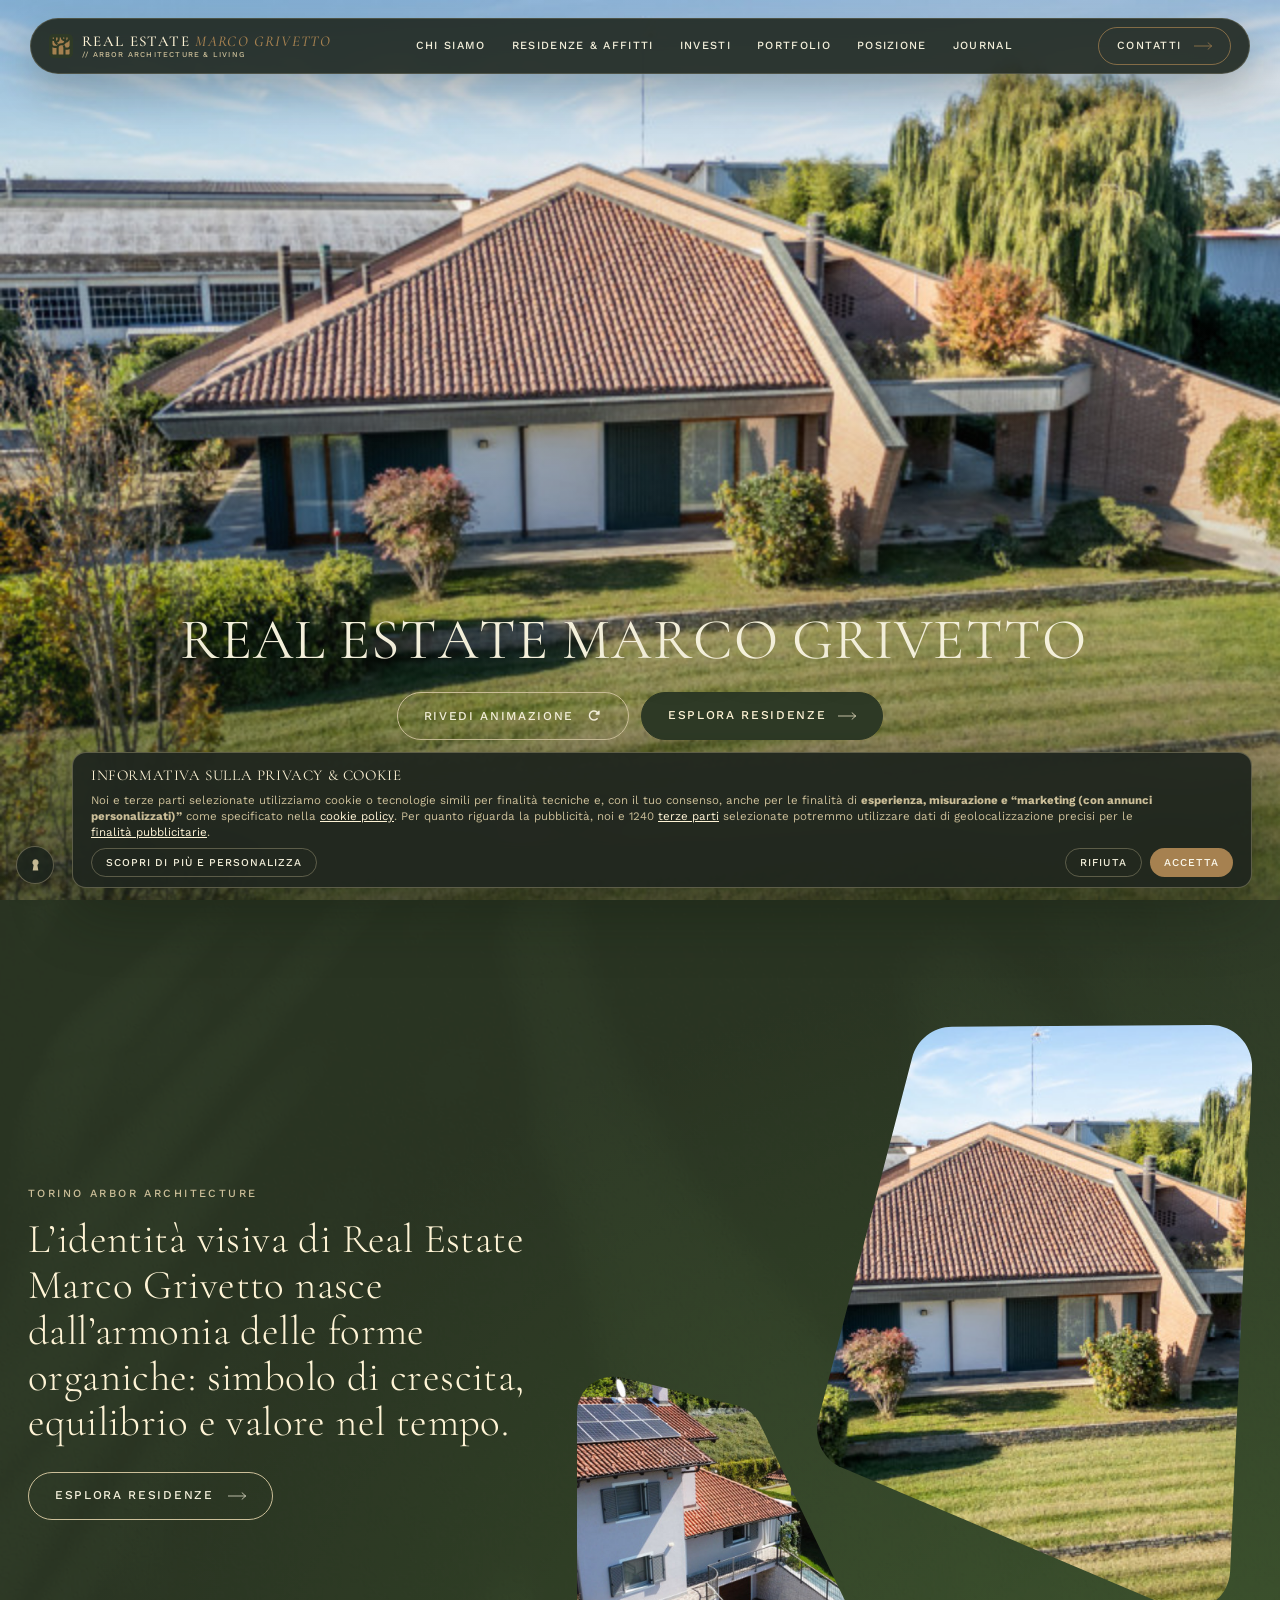
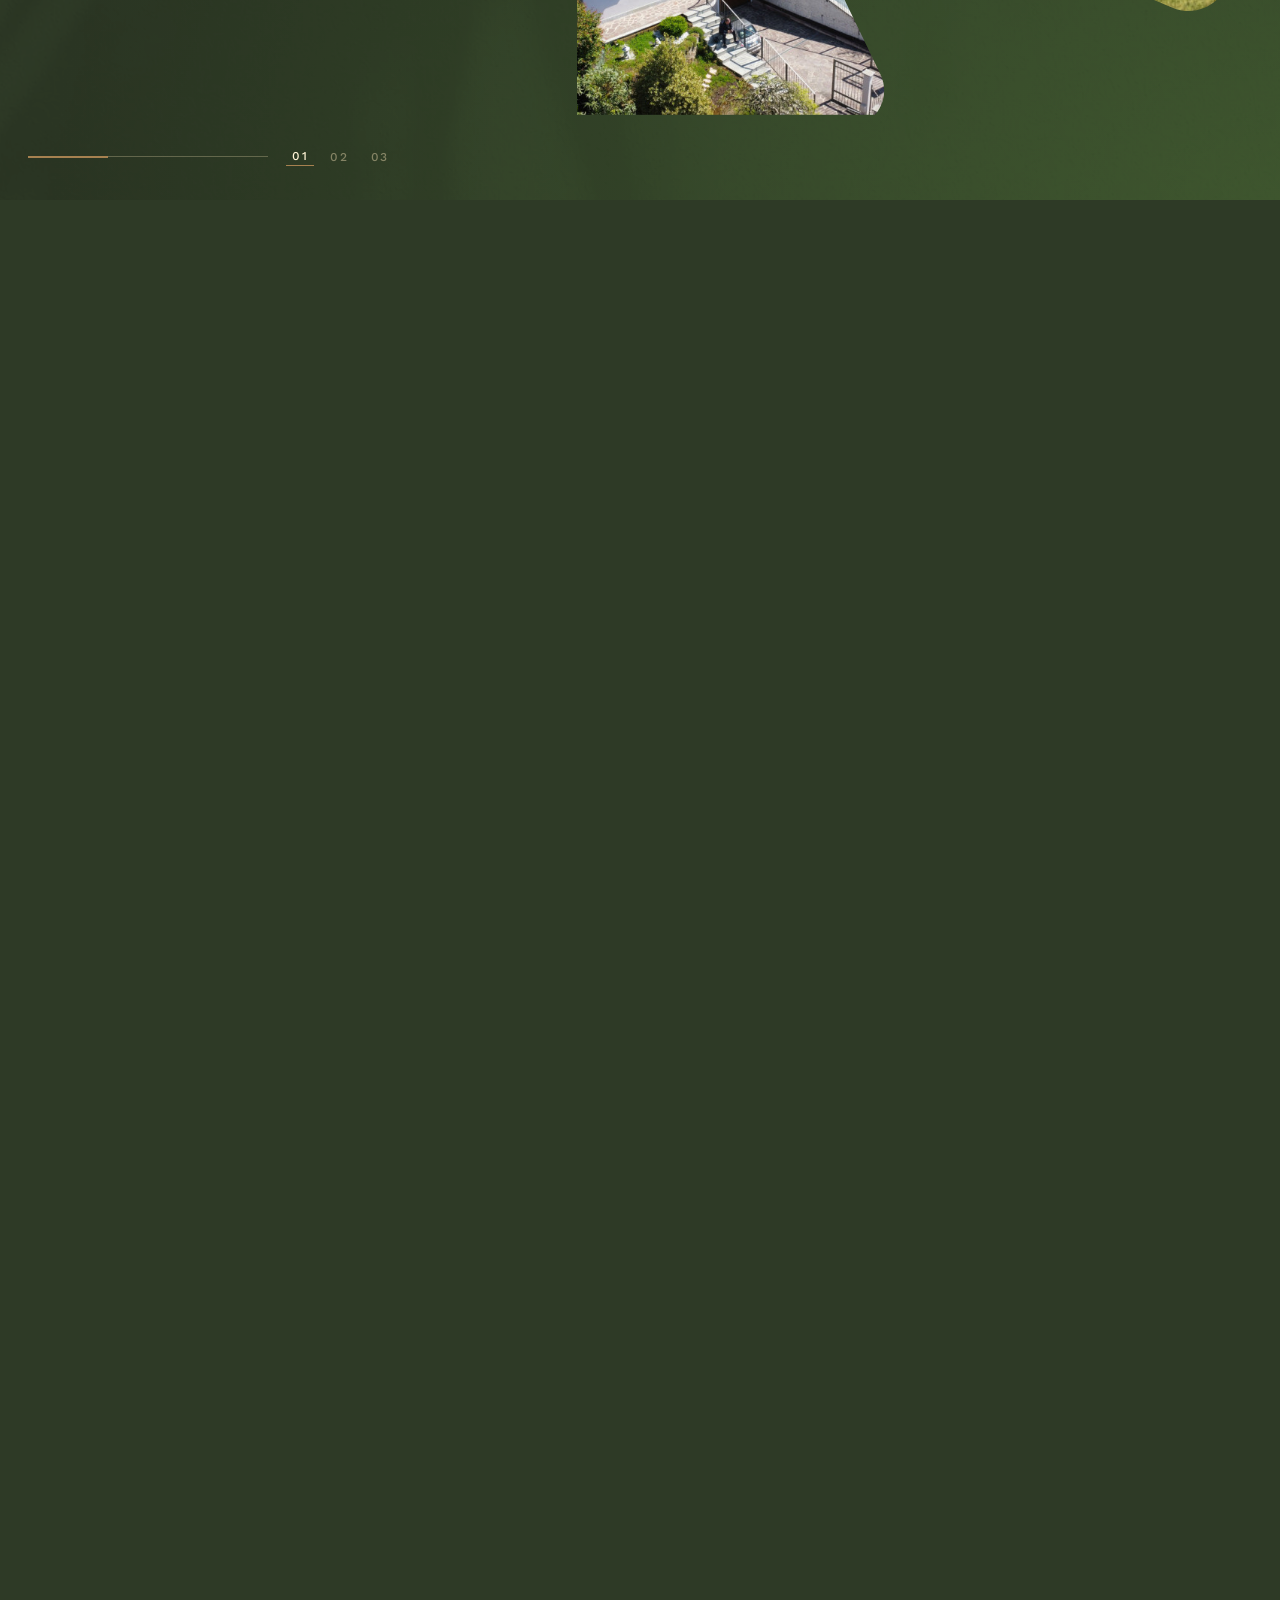
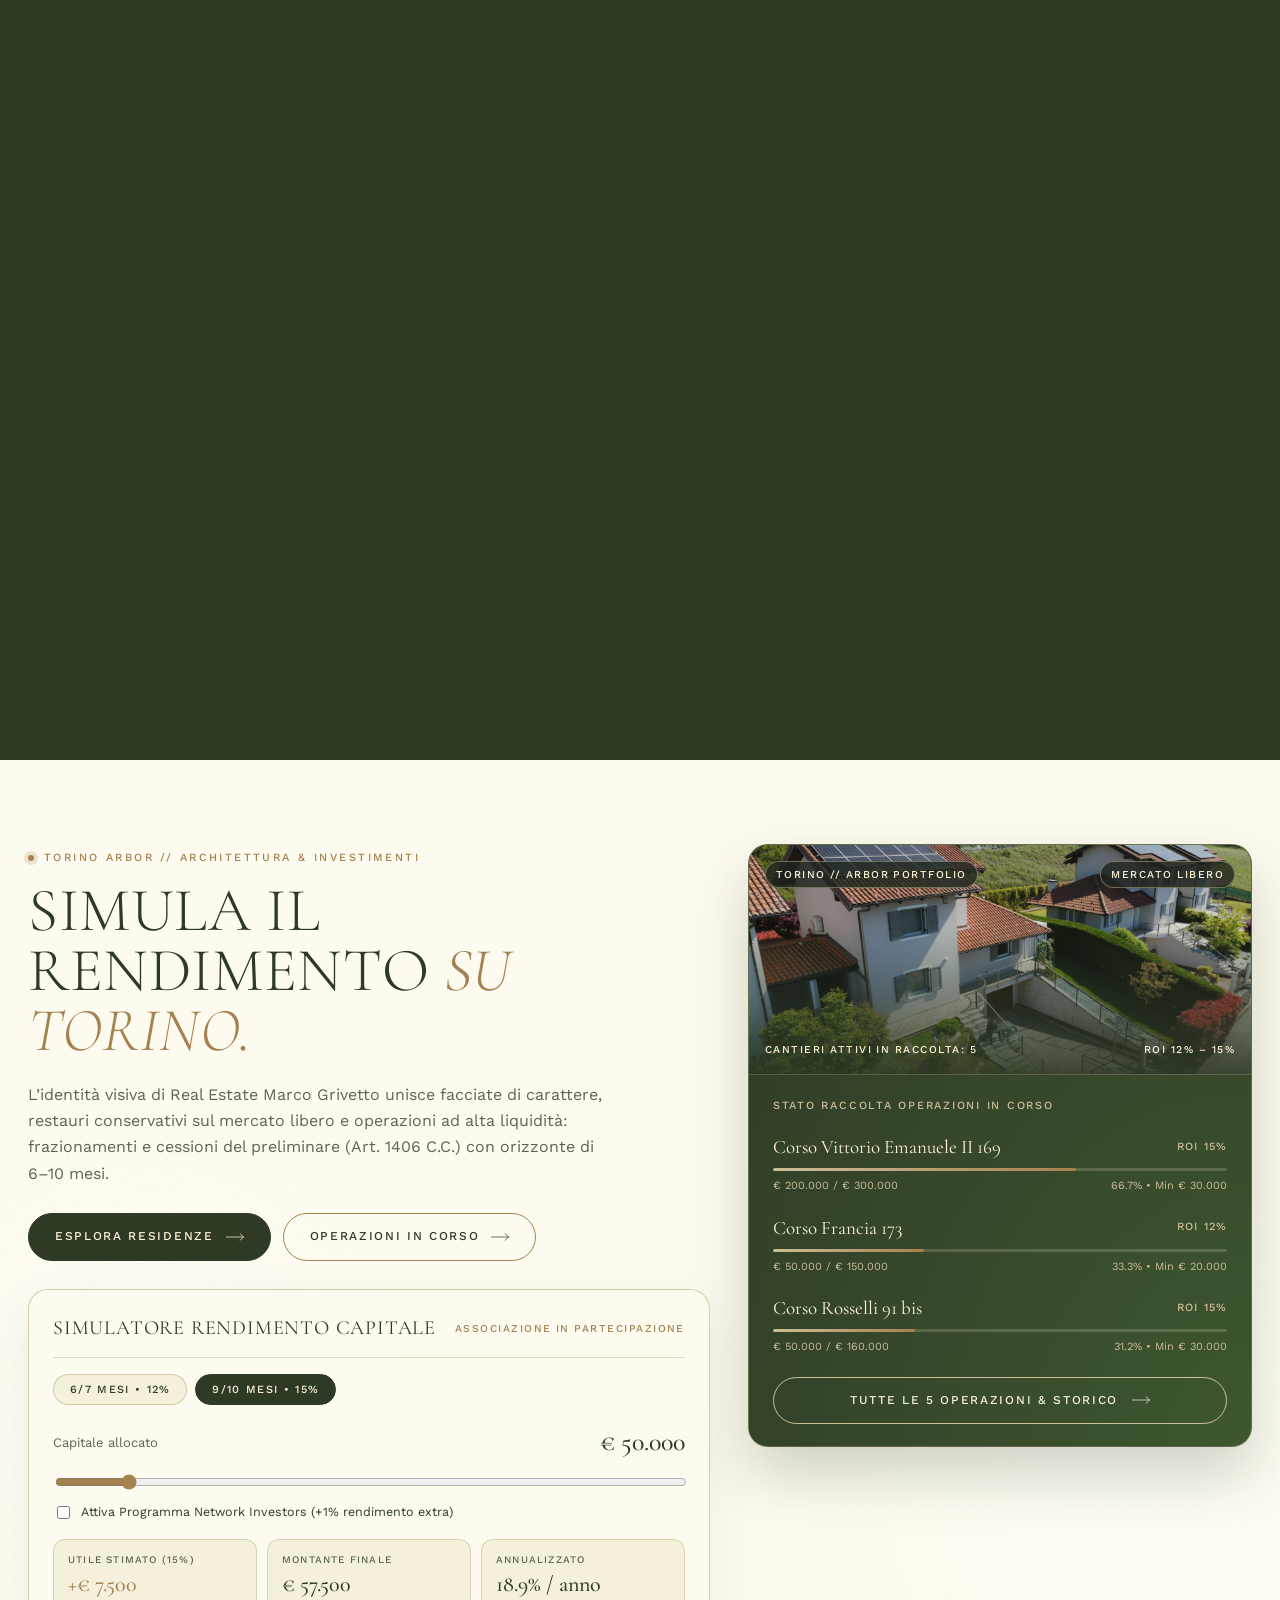
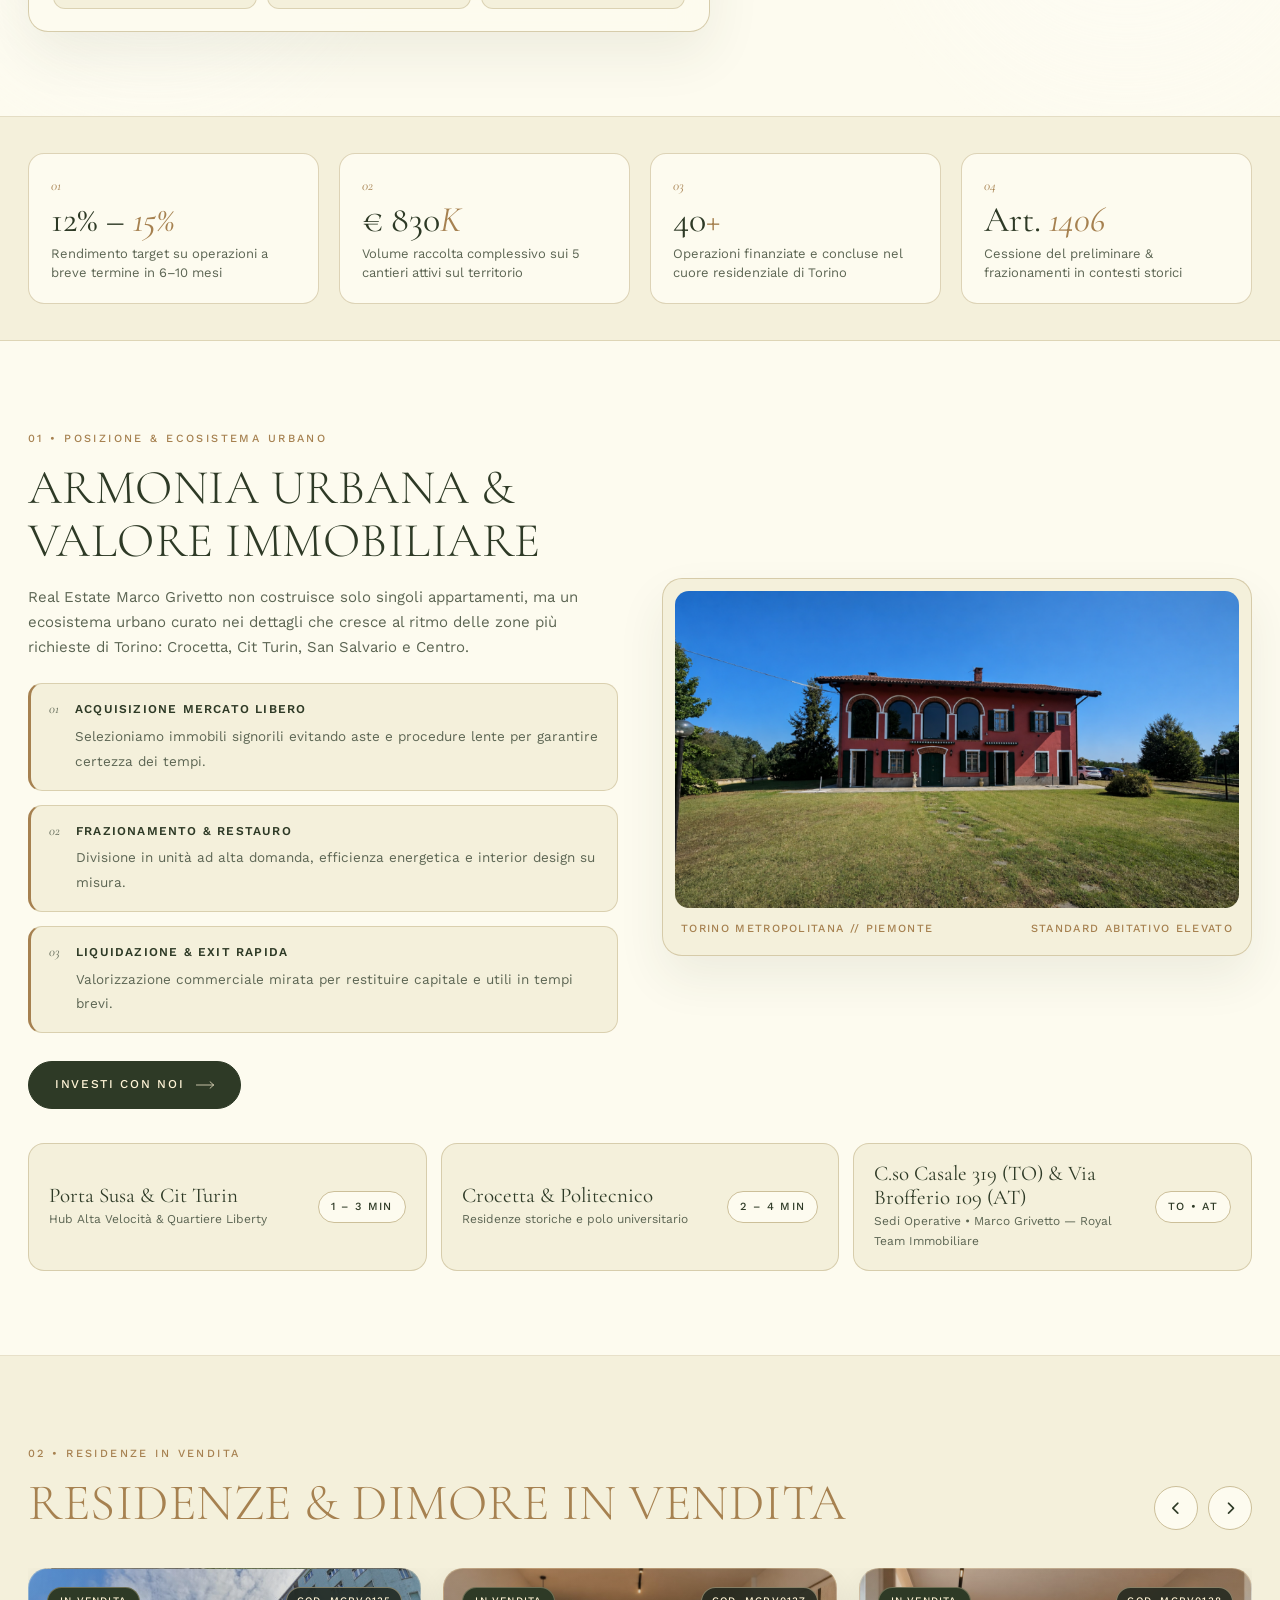
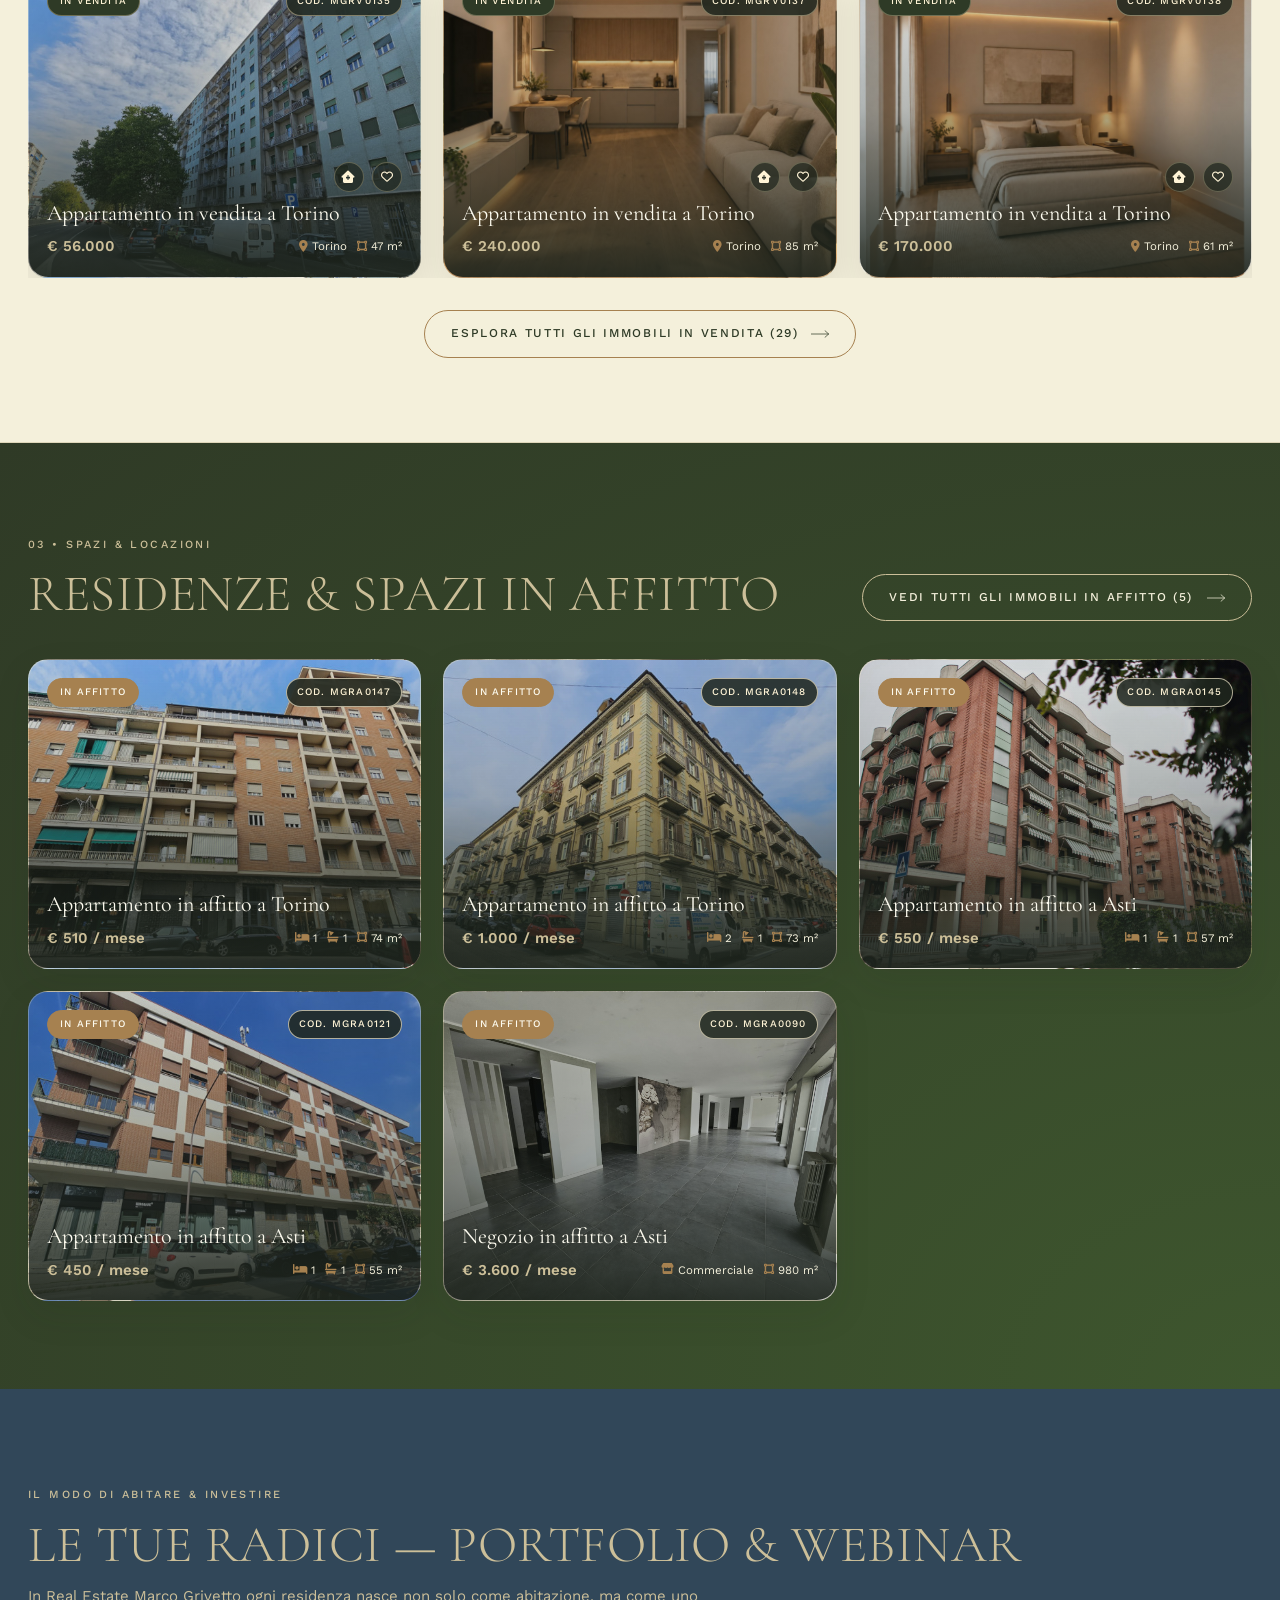
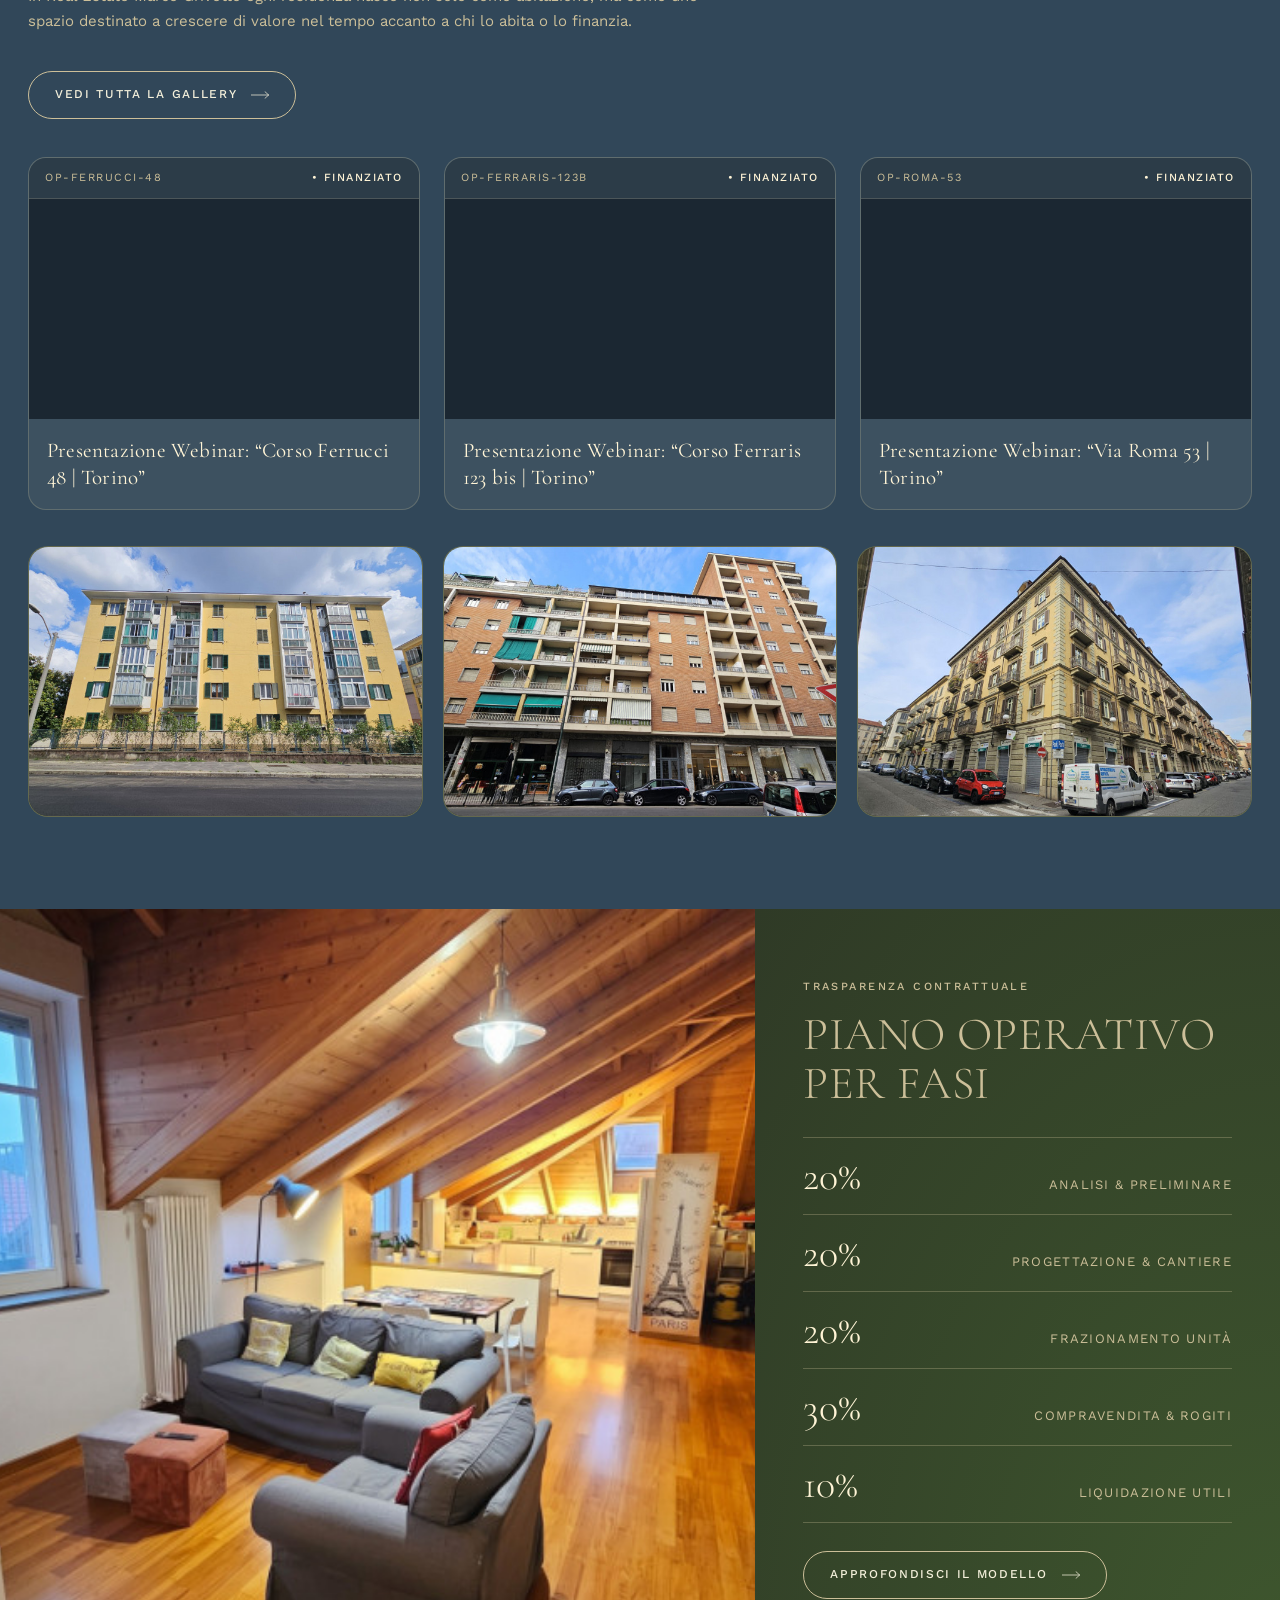
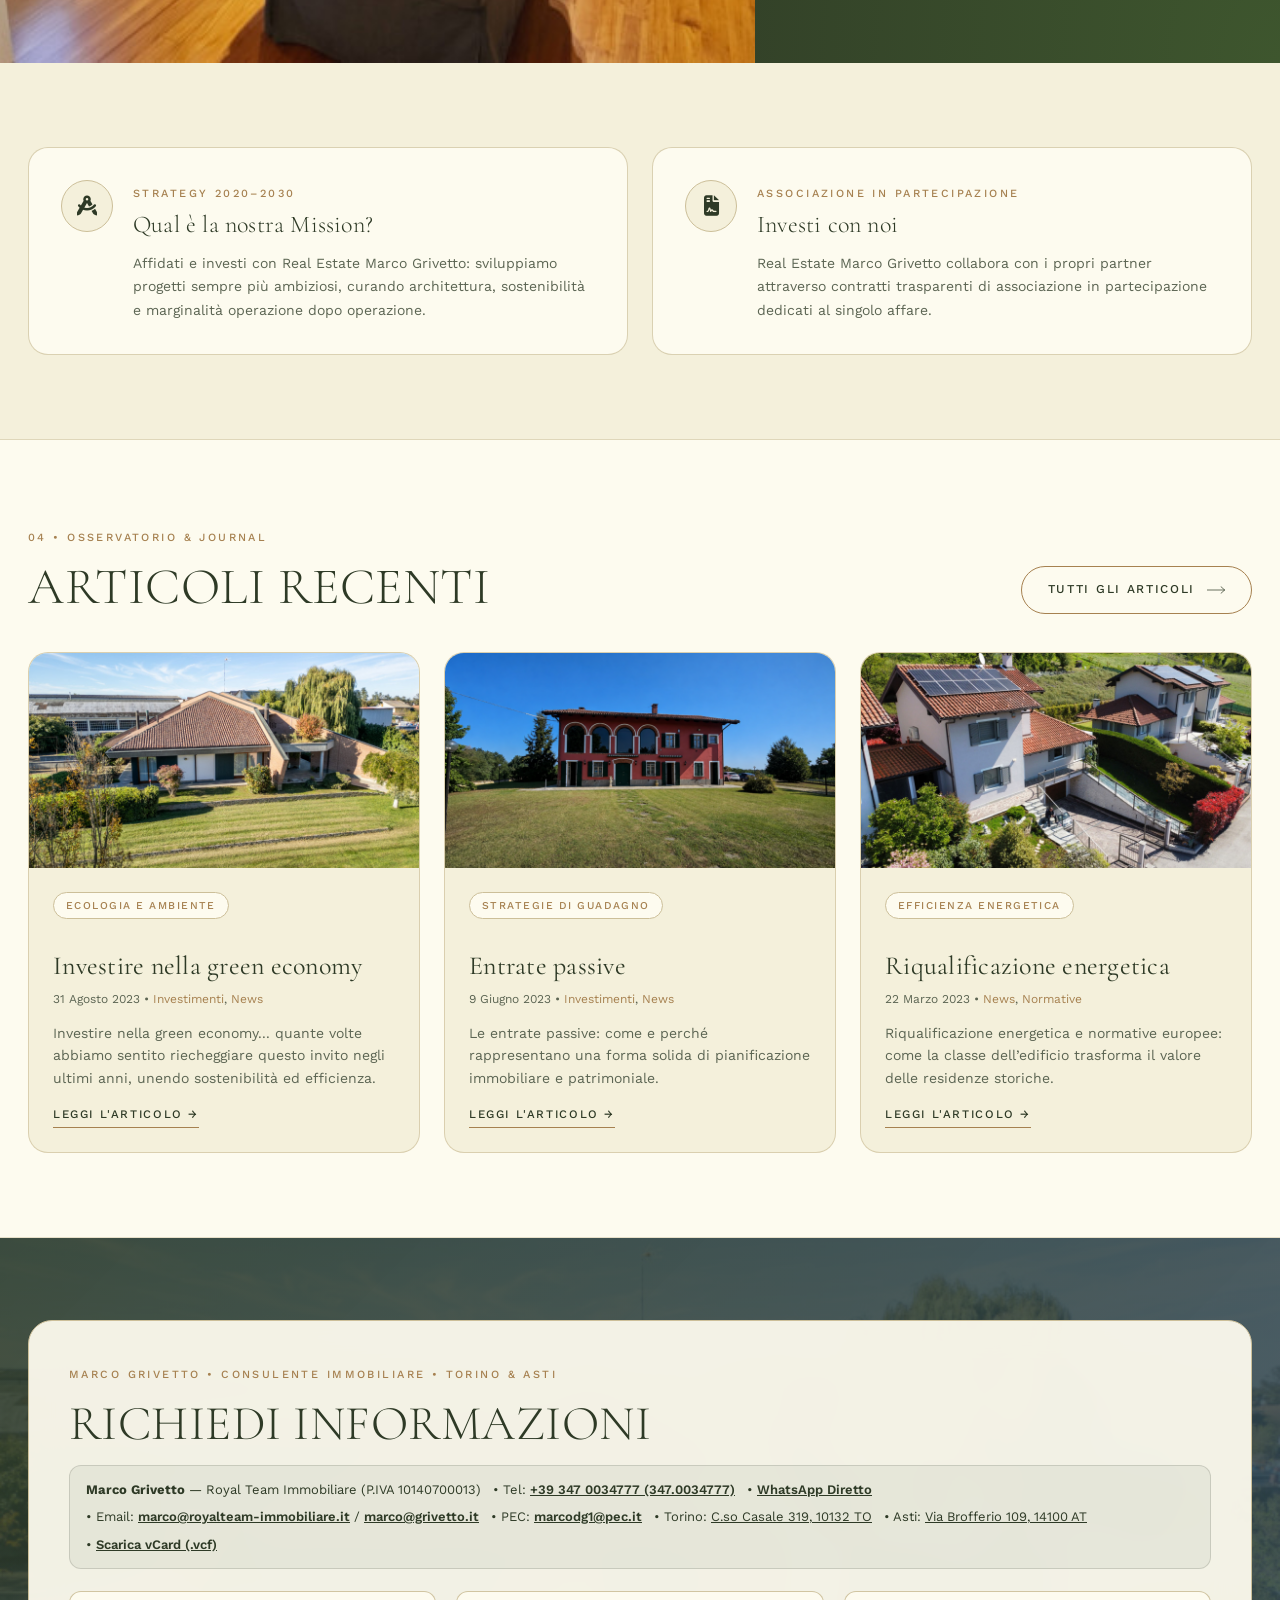
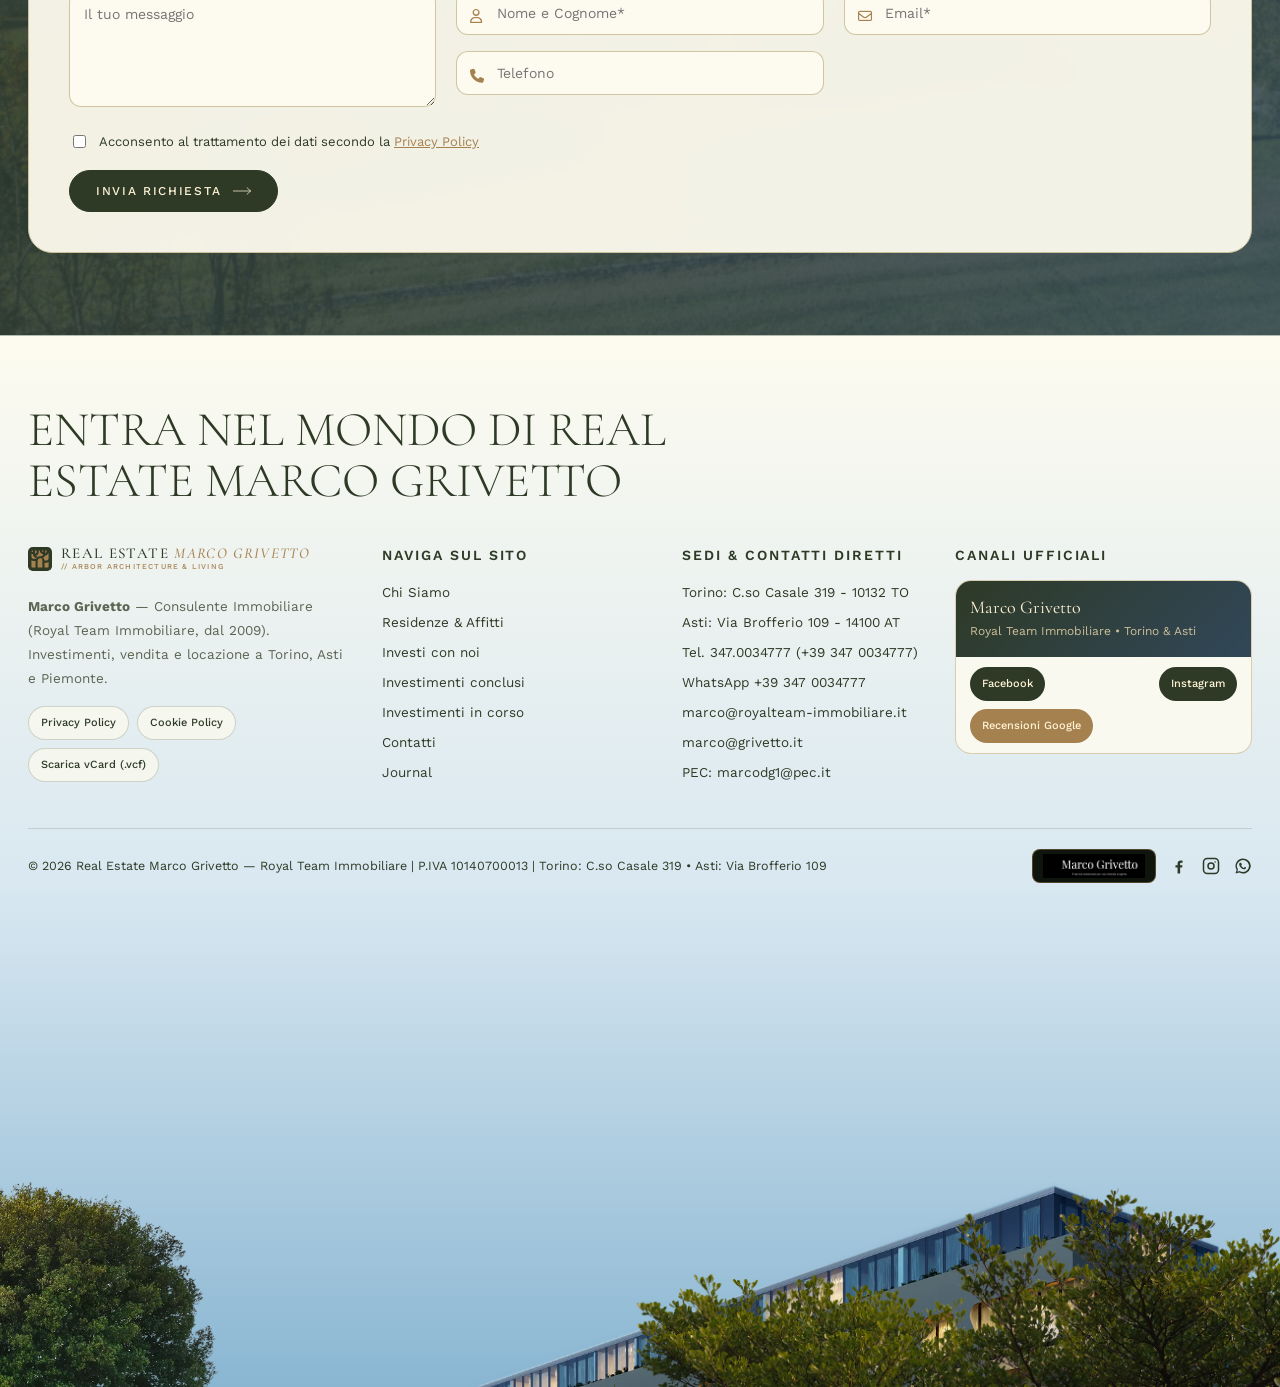
<file: index.html>
<!DOCTYPE html>
<html lang="it-IT">
<head>
  <meta charset="UTF-8">
  <meta name="viewport" content="width=device-width, initial-scale=1.0">
  <title>Real Estate Marco Grivetto - Architettura, Residenze &amp; Investimenti Immobiliari</title>
  <meta name="description" content="Marco Grivetto - Royal Team Immobiliare (P.IVA 10140700013). Portfolio immobiliare, appartamenti in vendita e affitto e investimenti a Torino (C.so Casale 319) e Asti (Via Brofferio 109). Tel +39 347 0034777.">
  <link rel="icon" href="/assets/images/logos/ret-tech-mark.svg?v=arbor12" type="image/svg+xml">
  <link rel="stylesheet" href="https://cdnjs.cloudflare.com/ajax/libs/font-awesome/6.5.1/css/all.min.css">
  <link rel="stylesheet" href="/assets/css/style.css?v=arbor12">
</head>
<body class="tech-home">

  <!-- Belgrade Arbor Preloader -->
  <div id="arbor-loader" class="arbor-loader" aria-live="polite" aria-label="Caricamento animazione architettonica">
    <svg width="72" height="72" style="width:72px;height:72px;display:block;" viewBox="0 0 35 35" fill="none" xmlns="http://www.w3.org/2000/svg" aria-hidden="true">
      <g fill="#A68150">
        <path d="M0.00542084 6.72846V12.2388C0.00542084 14.8968 2.16022 17.0516 4.81573 17.0516H9.2175C10.6897 13.9501 13.8559 11.8003 17.5203 11.8003H19.2616C21.663 11.8003 23.6509 10.0441 24.0146 7.74233C20.1559 7.24411 17.1616 3.97579 17.0844 0H14.9844V2.96441C14.9844 6.62632 12.5132 9.70781 9.14775 10.6395C9.98974 11.3644 11.0858 11.8003 12.284 11.8003H13.0164C12.3887 12.1491 11.8107 12.5825 11.3026 13.0907C10.5901 13.8032 10.0221 14.6526 9.63601 15.5868C9.61359 15.6466 9.58618 15.7064 9.56626 15.7662C5.95167 14.6477 3.2862 11.3544 3.10684 7.416C2.01076 7.36618 0.966985 7.12703 0.00292969 6.72596H0.00542084V6.72846Z"/>
        <path d="M10.6076 0.00242615H7.46387L7.46885 6.52661C9.23753 6.3049 10.6076 4.79779 10.6076 2.96683V0.00242615Z"/>
        <path d="M3.08984 0.00232697H1.46066C0.656036 0.00232697 0.00585938 0.652504 0.00585938 1.45713V1.5219C0.793046 2.36389 1.87917 2.92439 3.09482 3.03399V0.00232697H3.09233H3.08984Z"/>
        <path d="M21.4619 0.00242615C21.5267 1.58178 22.6128 2.89459 24.0776 3.30562V0.00242615H21.4619Z"/>
        <path d="M28.4562 0.00242615L28.4512 6.03337C30.0156 5.23871 31.0843 3.61452 31.0843 1.74121V0.00242615H28.4562Z"/>
        <path d="M34.9979 4.60857C33.9292 7.86693 31.0819 10.3207 27.6043 10.8313C26.152 13.9876 22.9584 16.1797 19.2567 16.1797H17.5154C14.8574 16.1797 12.7051 18.3345 12.7051 20.99V35H22.3282V20.99C22.3282 19.4082 21.5659 18.0032 20.3826 17.1263C21.12 17.0491 21.8449 16.8673 22.53 16.5808C23.3172 16.2545 24.0421 15.8011 24.6773 15.2406C25.8556 16.7078 26.5954 18.5463 26.6901 20.5541H30.2175C32.6712 20.5541 34.699 18.7157 34.9929 16.3367V4.60857H34.9954H34.9979Z"/>
        <path d="M34.9999 23.5883C33.6099 24.4377 31.9732 24.926 30.2245 24.926H26.707V35H33.5426C34.3472 35 34.9974 34.3498 34.9974 33.5452V23.5883H34.9999Z"/>
        <path d="M8.33272 35V21.426H4.81529C3.05159 21.426 1.4 20.9278 0 20.0634V33.5402C0 34.3448 0.650177 34.995 1.4548 34.995H8.33272V35Z"/>
      </g>
    </svg>
    <div class="arbor-loader-track"><div id="arbor-loader-fill" class="arbor-loader-fill"></div></div>
    <p id="arbor-loader-pct" class="arbor-loader-pct">0%</p>
  </div>

  <!-- Cookie Banner (Arbor Warm Glass) -->
  <div id="iubenda-cs-banner" role="alertdialog" aria-label="Informativa">
    <div class="iubenda-cs-title">Informativa sulla Privacy &amp; Cookie</div>
    <div class="iubenda-cs-content">
      <p>Noi e terze parti selezionate utilizziamo cookie o tecnologie simili per finalità tecniche e, con il tuo consenso, anche per le finalità di <strong>esperienza, misurazione e “marketing (con annunci personalizzati)”</strong> come specificato nella <button type="button" class="iub-inline-link" data-cookie-action="customize">cookie policy</button>. Per quanto riguarda la pubblicità, noi e 1240 <button type="button" class="iub-inline-link" data-cookie-action="customize">terze parti</button> selezionate potremmo utilizzare dati di geolocalizzazione precisi per le <button type="button" class="iub-inline-link" data-cookie-action="customize">finalità pubblicitarie</button>.</p>
    </div>
    <div class="iubenda-cs-buttons">
      <button type="button" class="iubenda-cs-btn iubenda-cs-btn-dark" data-cookie-action="customize">Scopri di più e personalizza</button>
      <div class="iubenda-cs-right-btns">
        <button type="button" class="iubenda-cs-btn iubenda-cs-btn-dark" data-cookie-action="reject">Rifiuta</button>
        <button type="button" class="iubenda-cs-btn iubenda-cs-btn-orange" data-cookie-action="accept">Accetta</button>
      </div>
    </div>
  </div>

  <!-- Floating Privacy Preferences Keyhole -->
  <button id="iubenda-cs-preferences-btn" type="button" title="Le tue scelte sulla privacy" aria-label="Le tue scelte sulla privacy">
    <svg width="15" height="15" style="width:15px;height:15px;display:block;" viewBox="0 0 24 24" aria-hidden="true">
      <path d="M12 2a5 5 0 0 0-3 9l-1.5 9h9L15 11a5 5 0 0 0-3-9z"/>
    </svg>
  </button>

  <!-- Belgrade Arbor Style Floating Forest Capsule Header -->
  <header class="site-header tech-header">
    <div class="arbor-capsule">
      <a href="/" class="brand-mark" aria-label="Real Estate Marco Grivetto Home">
        <span class="brand-svg-box" aria-hidden="true">
          <svg class="brand-emblem-svg" width="24" height="24" style="width:24px;height:24px;display:block;flex-shrink:0;" viewBox="0 0 35 35" fill="none" xmlns="http://www.w3.org/2000/svg">
            <rect width="35" height="35" rx="7" fill="#2E3A26"/>
            <g transform="translate(5 5) scale(0.7143)" fill="#A68150">
              <path d="M0.00542084 6.72846V12.2388C0.00542084 14.8968 2.16022 17.0516 4.81573 17.0516H9.2175C10.6897 13.9501 13.8559 11.8003 17.5203 11.8003H19.2616C21.663 11.8003 23.6509 10.0441 24.0146 7.74233C20.1559 7.24411 17.1616 3.97579 17.0844 0H14.9844V2.96441C14.9844 6.62632 12.5132 9.70781 9.14775 10.6395C9.98974 11.3644 11.0858 11.8003 12.284 11.8003H13.0164C12.3887 12.1491 11.8107 12.5825 11.3026 13.0907C10.5901 13.8032 10.0221 14.6526 9.63601 15.5868C9.61359 15.6466 9.58618 15.7064 9.56626 15.7662C5.95167 14.6477 3.2862 11.3544 3.10684 7.416C2.01076 7.36618 0.966985 7.12703 0.00292969 6.72596H0.00542084V6.72846Z"/>
              <path d="M10.6076 0.00242615H7.46387L7.46885 6.52661C9.23753 6.3049 10.6076 4.79779 10.6076 2.96683V0.00242615Z"/>
              <path d="M3.08984 0.00232697H1.46066C0.656036 0.00232697 0.00585938 0.652504 0.00585938 1.45713V1.5219C0.793046 2.36389 1.87917 2.92439 3.09482 3.03399V0.00232697H3.09233H3.08984Z"/>
              <path d="M21.4619 0.00242615C21.5267 1.58178 22.6128 2.89459 24.0776 3.30562V0.00242615H21.4619Z"/>
              <path d="M28.4562 0.00242615L28.4512 6.03337C30.0156 5.23871 31.0843 3.61452 31.0843 1.74121V0.00242615H28.4562Z"/>
              <path d="M34.9979 4.60857C33.9292 7.86693 31.0819 10.3207 27.6043 10.8313C26.152 13.9876 22.9584 16.1797 19.2567 16.1797H17.5154C14.8574 16.1797 12.7051 18.3345 12.7051 20.99V35H22.3282V20.99C22.3282 19.4082 21.5659 18.0032 20.3826 17.1263C21.12 17.0491 21.8449 16.8673 22.53 16.5808C23.3172 16.2545 24.0421 15.8011 24.6773 15.2406C25.8556 16.7078 26.5954 18.5463 26.6901 20.5541H30.2175C32.6712 20.5541 34.699 18.7157 34.9929 16.3367V4.60857H34.9954H34.9979Z"/>
              <path d="M34.9999 23.5883C33.6099 24.4377 31.9732 24.926 30.2245 24.926H26.707V35H33.5426C34.3472 35 34.9974 34.3498 34.9974 33.5452V23.5883H34.9999Z"/>
              <path d="M8.33272 35V21.426H4.81529C3.05159 21.426 1.4 20.9278 0 20.0634V33.5402C0 34.3448 0.650177 34.995 1.4548 34.995H8.33272V35Z"/>
            </g>
          </svg>
        </span>
        <span class="brand-wordmark">
          <span class="brand-title">REAL ESTATE <span class="brand-accent">MARCO GRIVETTO</span></span>
          <span class="brand-sub">// ARBOR ARCHITECTURE &amp; LIVING</span>
        </span>
      </a>

      <nav class="header-nav stm_nav_menu" aria-label="Menu principale">
        <button class="stm_mobile_switcher" type="button" aria-label="Apri menu" aria-expanded="false">
          <span></span><span></span>
        </button>
        <ul class="menu">
          <li>
            <a href="/chi-siamo/">Chi Siamo</a>
            <ul class="sub-menu">
              <li><a href="/chi-siamo/#vision">Vision</a></li>
              <li><a href="/chi-siamo/#mission">Mission</a></li>
              <li><a href="/chi-siamo/#principi">Principi</a></li>
              <li><a href="/chi-siamo/#valori">Valori</a></li>
            </ul>
          </li>
          <li><a href="/appartamenti-in-vendita/">Residenze &amp; Affitti</a></li>
          <li>
            <a href="/investi-con-noi/">Investi</a>
            <ul class="sub-menu">
              <li><a href="/investi-con-noi/#modello-operativo">Modello operativo</a></li>
              <li><a href="/investi-con-noi/#come-funziona">Come funziona</a></li>
              <li><a href="/investi-con-noi/#perche-investire">Perchè investire</a></li>
              <li><a href="/investi-con-noi/#network-investitors">Network Investitors</a></li>
            </ul>
          </li>
          <li>
            <a href="#">Portfolio</a>
            <ul class="sub-menu">
              <li><a href="/investimenti-immobiliari-conclusi/">Investimenti immobiliari conclusi</a></li>
              <li><a href="/investimenti-immobiliari-in-corso/">Investimenti immobiliari in corso</a></li>
            </ul>
          </li>
          <li><a href="#Location">Posizione</a></li>
          <li><a href="/blog/">Journal</a></li>
        </ul>
      </nav>

      <a href="/contatti/" class="header-cta-pill">
        <span>Contatti</span>
        <svg class="btn-arrow-svg" width="18" height="8" style="width:18px;height:8px;flex-shrink:0;" viewBox="0 0 25 10" fill="none" xmlns="http://www.w3.org/2000/svg" aria-hidden="true">
          <path d="M0.5 5L24.5 5" stroke="currentColor" stroke-linecap="round"/>
          <path d="M19.5 0.5L24.5 5L19.5 9.5" stroke="currentColor" stroke-linecap="round" stroke-linejoin="bevel"/>
        </svg>
      </a>
    </div>
  </header>

  <!-- Belgrade Arbor #HeroVideo: Architectural Motion Reveal (/assets/arbor/hero.mp4) -->
  <section id="HeroVideo" class="hero-video-stage">
    <video id="arbor-hero-video" class="hero-video-el" muted playsinline autoplay preload="auto" poster="/assets/images/properties/Mgrv0077.jpg">
      <source src="/assets/arbor/hero.mp4" type="video/mp4">
    </video>
    <div class="hero-video-overlay">
      <h1 id="hero-stagger-title" class="hero-huge-title">Real Estate Marco Grivetto</h1>
      <div class="hero-video-controls">
        <button id="replay-hero-btn" type="button" class="btn-arbor-cream-outline">
          <span>Rivedi Animazione</span>
          <i class="fa-solid fa-rotate-right" aria-hidden="true"></i>
        </button>
        <a href="#Introduction" class="btn-tech-primary">
          <span>Esplora Residenze</span>
          <svg class="btn-arrow-svg" width="18" height="8" style="width:18px;height:8px;flex-shrink:0;" viewBox="0 0 25 10" fill="none" xmlns="http://www.w3.org/2000/svg" aria-hidden="true">
            <path d="M0.5 5L24.5 5" stroke="currentColor" stroke-linecap="round"/>
            <path d="M19.5 0.5L24.5 5L19.5 9.5" stroke="currentColor" stroke-linecap="round" stroke-linejoin="bevel"/>
          </svg>
        </a>
      </div>
    </div>
  </section>

  <!-- Belgrade Arbor #Introduction: Sticky Morphing Clipped Archways & Leaf Shadows -->
  <section id="Introduction" class="arbor-intro-section">
    <div id="arbor-intro-scroller" class="arbor-intro-scroller">
      <div class="arbor-intro-sticky">
        <img src="/assets/arbor/leafs.webp" alt="Ombra naturale di foglie" width="1921" height="1280" class="leafs-overlay" loading="lazy">

        <div class="intro-morphs-layer">
          <div class="container">
            <div id="intro-morph-wrapper" class="morph-wrapper">
              <div id="frame1">
                <svg class="morph-svg" width="100%" height="100%" viewBox="0 0 612 824" preserveAspectRatio="xMidYMid meet" xmlns="http://www.w3.org/2000/svg">
                  <defs>
                    <clipPath id="morphClip1" clipPathUnits="userSpaceOnUse">
                      <path d="M553.198 0.00122967L189.96 2.32976C163.484 2.49949 140.431 20.4481 133.781 46.0702L1.88108 554.296C-5.39412 582.328 8.9737 611.457 35.6469 622.752L499.834 819.32C537.355 835.208 579.21 808.786 580.992 768.087L611.943 60.9657C613.404 27.5877 586.616 -0.212979 553.198 0.00122967Z"/>
                    </clipPath>
                  </defs>
                  <image class="morph1ImgA" href="/assets/images/properties/Mgrv0077.jpg" x="-120" y="-20" width="840" height="860" preserveAspectRatio="xMidYMid slice" clip-path="url(#morphClip1)" style="opacity:1"/>
                  <image class="morph1ImgB" href="/assets/images/properties/Mgrv0131.png" x="0" y="0" width="612" height="824" preserveAspectRatio="xMidYMid slice" clip-path="url(#morphClip1)" style="opacity:0"/>
                </svg>
              </div>

              <div id="frame2">
                <svg class="morph-svg" width="100%" height="100%" viewBox="0 0 563 559" preserveAspectRatio="xMidYMid meet" xmlns="http://www.w3.org/2000/svg">
                  <defs>
                    <clipPath id="morphClip2" clipPathUnits="userSpaceOnUse">
                      <path d="M0.001 662.73L0.001 67.2785C0.001 23.7338 40.7156 -8.32866 82.9967 1.92087L291.561 52.4799C311.134 57.2245 327.547 70.5073 336.282 88.67L556.309 546.185C575.299 585.673 552.085 632.5 509.182 641.246L80.5926 728.624C38.9549 737.112 0.00109921 705.263 0.001 662.73Z"/>
                    </clipPath>
                  </defs>
                  <image class="morph2ImgA" href="/assets/images/properties/Mgrv0128.jpg" x="-120" y="0" width="820" height="620" preserveAspectRatio="xMidYMid slice" clip-path="url(#morphClip2)" style="opacity:1"/>
                  <image class="morph2ImgB" href="/assets/images/properties/Mgrv0135.jpg" x="-120" y="0" width="820" height="620" preserveAspectRatio="xMidYMid slice" clip-path="url(#morphClip2)" style="opacity:0"/>
                </svg>
              </div>
            </div>
          </div>
        </div>

        <!-- Screen 1 -->
        <div class="intro-screen intro-screen-1 is-active">
          <div class="container">
            <div class="intro-screen-box">
              <div class="arbor-kicker light">Torino Arbor Architecture</div>
              <h2>L’identità visiva di Real Estate Marco Grivetto nasce dall’armonia delle forme organiche: simbolo di crescita, equilibrio e valore nel tempo.</h2>
              <a href="/appartamenti-in-vendita/" class="btn-arbor-cream-outline">
                <span>Esplora Residenze</span>
                <svg class="btn-arrow-svg" width="18" height="8" style="width:18px;height:8px;flex-shrink:0;" viewBox="0 0 25 10" fill="none" xmlns="http://www.w3.org/2000/svg" aria-hidden="true">
                  <path d="M0.5 5L24.5 5" stroke="currentColor" stroke-linecap="round"/>
                  <path d="M19.5 0.5L24.5 5L19.5 9.5" stroke="currentColor" stroke-linecap="round" stroke-linejoin="bevel"/>
                </svg>
              </a>
            </div>
          </div>
        </div>

        <!-- Screen 2 -->
        <div class="intro-screen intro-screen-2">
          <div class="container intro-align-right">
            <div class="intro-screen-box">
              <div class="arbor-kicker light">Ecosistema Urbano Torino</div>
              <h2>Non solo appartamenti di pregio, ma un ecosistema di frazionamenti e restauri sul mercato libero che evolve con il ritmo della città.</h2>
              <a href="/investimenti-immobiliari-in-corso/" class="btn-arbor-cream-outline">
                <span>Cantieri in Corso</span>
                <svg class="btn-arrow-svg" width="18" height="8" style="width:18px;height:8px;flex-shrink:0;" viewBox="0 0 25 10" fill="none" xmlns="http://www.w3.org/2000/svg" aria-hidden="true">
                  <path d="M0.5 5L24.5 5" stroke="currentColor" stroke-linecap="round"/>
                  <path d="M19.5 0.5L24.5 5L19.5 9.5" stroke="currentColor" stroke-linecap="round" stroke-linejoin="bevel"/>
                </svg>
              </a>
            </div>
          </div>
        </div>

        <!-- Screen 3 -->
        <div class="intro-screen intro-screen-3">
          <div class="container">
            <div style="max-width:780px;">
              <div class="arbor-kicker light">Residenze &amp; Capitale</div>
              <h2 class="hero-statement">Un Nuovo Capitolo dell’Abitare di Prestigio.</h2>
              <p style="color:var(--color-cream-dark);max-width:560px;margin-bottom:26px;">Cessioni del preliminare (Art. 1406 C.C.), restauri su Crocetta e Cit Turin e rendimenti target del 12–15% in 6–10 mesi.</p>
              <a href="#CalculatorHub" class="btn-arbor-cream-outline">
                <span>Simula Investimento</span>
                <svg class="btn-arrow-svg" width="18" height="8" style="width:18px;height:8px;flex-shrink:0;" viewBox="0 0 25 10" fill="none" xmlns="http://www.w3.org/2000/svg" aria-hidden="true">
                  <path d="M0.5 5L24.5 5" stroke="currentColor" stroke-linecap="round"/>
                  <path d="M19.5 0.5L24.5 5L19.5 9.5" stroke="currentColor" stroke-linecap="round" stroke-linejoin="bevel"/>
                </svg>
              </a>
            </div>
          </div>
        </div>

        <!-- Bottom-Left Progress & Chapter Buttons (01 / 02 / 03) -->
        <div class="intro-progress-hud">
          <div class="container">
            <div class="intro-progress-inner">
              <div class="intro-progress-track"><div id="intro-progress-fill" class="intro-progress-fill"></div></div>
              <div class="intro-step-btns" role="tablist" aria-label="Capitoli presentazione">
                <button type="button" class="intro-step-btn active" data-intro-step="0">01</button>
                <button type="button" class="intro-step-btn" data-intro-step="1">02</button>
                <button type="button" class="intro-step-btn" data-intro-step="2">03</button>
              </div>
            </div>
          </div>
        </div>
      </div>
    </div>
  </section>

  <!-- #CalculatorHub: Interactive Quantitative ROI Simulator & Active Funding Operations -->
  <section id="CalculatorHub" class="arbor-hero">
    <div class="arbor-canopy-backdrop" aria-hidden="true"></div>
    <div class="container arbor-hero-grid">
      <div>
        <div class="arbor-kicker">
          <span class="pulse-dot" aria-hidden="true"></span>
          <span>TORINO ARBOR // ARCHITETTURA &amp; INVESTIMENTI</span>
        </div>
        <h2 class="arbor-hero-title">Simula il rendimento <span>su Torino.</span></h2>
        <p class="arbor-hero-lead">L’identità visiva di Real Estate Marco Grivetto unisce facciate di carattere, restauri conservativi sul mercato libero e operazioni ad alta liquidità: frazionamenti e cessioni del preliminare (Art. 1406 C.C.) con orizzonte di 6–10 mesi.</p>

        <div class="tech-hero-actions">
          <a href="/appartamenti-in-vendita/" class="btn-tech-primary">
            <span>Esplora Residenze</span>
            <svg class="btn-arrow-svg" width="18" height="8" style="width:18px;height:8px;flex-shrink:0;" viewBox="0 0 25 10" fill="none" xmlns="http://www.w3.org/2000/svg" aria-hidden="true">
              <path d="M0.5 5L24.5 5" stroke="currentColor" stroke-linecap="round"/>
              <path d="M19.5 0.5L24.5 5L19.5 9.5" stroke="currentColor" stroke-linecap="round" stroke-linejoin="bevel"/>
            </svg>
          </a>
          <a href="/investimenti-immobiliari-in-corso/" class="btn-tech-ghost">
            <span>Operazioni in Corso</span>
            <svg class="btn-arrow-svg" width="18" height="8" style="width:18px;height:8px;flex-shrink:0;" viewBox="0 0 25 10" fill="none" xmlns="http://www.w3.org/2000/svg" aria-hidden="true">
              <path d="M0.5 5L24.5 5" stroke="currentColor" stroke-linecap="round"/>
              <path d="M19.5 0.5L24.5 5L19.5 9.5" stroke="currentColor" stroke-linecap="round" stroke-linejoin="bevel"/>
            </svg>
          </a>
        </div>

        <!-- Quantitative ROI Simulator Styled as Arbor Ivory Pavilion Panel -->
        <div id="roi-calculator" class="roi-terminal">
          <div class="roi-terminal-header">
            <span class="roi-terminal-title">Simulatore Rendimento Capitale</span>
            <span class="roi-terminal-sub">Associazione in Partecipazione</span>
          </div>
          <div class="roi-mode-group">
            <button type="button" class="roi-mode-btn" data-roi-mode="short" data-rate="0.12" data-months="6.5">6/7 Mesi &bull; 12%</button>
            <button type="button" class="roi-mode-btn active" data-roi-mode="medium" data-rate="0.15" data-months="9.5">9/10 Mesi &bull; 15%</button>
          </div>
          <div class="roi-slider-row">
            <span>Capitale allocato</span>
            <strong id="roi-capital-display">€ 50.000</strong>
          </div>
          <input id="roi-capital-slider" class="roi-range-input" type="range" min="20000" max="300000" step="10000" value="50000" aria-label="Capitale da investire">
          <label class="roi-bonus-label">
            <input id="roi-network-bonus" type="checkbox">
            <span>Attiva Programma Network Investors (+1% rendimento extra)</span>
          </label>
          <div class="roi-output-grid">
            <div class="roi-metric">
              <div class="roi-metric-label">Utile Stimato (<span id="roi-effective-rate">15%</span>)</div>
              <div id="roi-net-profit" class="roi-metric-val highlight">+€ 7.500</div>
            </div>
            <div class="roi-metric">
              <div class="roi-metric-label">Montante Finale</div>
              <div id="roi-total-return" class="roi-metric-val">€ 57.500</div>
            </div>
            <div class="roi-metric">
              <div class="roi-metric-label">Annualizzato</div>
              <div id="roi-annualized" class="roi-metric-val">18.9% / anno</div>
            </div>
          </div>
        </div>
      </div>

      <!-- Right Pine-Green Canopy Feature Panel -->
      <aside class="telemetry-panel">
        <div class="telemetry-visual">
          <img src="/assets/images/properties/Mgrv0128.jpg" alt="Residenza di pregio Torino">
          <div class="telemetry-hud">
            <div class="hud-row">
              <span class="hud-badge">TORINO // ARBOR PORTFOLIO</span>
              <span class="hud-badge">MERCATO LIBERO</span>
            </div>
            <div class="hud-row">
              <span>CANTIERI ATTIVI IN RACCOLTA: 5</span>
              <span>ROI 12% – 15%</span>
            </div>
          </div>
        </div>
        <div class="telemetry-body">
          <div class="telemetry-list-title">Stato Raccolta Operazioni in Corso</div>

          <div class="funding-row">
            <div class="funding-meta">
              <span>Corso Vittorio Emanuele II 169</span>
              <span class="mono">ROI 15%</span>
            </div>
            <div class="funding-bar-track"><div class="funding-bar-fill" style="width:66.7%;"></div></div>
            <div class="funding-sub"><span>€ 200.000 / € 300.000</span><span>66.7% &bull; Min € 30.000</span></div>
          </div>

          <div class="funding-row">
            <div class="funding-meta">
              <span>Corso Francia 173</span>
              <span class="mono">ROI 12%</span>
            </div>
            <div class="funding-bar-track"><div class="funding-bar-fill" style="width:33.3%;"></div></div>
            <div class="funding-sub"><span>€ 50.000 / € 150.000</span><span>33.3% &bull; Min € 20.000</span></div>
          </div>

          <div class="funding-row">
            <div class="funding-meta">
              <span>Corso Rosselli 91 bis</span>
              <span class="mono">ROI 15%</span>
            </div>
            <div class="funding-bar-track"><div class="funding-bar-fill" style="width:31.2%;"></div></div>
            <div class="funding-sub"><span>€ 50.000 / € 160.000</span><span>31.2% &bull; Min € 30.000</span></div>
          </div>

          <div style="margin-top:20px;">
            <a href="/investimenti-immobiliari-in-corso/" class="btn-arbor-cream-outline" style="width:100%;">
              <span>Tutte le 5 operazioni &amp; storico</span>
              <svg class="btn-arrow-svg" width="18" height="8" style="width:18px;height:8px;flex-shrink:0;" viewBox="0 0 25 10" fill="none" xmlns="http://www.w3.org/2000/svg" aria-hidden="true">
                <path d="M0.5 5L24.5 5" stroke="currentColor" stroke-linecap="round"/>
                <path d="M19.5 0.5L24.5 5L19.5 9.5" stroke="currentColor" stroke-linecap="round" stroke-linejoin="bevel"/>
              </svg>
            </a>
          </div>
        </div>
      </aside>
    </div>
  </section>

  <!-- 01 / 02 / 03 / 04 Arbor Ecosystem KPI Strip -->
  <section class="arbor-kpi-strip">
    <div class="container kpi-grid">
      <div class="kpi-card">
        <div class="kpi-num">01</div>
        <div class="kpi-val">12% – <span>15%</span></div>
        <div class="kpi-label">Rendimento target su operazioni a breve termine in 6–10 mesi</div>
      </div>
      <div class="kpi-card">
        <div class="kpi-num">02</div>
        <div class="kpi-val">€ 830<span>K</span></div>
        <div class="kpi-label">Volume raccolta complessivo sui 5 cantieri attivi sul territorio</div>
      </div>
      <div class="kpi-card">
        <div class="kpi-num">03</div>
        <div class="kpi-val">40<span>+</span></div>
        <div class="kpi-label">Operazioni finanziate e concluse nel cuore residenziale di Torino</div>
      </div>
      <div class="kpi-card">
        <div class="kpi-num">04</div>
        <div class="kpi-val">Art. <span>1406</span></div>
        <div class="kpi-label">Cessione del preliminare &amp; frazionamenti in contesti storici</div>
      </div>
    </div>
  </section>

  <!-- #Location: Architecture, Ecosystem & Torino Landmarks -->
  <section id="Location" class="tech-section">
    <div class="container">
      <div class="two-col-grid">
        <div>
          <div class="arbor-kicker">01 &bull; Posizione &amp; Ecosistema Urbano</div>
          <h2 style="text-transform:uppercase;">Armonia Urbana &amp; Valore Immobiliare</h2>
          <p style="color:var(--color-muted);">Real Estate Marco Grivetto non costruisce solo singoli appartamenti, ma un ecosistema urbano curato nei dettagli che cresce al ritmo delle zone più richieste di Torino: Crocetta, Cit Turin, San Salvario e Centro.</p>

          <div class="pipeline-steps">
            <div class="pipeline-step">
              <span class="pipeline-num">01</span>
              <div>
                <strong>Acquisizione Mercato Libero</strong>
                <span>Selezioniamo immobili signorili evitando aste e procedure lente per garantire certezza dei tempi.</span>
              </div>
            </div>
            <div class="pipeline-step">
              <span class="pipeline-num">02</span>
              <div>
                <strong>Frazionamento &amp; Restauro</strong>
                <span>Divisione in unità ad alta domanda, efficienza energetica e interior design su misura.</span>
              </div>
            </div>
            <div class="pipeline-step">
              <span class="pipeline-num">03</span>
              <div>
                <strong>Liquidazione &amp; Exit Rapida</strong>
                <span>Valorizzazione commerciale mirata per restituire capitale e utili in tempi brevi.</span>
              </div>
            </div>
          </div>

          <a href="/investi-con-noi/" class="btn-tech-primary">
            <span>Investi con noi</span>
            <svg class="btn-arrow-svg" width="18" height="8" style="width:18px;height:8px;flex-shrink:0;" viewBox="0 0 25 10" fill="none" xmlns="http://www.w3.org/2000/svg" aria-hidden="true">
              <path d="M0.5 5L24.5 5" stroke="currentColor" stroke-linecap="round"/>
              <path d="M19.5 0.5L24.5 5L19.5 9.5" stroke="currentColor" stroke-linecap="round" stroke-linejoin="bevel"/>
            </svg>
          </a>
        </div>

        <div class="cad-frame">
          <img src="/assets/images/properties/Mgrv0131.png" alt="Architettura e sviluppi Real Estate Marco Grivetto">
          <div class="cad-frame-footer">
            <span>TORINO METROPOLITANA // PIEMONTE</span>
            <span>STANDARD ABITATIVO ELEVATO</span>
          </div>
        </div>
      </div>

      <!-- Torino Proximity Cards inspired by belgradearbor.rs #Around -->
      <div class="arbor-landmarks-grid">
        <div class="landmark-card">
          <div>
            <div class="landmark-name">Porta Susa &amp; Cit Turin</div>
            <div class="landmark-sub">Hub Alta Velocità &amp; Quartiere Liberty</div>
          </div>
          <span class="landmark-time">1 – 3 min</span>
        </div>
        <div class="landmark-card">
          <div>
            <div class="landmark-name">Crocetta &amp; Politecnico</div>
            <div class="landmark-sub">Residenze storiche e polo universitario</div>
          </div>
          <span class="landmark-time">2 – 4 min</span>
        </div>
        <div class="landmark-card">
          <div>
            <div class="landmark-name">C.so Casale 319 (TO) &amp; Via Brofferio 109 (AT)</div>
            <div class="landmark-sub">Sedi Operative &bull; Marco Grivetto &mdash; Royal Team Immobiliare</div>
          </div>
          <span class="landmark-time">TO &bull; AT</span>
        </div>
      </div>
    </div>
  </section>

  <!-- #Residences: Carousel -->
  <section id="Residences" class="tech-section-alt">
    <div class="container">
      <div class="tech-section-head">
        <div>
          <div class="arbor-kicker">02 &bull; Residenze in Vendita</div>
          <h2 style="color:var(--color-golden);">Residenze &amp; Dimore in Vendita</h2>
        </div>
        <div class="carousel-nav">
          <button id="carousel-prev" type="button" class="carousel-btn" aria-label="Precedente"><i class="fa-solid fa-chevron-left"></i></button>
          <button id="carousel-next" type="button" class="carousel-btn" aria-label="Successivo"><i class="fa-solid fa-chevron-right"></i></button>
        </div>
      </div>

      <div class="carousel-wrapper">
        <div class="carousel-viewport">
          <div id="apartments-carousel-track" class="carousel-track">
            <div class="carousel-slide">
              <div class="property-card" style="background-image: url('/assets/images/properties/Mgrv0135.jpg');">
                <a class="property-card-link-overlay" href="/appartamenti-in-vendita/#mgrv" aria-label="Mgrv0135 Appartamento in vendita a Torino"></a>
                <div class="property-card-top">
                  <span class="inventory_category_style_1">In Vendita</span>
                  <span class="mgr-code-badge">COD. Mgrv0135</span>
                </div>
                <div class="property-card-bottom">
                  <div class="property-card-actions">
                    <button type="button" class="property-icon-action" title="Confronta"><i class="fa-solid fa-house-medical"></i></button>
                    <button type="button" class="property-icon-action" title="Preferiti"><i class="fa-regular fa-heart"></i></button>
                  </div>
                  <a class="property-card-title" href="/appartamenti-in-vendita/#mgrv">Appartamento in vendita a Torino</a>
                  <div class="property-card-meta">
                    <span class="property-price">€ 56.000</span>
                    <div class="property-attrs">
                      <span class="property-attr"><i class="fa-solid fa-location-dot"></i> Torino</span>
                      <span class="property-attr"><i class="fa-solid fa-vector-square"></i> 47 m²</span>
                    </div>
                  </div>
                </div>
              </div>
            </div>

            <div class="carousel-slide">
              <div class="property-card" style="background-image: url('/assets/images/properties/Mgrv0137.jpg');">
                <a class="property-card-link-overlay" href="/appartamenti-in-vendita/#mgrv" aria-label="Mgrv0137 Appartamento in vendita a Torino"></a>
                <div class="property-card-top">
                  <span class="inventory_category_style_1">In Vendita</span>
                  <span class="mgr-code-badge">COD. Mgrv0137</span>
                </div>
                <div class="property-card-bottom">
                  <div class="property-card-actions">
                    <button type="button" class="property-icon-action" title="Confronta"><i class="fa-solid fa-house-medical"></i></button>
                    <button type="button" class="property-icon-action" title="Preferiti"><i class="fa-regular fa-heart"></i></button>
                  </div>
                  <a class="property-card-title" href="/appartamenti-in-vendita/#mgrv">Appartamento in vendita a Torino</a>
                  <div class="property-card-meta">
                    <span class="property-price">€ 240.000</span>
                    <div class="property-attrs">
                      <span class="property-attr"><i class="fa-solid fa-location-dot"></i> Torino</span>
                      <span class="property-attr"><i class="fa-solid fa-vector-square"></i> 85 m²</span>
                    </div>
                  </div>
                </div>
              </div>
            </div>

            <div class="carousel-slide">
              <div class="property-card" style="background-image: url('/assets/images/properties/Mgrv0138.jpg');">
                <a class="property-card-link-overlay" href="/appartamenti-in-vendita/#mgrv" aria-label="Mgrv0138 Appartamento in vendita a Torino"></a>
                <div class="property-card-top">
                  <span class="inventory_category_style_1">In Vendita</span>
                  <span class="mgr-code-badge">COD. Mgrv0138</span>
                </div>
                <div class="property-card-bottom">
                  <div class="property-card-actions">
                    <button type="button" class="property-icon-action" title="Confronta"><i class="fa-solid fa-house-medical"></i></button>
                    <button type="button" class="property-icon-action" title="Preferiti"><i class="fa-regular fa-heart"></i></button>
                  </div>
                  <a class="property-card-title" href="/appartamenti-in-vendita/#mgrv">Appartamento in vendita a Torino</a>
                  <div class="property-card-meta">
                    <span class="property-price">€ 170.000</span>
                    <div class="property-attrs">
                      <span class="property-attr"><i class="fa-solid fa-location-dot"></i> Torino</span>
                      <span class="property-attr"><i class="fa-solid fa-vector-square"></i> 61 m²</span>
                    </div>
                  </div>
                </div>
              </div>
            </div>

            <div class="carousel-slide">
              <div class="property-card" style="background-image: url('/assets/images/properties/Mgrv0146.jpg');">
                <a class="property-card-link-overlay" href="/appartamenti-in-vendita/#mgrv" aria-label="Mgrv0146 Appartamento in vendita a Torino"></a>
                <div class="property-card-top">
                  <span class="inventory_category_style_1">In Vendita</span>
                  <span class="mgr-code-badge">COD. Mgrv0146</span>
                </div>
                <div class="property-card-bottom">
                  <div class="property-card-actions">
                    <button type="button" class="property-icon-action" title="Confronta"><i class="fa-solid fa-house-medical"></i></button>
                    <button type="button" class="property-icon-action" title="Preferiti"><i class="fa-regular fa-heart"></i></button>
                  </div>
                  <a class="property-card-title" href="/appartamenti-in-vendita/#mgrv">Appartamento in vendita a Torino</a>
                  <div class="property-card-meta">
                    <span class="property-price">€ 118.000</span>
                    <div class="property-attrs">
                      <span class="property-attr"><i class="fa-solid fa-location-dot"></i> Torino</span>
                      <span class="property-attr"><i class="fa-solid fa-vector-square"></i> 74 m²</span>
                    </div>
                  </div>
                </div>
              </div>
            </div>

            <div class="carousel-slide">
              <div class="property-card" style="background-image: url('/assets/images/properties/Mgrv0141.jpg');">
                <a class="property-card-link-overlay" href="/appartamenti-in-vendita/#mgrv" aria-label="Mgrv0141 Appartamento in vendita a Torino"></a>
                <div class="property-card-top">
                  <span class="inventory_category_style_1">In Vendita</span>
                  <span class="mgr-code-badge">COD. Mgrv0141</span>
                </div>
                <div class="property-card-bottom">
                  <div class="property-card-actions">
                    <button type="button" class="property-icon-action" title="Confronta"><i class="fa-solid fa-house-medical"></i></button>
                    <button type="button" class="property-icon-action" title="Preferiti"><i class="fa-regular fa-heart"></i></button>
                  </div>
                  <a class="property-card-title" href="/appartamenti-in-vendita/#mgrv">Appartamento in vendita a Torino</a>
                  <div class="property-card-meta">
                    <span class="property-price">€ 130.000</span>
                    <div class="property-attrs">
                      <span class="property-attr"><i class="fa-solid fa-location-dot"></i> Torino</span>
                      <span class="property-attr"><i class="fa-solid fa-vector-square"></i> 89 m²</span>
                    </div>
                  </div>
                </div>
              </div>
            </div>

            <div class="carousel-slide">
              <div class="property-card" style="background-image: url('/assets/images/properties/Mgrv0077.jpg');">
                <a class="property-card-link-overlay" href="https://www.royalteam-immobiliare.it/it/villa-vendita-oviglio-4646660" target="_blank" rel="noopener" aria-label="Mgrv0077 Villa in vendita a Oviglio"></a>
                <div class="property-card-top">
                  <span class="inventory_category_style_1">In Vendita</span>
                  <span class="mgr-code-badge">COD. Mgrv0077</span>
                </div>
                <div class="property-card-bottom">
                  <div class="property-card-actions">
                    <button type="button" class="property-icon-action" title="Confronta"><i class="fa-solid fa-house-medical"></i></button>
                    <button type="button" class="property-icon-action" title="Preferiti"><i class="fa-regular fa-heart"></i></button>
                  </div>
                  <a class="property-card-title" href="https://www.royalteam-immobiliare.it/it/villa-vendita-oviglio-4646660" target="_blank" rel="noopener">Villa in vendita a Oviglio</a>
                  <div class="property-card-meta">
                    <span class="property-price">€ 290.000</span>
                    <div class="property-attrs">
                      <span class="property-attr"><i class="fa-solid fa-bed"></i> 4</span>
                      <span class="property-attr"><i class="fa-solid fa-bath"></i> 3</span>
                      <span class="property-attr"><i class="fa-solid fa-vector-square"></i> 500 m²</span>
                    </div>
                  </div>
                </div>
              </div>
            </div>

            <div class="carousel-slide">
              <div class="property-card" style="background-image: url('/assets/images/properties/Mgrv0131.png');">
                <a class="property-card-link-overlay" href="https://www.royalteam-immobiliare.it/it/villa-vendita-cellarengo-5116700" target="_blank" rel="noopener" aria-label="Mgrv0131 Villa in vendita a Cellarengo"></a>
                <div class="property-card-top">
                  <span class="inventory_category_style_1">In Vendita</span>
                  <span class="mgr-code-badge">COD. Mgrv0131</span>
                </div>
                <div class="property-card-bottom">
                  <div class="property-card-actions">
                    <button type="button" class="property-icon-action" title="Confronta"><i class="fa-solid fa-house-medical"></i></button>
                    <button type="button" class="property-icon-action" title="Preferiti"><i class="fa-regular fa-heart"></i></button>
                  </div>
                  <a class="property-card-title" href="https://www.royalteam-immobiliare.it/it/villa-vendita-cellarengo-5116700" target="_blank" rel="noopener">Villa in vendita a Cellarengo</a>
                  <div class="property-card-meta">
                    <span class="property-price">€ 450.000</span>
                    <div class="property-attrs">
                      <span class="property-attr"><i class="fa-solid fa-bed"></i> 3</span>
                      <span class="property-attr"><i class="fa-solid fa-bath"></i> 2</span>
                      <span class="property-attr"><i class="fa-solid fa-vector-square"></i> 294 m²</span>
                    </div>
                  </div>
                </div>
              </div>
            </div>
          </div>
        </div>
      </div>

      <div class="apartments-cta">
        <a href="/appartamenti-in-vendita/#mgrv" class="btn-tech-ghost">
          <span>Esplora tutti gli immobili in vendita (29)</span>
          <svg class="btn-arrow-svg" width="18" height="8" style="width:18px;height:8px;flex-shrink:0;" viewBox="0 0 25 10" fill="none" xmlns="http://www.w3.org/2000/svg" aria-hidden="true">
            <path d="M0.5 5L24.5 5" stroke="currentColor" stroke-linecap="round"/>
            <path d="M19.5 0.5L24.5 5L19.5 9.5" stroke="currentColor" stroke-linecap="round" stroke-linejoin="bevel"/>
          </svg>
        </a>
      </div>
    </div>
  </section>

  <!-- #immobili-affitto-mgra: Royal Team Locazioni in Arbor Pine Green -->
  <section id="immobili-affitto-mgra" class="arbor-pine-section">
    <div class="container">
      <div class="tech-section-head">
        <div>
          <div class="arbor-kicker light">03 &bull; Spazi &amp; Locazioni</div>
          <h2>Residenze &amp; Spazi in Affitto</h2>
        </div>
        <a href="/appartamenti-in-vendita/#mgra" class="btn-arbor-cream-outline">
          <span>Vedi tutti gli immobili in affitto (5)</span>
          <svg class="btn-arrow-svg" width="18" height="8" style="width:18px;height:8px;flex-shrink:0;" viewBox="0 0 25 10" fill="none" xmlns="http://www.w3.org/2000/svg" aria-hidden="true">
            <path d="M0.5 5L24.5 5" stroke="currentColor" stroke-linecap="round"/>
            <path d="M19.5 0.5L24.5 5L19.5 9.5" stroke="currentColor" stroke-linecap="round" stroke-linejoin="bevel"/>
          </svg>
        </a>
      </div>

      <div class="affitti-grid">
        <div class="property-card" style="background-image: url('/assets/images/properties/Mgra0147.jpg');">
          <a class="property-card-link-overlay" href="https://www.royalteam-immobiliare.it/it/appartamento-affitto-torino-5216259" target="_blank" rel="noopener" aria-label="Mgra0147 Appartamento in affitto a Torino"></a>
          <div class="property-card-top">
            <span class="inventory_category_style_1 affitto">In Affitto</span>
            <span class="mgr-code-badge mgra">COD. Mgra0147</span>
          </div>
          <div class="property-card-bottom">
            <a class="property-card-title" href="https://www.royalteam-immobiliare.it/it/appartamento-affitto-torino-5216259" target="_blank" rel="noopener">Appartamento in affitto a Torino</a>
            <div class="property-card-meta">
              <span class="property-price">€ 510 / mese</span>
              <div class="property-attrs">
                <span class="property-attr"><i class="fa-solid fa-bed"></i> 1</span>
                <span class="property-attr"><i class="fa-solid fa-bath"></i> 1</span>
                <span class="property-attr"><i class="fa-solid fa-vector-square"></i> 74 m²</span>
              </div>
            </div>
          </div>
        </div>

        <div class="property-card" style="background-image: url('/assets/images/properties/Mgra0148.jpg');">
          <a class="property-card-link-overlay" href="https://www.royalteam-immobiliare.it/it/appartamento-affitto-torino-5219388" target="_blank" rel="noopener" aria-label="Mgra0148 Appartamento in affitto a Torino"></a>
          <div class="property-card-top">
            <span class="inventory_category_style_1 affitto">In Affitto</span>
            <span class="mgr-code-badge mgra">COD. Mgra0148</span>
          </div>
          <div class="property-card-bottom">
            <a class="property-card-title" href="https://www.royalteam-immobiliare.it/it/appartamento-affitto-torino-5219388" target="_blank" rel="noopener">Appartamento in affitto a Torino</a>
            <div class="property-card-meta">
              <span class="property-price">€ 1.000 / mese</span>
              <div class="property-attrs">
                <span class="property-attr"><i class="fa-solid fa-bed"></i> 2</span>
                <span class="property-attr"><i class="fa-solid fa-bath"></i> 1</span>
                <span class="property-attr"><i class="fa-solid fa-vector-square"></i> 73 m²</span>
              </div>
            </div>
          </div>
        </div>

        <div class="property-card" style="background-image: url('/assets/images/properties/Mgra0145.jpg');">
          <a class="property-card-link-overlay" href="https://www.royalteam-immobiliare.it/it/appartamento-affitto-asti-5165845" target="_blank" rel="noopener" aria-label="Mgra0145 Appartamento in affitto a Asti"></a>
          <div class="property-card-top">
            <span class="inventory_category_style_1 affitto">In Affitto</span>
            <span class="mgr-code-badge mgra">COD. Mgra0145</span>
          </div>
          <div class="property-card-bottom">
            <a class="property-card-title" href="https://www.royalteam-immobiliare.it/it/appartamento-affitto-asti-5165845" target="_blank" rel="noopener">Appartamento in affitto a Asti</a>
            <div class="property-card-meta">
              <span class="property-price">€ 550 / mese</span>
              <div class="property-attrs">
                <span class="property-attr"><i class="fa-solid fa-bed"></i> 1</span>
                <span class="property-attr"><i class="fa-solid fa-bath"></i> 1</span>
                <span class="property-attr"><i class="fa-solid fa-vector-square"></i> 57 m²</span>
              </div>
            </div>
          </div>
        </div>

        <div class="property-card" style="background-image: url('/assets/images/properties/Mgra0121.jpg');">
          <a class="property-card-link-overlay" href="https://www.royalteam-immobiliare.it/it/appartamento-affitto-asti-4992060" target="_blank" rel="noopener" aria-label="Mgra0121 Appartamento in affitto a Asti"></a>
          <div class="property-card-top">
            <span class="inventory_category_style_1 affitto">In Affitto</span>
            <span class="mgr-code-badge mgra">COD. Mgra0121</span>
          </div>
          <div class="property-card-bottom">
            <a class="property-card-title" href="https://www.royalteam-immobiliare.it/it/appartamento-affitto-asti-4992060" target="_blank" rel="noopener">Appartamento in affitto a Asti</a>
            <div class="property-card-meta">
              <span class="property-price">€ 450 / mese</span>
              <div class="property-attrs">
                <span class="property-attr"><i class="fa-solid fa-bed"></i> 1</span>
                <span class="property-attr"><i class="fa-solid fa-bath"></i> 1</span>
                <span class="property-attr"><i class="fa-solid fa-vector-square"></i> 55 m²</span>
              </div>
            </div>
          </div>
        </div>

        <div class="property-card" style="background-image: url('/assets/images/properties/Mgra0090.jpg');">
          <a class="property-card-link-overlay" href="https://www.royalteam-immobiliare.it/it/negozio-affitto-asti-4703830" target="_blank" rel="noopener" aria-label="Mgra0090 Negozio in affitto a Asti"></a>
          <div class="property-card-top">
            <span class="inventory_category_style_1 affitto">In Affitto</span>
            <span class="mgr-code-badge mgra">COD. Mgra0090</span>
          </div>
          <div class="property-card-bottom">
            <a class="property-card-title" href="https://www.royalteam-immobiliare.it/it/negozio-affitto-asti-4703830" target="_blank" rel="noopener">Negozio in affitto a Asti</a>
            <div class="property-card-meta">
              <span class="property-price">€ 3.600 / mese</span>
              <div class="property-attrs">
                <span class="property-attr"><i class="fa-solid fa-store"></i> Commerciale</span>
                <span class="property-attr"><i class="fa-solid fa-vector-square"></i> 980 m²</span>
              </div>
            </div>
          </div>
        </div>
      </div>
    </div>
  </section>

  <!-- #Roots: Belgrade Arbor Deep Slate-Navy (#314759) Section -->
  <section id="Roots" class="arbor-navy-section">
    <div class="container">
      <div class="tech-section-head">
        <div>
          <div class="arbor-kicker light">Il Modo di Abitare &amp; Investire</div>
          <h2 style="text-transform:uppercase;">Le Tue Radici &mdash; Portfolio &amp; Webinar</h2>
          <p style="color:var(--color-cream-dark);max-width:680px;margin-top:12px;">In Real Estate Marco Grivetto ogni residenza nasce non solo come abitazione, ma come uno spazio destinato a crescere di valore nel tempo accanto a chi lo abita o lo finanzia.</p>
        </div>
        <a href="/investimenti-immobiliari-conclusi/" class="btn-arbor-cream-outline">
          <span>Vedi tutta la gallery</span>
          <svg class="btn-arrow-svg" width="18" height="8" style="width:18px;height:8px;flex-shrink:0;" viewBox="0 0 25 10" fill="none" xmlns="http://www.w3.org/2000/svg" aria-hidden="true">
            <path d="M0.5 5L24.5 5" stroke="currentColor" stroke-linecap="round"/>
            <path d="M19.5 0.5L24.5 5L19.5 9.5" stroke="currentColor" stroke-linecap="round" stroke-linejoin="bevel"/>
          </svg>
        </a>
      </div>

      <div class="webinars-grid" style="margin-bottom:36px;">
        <div class="webinar-card">
          <div class="webinar-card-bar">
            <span>OP-FERRUCCI-48</span>
            <span class="webinar-status">&bull; Finanziato</span>
          </div>
          <div class="video-wrapper">
            <iframe src="https://www.youtube.com/embed/KSGLx0RLrBA?controls=1&rel=0&playsinline=0&modestbranding=0&autoplay=0" title="Presentazione Webinar: &quot;Corso Ferrucci 48 | Torino&quot;" allow="accelerometer; autoplay; clipboard-write; encrypted-media; gyroscope; picture-in-picture; web-share" allowfullscreen loading="lazy"></iframe>
          </div>
          <h2>Presentazione Webinar: “Corso Ferrucci 48 | Torino”</h2>
        </div>

        <div class="webinar-card">
          <div class="webinar-card-bar">
            <span>OP-FERRARIS-123B</span>
            <span class="webinar-status">&bull; Finanziato</span>
          </div>
          <div class="video-wrapper">
            <iframe src="https://www.youtube.com/embed/XHLT3JbEI3Q?controls=1&rel=0&playsinline=0&modestbranding=0&autoplay=0" title="Presentazione Webinar: &quot;Corso Ferraris 123 bis | Torino&quot;" allow="accelerometer; autoplay; clipboard-write; encrypted-media; gyroscope; picture-in-picture; web-share" allowfullscreen loading="lazy"></iframe>
          </div>
          <h2>Presentazione Webinar: “Corso Ferraris 123 bis | Torino”</h2>
        </div>

        <div class="webinar-card">
          <div class="webinar-card-bar">
            <span>OP-ROMA-53</span>
            <span class="webinar-status">&bull; Finanziato</span>
          </div>
          <div class="video-wrapper">
            <iframe src="https://www.youtube.com/embed/DVoSB3uJDWs?controls=1&rel=0&playsinline=0&modestbranding=0&autoplay=0" title="Presentazione Webinar: &quot;Via Roma 53 | Torino&quot;" allow="accelerometer; autoplay; clipboard-write; encrypted-media; gyroscope; picture-in-picture; web-share" allowfullscreen loading="lazy"></iframe>
          </div>
          <h2>Presentazione Webinar: “Via Roma 53 | Torino”</h2>
        </div>
      </div>

      <div class="portfolio-grid">
        <a class="portfolio-item" href="/investimenti-immobiliari-conclusi/">
          <img src="/assets/images/properties/Mgrv0141.jpg" alt="LARGO RE UMBERTO 104" loading="lazy">
          <div class="portfolio-item-overlay">
            <h3>Largo Re Umberto 104</h3>
            <span style="font-size:11px;letter-spacing:0.14em;text-transform:uppercase;color:var(--color-cream-dark);">Operazione Conclusa</span>
          </div>
        </a>
        <a class="portfolio-item" href="/investimenti-immobiliari-conclusi/">
          <img src="/assets/images/properties/Mgra0147.jpg" alt="Appartamento Via Governolo" loading="lazy">
          <div class="portfolio-item-overlay">
            <h3>Appartamento Via Governolo</h3>
            <span style="font-size:11px;letter-spacing:0.14em;text-transform:uppercase;color:var(--color-cream-dark);">Operazione Conclusa</span>
          </div>
        </a>
        <a class="portfolio-item" href="/investimenti-immobiliari-conclusi/">
          <img src="/assets/images/properties/Mgra0148.jpg" alt="Appartamento Corso Galileo Ferraris" loading="lazy">
          <div class="portfolio-item-overlay">
            <h3>Appartamento C.so Galileo Ferraris</h3>
            <span style="font-size:11px;letter-spacing:0.14em;text-transform:uppercase;color:var(--color-cream-dark);">Operazione Conclusa</span>
          </div>
        </a>
      </div>
    </div>
  </section>

  <!-- #Installment: 55% Visual / 45% Pine-Green Installment Plan (belgradearbor.rs signature) -->
  <section id="Installment" class="arbor-split-section">
    <div class="arbor-split-media">
      <img src="/assets/images/properties/Mgrv0133.jpg" alt="Piano operativo per fasi Real Estate Marco Grivetto" loading="lazy">
    </div>
    <div class="arbor-split-panel">
      <div>
        <div class="arbor-kicker light">Trasparenza Contrattuale</div>
        <h2>Piano Operativo per Fasi</h2>
      </div>

      <div class="installment-list">
        <div class="installment-row">
          <span class="installment-pct">20%</span>
          <span class="installment-stage">Analisi &amp; Preliminare</span>
        </div>
        <div class="installment-row">
          <span class="installment-pct">20%</span>
          <span class="installment-stage">Progettazione &amp; Cantiere</span>
        </div>
        <div class="installment-row">
          <span class="installment-pct">20%</span>
          <span class="installment-stage">Frazionamento Unità</span>
        </div>
        <div class="installment-row">
          <span class="installment-pct">30%</span>
          <span class="installment-stage">Compravendita &amp; Rogiti</span>
        </div>
        <div class="installment-row">
          <span class="installment-pct">10%</span>
          <span class="installment-stage">Liquidazione Utili</span>
        </div>
      </div>

      <div>
        <a href="/investi-con-noi/" class="btn-arbor-cream-outline">
          <span>Approfondisci il modello</span>
          <svg class="btn-arrow-svg" width="18" height="8" style="width:18px;height:8px;flex-shrink:0;" viewBox="0 0 25 10" fill="none" xmlns="http://www.w3.org/2000/svg" aria-hidden="true">
            <path d="M0.5 5L24.5 5" stroke="currentColor" stroke-linecap="round"/>
            <path d="M19.5 0.5L24.5 5L19.5 9.5" stroke="currentColor" stroke-linecap="round" stroke-linejoin="bevel"/>
          </svg>
        </a>
      </div>
    </div>
  </section>

  <!-- Dual Editorial Mission / Partnership Cards -->
  <section class="tech-section-alt">
    <div class="container dual-banner-grid">
      <div class="dual-banner-card">
        <a class="dual-banner-icon" href="/chi-siamo/#mission" tabindex="-1" aria-hidden="true">
          <i class="fa-solid fa-compass-drafting"></i>
        </a>
        <div class="dual-banner-content">
          <div class="arbor-kicker" style="margin-bottom:6px;">Strategy 2020–2030</div>
          <h5><a href="/chi-siamo/#mission">Qual è la nostra Mission?</a></h5>
          <p>Affidati e investi con Real Estate Marco Grivetto: sviluppiamo progetti sempre più ambiziosi, curando architettura, sostenibilità e marginalità operazione dopo operazione.</p>
        </div>
      </div>
      <div class="dual-banner-card">
        <a class="dual-banner-icon" href="/investi-con-noi/" tabindex="-1" aria-hidden="true">
          <i class="fa-solid fa-file-contract"></i>
        </a>
        <div class="dual-banner-content">
          <div class="arbor-kicker" style="margin-bottom:6px;">Associazione in Partecipazione</div>
          <h5><a href="/investi-con-noi/">Investi con noi</a></h5>
          <p>Real Estate Marco Grivetto collabora con i propri partner attraverso contratti trasparenti di associazione in partecipazione dedicati al singolo affare.</p>
        </div>
      </div>
    </div>
  </section>

  <!-- Recent Journal Articles -->
  <section class="tech-section">
    <div class="container">
      <div class="tech-section-head">
        <div>
          <div class="arbor-kicker">04 &bull; Osservatorio &amp; Journal</div>
          <h2>Articoli Recenti</h2>
        </div>
        <a href="/blog/" class="btn-tech-ghost">
          <span>Tutti gli articoli</span>
          <svg class="btn-arrow-svg" width="18" height="8" style="width:18px;height:8px;flex-shrink:0;" viewBox="0 0 25 10" fill="none" xmlns="http://www.w3.org/2000/svg" aria-hidden="true">
            <path d="M0.5 5L24.5 5" stroke="currentColor" stroke-linecap="round"/>
            <path d="M19.5 0.5L24.5 5L19.5 9.5" stroke="currentColor" stroke-linecap="round" stroke-linejoin="bevel"/>
          </svg>
        </a>
      </div>

      <div class="articles-grid">
        <article class="bdt-post-card-item">
          <a class="bdt-post-card-thumb" href="/blog/">
            <img src="/assets/images/properties/Mgrv0077.jpg" alt="Investire nella green economy" loading="lazy">
          </a>
          <div class="bdt-post-card-desc">
            <p class="bdt-post-card-tag"><a href="/blog/">Ecologia e Ambiente</a></p>
            <h4 class="bdt-post-card-title"><a href="/blog/">Investire nella green economy</a></h4>
            <div class="bdt-post-card-meta">31 Agosto 2023 &bull; <a href="/blog/">Investimenti</a>, <a href="/blog/">News</a></div>
            <p class="bdt-post-card-excerpt">Investire nella green economy... quante volte abbiamo sentito riecheggiare questo invito negli ultimi anni, unendo sostenibilità ed efficienza.</p>
            <a class="bdt-post-card-button" href="/blog/">Leggi l'articolo &rarr;</a>
          </div>
        </article>

        <article class="bdt-post-card-item">
          <a class="bdt-post-card-thumb" href="/blog/">
            <img src="/assets/images/properties/Mgrv0131.png" alt="Entrate passive" loading="lazy">
          </a>
          <div class="bdt-post-card-desc">
            <p class="bdt-post-card-tag"><a href="/blog/">Strategie di Guadagno</a></p>
            <h4 class="bdt-post-card-title"><a href="/blog/">Entrate passive</a></h4>
            <div class="bdt-post-card-meta">9 Giugno 2023 &bull; <a href="/blog/">Investimenti</a>, <a href="/blog/">News</a></div>
            <p class="bdt-post-card-excerpt">Le entrate passive: come e perché rappresentano una forma solida di pianificazione immobiliare e patrimoniale.</p>
            <a class="bdt-post-card-button" href="/blog/">Leggi l'articolo &rarr;</a>
          </div>
        </article>

        <article class="bdt-post-card-item">
          <a class="bdt-post-card-thumb" href="/blog/">
            <img src="/assets/images/properties/Mgrv0128.jpg" alt="Riqualificazione energetica" loading="lazy">
          </a>
          <div class="bdt-post-card-desc">
            <p class="bdt-post-card-tag"><a href="/blog/">Efficienza Energetica</a></p>
            <h4 class="bdt-post-card-title"><a href="/blog/">Riqualificazione energetica</a></h4>
            <div class="bdt-post-card-meta">22 Marzo 2023 &bull; <a href="/blog/">News</a>, <a href="/blog/">Normative</a></div>
            <p class="bdt-post-card-excerpt">Riqualificazione energetica e normative europee: come la classe dell’edificio trasforma il valore delle residenze storiche.</p>
            <a class="bdt-post-card-button" href="/blog/">Leggi l'articolo &rarr;</a>
          </div>
        </article>
      </div>
    </div>
  </section>

  <!-- Contact Section -->
  <section class="section-contact-parallax">
    <div class="container">
      <div class="tech-contact-box">
        <div class="arbor-kicker">Marco Grivetto &bull; Consulente Immobiliare &bull; Torino &amp; Asti</div>
        <h2 style="margin-bottom:14px;text-transform:uppercase;">Richiedi Informazioni</h2>
        <div class="grivetto-contact-pills" style="display:flex;flex-wrap:wrap;gap:8px 12px;margin-bottom:22px;padding:14px 16px;background:rgba(46,58,38,0.06);border:1px solid rgba(46,58,38,0.16);border-radius:12px;font-size:13px;line-height:1.5;color:#2E3A26;">
          <span><strong>Marco Grivetto</strong> &mdash; Royal Team Immobiliare (P.IVA 10140700013)</span>
          <span>&bull; Tel: <a href="tel:+393470034777" style="color:#2E3A26;font-weight:600;text-decoration:underline;">+39 347 0034777 (347.0034777)</a></span>
          <span>&bull; <a href="https://wa.me/393470034777" target="_blank" rel="noopener" style="color:#2E3A26;font-weight:600;text-decoration:underline;">WhatsApp Diretto</a></span>
          <span>&bull; Email: <a href="mailto:marco@royalteam-immobiliare.it" style="color:#2E3A26;font-weight:600;text-decoration:underline;">marco@royalteam-immobiliare.it</a> / <a href="mailto:marco@grivetto.it" style="color:#2E3A26;font-weight:600;text-decoration:underline;">marco@grivetto.it</a></span>
          <span>&bull; PEC: <a href="mailto:marcodg1@pec.it" style="color:#2E3A26;font-weight:600;text-decoration:underline;">marcodg1@pec.it</a></span>
          <span>&bull; Torino: <a href="https://maps.app.goo.gl/pgQFZy5cW2Hvg7cP9" target="_blank" rel="noopener" style="color:#2E3A26;text-decoration:underline;">C.so Casale 319, 10132 TO</a></span>
          <span>&bull; Asti: <a href="https://maps.app.goo.gl/JjtByd9Peeivg1FY7?g_st=aw" target="_blank" rel="noopener" style="color:#2E3A26;text-decoration:underline;">Via Brofferio 109, 14100 AT</a></span>
          <span>&bull; <a href="/marco-grivetto.vcf" download style="color:#2E3A26;font-weight:600;text-decoration:underline;">Scarica vCard (.vcf)</a></span>
        </div>
        <form data-ret-form aria-label="Contact form" novalidate>
          <div class="realtor-form-grid">
            <div>
              <div class="contact-form-field">
                <textarea name="your-message" placeholder="Il tuo messaggio"></textarea>
              </div>
            </div>
            <div>
              <div class="contact-form-field">
                <span class="contact-from-icon"><i class="fa-regular fa-user"></i></span>
                <input type="text" name="your-name" placeholder="Nome e Cognome*" required>
              </div>
              <div class="contact-form-field">
                <span class="contact-from-icon"><i class="fa-solid fa-phone"></i></span>
                <input type="tel" name="your-tel" placeholder="Telefono">
              </div>
            </div>
            <div>
              <div class="contact-form-field">
                <span class="contact-from-icon"><i class="fa-regular fa-envelope"></i></span>
                <input type="email" name="your-email" placeholder="Email*" required>
              </div>
            </div>
          </div>
          <label class="contact-acceptance">
            <input type="checkbox" name="acceptance-397" value="1">
            <span>Acconsento al trattamento dei dati secondo la <a href="https://www.iubenda.com/privacy-policy/79513660" target="_blank" rel="noopener">Privacy Policy</a></span>
          </label>
          <button type="submit" class="btn-tech-primary">
            <span>Invia Richiesta</span>
            <svg class="btn-arrow-svg" width="18" height="8" style="width:18px;height:8px;flex-shrink:0;" viewBox="0 0 25 10" fill="none" xmlns="http://www.w3.org/2000/svg" aria-hidden="true">
              <path d="M0.5 5L24.5 5" stroke="currentColor" stroke-linecap="round"/>
              <path d="M19.5 0.5L24.5 5L19.5 9.5" stroke="currentColor" stroke-linecap="round" stroke-linejoin="bevel"/>
            </svg>
          </button>
          <div class="form-feedback" role="status" aria-live="polite"></div>
        </form>
      </div>
    </div>
  </section>

  <!-- Belgrade Arbor Sky-to-Vanilla Horizon Footer -->
  <footer class="site-footer">
    <div class="container">
      <div class="footer-arbor-banner">Entra nel mondo di Real Estate Marco Grivetto</div>

      <div class="footer-top-grid">
        <div class="footer-col">
          <div class="footer-logo">
            <a href="/" class="brand-mark" aria-label="Real Estate Marco Grivetto">
              <span class="brand-svg-box" aria-hidden="true">
                <svg class="brand-emblem-svg" width="24" height="24" style="width:24px;height:24px;display:block;flex-shrink:0;" viewBox="0 0 35 35" fill="none" xmlns="http://www.w3.org/2000/svg">
                  <rect width="35" height="35" rx="7" fill="#2E3A26"/>
                  <g transform="translate(5 5) scale(0.7143)" fill="#A68150">
                    <path d="M0.00542084 6.72846V12.2388C0.00542084 14.8968 2.16022 17.0516 4.81573 17.0516H9.2175C10.6897 13.9501 13.8559 11.8003 17.5203 11.8003H19.2616C21.663 11.8003 23.6509 10.0441 24.0146 7.74233C20.1559 7.24411 17.1616 3.97579 17.0844 0H14.9844V2.96441C14.9844 6.62632 12.5132 9.70781 9.14775 10.6395C9.98974 11.3644 11.0858 11.8003 12.284 11.8003H13.0164C12.3887 12.1491 11.8107 12.5825 11.3026 13.0907C10.5901 13.8032 10.0221 14.6526 9.63601 15.5868C9.61359 15.6466 9.58618 15.7064 9.56626 15.7662C5.95167 14.6477 3.2862 11.3544 3.10684 7.416C2.01076 7.36618 0.966985 7.12703 0.00292969 6.72596H0.00542084V6.72846Z"/>
                    <path d="M10.6076 0.00242615H7.46387L7.46885 6.52661C9.23753 6.3049 10.6076 4.79779 10.6076 2.96683V0.00242615Z"/>
                    <path d="M3.08984 0.00232697H1.46066C0.656036 0.00232697 0.00585938 0.652504 0.00585938 1.45713V1.5219C0.793046 2.36389 1.87917 2.92439 3.09482 3.03399V0.00232697H3.09233H3.08984Z"/>
                    <path d="M21.4619 0.00242615C21.5267 1.58178 22.6128 2.89459 24.0776 3.30562V0.00242615H21.4619Z"/>
                    <path d="M28.4562 0.00242615L28.4512 6.03337C30.0156 5.23871 31.0843 3.61452 31.0843 1.74121V0.00242615H28.4562Z"/>
                    <path d="M34.9979 4.60857C33.9292 7.86693 31.0819 10.3207 27.6043 10.8313C26.152 13.9876 22.9584 16.1797 19.2567 16.1797H17.5154C14.8574 16.1797 12.7051 18.3345 12.7051 20.99V35H22.3282V20.99C22.3282 19.4082 21.5659 18.0032 20.3826 17.1263C21.12 17.0491 21.8449 16.8673 22.53 16.5808C23.3172 16.2545 24.0421 15.8011 24.6773 15.2406C25.8556 16.7078 26.5954 18.5463 26.6901 20.5541H30.2175C32.6712 20.5541 34.699 18.7157 34.9929 16.3367V4.60857H34.9954H34.9979Z"/>
                    <path d="M34.9999 23.5883C33.6099 24.4377 31.9732 24.926 30.2245 24.926H26.707V35H33.5426C34.3472 35 34.9974 34.3498 34.9974 33.5452V23.5883H34.9999Z"/>
                    <path d="M8.33272 35V21.426H4.81529C3.05159 21.426 1.4 20.9278 0 20.0634V33.5402C0 34.3448 0.650177 34.995 1.4548 34.995H8.33272V35Z"/>
                  </g>
                </svg>
              </span>
              <span class="brand-wordmark">
                <span class="brand-title">REAL ESTATE <span class="brand-accent">MARCO GRIVETTO</span></span>
                <span class="brand-sub">// ARBOR ARCHITECTURE &amp; LIVING</span>
              </span>
            </a>
          </div>
          <p class="footer-desc"><strong>Marco Grivetto</strong> &mdash; Consulente Immobiliare (Royal Team Immobiliare, dal 2009). Investimenti, vendita e locazione a Torino, Asti e Piemonte.</p>
          <div class="footer-iubenda-badges">
            <a class="iubenda-pill" href="https://www.iubenda.com/privacy-policy/79513660" target="_blank" rel="noopener">Privacy Policy</a>
            <a class="iubenda-pill" href="https://www.iubenda.com/privacy-policy/79513660/cookie-policy" target="_blank" rel="noopener">Cookie Policy</a>
            <a class="iubenda-pill" href="/marco-grivetto.vcf" download>Scarica vCard (.vcf)</a>
          </div>
        </div>

        <div class="footer-col">
          <h6>Naviga sul sito</h6>
          <ul class="footer-menu">
            <li><a href="/chi-siamo/">Chi Siamo</a></li>
            <li><a href="/appartamenti-in-vendita/">Residenze &amp; Affitti</a></li>
            <li><a href="/investi-con-noi/">Investi con noi</a></li>
            <li><a href="/investimenti-immobiliari-conclusi/">Investimenti conclusi</a></li>
            <li><a href="/investimenti-immobiliari-in-corso/">Investimenti in corso</a></li>
            <li><a href="/contatti/">Contatti</a></li>
            <li><a href="/blog/">Journal</a></li>
          </ul>
        </div>

        <div class="footer-col">
          <h6>Sedi &amp; Contatti Diretti</h6>
          <ul class="footer-menu">
            <li><a href="https://maps.app.goo.gl/pgQFZy5cW2Hvg7cP9" target="_blank" rel="noopener">Torino: C.so Casale 319 - 10132 TO</a></li>
            <li><a href="https://maps.app.goo.gl/JjtByd9Peeivg1FY7?g_st=aw" target="_blank" rel="noopener">Asti: Via Brofferio 109 - 14100 AT</a></li>
            <li><a href="tel:+393470034777">Tel. 347.0034777 (+39 347 0034777)</a></li>
            <li><a href="https://wa.me/393470034777" target="_blank" rel="noopener">WhatsApp +39 347 0034777</a></li>
            <li><a href="mailto:marco@royalteam-immobiliare.it">marco@royalteam-immobiliare.it</a></li>
            <li><a href="mailto:marco@grivetto.it">marco@grivetto.it</a></li>
            <li><a href="mailto:marcodg1@pec.it">PEC: marcodg1@pec.it</a></li>
          </ul>
        </div>

        <div class="footer-col">
          <h6>Canali Ufficiali</h6>
          <div class="footer-fb-card">
            <div class="footer-fb-cover">
              <div>
                <div class="footer-fb-title">Marco Grivetto</div>
                <div class="footer-fb-sub">Royal Team Immobiliare &bull; Torino &amp; Asti</div>
              </div>
            </div>
            <div class="footer-fb-body" style="flex-wrap:wrap;gap:8px;">
              <a class="footer-fb-btn" href="https://www.facebook.com/marco.royalteam?rdid=rtRgP7YTZbLFbCFA&share_url=https%3A%2F%2Fwww.facebook.com%2Fshare%2F18SfwB895W%2F#" target="_blank" rel="noopener">Facebook</a>
              <a class="footer-fb-btn" href="https://www.instagram.com/marcoaffittievendite?igsh=MTF5b3N5cXV4eW96ZQ%3D%3D" target="_blank" rel="noopener" style="background:#2E3A26;">Instagram</a>
              <a class="footer-fb-btn" href="https://www.google.com/search?q=Royal+Team+Immobiliare+Asti+Recensioni" target="_blank" rel="noopener" style="background:#A68150;">Recensioni Google</a>
            </div>
          </div>
        </div>
      </div>

      <div class="footer-divider"></div>

      <div class="footer-bottom">
        <p class="footer-copyright">
          &copy; 2026 Real Estate Marco Grivetto &mdash; Royal Team Immobiliare | P.IVA 10140700013 | Torino: C.so Casale 319 &bull; Asti: Via Brofferio 109
        </p>
        <div class="footer-socials" style="align-items:center;">
          <span style="display:inline-flex;align-items:center;background:#0f140d;border:1px solid rgba(166,129,80,0.45);border-radius:8px;padding:4px 10px;">
            <img src="/assets/images/signature.png" alt="Marco Grivetto" width="128" height="30" style="height:24px;width:auto;display:block;">
          </span>
          <a href="https://www.facebook.com/marco.royalteam?rdid=rtRgP7YTZbLFbCFA&share_url=https%3A%2F%2Fwww.facebook.com%2Fshare%2F18SfwB895W%2F#" target="_blank" rel="noopener" aria-label="Facebook">
            <svg width="18" height="18" style="width:18px;height:18px;display:block;flex-shrink:0;" viewBox="0 0 24 24" fill="currentColor" aria-hidden="true"><path d="M13.5 22v-8h2.7l.4-3h-3.1V9.1c0-.9.3-1.5 1.6-1.5H16.8V4.9c-.3 0-1.3-.1-2.5-.1-2.5 0-4.2 1.5-4.2 4.3V11H7.3v3h2.8v8h3.4z"/></svg>
          </a>
          <a href="https://www.instagram.com/marcoaffittievendite?igsh=MTF5b3N5cXV4eW96ZQ%3D%3D" target="_blank" rel="noopener" aria-label="Instagram">
            <svg width="18" height="18" style="width:18px;height:18px;display:block;flex-shrink:0;" viewBox="0 0 24 24" fill="none" stroke="currentColor" stroke-width="2" stroke-linecap="round" stroke-linejoin="round" aria-hidden="true"><rect x="2" y="2" width="20" height="20" rx="5"/><circle cx="12" cy="12" r="4"/><circle cx="17.5" cy="6.5" r="1" fill="currentColor" stroke="none"/></svg>
          </a>
          <a href="https://wa.me/393470034777" target="_blank" rel="noopener" aria-label="WhatsApp">
            <svg width="18" height="18" style="width:18px;height:18px;display:block;flex-shrink:0;" viewBox="0 0 24 24" fill="currentColor" aria-hidden="true"><path d="M12 2a9.9 9.9 0 0 0-8.5 15L2 22l5.2-1.4A10 10 0 1 0 12 2zm0 18a8 8 0 0 1-4.1-1.1l-.3-.2-3.1.8.8-3-.2-.3A8 8 0 1 1 12 20zm4.4-5.9c-.2-.1-1.4-.7-1.6-.8-.2-.1-.4-.1-.6.1-.2.2-.7.8-.8 1-.1.2-.3.2-.5.1a6.5 6.5 0 0 1-3.2-2.8c-.2-.3 0-.4.1-.6l.4-.5.2-.5c0-.2 0-.4-.1-.5l-.7-1.7c-.2-.4-.4-.4-.6-.4h-.5c-.2 0-.5.1-.7.3-.2.3-.9.9-.9 2.2s1 2.5 1.1 2.7a9.2 9.2 0 0 0 3.6 3.2c1.4.6 1.9.6 2.6.5.4-.1 1.4-.6 1.6-1.1.2-.6.2-1 .1-1.1-.1-.1-.2-.2-.5-.3z"/></svg>
          </a>
        </div>
      </div>
    </div>

    <!-- Belgrade Arbor Architectural Facade & Trees Horizon Cutout -->
    <div class="footer-cutout-stage" aria-hidden="true">
      <img src="/assets/arbor/front.webp" alt="" width="1920" height="1411" loading="lazy" class="footer-cutout-front">
      <img src="/assets/arbor/tree-l.webp" alt="" width="387" height="559" loading="lazy" class="footer-cutout-tree-l">
      <img src="/assets/arbor/tree-r.webp" alt="" width="1354" height="641" loading="lazy" class="footer-cutout-tree-r">
    </div>
  </footer>

  <script src="/assets/js/main.js?v=arbor12"></script>
</body>
</html>
</file>
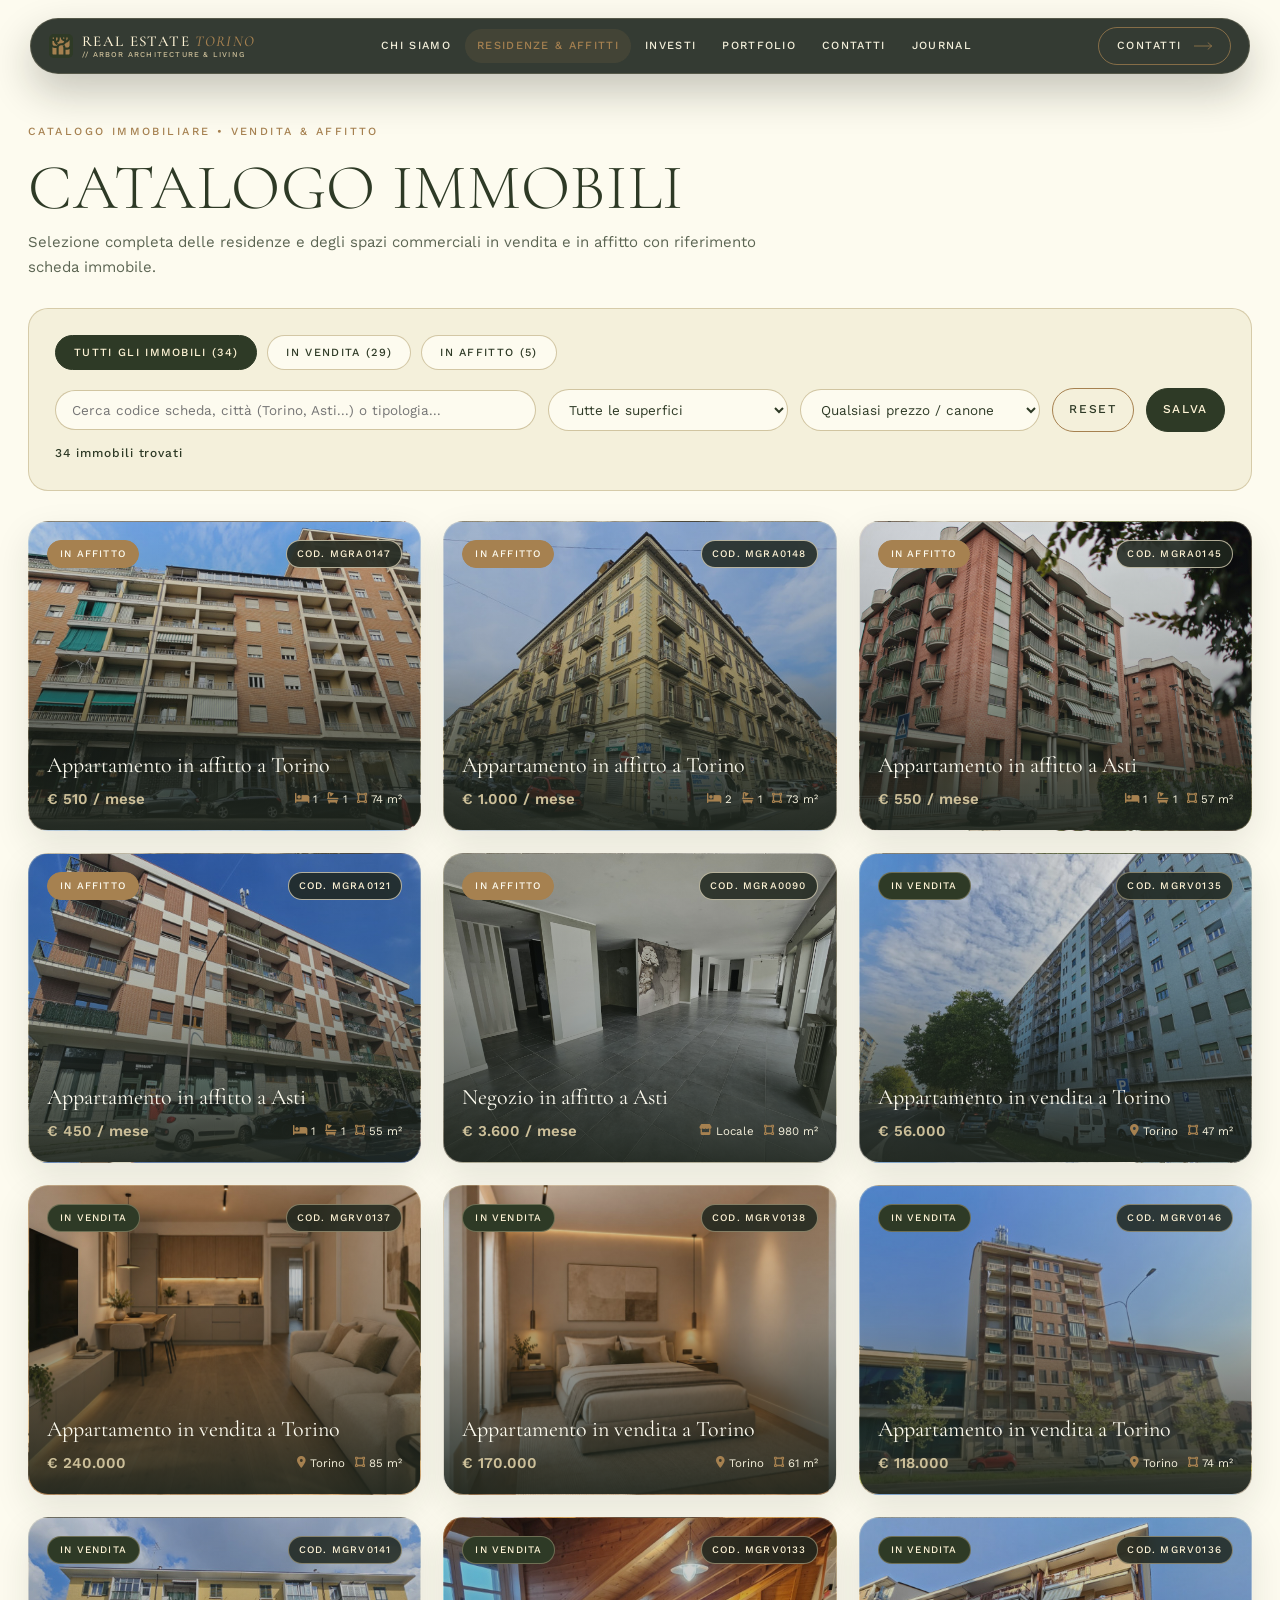
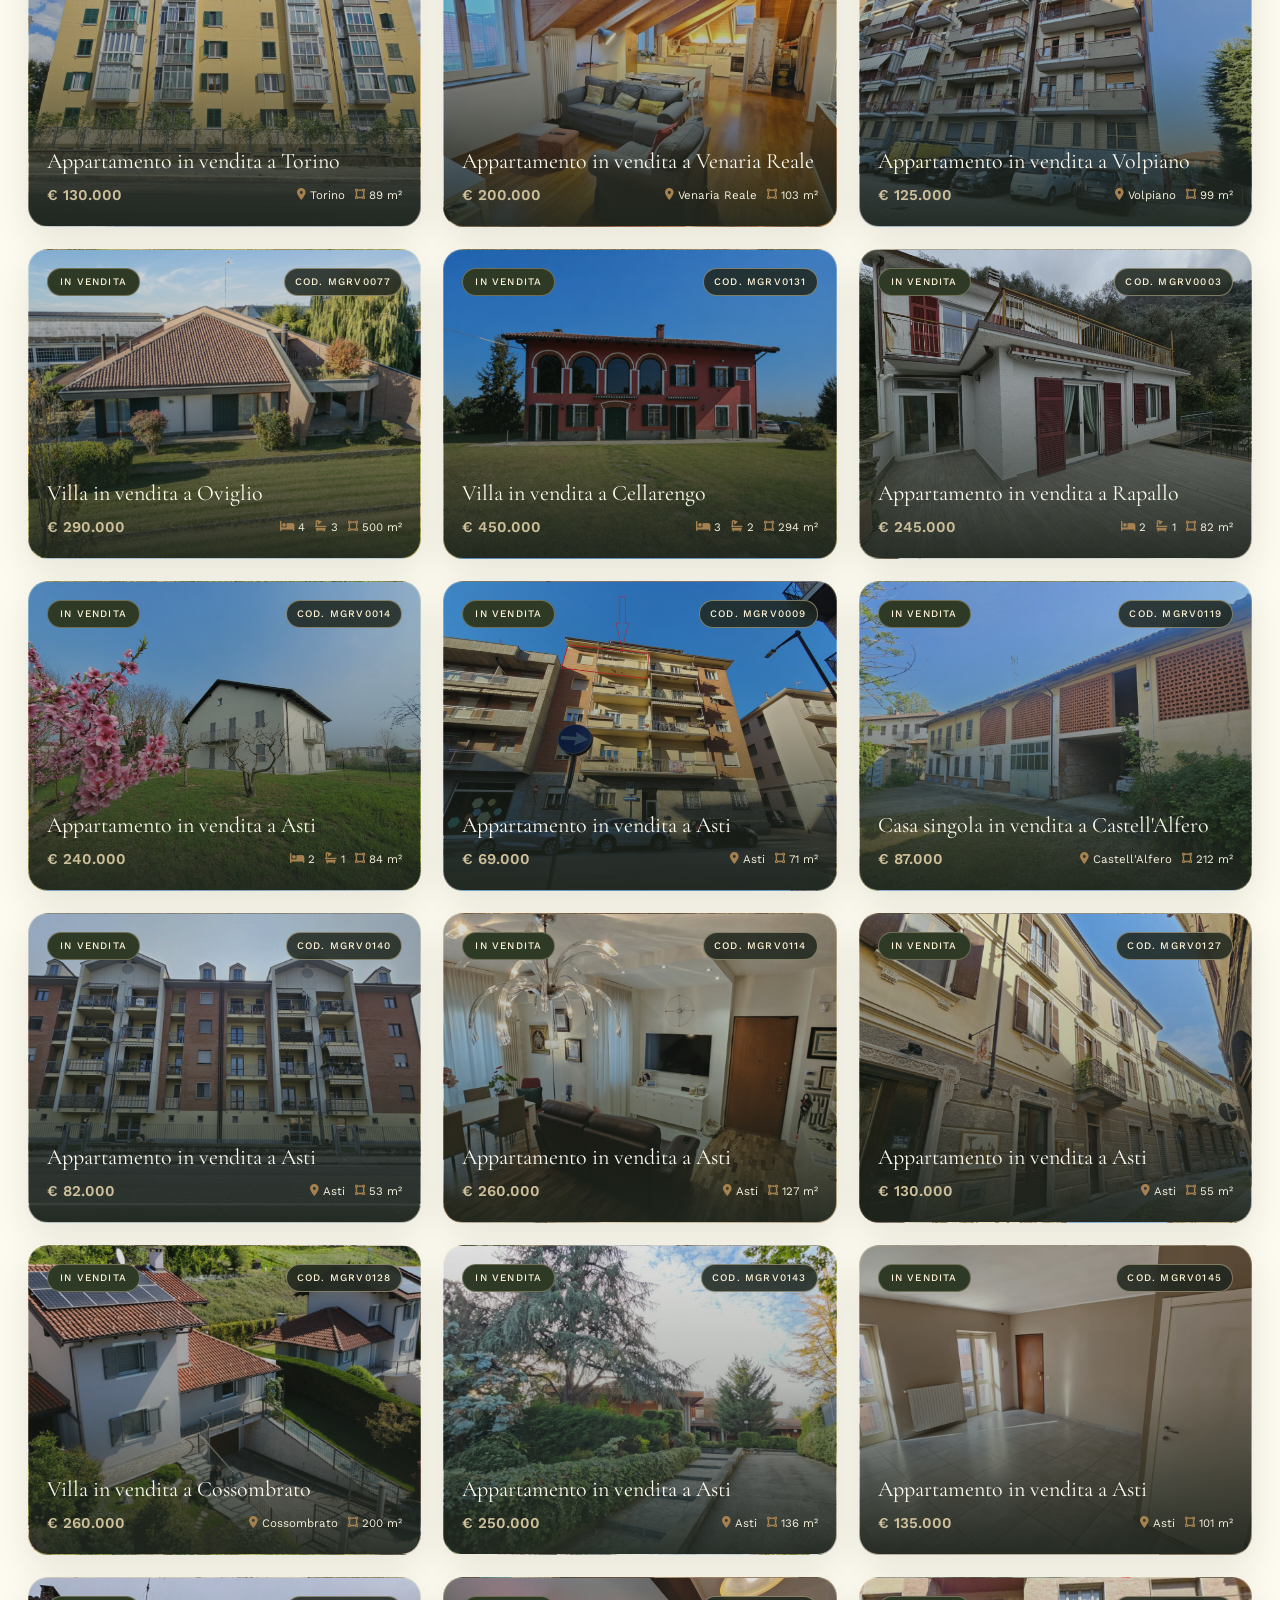
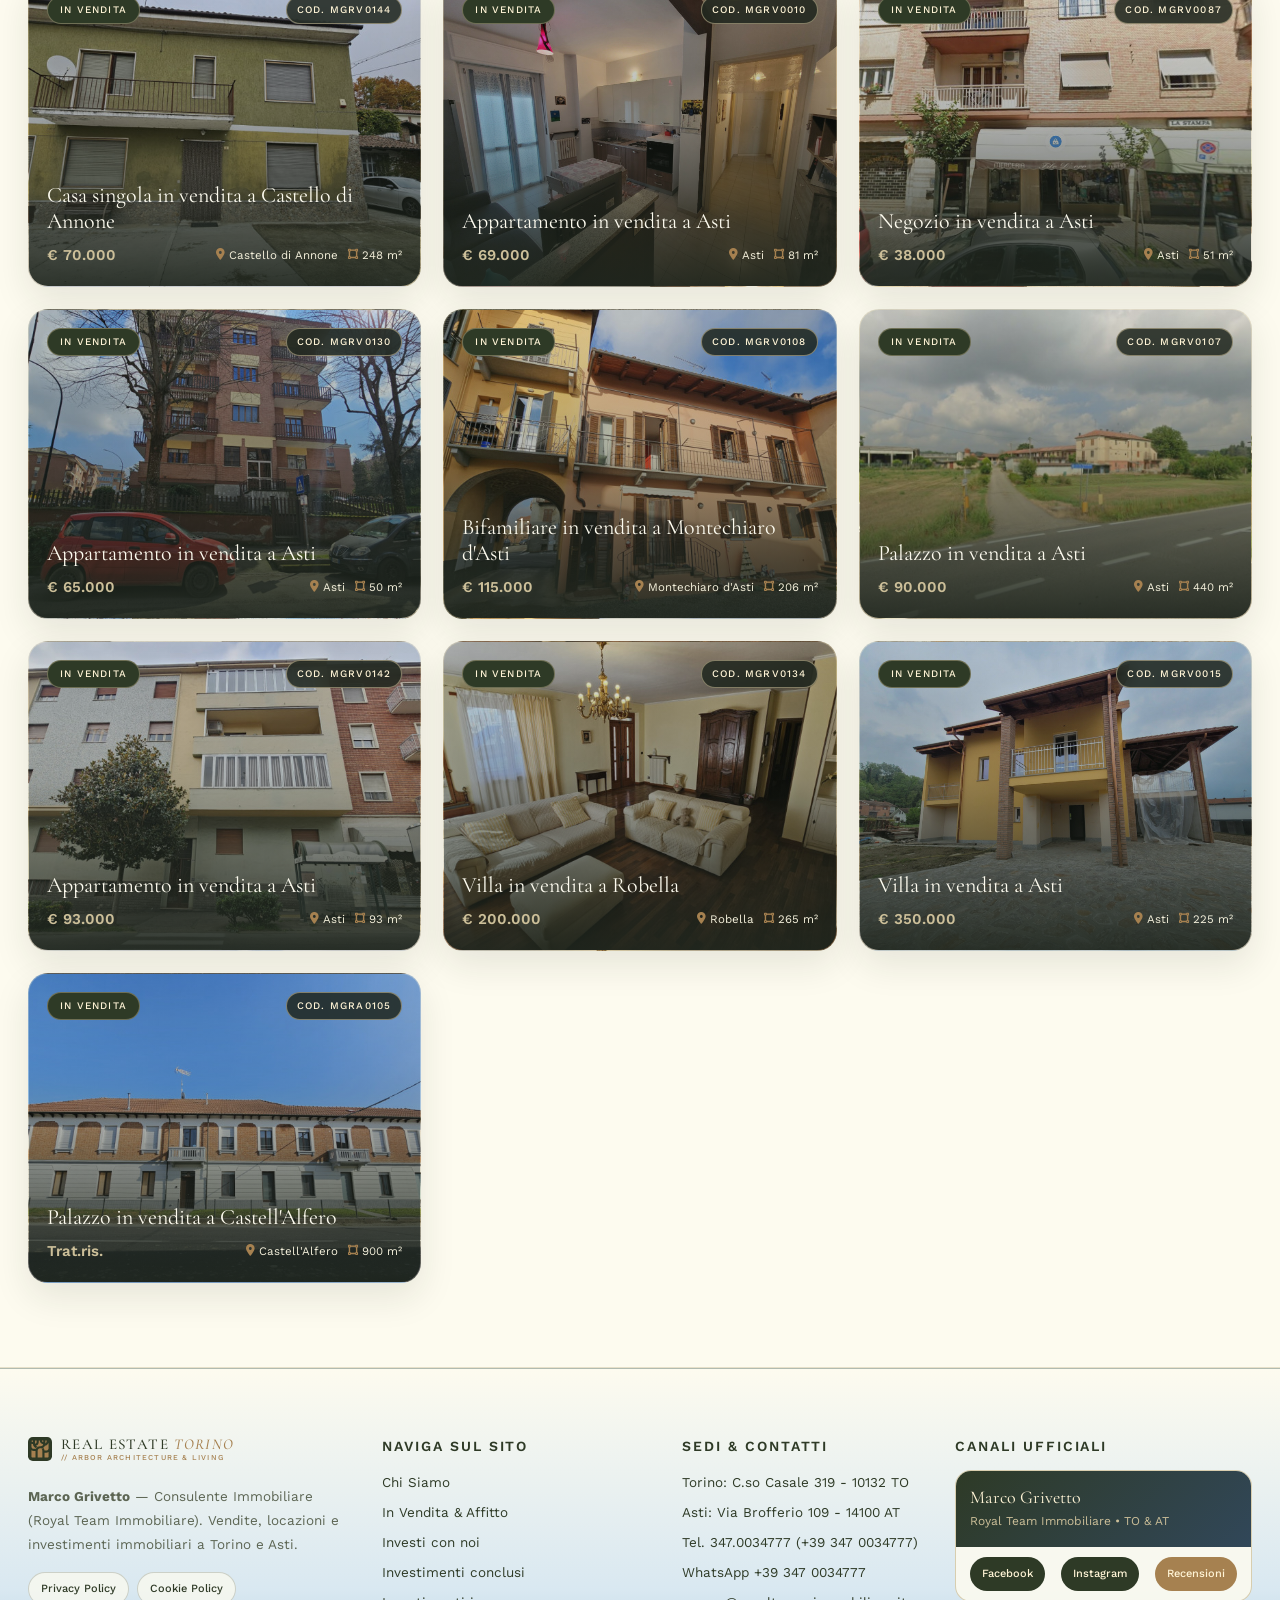
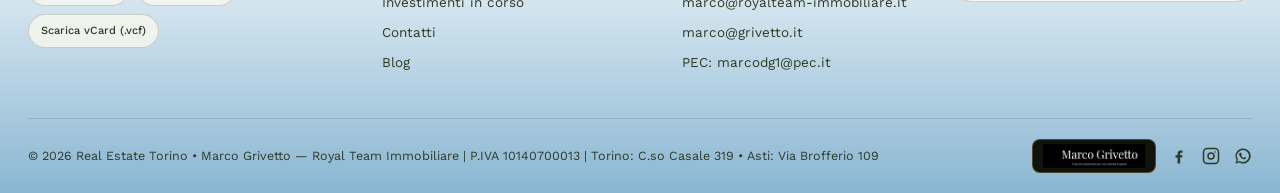
<file: appartamenti-in-vendita/index.html>
<!DOCTYPE html>
<html lang="it-IT">
<head>
  <meta charset="UTF-8">
  <meta name="viewport" content="width=device-width, initial-scale=1.0">
  <title>Catalogo Immobili - Real Estate Torino</title>
  <link rel="icon" href="/assets/images/logos/ret-tech-mark.svg?v=arbor12" type="image/svg+xml">
  <link rel="stylesheet" href="https://cdnjs.cloudflare.com/ajax/libs/font-awesome/6.5.1/css/all.min.css">
  <link rel="stylesheet" href="/assets/css/style.css?v=arbor12">
</head>
<body class="tech-home">

  <header class="site-header tech-header">
    <div class="arbor-capsule">
      <a href="/" class="brand-mark" aria-label="Real Estate Torino Home">
        <span class="brand-svg-box" aria-hidden="true">
          <svg class="brand-emblem-svg" width="24" height="24" style="width:24px;height:24px;display:block;flex-shrink:0;" viewBox="0 0 35 35" fill="none" xmlns="http://www.w3.org/2000/svg">
            <rect width="35" height="35" rx="7" fill="#2E3A26"/>
            <g transform="translate(5 5) scale(0.7143)" fill="#A68150">
              <path d="M0.00542084 6.72846V12.2388C0.00542084 14.8968 2.16022 17.0516 4.81573 17.0516H9.2175C10.6897 13.9501 13.8559 11.8003 17.5203 11.8003H19.2616C21.663 11.8003 23.6509 10.0441 24.0146 7.74233C20.1559 7.24411 17.1616 3.97579 17.0844 0H14.9844V2.96441C14.9844 6.62632 12.5132 9.70781 9.14775 10.6395C9.98974 11.3644 11.0858 11.8003 12.284 11.8003H13.0164C12.3887 12.1491 11.8107 12.5825 11.3026 13.0907C10.5901 13.8032 10.0221 14.6526 9.63601 15.5868C9.61359 15.6466 9.58618 15.7064 9.56626 15.7662C5.95167 14.6477 3.2862 11.3544 3.10684 7.416C2.01076 7.36618 0.966985 7.12703 0.00292969 6.72596H0.00542084V6.72846Z"/>
              <path d="M10.6076 0.00242615H7.46387L7.46885 6.52661C9.23753 6.3049 10.6076 4.79779 10.6076 2.96683V0.00242615Z"/>
              <path d="M3.08984 0.00232697H1.46066C0.656036 0.00232697 0.00585938 0.652504 0.00585938 1.45713V1.5219C0.793046 2.36389 1.87917 2.92439 3.09482 3.03399V0.00232697H3.09233H3.08984Z"/>
              <path d="M21.4619 0.00242615C21.5267 1.58178 22.6128 2.89459 24.0776 3.30562V0.00242615H21.4619Z"/>
              <path d="M28.4562 0.00242615L28.4512 6.03337C30.0156 5.23871 31.0843 3.61452 31.0843 1.74121V0.00242615H28.4562Z"/>
              <path d="M34.9979 4.60857C33.9292 7.86693 31.0819 10.3207 27.6043 10.8313C26.152 13.9876 22.9584 16.1797 19.2567 16.1797H17.5154C14.8574 16.1797 12.7051 18.3345 12.7051 20.99V35H22.3282V20.99C22.3282 19.4082 21.5659 18.0032 20.3826 17.1263C21.12 17.0491 21.8449 16.8673 22.53 16.5808C23.3172 16.2545 24.0421 15.8011 24.6773 15.2406C25.8556 16.7078 26.5954 18.5463 26.6901 20.5541H30.2175C32.6712 20.5541 34.699 18.7157 34.9929 16.3367V4.60857H34.9954H34.9979Z"/>
              <path d="M34.9999 23.5883C33.6099 24.4377 31.9732 24.926 30.2245 24.926H26.707V35H33.5426C34.3472 35 34.9974 34.3498 34.9974 33.5452V23.5883H34.9999Z"/>
              <path d="M8.33272 35V21.426H4.81529C3.05159 21.426 1.4 20.9278 0 20.0634V33.5402C0 34.3448 0.650177 34.995 1.4548 34.995H8.33272V35Z"/>
            </g>
          </svg>
        </span>
        <span class="brand-wordmark">
          <span class="brand-title">REAL ESTATE <span class="brand-accent">TORINO</span></span>
          <span class="brand-sub">// ARBOR ARCHITECTURE &amp; LIVING</span>
        </span>
      </a>
      <nav class="header-nav stm_nav_menu" aria-label="Menu principale">
        <button class="stm_mobile_switcher" type="button" aria-label="Apri menu" aria-expanded="false">
          <span></span><span></span>
        </button>
        <ul class="menu">
          <li>
            <a href="/chi-siamo/">Chi Siamo</a>
            <ul class="sub-menu">
              <li><a href="/chi-siamo/#vision">Vision</a></li>
              <li><a href="/chi-siamo/#mission">Mission</a></li>
              <li><a href="/chi-siamo/#principi">Principi</a></li>
              <li><a href="/chi-siamo/#valori">Valori</a></li>
            </ul>
          </li>
          <li class="current_page_item"><a href="/appartamenti-in-vendita/">Residenze &amp; Affitti</a></li>
          <li>
            <a href="/investi-con-noi/">Investi</a>
            <ul class="sub-menu">
              <li><a href="/investi-con-noi/#modello-operativo">Modello operativo</a></li>
              <li><a href="/investi-con-noi/#come-funziona">Come funziona</a></li>
              <li><a href="/investi-con-noi/#perche-investire">Perchè investire</a></li>
              <li><a href="/investi-con-noi/#network-investitors">Network Investitors</a></li>
            </ul>
          </li>
          <li>
            <a href="#">Portfolio</a>
            <ul class="sub-menu">
              <li><a href="/investimenti-immobiliari-conclusi/">Investimenti immobiliari conclusi</a></li>
              <li><a href="/investimenti-immobiliari-in-corso/">Investimenti immobiliari in corso</a></li>
            </ul>
          </li>
          <li><a href="/contatti/">Contatti</a></li>
          <li><a href="/blog/">Journal</a></li>
        </ul>
      </nav>
      <a href="/contatti/" class="header-cta-pill">
        <span>Contatti</span>
        <svg class="btn-arrow-svg" width="18" height="8" style="width:18px;height:8px;flex-shrink:0;" viewBox="0 0 25 10" fill="none" xmlns="http://www.w3.org/2000/svg" aria-hidden="true">
          <path d="M0.5 5L24.5 5" stroke="currentColor" stroke-linecap="round"/>
          <path d="M19.5 0.5L24.5 5L19.5 9.5" stroke="currentColor" stroke-linecap="round" stroke-linejoin="bevel"/>
        </svg>
      </a>
    </div>
  </header>

  <section class="tech-section" style="padding-top:118px;">
    <div class="container">
      <div class="arbor-kicker">Catalogo Immobiliare &bull; Vendita &amp; Affitto</div>
      <h1 style="margin-bottom:10px;text-transform:uppercase;">Catalogo Immobili</h1>
      <p style="color:var(--color-muted);max-width:740px;margin-bottom:28px;">Selezione completa delle residenze e degli spazi commerciali in vendita e in affitto con riferimento scheda immobile.</p>

      <div class="listings-filter-bar">
        <div class="filter-tabs" role="tablist" aria-label="Filtro tipologia">
          <button type="button" class="filter-tab active" data-tab="all">TUTTI GLI IMMOBILI (34)</button>
          <button type="button" class="filter-tab" data-tab="mgrv">IN VENDITA (29)</button>
          <button type="button" class="filter-tab" data-tab="mgra">IN AFFITTO (5)</button>
        </div>
        <div class="listings-filter-grid">
          <input id="filter-search" type="text" placeholder="Cerca codice scheda, città (Torino, Asti...) o tipologia...">
          <select id="filter-rooms" aria-label="Superficie minima">
            <option value="0">Tutte le superfici</option>
            <option value="70">70+ m²</option>
            <option value="100">100+ m²</option>
            <option value="200">200+ m²</option>
          </select>
          <select id="filter-price" aria-label="Prezzo massimo">
            <option value="99999999">Qualsiasi prezzo / canone</option>
            <option value="1500">Fino a € 1.500 (Affitti)</option>
            <option value="150000">Fino a € 150.000</option>
            <option value="300000">Fino a € 300.000</option>
          </select>
          <a id="filter-reset" href="/appartamenti-in-vendita/" class="btn-tech-ghost" style="padding:11px 16px;">Reset</a>
          <a id="filter-save" href="#" class="btn-tech-primary" style="padding:11px 16px;">Salva</a>
        </div>
        <p id="listings-count" style="margin:12px 0 0;font-family:var(--font-mono);font-size:12px;color:#06B6D4;">34 immobili trovati</p>
      </div>

      <div id="listings-grid" class="listings-grid">
        <!-- MGRA AFFITTI (5) -->
        <div class="property-card" data-listing data-type="mgra" data-code="Mgra0147" data-title="Mgra0147 Appartamento in affitto a Torino" data-surface="74" data-price="510" style="background-image: url('/assets/images/properties/Mgra0147.jpg');">
          <a class="property-card-link-overlay" href="https://www.royalteam-immobiliare.it/it/appartamento-affitto-torino-5216259" target="_blank" rel="noopener"></a>
          <div class="property-card-top"><span class="inventory_category_style_1 affitto">In Affitto</span><span class="mgr-code-badge mgra">COD. Mgra0147</span></div>
          <div class="property-card-bottom">
            <a class="property-card-title" href="https://www.royalteam-immobiliare.it/it/appartamento-affitto-torino-5216259" target="_blank" rel="noopener">Appartamento in affitto a Torino</a>
            <div class="property-card-meta"><span class="property-price" style="color:#06B6D4;">€ 510 / mese</span><div class="property-attrs"><span class="property-attr"><i class="fa-solid fa-bed"></i> 1</span><span class="property-attr"><i class="fa-solid fa-bath"></i> 1</span><span class="property-attr"><i class="fa-solid fa-vector-square"></i> 74 m²</span></div></div>
          </div>
        </div>

        <div class="property-card" data-listing data-type="mgra" data-code="Mgra0148" data-title="Mgra0148 Appartamento in affitto a Torino" data-surface="73" data-price="1000" style="background-image: url('/assets/images/properties/Mgra0148.jpg');">
          <a class="property-card-link-overlay" href="https://www.royalteam-immobiliare.it/it/appartamento-affitto-torino-5219388" target="_blank" rel="noopener"></a>
          <div class="property-card-top"><span class="inventory_category_style_1 affitto">In Affitto</span><span class="mgr-code-badge mgra">COD. Mgra0148</span></div>
          <div class="property-card-bottom">
            <a class="property-card-title" href="https://www.royalteam-immobiliare.it/it/appartamento-affitto-torino-5219388" target="_blank" rel="noopener">Appartamento in affitto a Torino</a>
            <div class="property-card-meta"><span class="property-price" style="color:#06B6D4;">€ 1.000 / mese</span><div class="property-attrs"><span class="property-attr"><i class="fa-solid fa-bed"></i> 2</span><span class="property-attr"><i class="fa-solid fa-bath"></i> 1</span><span class="property-attr"><i class="fa-solid fa-vector-square"></i> 73 m²</span></div></div>
          </div>
        </div>

        <div class="property-card" data-listing data-type="mgra" data-code="Mgra0145" data-title="Mgra0145 Appartamento in affitto a Asti" data-surface="57" data-price="550" style="background-image: url('/assets/images/properties/Mgra0145.jpg');">
          <a class="property-card-link-overlay" href="https://www.royalteam-immobiliare.it/it/appartamento-affitto-asti-5165845" target="_blank" rel="noopener"></a>
          <div class="property-card-top"><span class="inventory_category_style_1 affitto">In Affitto</span><span class="mgr-code-badge mgra">COD. Mgra0145</span></div>
          <div class="property-card-bottom">
            <a class="property-card-title" href="https://www.royalteam-immobiliare.it/it/appartamento-affitto-asti-5165845" target="_blank" rel="noopener">Appartamento in affitto a Asti</a>
            <div class="property-card-meta"><span class="property-price" style="color:#06B6D4;">€ 550 / mese</span><div class="property-attrs"><span class="property-attr"><i class="fa-solid fa-bed"></i> 1</span><span class="property-attr"><i class="fa-solid fa-bath"></i> 1</span><span class="property-attr"><i class="fa-solid fa-vector-square"></i> 57 m²</span></div></div>
          </div>
        </div>

        <div class="property-card" data-listing data-type="mgra" data-code="Mgra0121" data-title="Mgra0121 Appartamento in affitto a Asti" data-surface="55" data-price="450" style="background-image: url('/assets/images/properties/Mgra0121.jpg');">
          <a class="property-card-link-overlay" href="https://www.royalteam-immobiliare.it/it/appartamento-affitto-asti-4992060" target="_blank" rel="noopener"></a>
          <div class="property-card-top"><span class="inventory_category_style_1 affitto">In Affitto</span><span class="mgr-code-badge mgra">COD. Mgra0121</span></div>
          <div class="property-card-bottom">
            <a class="property-card-title" href="https://www.royalteam-immobiliare.it/it/appartamento-affitto-asti-4992060" target="_blank" rel="noopener">Appartamento in affitto a Asti</a>
            <div class="property-card-meta"><span class="property-price" style="color:#06B6D4;">€ 450 / mese</span><div class="property-attrs"><span class="property-attr"><i class="fa-solid fa-bed"></i> 1</span><span class="property-attr"><i class="fa-solid fa-bath"></i> 1</span><span class="property-attr"><i class="fa-solid fa-vector-square"></i> 55 m²</span></div></div>
          </div>
        </div>

        <div class="property-card" data-listing data-type="mgra" data-code="Mgra0090" data-title="Mgra0090 Negozio in affitto a Asti" data-surface="980" data-price="3600" style="background-image: url('/assets/images/properties/Mgra0090.jpg');">
          <a class="property-card-link-overlay" href="https://www.royalteam-immobiliare.it/it/negozio-affitto-asti-4703830" target="_blank" rel="noopener"></a>
          <div class="property-card-top"><span class="inventory_category_style_1 affitto">In Affitto</span><span class="mgr-code-badge mgra">COD. Mgra0090</span></div>
          <div class="property-card-bottom">
            <a class="property-card-title" href="https://www.royalteam-immobiliare.it/it/negozio-affitto-asti-4703830" target="_blank" rel="noopener">Negozio in affitto a Asti</a>
            <div class="property-card-meta"><span class="property-price" style="color:#06B6D4;">€ 3.600 / mese</span><div class="property-attrs"><span class="property-attr"><i class="fa-solid fa-store"></i> Locale</span><span class="property-attr"><i class="fa-solid fa-vector-square"></i> 980 m²</span></div></div>
          </div>
        </div>

        <!-- MGRV VENDITA (29) -->
        <div class="property-card" data-listing data-type="mgrv" data-code="Mgrv0135" data-title="Mgrv0135 Appartamento in vendita a Torino" data-surface="47" data-price="56000" style="background-image: url('/assets/images/properties/Mgrv0135.jpg');">
          <a class="property-card-link-overlay" href="https://www.royalteam-immobiliare.it/it/immobili-in-vendita" target="_blank" rel="noopener"></a>
          <div class="property-card-top"><span class="inventory_category_style_1">In Vendita</span><span class="mgr-code-badge">COD. Mgrv0135</span></div>
          <div class="property-card-bottom">
            <a class="property-card-title" href="https://www.royalteam-immobiliare.it/it/immobili-in-vendita" target="_blank" rel="noopener">Appartamento in vendita a Torino</a>
            <div class="property-card-meta"><span class="property-price">€ 56.000</span><div class="property-attrs"><span class="property-attr"><i class="fa-solid fa-location-dot"></i> Torino</span><span class="property-attr"><i class="fa-solid fa-vector-square"></i> 47 m²</span></div></div>
          </div>
        </div>

        <div class="property-card" data-listing data-type="mgrv" data-code="Mgrv0137" data-title="Mgrv0137 Appartamento in vendita a Torino" data-surface="85" data-price="240000" style="background-image: url('/assets/images/properties/Mgrv0137.jpg');">
          <a class="property-card-link-overlay" href="https://www.royalteam-immobiliare.it/it/immobili-in-vendita" target="_blank" rel="noopener"></a>
          <div class="property-card-top"><span class="inventory_category_style_1">In Vendita</span><span class="mgr-code-badge">COD. Mgrv0137</span></div>
          <div class="property-card-bottom">
            <a class="property-card-title" href="https://www.royalteam-immobiliare.it/it/immobili-in-vendita" target="_blank" rel="noopener">Appartamento in vendita a Torino</a>
            <div class="property-card-meta"><span class="property-price">€ 240.000</span><div class="property-attrs"><span class="property-attr"><i class="fa-solid fa-location-dot"></i> Torino</span><span class="property-attr"><i class="fa-solid fa-vector-square"></i> 85 m²</span></div></div>
          </div>
        </div>

        <div class="property-card" data-listing data-type="mgrv" data-code="Mgrv0138" data-title="Mgrv0138 Appartamento in vendita a Torino" data-surface="61" data-price="170000" style="background-image: url('/assets/images/properties/Mgrv0138.jpg');">
          <a class="property-card-link-overlay" href="https://www.royalteam-immobiliare.it/it/immobili-in-vendita" target="_blank" rel="noopener"></a>
          <div class="property-card-top"><span class="inventory_category_style_1">In Vendita</span><span class="mgr-code-badge">COD. Mgrv0138</span></div>
          <div class="property-card-bottom">
            <a class="property-card-title" href="https://www.royalteam-immobiliare.it/it/immobili-in-vendita" target="_blank" rel="noopener">Appartamento in vendita a Torino</a>
            <div class="property-card-meta"><span class="property-price">€ 170.000</span><div class="property-attrs"><span class="property-attr"><i class="fa-solid fa-location-dot"></i> Torino</span><span class="property-attr"><i class="fa-solid fa-vector-square"></i> 61 m²</span></div></div>
          </div>
        </div>

        <div class="property-card" data-listing data-type="mgrv" data-code="Mgrv0146" data-title="Mgrv0146 Appartamento in vendita a Torino" data-surface="74" data-price="118000" style="background-image: url('/assets/images/properties/Mgrv0146.jpg');">
          <a class="property-card-link-overlay" href="https://www.royalteam-immobiliare.it/it/immobili-in-vendita" target="_blank" rel="noopener"></a>
          <div class="property-card-top"><span class="inventory_category_style_1">In Vendita</span><span class="mgr-code-badge">COD. Mgrv0146</span></div>
          <div class="property-card-bottom">
            <a class="property-card-title" href="https://www.royalteam-immobiliare.it/it/immobili-in-vendita" target="_blank" rel="noopener">Appartamento in vendita a Torino</a>
            <div class="property-card-meta"><span class="property-price">€ 118.000</span><div class="property-attrs"><span class="property-attr"><i class="fa-solid fa-location-dot"></i> Torino</span><span class="property-attr"><i class="fa-solid fa-vector-square"></i> 74 m²</span></div></div>
          </div>
        </div>

        <div class="property-card" data-listing data-type="mgrv" data-code="Mgrv0141" data-title="Mgrv0141 Appartamento in vendita a Torino" data-surface="89" data-price="130000" style="background-image: url('/assets/images/properties/Mgrv0141.jpg');">
          <a class="property-card-link-overlay" href="https://www.royalteam-immobiliare.it/it/immobili-in-vendita" target="_blank" rel="noopener"></a>
          <div class="property-card-top"><span class="inventory_category_style_1">In Vendita</span><span class="mgr-code-badge">COD. Mgrv0141</span></div>
          <div class="property-card-bottom">
            <a class="property-card-title" href="https://www.royalteam-immobiliare.it/it/immobili-in-vendita" target="_blank" rel="noopener">Appartamento in vendita a Torino</a>
            <div class="property-card-meta"><span class="property-price">€ 130.000</span><div class="property-attrs"><span class="property-attr"><i class="fa-solid fa-location-dot"></i> Torino</span><span class="property-attr"><i class="fa-solid fa-vector-square"></i> 89 m²</span></div></div>
          </div>
        </div>

        <div class="property-card" data-listing data-type="mgrv" data-code="Mgrv0133" data-title="Mgrv0133 Appartamento in vendita a Venaria Reale" data-surface="103" data-price="200000" style="background-image: url('/assets/images/properties/Mgrv0133.jpg');">
          <a class="property-card-link-overlay" href="https://www.royalteam-immobiliare.it/it/immobili-in-vendita" target="_blank" rel="noopener"></a>
          <div class="property-card-top"><span class="inventory_category_style_1">In Vendita</span><span class="mgr-code-badge">COD. Mgrv0133</span></div>
          <div class="property-card-bottom">
            <a class="property-card-title" href="https://www.royalteam-immobiliare.it/it/immobili-in-vendita" target="_blank" rel="noopener">Appartamento in vendita a Venaria Reale</a>
            <div class="property-card-meta"><span class="property-price">€ 200.000</span><div class="property-attrs"><span class="property-attr"><i class="fa-solid fa-location-dot"></i> Venaria Reale</span><span class="property-attr"><i class="fa-solid fa-vector-square"></i> 103 m²</span></div></div>
          </div>
        </div>

        <div class="property-card" data-listing data-type="mgrv" data-code="Mgrv0136" data-title="Mgrv0136 Appartamento in vendita a Volpiano" data-surface="99" data-price="125000" style="background-image: url('/assets/images/properties/Mgrv0136.jpg');">
          <a class="property-card-link-overlay" href="https://www.royalteam-immobiliare.it/it/immobili-in-vendita" target="_blank" rel="noopener"></a>
          <div class="property-card-top"><span class="inventory_category_style_1">In Vendita</span><span class="mgr-code-badge">COD. Mgrv0136</span></div>
          <div class="property-card-bottom">
            <a class="property-card-title" href="https://www.royalteam-immobiliare.it/it/immobili-in-vendita" target="_blank" rel="noopener">Appartamento in vendita a Volpiano</a>
            <div class="property-card-meta"><span class="property-price">€ 125.000</span><div class="property-attrs"><span class="property-attr"><i class="fa-solid fa-location-dot"></i> Volpiano</span><span class="property-attr"><i class="fa-solid fa-vector-square"></i> 99 m²</span></div></div>
          </div>
        </div>

        <div class="property-card" data-listing data-type="mgrv" data-code="Mgrv0077" data-title="Mgrv0077 Villa in vendita a Oviglio" data-surface="500" data-price="290000" style="background-image: url('/assets/images/properties/Mgrv0077.jpg');">
          <a class="property-card-link-overlay" href="https://www.royalteam-immobiliare.it/it/villa-vendita-oviglio-4646660" target="_blank" rel="noopener"></a>
          <div class="property-card-top"><span class="inventory_category_style_1">In Vendita</span><span class="mgr-code-badge">COD. Mgrv0077</span></div>
          <div class="property-card-bottom">
            <a class="property-card-title" href="https://www.royalteam-immobiliare.it/it/villa-vendita-oviglio-4646660" target="_blank" rel="noopener">Villa in vendita a Oviglio</a>
            <div class="property-card-meta"><span class="property-price">€ 290.000</span><div class="property-attrs"><span class="property-attr"><i class="fa-solid fa-bed"></i> 4</span><span class="property-attr"><i class="fa-solid fa-bath"></i> 3</span><span class="property-attr"><i class="fa-solid fa-vector-square"></i> 500 m²</span></div></div>
          </div>
        </div>

        <div class="property-card" data-listing data-type="mgrv" data-code="Mgrv0131" data-title="Mgrv0131 Villa in vendita a Cellarengo" data-surface="294" data-price="450000" style="background-image: url('/assets/images/properties/Mgrv0131.png');">
          <a class="property-card-link-overlay" href="https://www.royalteam-immobiliare.it/it/villa-vendita-cellarengo-5116700" target="_blank" rel="noopener"></a>
          <div class="property-card-top"><span class="inventory_category_style_1">In Vendita</span><span class="mgr-code-badge">COD. Mgrv0131</span></div>
          <div class="property-card-bottom">
            <a class="property-card-title" href="https://www.royalteam-immobiliare.it/it/villa-vendita-cellarengo-5116700" target="_blank" rel="noopener">Villa in vendita a Cellarengo</a>
            <div class="property-card-meta"><span class="property-price">€ 450.000</span><div class="property-attrs"><span class="property-attr"><i class="fa-solid fa-bed"></i> 3</span><span class="property-attr"><i class="fa-solid fa-bath"></i> 2</span><span class="property-attr"><i class="fa-solid fa-vector-square"></i> 294 m²</span></div></div>
          </div>
        </div>

        <div class="property-card" data-listing data-type="mgrv" data-code="Mgrv0003" data-title="Mgrv0003 Appartamento in vendita a Rapallo" data-surface="82" data-price="245000" style="background-image: url('/assets/images/properties/Mgrv0003.jpg');">
          <a class="property-card-link-overlay" href="https://www.royalteam-immobiliare.it/it/appartamento-vendita-rapallo-4440834" target="_blank" rel="noopener"></a>
          <div class="property-card-top"><span class="inventory_category_style_1">In Vendita</span><span class="mgr-code-badge">COD. Mgrv0003</span></div>
          <div class="property-card-bottom">
            <a class="property-card-title" href="https://www.royalteam-immobiliare.it/it/appartamento-vendita-rapallo-4440834" target="_blank" rel="noopener">Appartamento in vendita a Rapallo</a>
            <div class="property-card-meta"><span class="property-price">€ 245.000</span><div class="property-attrs"><span class="property-attr"><i class="fa-solid fa-bed"></i> 2</span><span class="property-attr"><i class="fa-solid fa-bath"></i> 1</span><span class="property-attr"><i class="fa-solid fa-vector-square"></i> 82 m²</span></div></div>
          </div>
        </div>

        <div class="property-card" data-listing data-type="mgrv" data-code="Mgrv0014" data-title="Mgrv0014 Appartamento in vendita a Asti" data-surface="84" data-price="240000" style="background-image: url('/assets/images/properties/Mgrv0014.jpg');">
          <a class="property-card-link-overlay" href="https://www.royalteam-immobiliare.it/it/appartamento-vendita-asti-4450339" target="_blank" rel="noopener"></a>
          <div class="property-card-top"><span class="inventory_category_style_1">In Vendita</span><span class="mgr-code-badge">COD. Mgrv0014</span></div>
          <div class="property-card-bottom">
            <a class="property-card-title" href="https://www.royalteam-immobiliare.it/it/appartamento-vendita-asti-4450339" target="_blank" rel="noopener">Appartamento in vendita a Asti</a>
            <div class="property-card-meta"><span class="property-price">€ 240.000</span><div class="property-attrs"><span class="property-attr"><i class="fa-solid fa-bed"></i> 2</span><span class="property-attr"><i class="fa-solid fa-bath"></i> 1</span><span class="property-attr"><i class="fa-solid fa-vector-square"></i> 84 m²</span></div></div>
          </div>
        </div>

        <div class="property-card" data-listing data-type="mgrv" data-code="Mgrv0009" data-title="Mgrv0009 Appartamento in vendita a Asti" data-surface="71" data-price="69000" style="background-image: url('/assets/images/properties/Mgrv0009.jpg');">
          <a class="property-card-link-overlay" href="https://www.royalteam-immobiliare.it/it/immobili-in-vendita" target="_blank" rel="noopener"></a>
          <div class="property-card-top"><span class="inventory_category_style_1">In Vendita</span><span class="mgr-code-badge">COD. Mgrv0009</span></div>
          <div class="property-card-bottom">
            <a class="property-card-title" href="https://www.royalteam-immobiliare.it/it/immobili-in-vendita" target="_blank" rel="noopener">Appartamento in vendita a Asti</a>
            <div class="property-card-meta"><span class="property-price">€ 69.000</span><div class="property-attrs"><span class="property-attr"><i class="fa-solid fa-location-dot"></i> Asti</span><span class="property-attr"><i class="fa-solid fa-vector-square"></i> 71 m²</span></div></div>
          </div>
        </div>

        <div class="property-card" data-listing data-type="mgrv" data-code="Mgrv0119" data-title="Mgrv0119 Casa singola in vendita a Castell'Alfero" data-surface="212" data-price="87000" style="background-image: url('/assets/images/properties/Mgrv0119.jpg');">
          <a class="property-card-link-overlay" href="https://www.royalteam-immobiliare.it/it/immobili-in-vendita" target="_blank" rel="noopener"></a>
          <div class="property-card-top"><span class="inventory_category_style_1">In Vendita</span><span class="mgr-code-badge">COD. Mgrv0119</span></div>
          <div class="property-card-bottom">
            <a class="property-card-title" href="https://www.royalteam-immobiliare.it/it/immobili-in-vendita" target="_blank" rel="noopener">Casa singola in vendita a Castell'Alfero</a>
            <div class="property-card-meta"><span class="property-price">€ 87.000</span><div class="property-attrs"><span class="property-attr"><i class="fa-solid fa-location-dot"></i> Castell'Alfero</span><span class="property-attr"><i class="fa-solid fa-vector-square"></i> 212 m²</span></div></div>
          </div>
        </div>

        <div class="property-card" data-listing data-type="mgrv" data-code="Mgrv0140" data-title="Mgrv0140 Appartamento in vendita a Asti" data-surface="53" data-price="82000" style="background-image: url('/assets/images/properties/Mgrv0140.jpg');">
          <a class="property-card-link-overlay" href="https://www.royalteam-immobiliare.it/it/immobili-in-vendita" target="_blank" rel="noopener"></a>
          <div class="property-card-top"><span class="inventory_category_style_1">In Vendita</span><span class="mgr-code-badge">COD. Mgrv0140</span></div>
          <div class="property-card-bottom">
            <a class="property-card-title" href="https://www.royalteam-immobiliare.it/it/immobili-in-vendita" target="_blank" rel="noopener">Appartamento in vendita a Asti</a>
            <div class="property-card-meta"><span class="property-price">€ 82.000</span><div class="property-attrs"><span class="property-attr"><i class="fa-solid fa-location-dot"></i> Asti</span><span class="property-attr"><i class="fa-solid fa-vector-square"></i> 53 m²</span></div></div>
          </div>
        </div>

        <div class="property-card" data-listing data-type="mgrv" data-code="Mgrv0114" data-title="Mgrv0114 Appartamento in vendita a Asti" data-surface="127" data-price="260000" style="background-image: url('/assets/images/properties/Mgrv0114.jpg');">
          <a class="property-card-link-overlay" href="https://www.royalteam-immobiliare.it/it/immobili-in-vendita" target="_blank" rel="noopener"></a>
          <div class="property-card-top"><span class="inventory_category_style_1">In Vendita</span><span class="mgr-code-badge">COD. Mgrv0114</span></div>
          <div class="property-card-bottom">
            <a class="property-card-title" href="https://www.royalteam-immobiliare.it/it/immobili-in-vendita" target="_blank" rel="noopener">Appartamento in vendita a Asti</a>
            <div class="property-card-meta"><span class="property-price">€ 260.000</span><div class="property-attrs"><span class="property-attr"><i class="fa-solid fa-location-dot"></i> Asti</span><span class="property-attr"><i class="fa-solid fa-vector-square"></i> 127 m²</span></div></div>
          </div>
        </div>

        <div class="property-card" data-listing data-type="mgrv" data-code="Mgrv0127" data-title="Mgrv0127 Appartamento in vendita a Asti" data-surface="55" data-price="130000" style="background-image: url('/assets/images/properties/Mgrv0127.jpg');">
          <a class="property-card-link-overlay" href="https://www.royalteam-immobiliare.it/it/immobili-in-vendita" target="_blank" rel="noopener"></a>
          <div class="property-card-top"><span class="inventory_category_style_1">In Vendita</span><span class="mgr-code-badge">COD. Mgrv0127</span></div>
          <div class="property-card-bottom">
            <a class="property-card-title" href="https://www.royalteam-immobiliare.it/it/immobili-in-vendita" target="_blank" rel="noopener">Appartamento in vendita a Asti</a>
            <div class="property-card-meta"><span class="property-price">€ 130.000</span><div class="property-attrs"><span class="property-attr"><i class="fa-solid fa-location-dot"></i> Asti</span><span class="property-attr"><i class="fa-solid fa-vector-square"></i> 55 m²</span></div></div>
          </div>
        </div>

        <div class="property-card" data-listing data-type="mgrv" data-code="Mgrv0128" data-title="Mgrv0128 Villa in vendita a Cossombrato" data-surface="200" data-price="260000" style="background-image: url('/assets/images/properties/Mgrv0128.jpg');">
          <a class="property-card-link-overlay" href="https://www.royalteam-immobiliare.it/it/immobili-in-vendita" target="_blank" rel="noopener"></a>
          <div class="property-card-top"><span class="inventory_category_style_1">In Vendita</span><span class="mgr-code-badge">COD. Mgrv0128</span></div>
          <div class="property-card-bottom">
            <a class="property-card-title" href="https://www.royalteam-immobiliare.it/it/immobili-in-vendita" target="_blank" rel="noopener">Villa in vendita a Cossombrato</a>
            <div class="property-card-meta"><span class="property-price">€ 260.000</span><div class="property-attrs"><span class="property-attr"><i class="fa-solid fa-location-dot"></i> Cossombrato</span><span class="property-attr"><i class="fa-solid fa-vector-square"></i> 200 m²</span></div></div>
          </div>
        </div>

        <div class="property-card" data-listing data-type="mgrv" data-code="Mgrv0143" data-title="Mgrv0143 Appartamento in vendita a Asti" data-surface="136" data-price="250000" style="background-image: url('/assets/images/properties/Mgrv0143.jpg');">
          <a class="property-card-link-overlay" href="https://www.royalteam-immobiliare.it/it/immobili-in-vendita" target="_blank" rel="noopener"></a>
          <div class="property-card-top"><span class="inventory_category_style_1">In Vendita</span><span class="mgr-code-badge">COD. Mgrv0143</span></div>
          <div class="property-card-bottom">
            <a class="property-card-title" href="https://www.royalteam-immobiliare.it/it/immobili-in-vendita" target="_blank" rel="noopener">Appartamento in vendita a Asti</a>
            <div class="property-card-meta"><span class="property-price">€ 250.000</span><div class="property-attrs"><span class="property-attr"><i class="fa-solid fa-location-dot"></i> Asti</span><span class="property-attr"><i class="fa-solid fa-vector-square"></i> 136 m²</span></div></div>
          </div>
        </div>

        <div class="property-card" data-listing data-type="mgrv" data-code="Mgrv0145" data-title="Mgrv0145 Appartamento in vendita a Asti" data-surface="101" data-price="135000" style="background-image: url('/assets/images/properties/Mgrv0145.jpg');">
          <a class="property-card-link-overlay" href="https://www.royalteam-immobiliare.it/it/immobili-in-vendita" target="_blank" rel="noopener"></a>
          <div class="property-card-top"><span class="inventory_category_style_1">In Vendita</span><span class="mgr-code-badge">COD. Mgrv0145</span></div>
          <div class="property-card-bottom">
            <a class="property-card-title" href="https://www.royalteam-immobiliare.it/it/immobili-in-vendita" target="_blank" rel="noopener">Appartamento in vendita a Asti</a>
            <div class="property-card-meta"><span class="property-price">€ 135.000</span><div class="property-attrs"><span class="property-attr"><i class="fa-solid fa-location-dot"></i> Asti</span><span class="property-attr"><i class="fa-solid fa-vector-square"></i> 101 m²</span></div></div>
          </div>
        </div>

        <div class="property-card" data-listing data-type="mgrv" data-code="Mgrv0144" data-title="Mgrv0144 Casa singola in vendita a Castello di Annone" data-surface="248" data-price="70000" style="background-image: url('/assets/images/properties/Mgrv0144.jpg');">
          <a class="property-card-link-overlay" href="https://www.royalteam-immobiliare.it/it/immobili-in-vendita" target="_blank" rel="noopener"></a>
          <div class="property-card-top"><span class="inventory_category_style_1">In Vendita</span><span class="mgr-code-badge">COD. Mgrv0144</span></div>
          <div class="property-card-bottom">
            <a class="property-card-title" href="https://www.royalteam-immobiliare.it/it/immobili-in-vendita" target="_blank" rel="noopener">Casa singola in vendita a Castello di Annone</a>
            <div class="property-card-meta"><span class="property-price">€ 70.000</span><div class="property-attrs"><span class="property-attr"><i class="fa-solid fa-location-dot"></i> Castello di Annone</span><span class="property-attr"><i class="fa-solid fa-vector-square"></i> 248 m²</span></div></div>
          </div>
        </div>

        <div class="property-card" data-listing data-type="mgrv" data-code="Mgrv0010" data-title="Mgrv0010 Appartamento in vendita a Asti" data-surface="81" data-price="69000" style="background-image: url('/assets/images/properties/Mgrv0010.jpg');">
          <a class="property-card-link-overlay" href="https://www.royalteam-immobiliare.it/it/immobili-in-vendita" target="_blank" rel="noopener"></a>
          <div class="property-card-top"><span class="inventory_category_style_1">In Vendita</span><span class="mgr-code-badge">COD. Mgrv0010</span></div>
          <div class="property-card-bottom">
            <a class="property-card-title" href="https://www.royalteam-immobiliare.it/it/immobili-in-vendita" target="_blank" rel="noopener">Appartamento in vendita a Asti</a>
            <div class="property-card-meta"><span class="property-price">€ 69.000</span><div class="property-attrs"><span class="property-attr"><i class="fa-solid fa-location-dot"></i> Asti</span><span class="property-attr"><i class="fa-solid fa-vector-square"></i> 81 m²</span></div></div>
          </div>
        </div>

        <div class="property-card" data-listing data-type="mgrv" data-code="Mgrv0087" data-title="Mgrv0087 Negozio in vendita a Asti" data-surface="51" data-price="38000" style="background-image: url('/assets/images/properties/Mgrv0087.jpg');">
          <a class="property-card-link-overlay" href="https://www.royalteam-immobiliare.it/it/immobili-in-vendita" target="_blank" rel="noopener"></a>
          <div class="property-card-top"><span class="inventory_category_style_1">In Vendita</span><span class="mgr-code-badge">COD. Mgrv0087</span></div>
          <div class="property-card-bottom">
            <a class="property-card-title" href="https://www.royalteam-immobiliare.it/it/immobili-in-vendita" target="_blank" rel="noopener">Negozio in vendita a Asti</a>
            <div class="property-card-meta"><span class="property-price">€ 38.000</span><div class="property-attrs"><span class="property-attr"><i class="fa-solid fa-location-dot"></i> Asti</span><span class="property-attr"><i class="fa-solid fa-vector-square"></i> 51 m²</span></div></div>
          </div>
        </div>

        <div class="property-card" data-listing data-type="mgrv" data-code="Mgrv0130" data-title="Mgrv0130 Appartamento in vendita a Asti" data-surface="50" data-price="65000" style="background-image: url('/assets/images/properties/Mgrv0130.jpg');">
          <a class="property-card-link-overlay" href="https://www.royalteam-immobiliare.it/it/immobili-in-vendita" target="_blank" rel="noopener"></a>
          <div class="property-card-top"><span class="inventory_category_style_1">In Vendita</span><span class="mgr-code-badge">COD. Mgrv0130</span></div>
          <div class="property-card-bottom">
            <a class="property-card-title" href="https://www.royalteam-immobiliare.it/it/immobili-in-vendita" target="_blank" rel="noopener">Appartamento in vendita a Asti</a>
            <div class="property-card-meta"><span class="property-price">€ 65.000</span><div class="property-attrs"><span class="property-attr"><i class="fa-solid fa-location-dot"></i> Asti</span><span class="property-attr"><i class="fa-solid fa-vector-square"></i> 50 m²</span></div></div>
          </div>
        </div>

        <div class="property-card" data-listing data-type="mgrv" data-code="Mgrv0108" data-title="Mgrv0108 Bifamiliare in vendita a Montechiaro d'Asti" data-surface="206" data-price="115000" style="background-image: url('/assets/images/properties/Mgrv0108.jpg');">
          <a class="property-card-link-overlay" href="https://www.royalteam-immobiliare.it/it/immobili-in-vendita" target="_blank" rel="noopener"></a>
          <div class="property-card-top"><span class="inventory_category_style_1">In Vendita</span><span class="mgr-code-badge">COD. Mgrv0108</span></div>
          <div class="property-card-bottom">
            <a class="property-card-title" href="https://www.royalteam-immobiliare.it/it/immobili-in-vendita" target="_blank" rel="noopener">Bifamiliare in vendita a Montechiaro d'Asti</a>
            <div class="property-card-meta"><span class="property-price">€ 115.000</span><div class="property-attrs"><span class="property-attr"><i class="fa-solid fa-location-dot"></i> Montechiaro d'Asti</span><span class="property-attr"><i class="fa-solid fa-vector-square"></i> 206 m²</span></div></div>
          </div>
        </div>

        <div class="property-card" data-listing data-type="mgrv" data-code="Mgrv0107" data-title="Mgrv0107 Palazzo in vendita a Asti" data-surface="440" data-price="90000" style="background-image: url('/assets/images/properties/Mgrv0107.jpg');">
          <a class="property-card-link-overlay" href="https://www.royalteam-immobiliare.it/it/immobili-in-vendita" target="_blank" rel="noopener"></a>
          <div class="property-card-top"><span class="inventory_category_style_1">In Vendita</span><span class="mgr-code-badge">COD. Mgrv0107</span></div>
          <div class="property-card-bottom">
            <a class="property-card-title" href="https://www.royalteam-immobiliare.it/it/immobili-in-vendita" target="_blank" rel="noopener">Palazzo in vendita a Asti</a>
            <div class="property-card-meta"><span class="property-price">€ 90.000</span><div class="property-attrs"><span class="property-attr"><i class="fa-solid fa-location-dot"></i> Asti</span><span class="property-attr"><i class="fa-solid fa-vector-square"></i> 440 m²</span></div></div>
          </div>
        </div>

        <div class="property-card" data-listing data-type="mgrv" data-code="Mgrv0142" data-title="Mgrv0142 Appartamento in vendita a Asti" data-surface="93" data-price="93000" style="background-image: url('/assets/images/properties/Mgrv0142.jpg');">
          <a class="property-card-link-overlay" href="https://www.royalteam-immobiliare.it/it/immobili-in-vendita" target="_blank" rel="noopener"></a>
          <div class="property-card-top"><span class="inventory_category_style_1">In Vendita</span><span class="mgr-code-badge">COD. Mgrv0142</span></div>
          <div class="property-card-bottom">
            <a class="property-card-title" href="https://www.royalteam-immobiliare.it/it/immobili-in-vendita" target="_blank" rel="noopener">Appartamento in vendita a Asti</a>
            <div class="property-card-meta"><span class="property-price">€ 93.000</span><div class="property-attrs"><span class="property-attr"><i class="fa-solid fa-location-dot"></i> Asti</span><span class="property-attr"><i class="fa-solid fa-vector-square"></i> 93 m²</span></div></div>
          </div>
        </div>

        <div class="property-card" data-listing data-type="mgrv" data-code="Mgrv0134" data-title="Mgrv0134 Villa in vendita a Robella" data-surface="265" data-price="200000" style="background-image: url('/assets/images/properties/Mgrv0134.jpg');">
          <a class="property-card-link-overlay" href="https://www.royalteam-immobiliare.it/it/immobili-in-vendita" target="_blank" rel="noopener"></a>
          <div class="property-card-top"><span class="inventory_category_style_1">In Vendita</span><span class="mgr-code-badge">COD. Mgrv0134</span></div>
          <div class="property-card-bottom">
            <a class="property-card-title" href="https://www.royalteam-immobiliare.it/it/immobili-in-vendita" target="_blank" rel="noopener">Villa in vendita a Robella</a>
            <div class="property-card-meta"><span class="property-price">€ 200.000</span><div class="property-attrs"><span class="property-attr"><i class="fa-solid fa-location-dot"></i> Robella</span><span class="property-attr"><i class="fa-solid fa-vector-square"></i> 265 m²</span></div></div>
          </div>
        </div>

        <div class="property-card" data-listing data-type="mgrv" data-code="Mgrv0015" data-title="Mgrv0015 Villa in vendita a Asti" data-surface="225" data-price="350000" style="background-image: url('/assets/images/properties/Mgrv0015.jpg');">
          <a class="property-card-link-overlay" href="https://www.royalteam-immobiliare.it/it/immobili-in-vendita" target="_blank" rel="noopener"></a>
          <div class="property-card-top"><span class="inventory_category_style_1">In Vendita</span><span class="mgr-code-badge">COD. Mgrv0015</span></div>
          <div class="property-card-bottom">
            <a class="property-card-title" href="https://www.royalteam-immobiliare.it/it/immobili-in-vendita" target="_blank" rel="noopener">Villa in vendita a Asti</a>
            <div class="property-card-meta"><span class="property-price">€ 350.000</span><div class="property-attrs"><span class="property-attr"><i class="fa-solid fa-location-dot"></i> Asti</span><span class="property-attr"><i class="fa-solid fa-vector-square"></i> 225 m²</span></div></div>
          </div>
        </div>

        <div class="property-card" data-listing data-type="mgrv" data-code="Mgra0105" data-title="Mgra0105 Palazzo in vendita a Castell'Alfero" data-surface="900" data-price="9999999" style="background-image: url('/assets/images/properties/Mgra0105.jpg');">
          <a class="property-card-link-overlay" href="https://www.royalteam-immobiliare.it/it/immobili-in-vendita" target="_blank" rel="noopener"></a>
          <div class="property-card-top"><span class="inventory_category_style_1">In Vendita</span><span class="mgr-code-badge">COD. Mgra0105</span></div>
          <div class="property-card-bottom">
            <a class="property-card-title" href="https://www.royalteam-immobiliare.it/it/immobili-in-vendita" target="_blank" rel="noopener">Palazzo in vendita a Castell'Alfero</a>
            <div class="property-card-meta"><span class="property-price">Trat.ris.</span><div class="property-attrs"><span class="property-attr"><i class="fa-solid fa-location-dot"></i> Castell'Alfero</span><span class="property-attr"><i class="fa-solid fa-vector-square"></i> 900 m²</span></div></div>
          </div>
        </div>
      </div>
    </div>
  </section>

  <footer class="site-footer">
    <div class="container">
      <div class="footer-top-grid">
        <div class="footer-col">
          <div class="footer-logo">
            <a href="/" class="brand-mark" aria-label="Real Estate Torino">
              <span class="brand-svg-box" aria-hidden="true">
                <svg class="brand-emblem-svg" width="24" height="24" style="width:24px;height:24px;display:block;flex-shrink:0;" viewBox="0 0 35 35" fill="none" xmlns="http://www.w3.org/2000/svg">
                  <rect width="35" height="35" rx="7" fill="#2E3A26"/>
                  <g transform="translate(5 5) scale(0.7143)" fill="#A68150">
                    <path d="M0.00542084 6.72846V12.2388C0.00542084 14.8968 2.16022 17.0516 4.81573 17.0516H9.2175C10.6897 13.9501 13.8559 11.8003 17.5203 11.8003H19.2616C21.663 11.8003 23.6509 10.0441 24.0146 7.74233C20.1559 7.24411 17.1616 3.97579 17.0844 0H14.9844V2.96441C14.9844 6.62632 12.5132 9.70781 9.14775 10.6395C9.98974 11.3644 11.0858 11.8003 12.284 11.8003H13.0164C12.3887 12.1491 11.8107 12.5825 11.3026 13.0907C10.5901 13.8032 10.0221 14.6526 9.63601 15.5868C9.61359 15.6466 9.58618 15.7064 9.56626 15.7662C5.95167 14.6477 3.2862 11.3544 3.10684 7.416C2.01076 7.36618 0.966985 7.12703 0.00292969 6.72596H0.00542084V6.72846Z"/>
                    <path d="M10.6076 0.00242615H7.46387L7.46885 6.52661C9.23753 6.3049 10.6076 4.79779 10.6076 2.96683V0.00242615Z"/>
                    <path d="M3.08984 0.00232697H1.46066C0.656036 0.00232697 0.00585938 0.652504 0.00585938 1.45713V1.5219C0.793046 2.36389 1.87917 2.92439 3.09482 3.03399V0.00232697H3.09233H3.08984Z"/>
                    <path d="M21.4619 0.00242615C21.5267 1.58178 22.6128 2.89459 24.0776 3.30562V0.00242615H21.4619Z"/>
                    <path d="M28.4562 0.00242615L28.4512 6.03337C30.0156 5.23871 31.0843 3.61452 31.0843 1.74121V0.00242615H28.4562Z"/>
                    <path d="M34.9979 4.60857C33.9292 7.86693 31.0819 10.3207 27.6043 10.8313C26.152 13.9876 22.9584 16.1797 19.2567 16.1797H17.5154C14.8574 16.1797 12.7051 18.3345 12.7051 20.99V35H22.3282V20.99C22.3282 19.4082 21.5659 18.0032 20.3826 17.1263C21.12 17.0491 21.8449 16.8673 22.53 16.5808C23.3172 16.2545 24.0421 15.8011 24.6773 15.2406C25.8556 16.7078 26.5954 18.5463 26.6901 20.5541H30.2175C32.6712 20.5541 34.699 18.7157 34.9929 16.3367V4.60857H34.9954H34.9979Z"/>
                    <path d="M34.9999 23.5883C33.6099 24.4377 31.9732 24.926 30.2245 24.926H26.707V35H33.5426C34.3472 35 34.9974 34.3498 34.9974 33.5452V23.5883H34.9999Z"/>
                    <path d="M8.33272 35V21.426H4.81529C3.05159 21.426 1.4 20.9278 0 20.0634V33.5402C0 34.3448 0.650177 34.995 1.4548 34.995H8.33272V35Z"/>
                  </g>
                </svg>
              </span>
              <span class="brand-wordmark">
                <span class="brand-title">REAL ESTATE <span class="brand-accent">TORINO</span></span>
                <span class="brand-sub">// ARBOR ARCHITECTURE &amp; LIVING</span>
              </span>
            </a>
          </div>
          <p class="footer-desc"><strong>Marco Grivetto</strong> &mdash; Consulente Immobiliare (Royal Team Immobiliare). Vendite, locazioni e investimenti immobiliari a Torino e Asti.</p>
          <div class="footer-iubenda-badges"><a class="iubenda-pill" href="https://www.iubenda.com/privacy-policy/79513660" target="_blank" rel="noopener">Privacy Policy</a><a class="iubenda-pill" href="https://www.iubenda.com/privacy-policy/79513660/cookie-policy" target="_blank" rel="noopener">Cookie Policy</a><a class="iubenda-pill" href="/marco-grivetto.vcf" download>Scarica vCard (.vcf)</a></div>
        </div>
        <div class="footer-col">
          <h6>Naviga sul sito</h6>
          <ul class="footer-menu">
            <li><a href="/chi-siamo/">Chi Siamo</a></li>
            <li><a href="/appartamenti-in-vendita/">In Vendita &amp; Affitto</a></li>
            <li><a href="/investi-con-noi/">Investi con noi</a></li>
            <li><a href="/investimenti-immobiliari-conclusi/">Investimenti conclusi</a></li>
            <li><a href="/investimenti-immobiliari-in-corso/">Investimenti in corso</a></li>
            <li><a href="/contatti/">Contatti</a></li>
            <li><a href="/blog/">Blog</a></li>
          </ul>
        </div>
        <div class="footer-col">
          <h6>Sedi &amp; Contatti</h6>
          <ul class="footer-menu">
            <li><a href="https://maps.app.goo.gl/pgQFZy5cW2Hvg7cP9" target="_blank" rel="noopener">Torino: C.so Casale 319 - 10132 TO</a></li>
            <li><a href="https://maps.app.goo.gl/JjtByd9Peeivg1FY7?g_st=aw" target="_blank" rel="noopener">Asti: Via Brofferio 109 - 14100 AT</a></li>
            <li><a href="tel:+393470034777">Tel. 347.0034777 (+39 347 0034777)</a></li>
            <li><a href="https://wa.me/393470034777" target="_blank" rel="noopener">WhatsApp +39 347 0034777</a></li>
            <li><a href="mailto:marco@royalteam-immobiliare.it">marco@royalteam-immobiliare.it</a></li>
            <li><a href="mailto:marco@grivetto.it">marco@grivetto.it</a></li>
            <li><a href="mailto:marcodg1@pec.it">PEC: marcodg1@pec.it</a></li>
          </ul>
        </div>
        <div class="footer-col">
          <h6>Canali Ufficiali</h6>
          <div class="footer-fb-card">
            <div class="footer-fb-cover"><div><div class="footer-fb-title">Marco Grivetto</div><div class="footer-fb-sub">Royal Team Immobiliare &bull; TO &amp; AT</div></div></div>
            <div class="footer-fb-body" style="flex-wrap:wrap;gap:8px;"><a class="footer-fb-btn" href="https://www.facebook.com/marco.royalteam?rdid=rtRgP7YTZbLFbCFA&share_url=https%3A%2F%2Fwww.facebook.com%2Fshare%2F18SfwB895W%2F#" target="_blank" rel="noopener">Facebook</a><a class="footer-fb-btn" href="https://www.instagram.com/marcoaffittievendite?igsh=MTF5b3N5cXV4eW96ZQ%3D%3D" target="_blank" rel="noopener" style="background:#2E3A26;">Instagram</a><a class="footer-fb-btn" href="https://www.google.com/search?q=Royal+Team+Immobiliare+Asti+Recensioni" target="_blank" rel="noopener" style="background:#A68150;">Recensioni</a></div>
          </div>
        </div>
      </div>
      <div class="footer-divider"></div>
      <div class="footer-bottom">
        <p class="footer-copyright">&copy; 2026 Real Estate Torino &bull; Marco Grivetto &mdash; Royal Team Immobiliare | P.IVA 10140700013 | Torino: C.so Casale 319 &bull; Asti: Via Brofferio 109</p>
        <div class="footer-socials" style="align-items:center;">
          <span style="display:inline-flex;align-items:center;background:#0f140d;border:1px solid rgba(166,129,80,0.45);border-radius:8px;padding:4px 10px;"><img src="/assets/images/signature.png" alt="Marco Grivetto" width="128" height="30" style="height:24px;width:auto;display:block;"></span>
          <a href="https://www.facebook.com/marco.royalteam?rdid=rtRgP7YTZbLFbCFA&share_url=https%3A%2F%2Fwww.facebook.com%2Fshare%2F18SfwB895W%2F#" target="_blank" rel="noopener" aria-label="Facebook"><svg width="18" height="18" style="width:18px;height:18px;display:block;flex-shrink:0;" viewBox="0 0 24 24" fill="currentColor" aria-hidden="true"><path d="M13.5 22v-8h2.7l.4-3h-3.1V9.1c0-.9.3-1.5 1.6-1.5H16.8V4.9c-.3 0-1.3-.1-2.5-.1-2.5 0-4.2 1.5-4.2 4.3V11H7.3v3h2.8v8h3.4z"/></svg></a>
          <a href="https://www.instagram.com/marcoaffittievendite?igsh=MTF5b3N5cXV4eW96ZQ%3D%3D" target="_blank" rel="noopener" aria-label="Instagram"><svg width="18" height="18" style="width:18px;height:18px;display:block;flex-shrink:0;" viewBox="0 0 24 24" fill="none" stroke="currentColor" stroke-width="2" stroke-linecap="round" stroke-linejoin="round" aria-hidden="true"><rect x="2" y="2" width="20" height="20" rx="5"/><circle cx="12" cy="12" r="4"/><circle cx="17.5" cy="6.5" r="1" fill="currentColor" stroke="none"/></svg></a>
          <a href="https://wa.me/393470034777" target="_blank" rel="noopener" aria-label="WhatsApp"><svg width="18" height="18" style="width:18px;height:18px;display:block;flex-shrink:0;" viewBox="0 0 24 24" fill="currentColor" aria-hidden="true"><path d="M12 2a9.9 9.9 0 0 0-8.5 15L2 22l5.2-1.4A10 10 0 1 0 12 2zm0 18a8 8 0 0 1-4.1-1.1l-.3-.2-3.1.8.8-3-.2-.3A8 8 0 1 1 12 20zm4.4-5.9c-.2-.1-1.4-.7-1.6-.8-.2-.1-.4-.1-.6.1-.2.2-.7.8-.8 1-.1.2-.3.2-.5.1a6.5 6.5 0 0 1-3.2-2.8c-.2-.3 0-.4.1-.6l.4-.5.2-.5c0-.2 0-.4-.1-.5l-.7-1.7c-.2-.4-.4-.4-.6-.4h-.5c-.2 0-.5.1-.7.3-.2.3-.9.9-.9 2.2s1 2.5 1.1 2.7a9.2 9.2 0 0 0 3.6 3.2c1.4.6 1.9.6 2.6.5.4-.1 1.4-.6 1.6-1.1.2-.6.2-1 .1-1.1-.1-.1-.2-.2-.5-.3z"/></svg></a>
        </div>
      </div>
    </div>
  </footer>
  <script src="/assets/js/main.js?v=arbor12"></script>
</body>
</html>
</file>
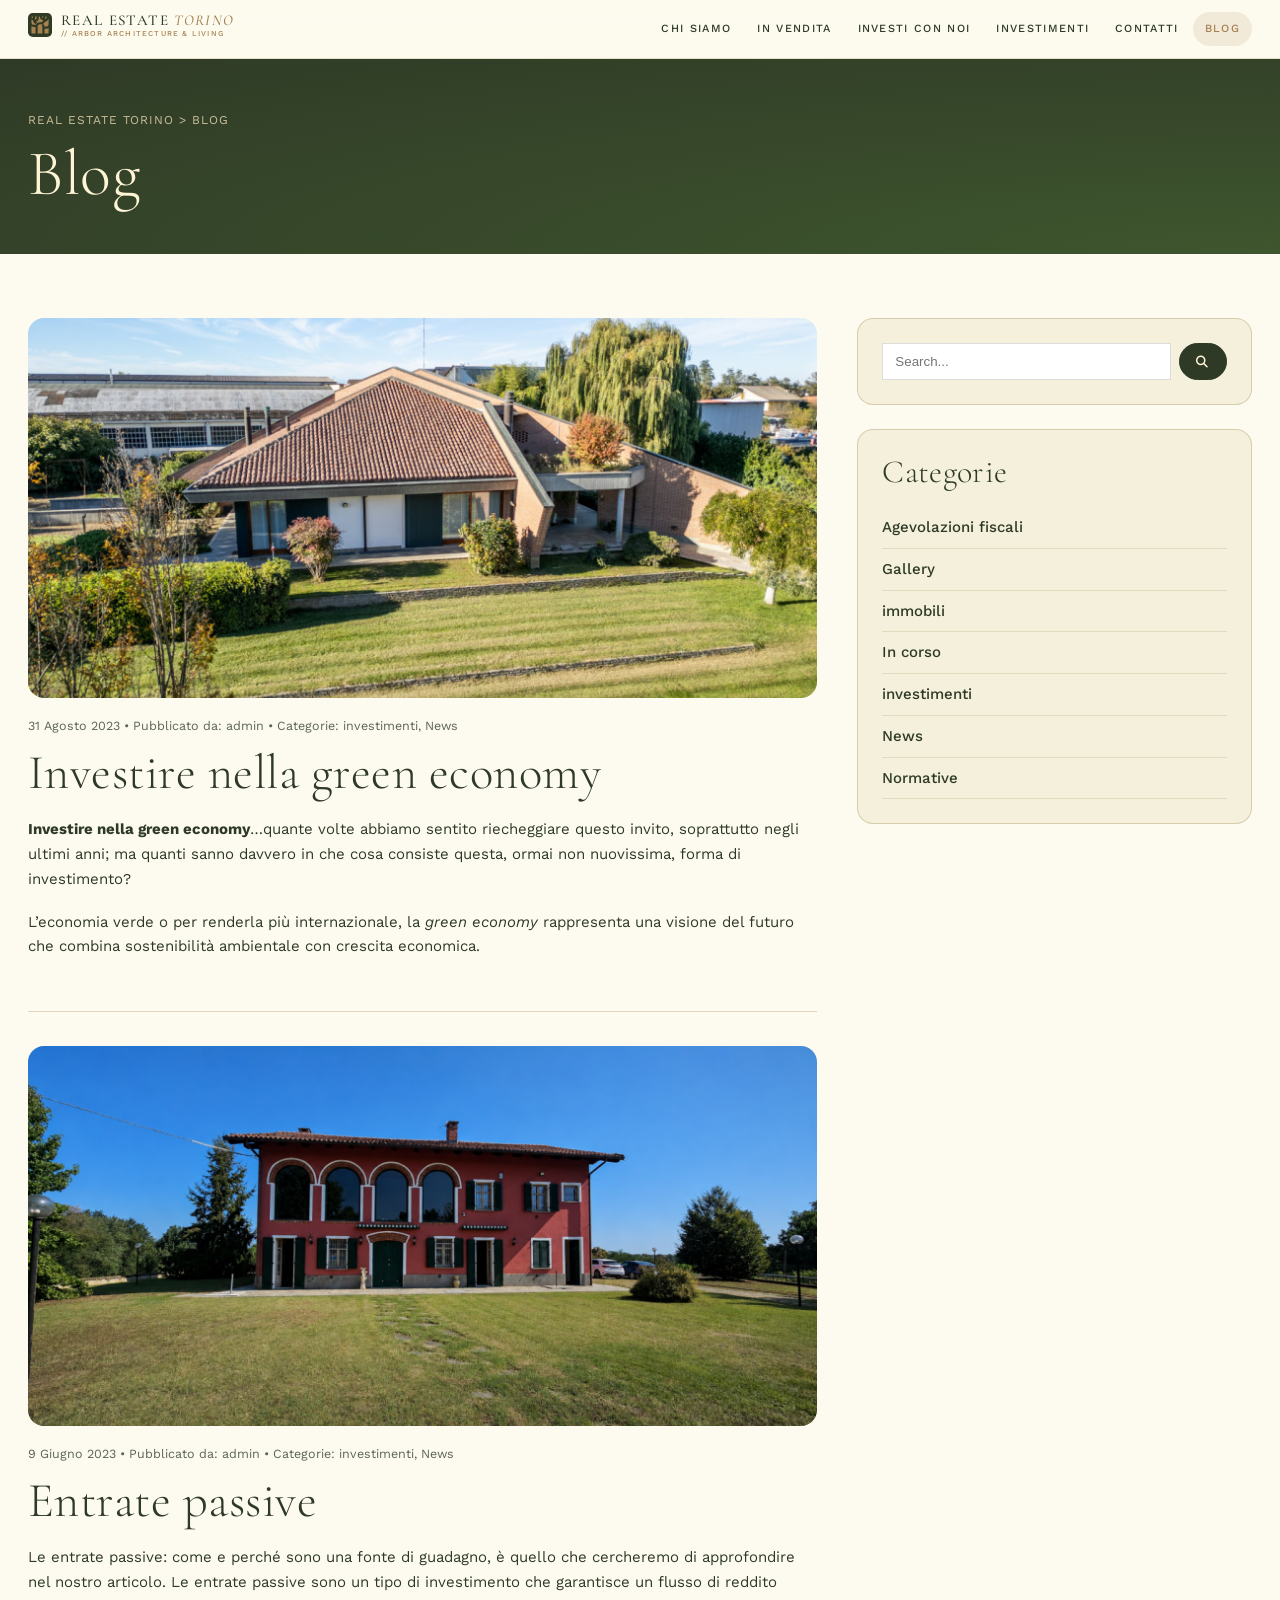
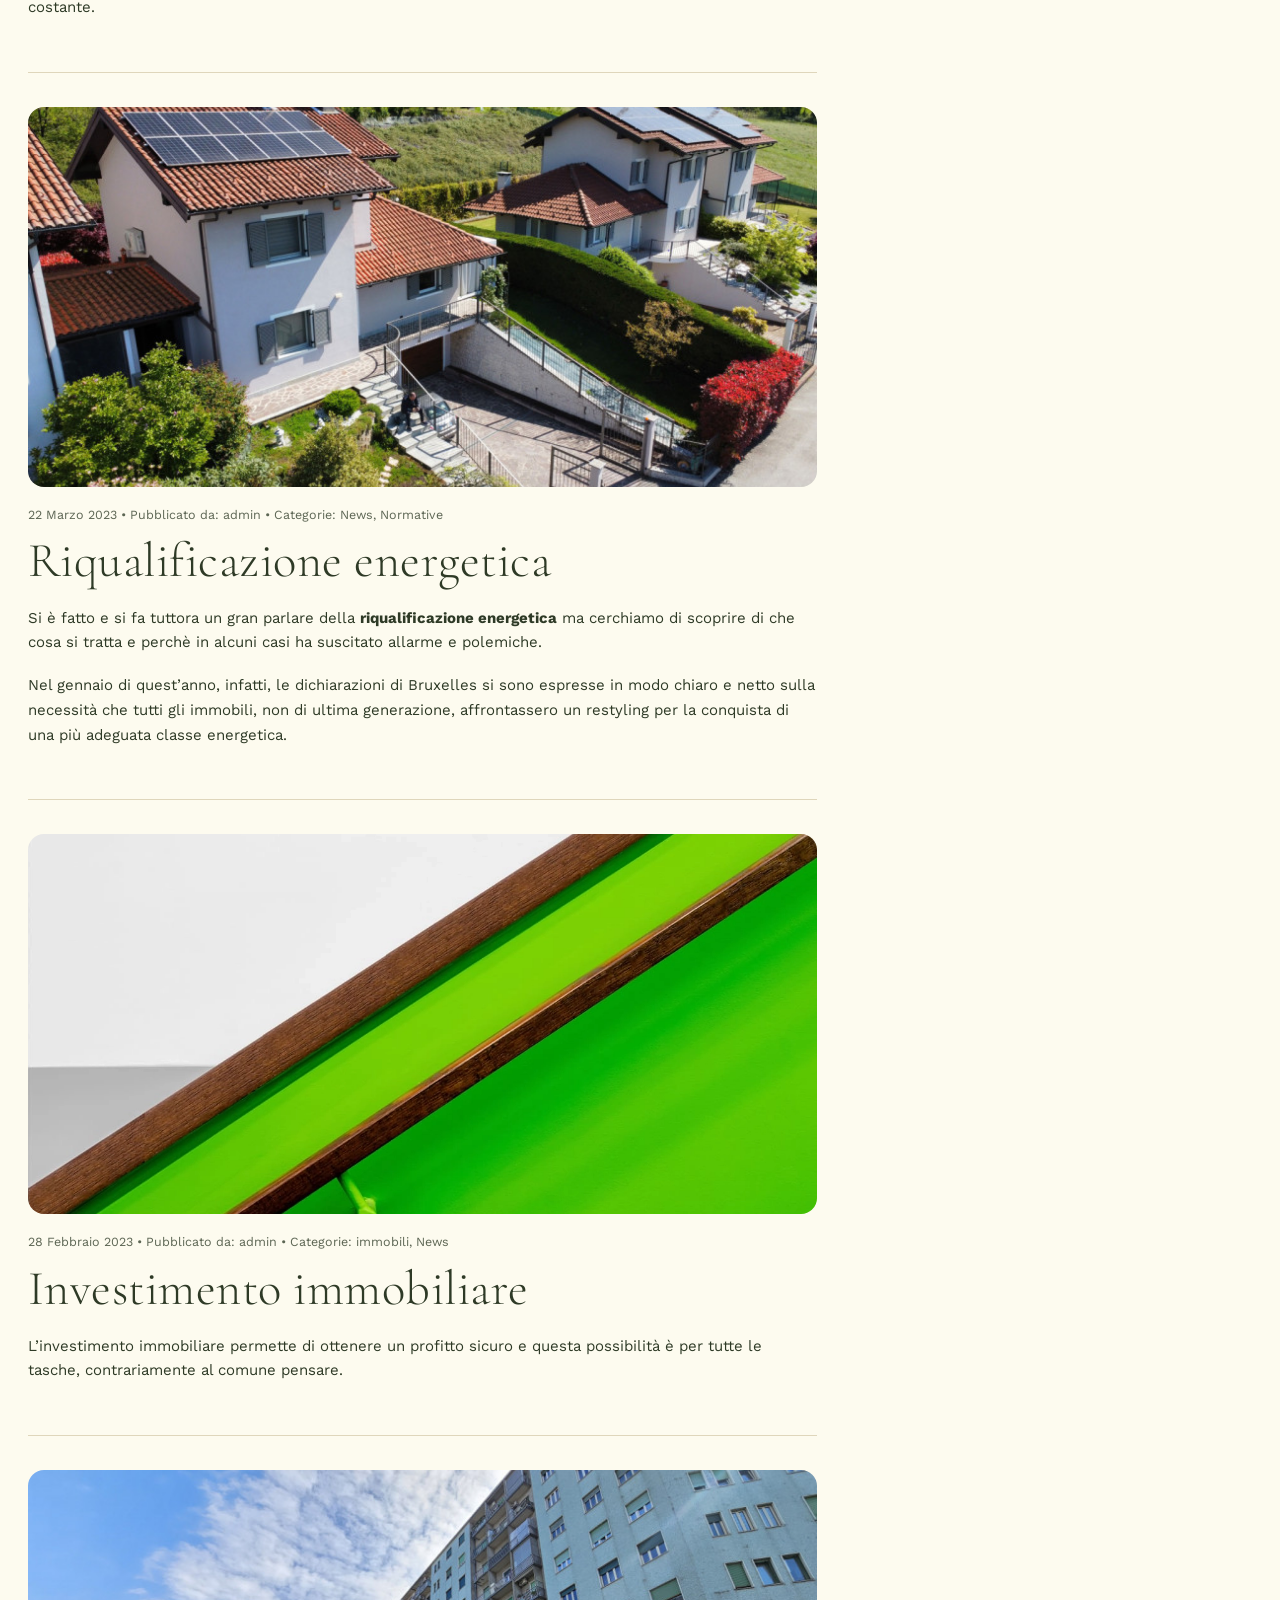
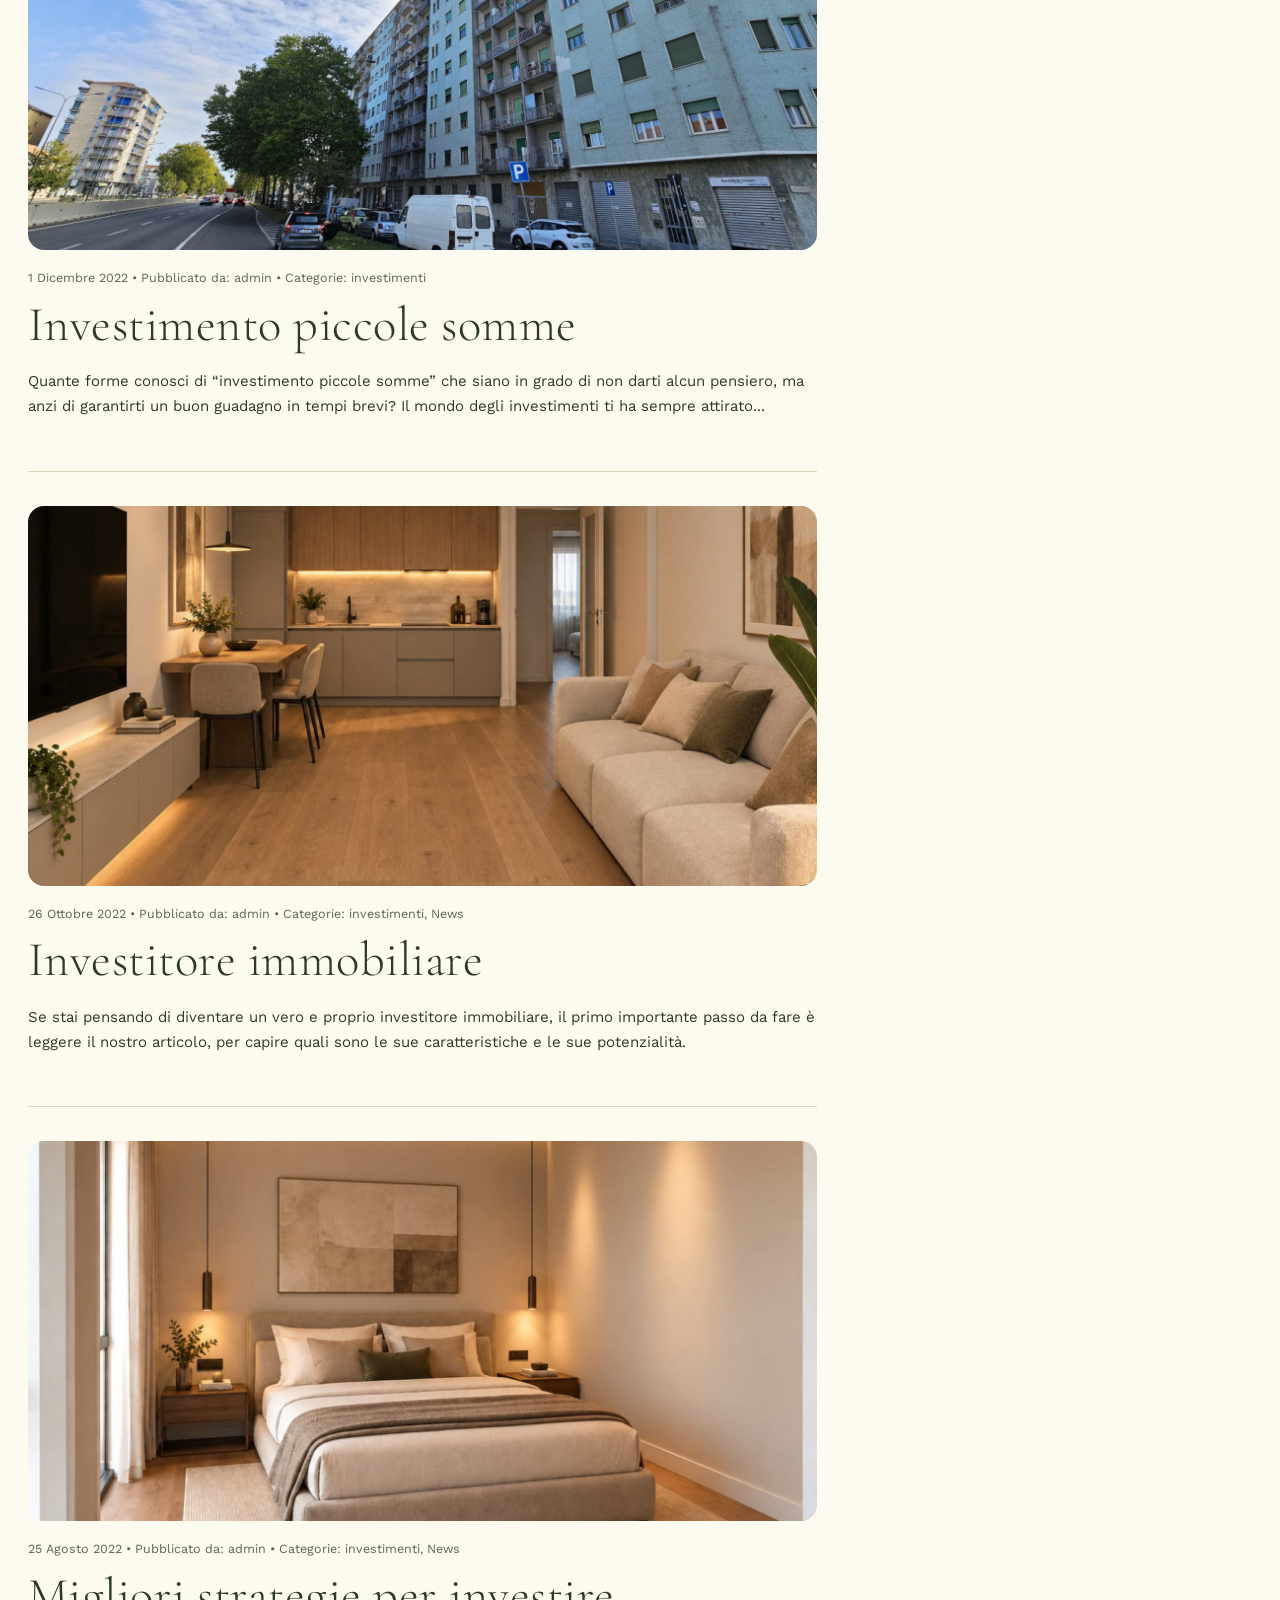
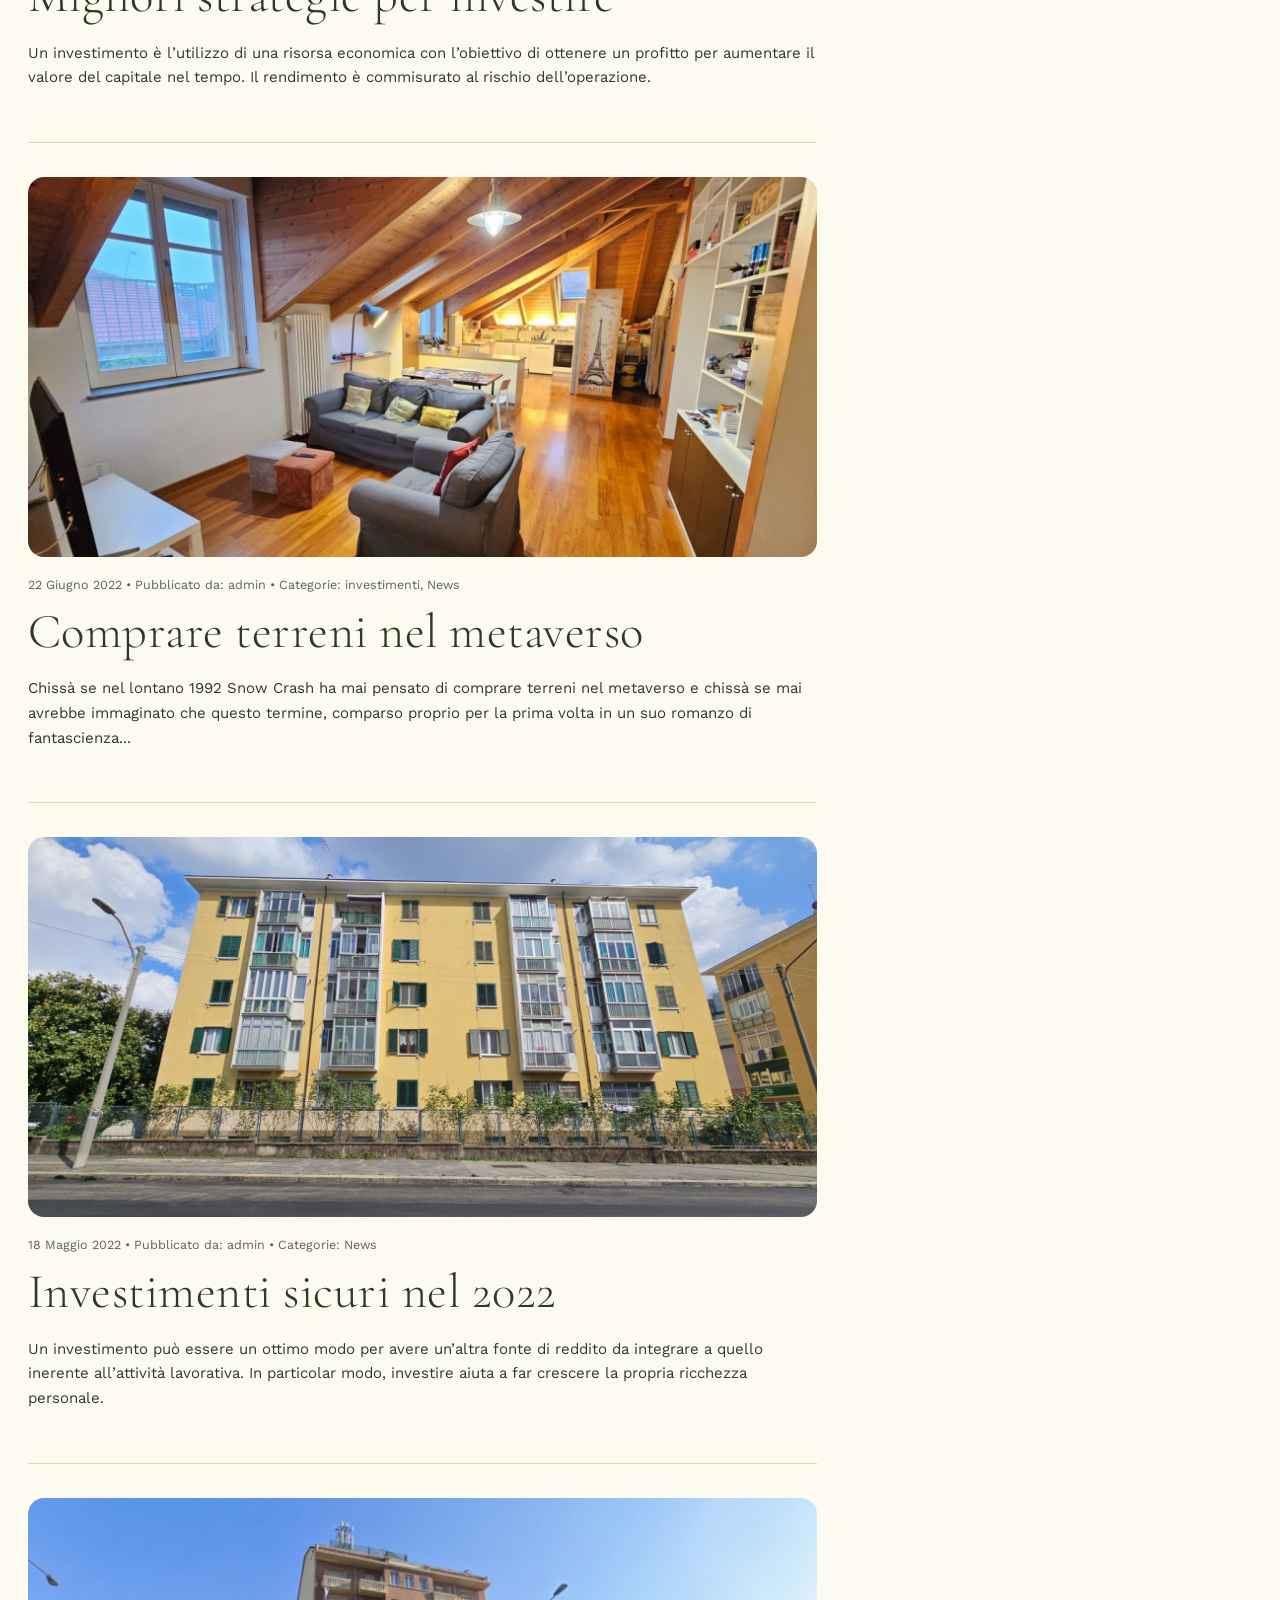
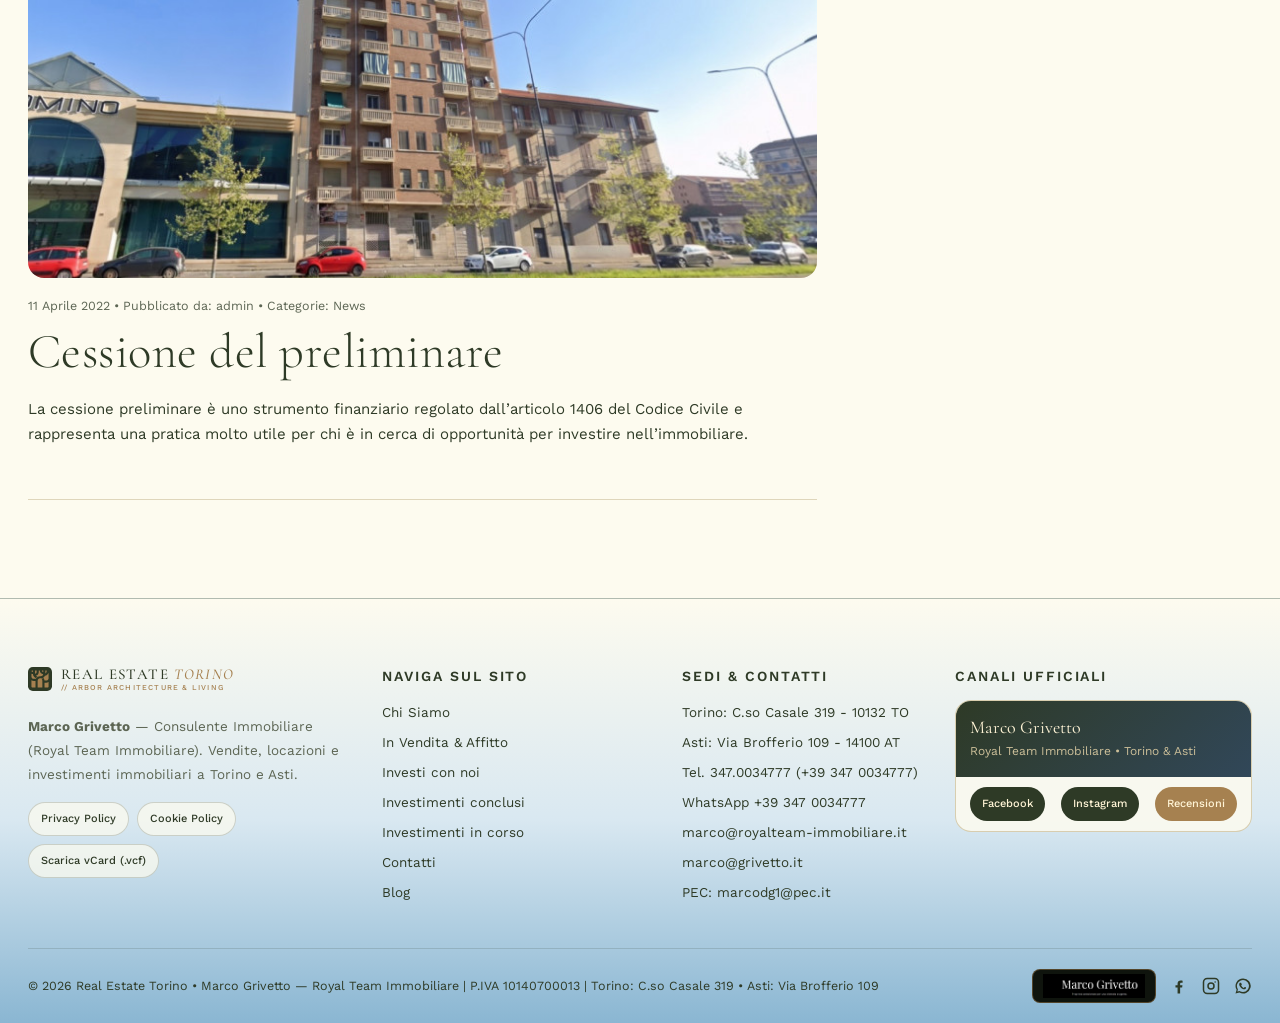
<file: blog/index.html>
<!DOCTYPE html>
<html lang="it-IT">
<head>
  <meta charset="UTF-8">
  <meta name="viewport" content="width=device-width, initial-scale=1.0">
  <title>Blog - Real Estate Torino</title>
  <link rel="icon" href="/assets/images/logos/ret-tech-mark.svg?v=arbor12" type="image/svg+xml">
  <link rel="stylesheet" href="https://cdnjs.cloudflare.com/ajax/libs/font-awesome/6.5.1/css/all.min.css">
  <link rel="stylesheet" href="/assets/css/style.css?v=arbor12">
</head>
<body>

  <header class="site-header inner-header">
    <div class="container header-inner">
      <div class="header-logo">
        <a href="/" class="brand-mark" aria-label="Real Estate Torino">
  <span class="brand-svg-box" aria-hidden="true">
    <svg class="brand-emblem-svg" width="24" height="24" style="width:24px;height:24px;display:block;flex-shrink:0;" viewBox="0 0 35 35" fill="none" xmlns="http://www.w3.org/2000/svg">
      <rect width="35" height="35" rx="7" fill="#2E3A26"/>
      <g transform="translate(5 5) scale(0.7143)" fill="#A68150">
        <path d="M0.00542084 6.72846V12.2388C0.00542084 14.8968 2.16022 17.0516 4.81573 17.0516H9.2175C10.6897 13.9501 13.8559 11.8003 17.5203 11.8003H19.2616C21.663 11.8003 23.6509 10.0441 24.0146 7.74233C20.1559 7.24411 17.1616 3.97579 17.0844 0H14.9844V2.96441C14.9844 6.62632 12.5132 9.70781 9.14775 10.6395C9.98974 11.3644 11.0858 11.8003 12.284 11.8003H13.0164C12.3887 12.1491 11.8107 12.5825 11.3026 13.0907C10.5901 13.8032 10.0221 14.6526 9.63601 15.5868C9.61359 15.6466 9.58618 15.7064 9.56626 15.7662C5.95167 14.6477 3.2862 11.3544 3.10684 7.416C2.01076 7.36618 0.966985 7.12703 0.00292969 6.72596H0.00542084V6.72846Z"/>
        <path d="M10.6076 0.00242615H7.46387L7.46885 6.52661C9.23753 6.3049 10.6076 4.79779 10.6076 2.96683V0.00242615Z"/>
        <path d="M3.08984 0.00232697H1.46066C0.656036 0.00232697 0.00585938 0.652504 0.00585938 1.45713V1.5219C0.793046 2.36389 1.87917 2.92439 3.09482 3.03399V0.00232697H3.09233H3.08984Z"/>
        <path d="M21.4619 0.00242615C21.5267 1.58178 22.6128 2.89459 24.0776 3.30562V0.00242615H21.4619Z"/>
        <path d="M28.4562 0.00242615L28.4512 6.03337C30.0156 5.23871 31.0843 3.61452 31.0843 1.74121V0.00242615H28.4562Z"/>
        <path d="M34.9979 4.60857C33.9292 7.86693 31.0819 10.3207 27.6043 10.8313C26.152 13.9876 22.9584 16.1797 19.2567 16.1797H17.5154C14.8574 16.1797 12.7051 18.3345 12.7051 20.99V35H22.3282V20.99C22.3282 19.4082 21.5659 18.0032 20.3826 17.1263C21.12 17.0491 21.8449 16.8673 22.53 16.5808C23.3172 16.2545 24.0421 15.8011 24.6773 15.2406C25.8556 16.7078 26.5954 18.5463 26.6901 20.5541H30.2175C32.6712 20.5541 34.699 18.7157 34.9929 16.3367V4.60857H34.9954H34.9979Z"/>
        <path d="M34.9999 23.5883C33.6099 24.4377 31.9732 24.926 30.2245 24.926H26.707V35H33.5426C34.3472 35 34.9974 34.3498 34.9974 33.5452V23.5883H34.9999Z"/>
        <path d="M8.33272 35V21.426H4.81529C3.05159 21.426 1.4 20.9278 0 20.0634V33.5402C0 34.3448 0.650177 34.995 1.4548 34.995H8.33272V35Z"/>
      </g>
    </svg>
  </span>
  <span class="brand-wordmark">
    <span class="brand-title">REAL ESTATE <span class="brand-accent">TORINO</span></span>
    <span class="brand-sub">// ARBOR ARCHITECTURE &amp; LIVING</span>
  </span>
</a>
      </div>
      <nav class="header-nav stm_nav_menu" aria-label="Menu principale">
        <button class="stm_mobile_switcher" type="button" aria-label="Apri menu" aria-expanded="false">
          <span></span><span></span><span></span>
        </button>
        <ul class="menu">
          <li>
            <a href="/chi-siamo/">Chi Siamo</a>
            <ul class="sub-menu">
              <li><a href="/chi-siamo/#vision">Vision</a></li>
              <li><a href="/chi-siamo/#mission">Mission</a></li>
              <li><a href="/chi-siamo/#principi">Principi</a></li>
              <li><a href="/chi-siamo/#valori">Valori</a></li>
            </ul>
          </li>
          <li><a href="/appartamenti-in-vendita/">In Vendita</a></li>
          <li>
            <a href="/investi-con-noi/">Investi con noi</a>
            <ul class="sub-menu">
              <li><a href="/investi-con-noi/#modello-operativo">Modello operativo</a></li>
              <li><a href="/investi-con-noi/#come-funziona">Come funziona</a></li>
              <li><a href="/investi-con-noi/#perche-investire">Perchè investire</a></li>
              <li><a href="/investi-con-noi/#network-investitors">Network Investitors</a></li>
            </ul>
          </li>
          <li>
            <a href="#">Investimenti</a>
            <ul class="sub-menu">
              <li><a href="/investimenti-immobiliari-conclusi/">Investimenti immobiliari conclusi</a></li>
              <li><a href="/investimenti-immobiliari-in-corso/">Investimenti immobiliari in corso</a></li>
            </ul>
          </li>
          <li><a href="/contatti/">Contatti</a></li>
          <li class="current_page_item"><a href="/blog/">Blog</a></li>
        </ul>
      </nav>
    </div>
  </header>

  <section class="title-box_style_2">
    <div class="container">
      <div class="breadcrumbs"><a href="/">Real Estate Torino</a> &gt; Blog</div>
      <h1>Blog</h1>
    </div>
  </section>

  <section class="page-section">
    <div class="container">
      <div class="blog-layout">
        <div class="blog-main">
          <article class="blog-article-card">
            <div class="blog-article-thumb"><img src="/assets/images/properties/Mgrv0077.jpg" alt="Investire nella green economy" loading="lazy"></div>
            <div class="blog-article-meta">31 Agosto 2023 &bull; Pubblicato da: admin &bull; Categorie: investimenti, News</div>
            <h2>Investire nella green economy</h2>
            <p><strong>Investire nella green economy</strong>…quante volte abbiamo sentito riecheggiare questo invito, soprattutto negli ultimi anni; ma quanti sanno davvero in che cosa consiste questa, ormai non nuovissima, forma di investimento?</p>
            <p>L’economia verde o per renderla più internazionale, la <em>green economy</em> rappresenta una visione del futuro che combina sostenibilità ambientale con crescita economica.</p>
          </article>

          <article class="blog-article-card">
            <div class="blog-article-thumb"><img src="/assets/images/properties/Mgrv0131.png" alt="Entrate passive" loading="lazy"></div>
            <div class="blog-article-meta">9 Giugno 2023 &bull; Pubblicato da: admin &bull; Categorie: investimenti, News</div>
            <h2>Entrate passive</h2>
            <p>Le entrate passive: come e perché sono una fonte di guadagno, è quello che cercheremo di approfondire nel nostro articolo. Le entrate passive sono un tipo di investimento che garantisce un flusso di reddito costante.</p>
          </article>

          <article class="blog-article-card">
            <div class="blog-article-thumb"><img src="/assets/images/properties/Mgrv0128.jpg" alt="casa con tetto verde e pannelli solari" loading="lazy"></div>
            <div class="blog-article-meta">22 Marzo 2023 &bull; Pubblicato da: admin &bull; Categorie: News, Normative</div>
            <h2>Riqualificazione energetica</h2>
            <p>Si è fatto e si fa tuttora un gran parlare della <strong>riqualificazione energetica</strong> ma cerchiamo di scoprire di che cosa si tratta e perchè in alcuni casi ha suscitato allarme e polemiche.</p>
            <p>Nel gennaio di quest’anno, infatti, le dichiarazioni di Bruxelles si sono espresse in modo chiaro e netto sulla necessità che tutti gli immobili, non di ultima generazione, affrontassero un restyling per la conquista di una più adeguata classe energetica.</p>
          </article>

          <article class="blog-article-card">
            <div class="blog-article-thumb"><img src="/assets/images/card-3.webp" alt="modello casa su banconote" loading="lazy"></div>
            <div class="blog-article-meta">28 Febbraio 2023 &bull; Pubblicato da: admin &bull; Categorie: immobili, News</div>
            <h2>Investimento immobiliare</h2>
            <p>L’investimento immobiliare permette di ottenere un profitto sicuro e questa possibilità è per tutte le tasche, contrariamente al comune pensare.</p>
          </article>

          <article class="blog-article-card">
            <div class="blog-article-thumb"><img src="/assets/images/properties/Mgrv0135.jpg" alt="investimento immobiliare" loading="lazy"></div>
            <div class="blog-article-meta">1 Dicembre 2022 &bull; Pubblicato da: admin &bull; Categorie: investimenti</div>
            <h2>Investimento piccole somme</h2>
            <p>Quante forme conosci di “investimento piccole somme” che siano in grado di non darti alcun pensiero, ma anzi di garantirti un buon guadagno in tempi brevi? Il mondo degli investimenti ti ha sempre attirato...</p>
          </article>

          <article class="blog-article-card">
            <div class="blog-article-thumb"><img src="/assets/images/properties/Mgrv0137.jpg" alt="investitore immobiliare" loading="lazy"></div>
            <div class="blog-article-meta">26 Ottobre 2022 &bull; Pubblicato da: admin &bull; Categorie: investimenti, News</div>
            <h2>Investitore immobiliare</h2>
            <p>Se stai pensando di diventare un vero e proprio investitore immobiliare, il primo importante passo da fare è leggere il nostro articolo, per capire quali sono le sue caratteristiche e le sue potenzialità.</p>
          </article>

          <article class="blog-article-card">
            <div class="blog-article-thumb"><img src="/assets/images/properties/Mgrv0138.jpg" alt="migliori strategie per investire" loading="lazy"></div>
            <div class="blog-article-meta">25 Agosto 2022 &bull; Pubblicato da: admin &bull; Categorie: investimenti, News</div>
            <h2>Migliori strategie per investire</h2>
            <p>Un investimento è l’utilizzo di una risorsa economica con l’obiettivo di ottenere un profitto per aumentare il valore del capitale nel tempo. Il rendimento è commisurato al rischio dell’operazione.</p>
          </article>

          <article class="blog-article-card">
            <div class="blog-article-thumb"><img src="/assets/images/properties/Mgrv0133.jpg" alt="comprare terreni nel metaverso" loading="lazy"></div>
            <div class="blog-article-meta">22 Giugno 2022 &bull; Pubblicato da: admin &bull; Categorie: investimenti, News</div>
            <h2>Comprare terreni nel metaverso</h2>
            <p>Chissà se nel lontano 1992 Snow Crash ha mai pensato di comprare terreni nel metaverso e chissà se mai avrebbe immaginato che questo termine, comparso proprio per la prima volta in un suo romanzo di fantascienza...</p>
          </article>

          <article class="blog-article-card">
            <div class="blog-article-thumb"><img src="/assets/images/properties/Mgrv0141.jpg" alt="Investimenti sicuri nel 2022" loading="lazy"></div>
            <div class="blog-article-meta">18 Maggio 2022 &bull; Pubblicato da: admin &bull; Categorie: News</div>
            <h2>Investimenti sicuri nel 2022</h2>
            <p>Un investimento può essere un ottimo modo per avere un’altra fonte di reddito da integrare a quello inerente all’attività lavorativa. In particolar modo, investire aiuta a far crescere la propria ricchezza personale.</p>
          </article>

          <article class="blog-article-card">
            <div class="blog-article-thumb"><img src="/assets/images/properties/Mgrv0146.jpg" alt="Cessione del preliminare" loading="lazy"></div>
            <div class="blog-article-meta">11 Aprile 2022 &bull; Pubblicato da: admin &bull; Categorie: News</div>
            <h2>Cessione del preliminare</h2>
            <p>La cessione preliminare è uno strumento finanziario regolato dall’articolo 1406 del Codice Civile e rappresenta una pratica molto utile per chi è in cerca di opportunità per investire nell’immobiliare.</p>
          </article>
        </div>

        <aside class="blog-sidebar">
          <div class="blog-sidebar-box">
            <form id="blog-search-form" style="display:flex;gap:8px;">
              <input id="blog-search-input" type="search" placeholder="Search..." style="flex:1;padding:10px 12px;border:1px solid #dcdcdc;">
              <button type="submit" class="homepress-button" style="padding:10px 16px;" aria-label="Cerca"><i class="fa-solid fa-magnifying-glass"></i></button>
            </form>
          </div>
          <div class="blog-sidebar-box">
            <h3>Categorie</h3>
            <ul class="blog-cat-list">
              <li><a href="#agevolazioni">Agevolazioni fiscali</a></li>
              <li><a href="/investimenti-immobiliari-conclusi/">Gallery</a></li>
              <li><a href="/appartamenti-in-vendita/">immobili</a></li>
              <li><a href="/investimenti-immobiliari-in-corso/">In corso</a></li>
              <li><a href="/investi-con-noi/">investimenti</a></li>
              <li><a href="/blog/">News</a></li>
              <li><a href="#normative">Normative</a></li>
            </ul>
          </div>
        </aside>
      </div>
    </div>
  </section>

  <footer class="site-footer">
    <div class="container">
      <div class="footer-top-grid">
        <div class="footer-col">
          <div class="footer-logo">
            <a href="/" class="brand-mark" aria-label="Real Estate Torino">
  <span class="brand-svg-box" aria-hidden="true">
    <svg class="brand-emblem-svg" width="24" height="24" style="width:24px;height:24px;display:block;flex-shrink:0;" viewBox="0 0 35 35" fill="none" xmlns="http://www.w3.org/2000/svg">
      <rect width="35" height="35" rx="7" fill="#2E3A26"/>
      <g transform="translate(5 5) scale(0.7143)" fill="#A68150">
        <path d="M0.00542084 6.72846V12.2388C0.00542084 14.8968 2.16022 17.0516 4.81573 17.0516H9.2175C10.6897 13.9501 13.8559 11.8003 17.5203 11.8003H19.2616C21.663 11.8003 23.6509 10.0441 24.0146 7.74233C20.1559 7.24411 17.1616 3.97579 17.0844 0H14.9844V2.96441C14.9844 6.62632 12.5132 9.70781 9.14775 10.6395C9.98974 11.3644 11.0858 11.8003 12.284 11.8003H13.0164C12.3887 12.1491 11.8107 12.5825 11.3026 13.0907C10.5901 13.8032 10.0221 14.6526 9.63601 15.5868C9.61359 15.6466 9.58618 15.7064 9.56626 15.7662C5.95167 14.6477 3.2862 11.3544 3.10684 7.416C2.01076 7.36618 0.966985 7.12703 0.00292969 6.72596H0.00542084V6.72846Z"/>
        <path d="M10.6076 0.00242615H7.46387L7.46885 6.52661C9.23753 6.3049 10.6076 4.79779 10.6076 2.96683V0.00242615Z"/>
        <path d="M3.08984 0.00232697H1.46066C0.656036 0.00232697 0.00585938 0.652504 0.00585938 1.45713V1.5219C0.793046 2.36389 1.87917 2.92439 3.09482 3.03399V0.00232697H3.09233H3.08984Z"/>
        <path d="M21.4619 0.00242615C21.5267 1.58178 22.6128 2.89459 24.0776 3.30562V0.00242615H21.4619Z"/>
        <path d="M28.4562 0.00242615L28.4512 6.03337C30.0156 5.23871 31.0843 3.61452 31.0843 1.74121V0.00242615H28.4562Z"/>
        <path d="M34.9979 4.60857C33.9292 7.86693 31.0819 10.3207 27.6043 10.8313C26.152 13.9876 22.9584 16.1797 19.2567 16.1797H17.5154C14.8574 16.1797 12.7051 18.3345 12.7051 20.99V35H22.3282V20.99C22.3282 19.4082 21.5659 18.0032 20.3826 17.1263C21.12 17.0491 21.8449 16.8673 22.53 16.5808C23.3172 16.2545 24.0421 15.8011 24.6773 15.2406C25.8556 16.7078 26.5954 18.5463 26.6901 20.5541H30.2175C32.6712 20.5541 34.699 18.7157 34.9929 16.3367V4.60857H34.9954H34.9979Z"/>
        <path d="M34.9999 23.5883C33.6099 24.4377 31.9732 24.926 30.2245 24.926H26.707V35H33.5426C34.3472 35 34.9974 34.3498 34.9974 33.5452V23.5883H34.9999Z"/>
        <path d="M8.33272 35V21.426H4.81529C3.05159 21.426 1.4 20.9278 0 20.0634V33.5402C0 34.3448 0.650177 34.995 1.4548 34.995H8.33272V35Z"/>
      </g>
    </svg>
  </span>
  <span class="brand-wordmark">
    <span class="brand-title">REAL ESTATE <span class="brand-accent">TORINO</span></span>
    <span class="brand-sub">// ARBOR ARCHITECTURE &amp; LIVING</span>
  </span>
</a>
          </div>
          <p class="footer-desc"><strong>Marco Grivetto</strong> &mdash; Consulente Immobiliare (Royal Team Immobiliare). Vendite, locazioni e investimenti immobiliari a Torino e Asti.</p>
          <div class="footer-iubenda-badges"><a class="iubenda-pill" href="https://www.iubenda.com/privacy-policy/79513660" target="_blank" rel="noopener">Privacy Policy</a><a class="iubenda-pill" href="https://www.iubenda.com/privacy-policy/79513660/cookie-policy" target="_blank" rel="noopener">Cookie Policy</a><a class="iubenda-pill" href="/marco-grivetto.vcf" download>Scarica vCard (.vcf)</a></div>
        </div>
        <div class="footer-col">
          <h6>Naviga sul sito</h6>
          <ul class="footer-menu">
            <li><a href="/chi-siamo/">Chi Siamo</a></li>
            <li><a href="/appartamenti-in-vendita/">In Vendita &amp; Affitto</a></li>
            <li><a href="/investi-con-noi/">Investi con noi</a></li>
            <li><a href="/investimenti-immobiliari-conclusi/">Investimenti conclusi</a></li>
            <li><a href="/investimenti-immobiliari-in-corso/">Investimenti in corso</a></li>
            <li><a href="/contatti/">Contatti</a></li>
            <li><a href="/blog/">Blog</a></li>
          </ul>
        </div>
        <div class="footer-col">
          <h6>Sedi &amp; Contatti</h6>
          <ul class="footer-menu">
            <li><a href="https://maps.app.goo.gl/pgQFZy5cW2Hvg7cP9" target="_blank" rel="noopener">Torino: C.so Casale 319 - 10132 TO</a></li>
            <li><a href="https://maps.app.goo.gl/JjtByd9Peeivg1FY7?g_st=aw" target="_blank" rel="noopener">Asti: Via Brofferio 109 - 14100 AT</a></li>
            <li><a href="tel:+393470034777">Tel. 347.0034777 (+39 347 0034777)</a></li>
            <li><a href="https://wa.me/393470034777" target="_blank" rel="noopener">WhatsApp +39 347 0034777</a></li>
            <li><a href="mailto:marco@royalteam-immobiliare.it">marco@royalteam-immobiliare.it</a></li>
            <li><a href="mailto:marco@grivetto.it">marco@grivetto.it</a></li>
            <li><a href="mailto:marcodg1@pec.it">PEC: marcodg1@pec.it</a></li>
          </ul>
        </div>
        <div class="footer-col">
          <h6>Canali Ufficiali</h6>
          <div class="footer-fb-card">
            <div class="footer-fb-cover"><div><div class="footer-fb-title">Marco Grivetto</div><div class="footer-fb-sub">Royal Team Immobiliare &bull; Torino &amp; Asti</div></div></div>
            <div class="footer-fb-body" style="flex-wrap:wrap;gap:8px;"><a class="footer-fb-btn" href="https://www.facebook.com/marco.royalteam?rdid=rtRgP7YTZbLFbCFA&share_url=https%3A%2F%2Fwww.facebook.com%2Fshare%2F18SfwB895W%2F#" target="_blank" rel="noopener">Facebook</a><a class="footer-fb-btn" href="https://www.instagram.com/marcoaffittievendite?igsh=MTF5b3N5cXV4eW96ZQ%3D%3D" target="_blank" rel="noopener" style="background:#2E3A26;">Instagram</a><a class="footer-fb-btn" href="https://www.google.com/search?q=Royal+Team+Immobiliare+Asti+Recensioni" target="_blank" rel="noopener" style="background:#A68150;">Recensioni</a></div>
          </div>
        </div>
      </div>
      <div class="footer-divider"></div>
      <div class="footer-bottom">
        <p class="footer-copyright">&copy; 2026 Real Estate Torino &bull; Marco Grivetto &mdash; Royal Team Immobiliare | P.IVA 10140700013 | Torino: C.so Casale 319 &bull; Asti: Via Brofferio 109</p>
        <div class="footer-socials" style="align-items:center;">
          <span style="display:inline-flex;align-items:center;background:#0f140d;border:1px solid rgba(166,129,80,0.45);border-radius:8px;padding:4px 10px;"><img src="/assets/images/signature.png" alt="Marco Grivetto" width="128" height="30" style="height:24px;width:auto;display:block;"></span>
          <a href="https://www.facebook.com/marco.royalteam?rdid=rtRgP7YTZbLFbCFA&share_url=https%3A%2F%2Fwww.facebook.com%2Fshare%2F18SfwB895W%2F#" target="_blank" rel="noopener" aria-label="Facebook"><svg width="18" height="18" style="width:18px;height:18px;display:block;flex-shrink:0;" viewBox="0 0 24 24" fill="currentColor" aria-hidden="true"><path d="M13.5 22v-8h2.7l.4-3h-3.1V9.1c0-.9.3-1.5 1.6-1.5H16.8V4.9c-.3 0-1.3-.1-2.5-.1-2.5 0-4.2 1.5-4.2 4.3V11H7.3v3h2.8v8h3.4z"/></svg></a>
          <a href="https://www.instagram.com/marcoaffittievendite?igsh=MTF5b3N5cXV4eW96ZQ%3D%3D" target="_blank" rel="noopener" aria-label="Instagram"><svg width="18" height="18" style="width:18px;height:18px;display:block;flex-shrink:0;" viewBox="0 0 24 24" fill="none" stroke="currentColor" stroke-width="2" stroke-linecap="round" stroke-linejoin="round" aria-hidden="true"><rect x="2" y="2" width="20" height="20" rx="5"/><circle cx="12" cy="12" r="4"/><circle cx="17.5" cy="6.5" r="1" fill="currentColor" stroke="none"/></svg></a>
          <a href="https://wa.me/393470034777" target="_blank" rel="noopener" aria-label="WhatsApp"><svg width="18" height="18" style="width:18px;height:18px;display:block;flex-shrink:0;" viewBox="0 0 24 24" fill="currentColor" aria-hidden="true"><path d="M12 2a9.9 9.9 0 0 0-8.5 15L2 22l5.2-1.4A10 10 0 1 0 12 2zm0 18a8 8 0 0 1-4.1-1.1l-.3-.2-3.1.8.8-3-.2-.3A8 8 0 1 1 12 20zm4.4-5.9c-.2-.1-1.4-.7-1.6-.8-.2-.1-.4-.1-.6.1-.2.2-.7.8-.8 1-.1.2-.3.2-.5.1a6.5 6.5 0 0 1-3.2-2.8c-.2-.3 0-.4.1-.6l.4-.5.2-.5c0-.2 0-.4-.1-.5l-.7-1.7c-.2-.4-.4-.4-.6-.4h-.5c-.2 0-.5.1-.7.3-.2.3-.9.9-.9 2.2s1 2.5 1.1 2.7a9.2 9.2 0 0 0 3.6 3.2c1.4.6 1.9.6 2.6.5.4-.1 1.4-.6 1.6-1.1.2-.6.2-1 .1-1.1-.1-.1-.2-.2-.5-.3z"/></svg></a>
        </div>
      </div>
    </div>
  </footer>
  <script src="/assets/js/main.js?v=arbor12"></script>
</body>
</html>
</file>
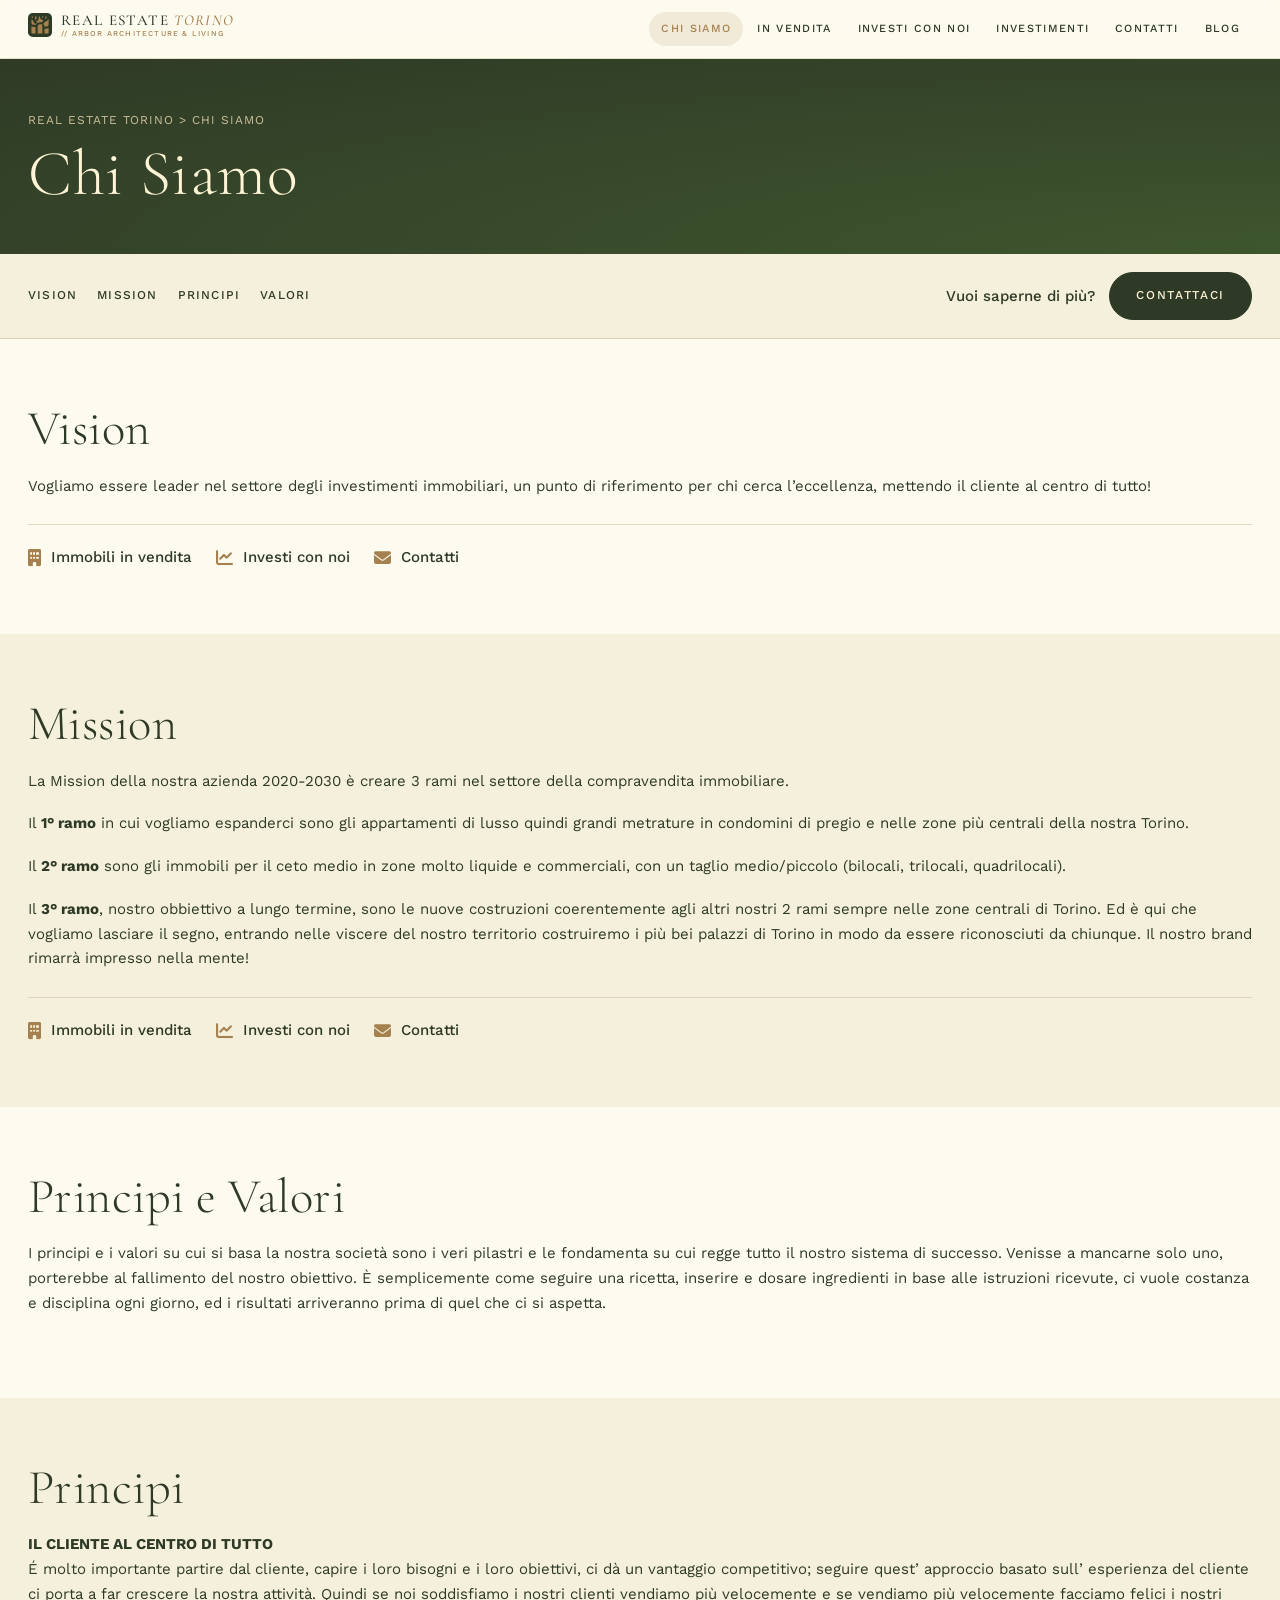
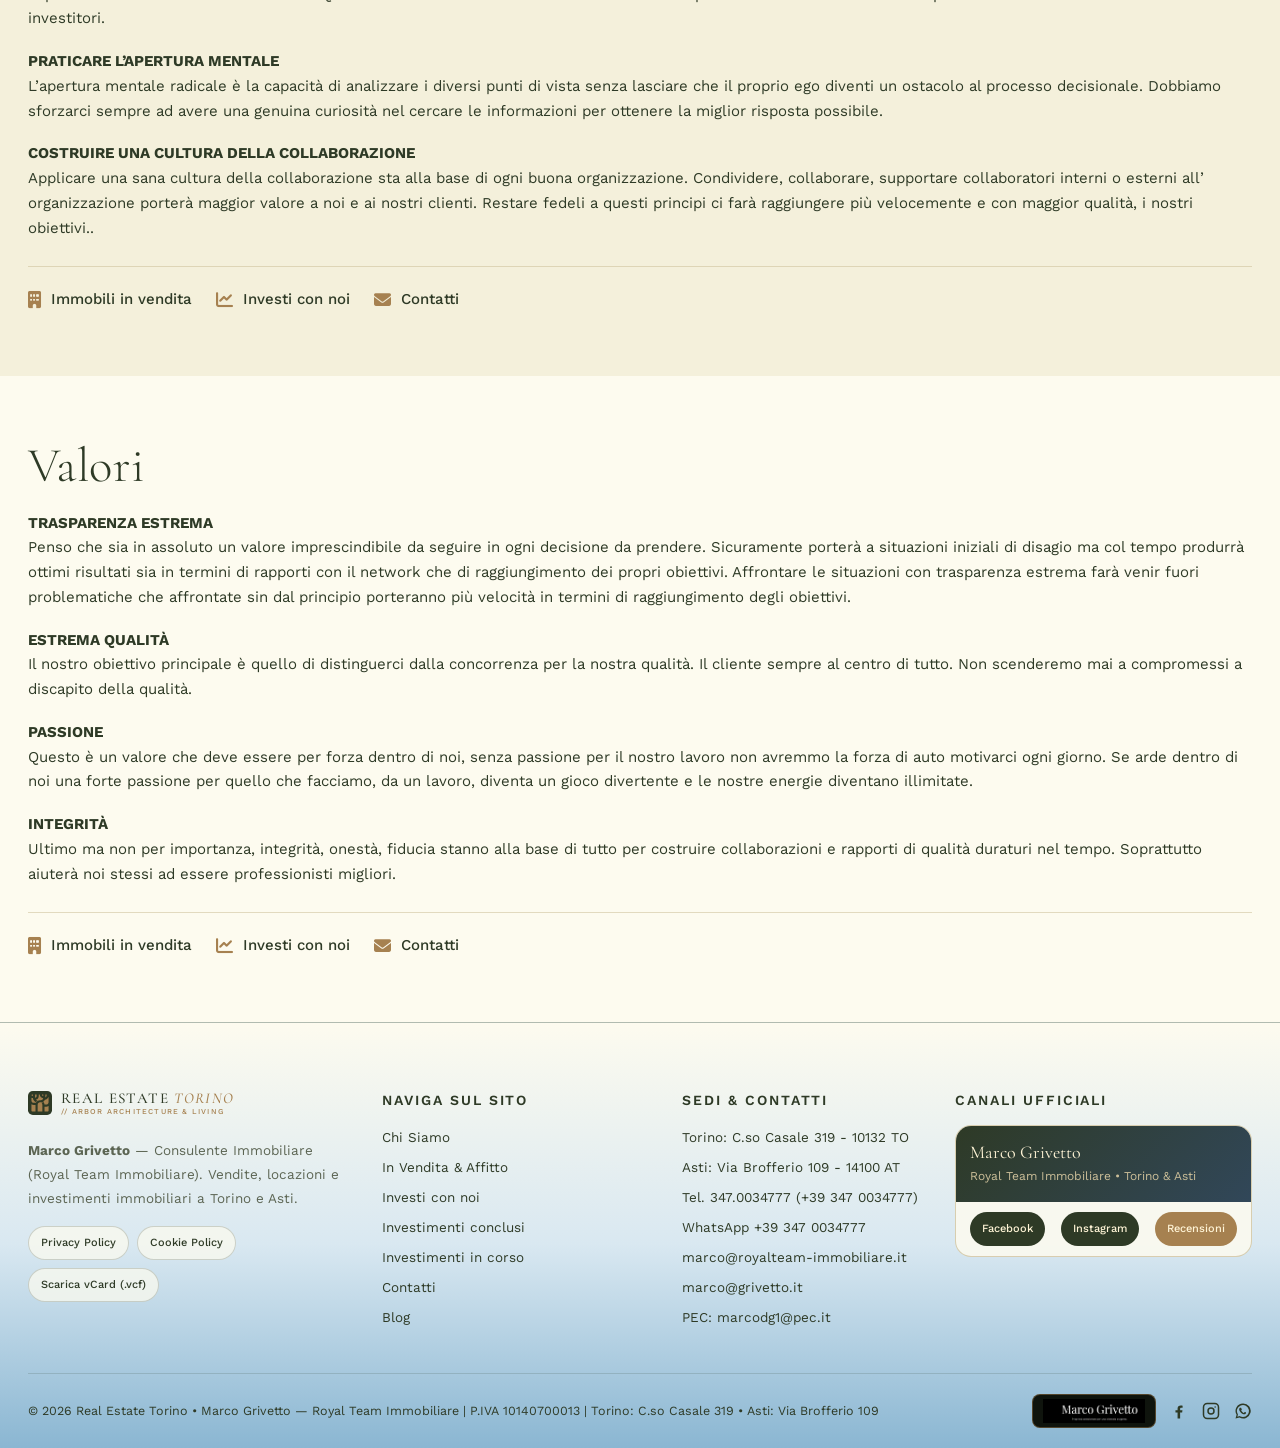
<file: chi-siamo/index.html>
<!DOCTYPE html>
<html lang="it-IT">
<head>
  <meta charset="UTF-8">
  <meta name="viewport" content="width=device-width, initial-scale=1.0">
  <title>Chi Siamo - Real Estate Torino</title>
  <link rel="icon" href="/assets/images/logos/ret-tech-mark.svg?v=arbor12" type="image/svg+xml">
  <link rel="stylesheet" href="https://cdnjs.cloudflare.com/ajax/libs/font-awesome/6.5.1/css/all.min.css">
  <link rel="stylesheet" href="/assets/css/style.css?v=arbor12">
</head>
<body>

  <header class="site-header inner-header">
    <div class="container header-inner">
      <div class="header-logo">
        <a href="/" class="brand-mark" aria-label="Real Estate Torino">
  <span class="brand-svg-box" aria-hidden="true">
    <svg class="brand-emblem-svg" width="24" height="24" style="width:24px;height:24px;display:block;flex-shrink:0;" viewBox="0 0 35 35" fill="none" xmlns="http://www.w3.org/2000/svg">
      <rect width="35" height="35" rx="7" fill="#2E3A26"/>
      <g transform="translate(5 5) scale(0.7143)" fill="#A68150">
        <path d="M0.00542084 6.72846V12.2388C0.00542084 14.8968 2.16022 17.0516 4.81573 17.0516H9.2175C10.6897 13.9501 13.8559 11.8003 17.5203 11.8003H19.2616C21.663 11.8003 23.6509 10.0441 24.0146 7.74233C20.1559 7.24411 17.1616 3.97579 17.0844 0H14.9844V2.96441C14.9844 6.62632 12.5132 9.70781 9.14775 10.6395C9.98974 11.3644 11.0858 11.8003 12.284 11.8003H13.0164C12.3887 12.1491 11.8107 12.5825 11.3026 13.0907C10.5901 13.8032 10.0221 14.6526 9.63601 15.5868C9.61359 15.6466 9.58618 15.7064 9.56626 15.7662C5.95167 14.6477 3.2862 11.3544 3.10684 7.416C2.01076 7.36618 0.966985 7.12703 0.00292969 6.72596H0.00542084V6.72846Z"/>
        <path d="M10.6076 0.00242615H7.46387L7.46885 6.52661C9.23753 6.3049 10.6076 4.79779 10.6076 2.96683V0.00242615Z"/>
        <path d="M3.08984 0.00232697H1.46066C0.656036 0.00232697 0.00585938 0.652504 0.00585938 1.45713V1.5219C0.793046 2.36389 1.87917 2.92439 3.09482 3.03399V0.00232697H3.09233H3.08984Z"/>
        <path d="M21.4619 0.00242615C21.5267 1.58178 22.6128 2.89459 24.0776 3.30562V0.00242615H21.4619Z"/>
        <path d="M28.4562 0.00242615L28.4512 6.03337C30.0156 5.23871 31.0843 3.61452 31.0843 1.74121V0.00242615H28.4562Z"/>
        <path d="M34.9979 4.60857C33.9292 7.86693 31.0819 10.3207 27.6043 10.8313C26.152 13.9876 22.9584 16.1797 19.2567 16.1797H17.5154C14.8574 16.1797 12.7051 18.3345 12.7051 20.99V35H22.3282V20.99C22.3282 19.4082 21.5659 18.0032 20.3826 17.1263C21.12 17.0491 21.8449 16.8673 22.53 16.5808C23.3172 16.2545 24.0421 15.8011 24.6773 15.2406C25.8556 16.7078 26.5954 18.5463 26.6901 20.5541H30.2175C32.6712 20.5541 34.699 18.7157 34.9929 16.3367V4.60857H34.9954H34.9979Z"/>
        <path d="M34.9999 23.5883C33.6099 24.4377 31.9732 24.926 30.2245 24.926H26.707V35H33.5426C34.3472 35 34.9974 34.3498 34.9974 33.5452V23.5883H34.9999Z"/>
        <path d="M8.33272 35V21.426H4.81529C3.05159 21.426 1.4 20.9278 0 20.0634V33.5402C0 34.3448 0.650177 34.995 1.4548 34.995H8.33272V35Z"/>
      </g>
    </svg>
  </span>
  <span class="brand-wordmark">
    <span class="brand-title">REAL ESTATE <span class="brand-accent">TORINO</span></span>
    <span class="brand-sub">// ARBOR ARCHITECTURE &amp; LIVING</span>
  </span>
</a>
      </div>
      <nav class="header-nav stm_nav_menu" aria-label="Menu principale">
        <button class="stm_mobile_switcher" type="button" aria-label="Apri menu" aria-expanded="false">
          <span></span><span></span><span></span>
        </button>
        <ul class="menu">
          <li class="current_page_item">
            <a href="/chi-siamo/">Chi Siamo</a>
            <ul class="sub-menu">
              <li><a href="/chi-siamo/#vision">Vision</a></li>
              <li><a href="/chi-siamo/#mission">Mission</a></li>
              <li><a href="/chi-siamo/#principi">Principi</a></li>
              <li><a href="/chi-siamo/#valori">Valori</a></li>
            </ul>
          </li>
          <li><a href="/appartamenti-in-vendita/">In Vendita</a></li>
          <li>
            <a href="/investi-con-noi/">Investi con noi</a>
            <ul class="sub-menu">
              <li><a href="/investi-con-noi/#modello-operativo">Modello operativo</a></li>
              <li><a href="/investi-con-noi/#come-funziona">Come funziona</a></li>
              <li><a href="/investi-con-noi/#perche-investire">Perchè investire</a></li>
              <li><a href="/investi-con-noi/#network-investitors">Network Investitors</a></li>
            </ul>
          </li>
          <li>
            <a href="#">Investimenti</a>
            <ul class="sub-menu">
              <li><a href="/investimenti-immobiliari-conclusi/">Investimenti immobiliari conclusi</a></li>
              <li><a href="/investimenti-immobiliari-in-corso/">Investimenti immobiliari in corso</a></li>
            </ul>
          </li>
          <li><a href="/contatti/">Contatti</a></li>
          <li><a href="/blog/">Blog</a></li>
        </ul>
      </nav>
    </div>
  </header>

  <section class="title-box_style_2">
    <div class="container">
      <div class="breadcrumbs"><a href="/">Real Estate Torino</a> &gt; Chi Siamo</div>
      <h1>Chi Siamo</h1>
    </div>
  </section>

  <div class="anchor-nav-bar">
    <div class="container anchor-nav-inner">
      <div class="anchor-links">
        <a href="#vision">Vision</a>
        <a href="#mission">Mission</a>
        <a href="#principi">Principi</a>
        <a href="#valori">Valori</a>
      </div>
      <div class="anchor-cta-inline">
        <p>Vuoi saperne di più?</p>
        <a href="/contatti/" class="elementor-button">Contattaci</a>
      </div>
    </div>
  </div>

  <section id="vision" class="page-section">
    <div class="container">
      <h2>Vision</h2>
      <p>Vogliamo essere leader nel settore degli investimenti immobiliari, un punto di riferimento per chi cerca l’eccellenza, mettendo il cliente al centro di tutto!</p>
      <div class="quick-action-strip">
        <a class="quick-action-link" href="/appartamenti-in-vendita/"><i class="fa-solid fa-building"></i> Immobili in vendita</a>
        <a class="quick-action-link" href="/investi-con-noi/"><i class="fa-solid fa-chart-line"></i> Investi con noi</a>
        <a class="quick-action-link" href="/contatti/"><i class="fa-solid fa-envelope"></i> Contatti</a>
      </div>
    </div>
  </section>

  <section id="mission" class="page-section-alt">
    <div class="container">
      <h2>Mission</h2>
      <p>La Mission della nostra azienda 2020-2030 è creare 3 rami nel settore della compravendita immobiliare.</p>
      <p>Il <strong>1° ramo</strong> in cui vogliamo espanderci sono gli appartamenti di lusso quindi grandi metrature in condomini di pregio e nelle zone più centrali della nostra Torino.</p>
      <p>Il <strong>2° ramo</strong> sono gli immobili per il ceto medio in zone molto liquide e commerciali, con un taglio medio/piccolo (bilocali, trilocali, quadrilocali).</p>
      <p>Il <strong>3° ramo</strong>, nostro obbiettivo a lungo termine, sono le nuove costruzioni coerentemente agli altri nostri 2 rami sempre nelle zone centrali di Torino. Ed è qui che vogliamo lasciare il segno, entrando nelle viscere del nostro territorio costruiremo i più bei palazzi di Torino in modo da essere riconosciuti da chiunque. Il nostro brand rimarrà impresso nella mente!</p>
      <div class="quick-action-strip">
        <a class="quick-action-link" href="/appartamenti-in-vendita/"><i class="fa-solid fa-building"></i> Immobili in vendita</a>
        <a class="quick-action-link" href="/investi-con-noi/"><i class="fa-solid fa-chart-line"></i> Investi con noi</a>
        <a class="quick-action-link" href="/contatti/"><i class="fa-solid fa-envelope"></i> Contatti</a>
      </div>
    </div>
  </section>

  <section class="page-section">
    <div class="container">
      <h2>Principi e Valori</h2>
      <p>I principi e i valori su cui si basa la nostra società sono i veri pilastri e le fondamenta su cui regge tutto il nostro sistema di successo. Venisse a mancarne solo uno, porterebbe al fallimento del nostro obiettivo. È semplicemente come seguire una ricetta, inserire e dosare ingredienti in base alle istruzioni ricevute, ci vuole costanza e disciplina ogni giorno, ed i risultati arriveranno prima di quel che ci si aspetta.</p>
    </div>
  </section>

  <section id="principi" class="page-section-alt">
    <div class="container">
      <h2>Principi</h2>
      <p><strong>IL CLIENTE AL CENTRO DI TUTTO</strong><br>É molto importante partire dal cliente, capire i loro bisogni e i loro obiettivi, ci dà un vantaggio competitivo; seguire quest’ approccio basato sull’ esperienza del cliente ci porta a far crescere la nostra attività. Quindi se noi soddisfiamo i nostri clienti vendiamo più velocemente e se vendiamo più velocemente facciamo felici i nostri investitori.</p>
      <p><strong>PRATICARE L’APERTURA MENTALE</strong><br>L’apertura mentale radicale è la capacità di analizzare i diversi punti di vista senza lasciare che il proprio ego diventi un ostacolo al processo decisionale. Dobbiamo sforzarci sempre ad avere una genuina curiosità nel cercare le informazioni per ottenere la miglior risposta possibile.</p>
      <p><strong>COSTRUIRE UNA CULTURA DELLA COLLABORAZIONE</strong><br>Applicare una sana cultura della collaborazione sta alla base di ogni buona organizzazione. Condividere, collaborare, supportare collaboratori interni o esterni all’ organizzazione porterà maggior valore a noi e ai nostri clienti. Restare fedeli a questi principi ci farà raggiungere più velocemente e con maggior qualità, i nostri obiettivi..</p>
      <div class="quick-action-strip">
        <a class="quick-action-link" href="/appartamenti-in-vendita/"><i class="fa-solid fa-building"></i> Immobili in vendita</a>
        <a class="quick-action-link" href="/investi-con-noi/"><i class="fa-solid fa-chart-line"></i> Investi con noi</a>
        <a class="quick-action-link" href="/contatti/"><i class="fa-solid fa-envelope"></i> Contatti</a>
      </div>
    </div>
  </section>

  <section id="valori" class="page-section">
    <div class="container">
      <h2>Valori</h2>
      <p><strong>TRASPARENZA ESTREMA</strong><br>Penso che sia in assoluto un valore imprescindibile da seguire in ogni decisione da prendere. Sicuramente porterà a situazioni iniziali di disagio ma col tempo produrrà ottimi risultati sia in termini di rapporti con il network che di raggiungimento dei propri obiettivi. Affrontare le situazioni con trasparenza estrema farà venir fuori problematiche che affrontate sin dal principio porteranno più velocità in termini di raggiungimento degli obiettivi.</p>
      <p><strong>ESTREMA QUALITÀ</strong><br>Il nostro obiettivo principale è quello di distinguerci dalla concorrenza per la nostra qualità. Il cliente sempre al centro di tutto. Non scenderemo mai a compromessi a discapito della qualità.</p>
      <p><strong>PASSIONE</strong><br>Questo è un valore che deve essere per forza dentro di noi, senza passione per il nostro lavoro non avremmo la forza di auto motivarci ogni giorno. Se arde dentro di noi una forte passione per quello che facciamo, da un lavoro, diventa un gioco divertente e le nostre energie diventano illimitate.</p>
      <p><strong>INTEGRITÀ</strong><br>Ultimo ma non per importanza, integrità, onestà, fiducia stanno alla base di tutto per costruire collaborazioni e rapporti di qualità duraturi nel tempo. Soprattutto aiuterà noi stessi ad essere professionisti migliori.</p>
      <div class="quick-action-strip">
        <a class="quick-action-link" href="/appartamenti-in-vendita/"><i class="fa-solid fa-building"></i> Immobili in vendita</a>
        <a class="quick-action-link" href="/investi-con-noi/"><i class="fa-solid fa-chart-line"></i> Investi con noi</a>
        <a class="quick-action-link" href="/contatti/"><i class="fa-solid fa-envelope"></i> Contatti</a>
      </div>
    </div>
  </section>

  <footer class="site-footer">
    <div class="container">
      <div class="footer-top-grid">
        <div class="footer-col">
          <div class="footer-logo">
            <a href="/" class="brand-mark" aria-label="Real Estate Torino">
  <span class="brand-svg-box" aria-hidden="true">
    <svg class="brand-emblem-svg" width="24" height="24" style="width:24px;height:24px;display:block;flex-shrink:0;" viewBox="0 0 35 35" fill="none" xmlns="http://www.w3.org/2000/svg">
      <rect width="35" height="35" rx="7" fill="#2E3A26"/>
      <g transform="translate(5 5) scale(0.7143)" fill="#A68150">
        <path d="M0.00542084 6.72846V12.2388C0.00542084 14.8968 2.16022 17.0516 4.81573 17.0516H9.2175C10.6897 13.9501 13.8559 11.8003 17.5203 11.8003H19.2616C21.663 11.8003 23.6509 10.0441 24.0146 7.74233C20.1559 7.24411 17.1616 3.97579 17.0844 0H14.9844V2.96441C14.9844 6.62632 12.5132 9.70781 9.14775 10.6395C9.98974 11.3644 11.0858 11.8003 12.284 11.8003H13.0164C12.3887 12.1491 11.8107 12.5825 11.3026 13.0907C10.5901 13.8032 10.0221 14.6526 9.63601 15.5868C9.61359 15.6466 9.58618 15.7064 9.56626 15.7662C5.95167 14.6477 3.2862 11.3544 3.10684 7.416C2.01076 7.36618 0.966985 7.12703 0.00292969 6.72596H0.00542084V6.72846Z"/>
        <path d="M10.6076 0.00242615H7.46387L7.46885 6.52661C9.23753 6.3049 10.6076 4.79779 10.6076 2.96683V0.00242615Z"/>
        <path d="M3.08984 0.00232697H1.46066C0.656036 0.00232697 0.00585938 0.652504 0.00585938 1.45713V1.5219C0.793046 2.36389 1.87917 2.92439 3.09482 3.03399V0.00232697H3.09233H3.08984Z"/>
        <path d="M21.4619 0.00242615C21.5267 1.58178 22.6128 2.89459 24.0776 3.30562V0.00242615H21.4619Z"/>
        <path d="M28.4562 0.00242615L28.4512 6.03337C30.0156 5.23871 31.0843 3.61452 31.0843 1.74121V0.00242615H28.4562Z"/>
        <path d="M34.9979 4.60857C33.9292 7.86693 31.0819 10.3207 27.6043 10.8313C26.152 13.9876 22.9584 16.1797 19.2567 16.1797H17.5154C14.8574 16.1797 12.7051 18.3345 12.7051 20.99V35H22.3282V20.99C22.3282 19.4082 21.5659 18.0032 20.3826 17.1263C21.12 17.0491 21.8449 16.8673 22.53 16.5808C23.3172 16.2545 24.0421 15.8011 24.6773 15.2406C25.8556 16.7078 26.5954 18.5463 26.6901 20.5541H30.2175C32.6712 20.5541 34.699 18.7157 34.9929 16.3367V4.60857H34.9954H34.9979Z"/>
        <path d="M34.9999 23.5883C33.6099 24.4377 31.9732 24.926 30.2245 24.926H26.707V35H33.5426C34.3472 35 34.9974 34.3498 34.9974 33.5452V23.5883H34.9999Z"/>
        <path d="M8.33272 35V21.426H4.81529C3.05159 21.426 1.4 20.9278 0 20.0634V33.5402C0 34.3448 0.650177 34.995 1.4548 34.995H8.33272V35Z"/>
      </g>
    </svg>
  </span>
  <span class="brand-wordmark">
    <span class="brand-title">REAL ESTATE <span class="brand-accent">TORINO</span></span>
    <span class="brand-sub">// ARBOR ARCHITECTURE &amp; LIVING</span>
  </span>
</a>
          </div>
          <p class="footer-desc"><strong>Marco Grivetto</strong> &mdash; Consulente Immobiliare (Royal Team Immobiliare). Vendite, locazioni e investimenti immobiliari a Torino e Asti.</p>
          <div class="footer-iubenda-badges">
            <a class="iubenda-pill" href="https://www.iubenda.com/privacy-policy/79513660" target="_blank" rel="noopener">Privacy Policy</a>
            <a class="iubenda-pill" href="https://www.iubenda.com/privacy-policy/79513660/cookie-policy" target="_blank" rel="noopener">Cookie Policy</a>
            <a class="iubenda-pill" href="/marco-grivetto.vcf" download>Scarica vCard (.vcf)</a>
          </div>
        </div>
        <div class="footer-col">
          <h6>Naviga sul sito</h6>
          <ul class="footer-menu">
            <li><a href="/chi-siamo/">Chi Siamo</a></li>
            <li><a href="/appartamenti-in-vendita/">In Vendita &amp; Affitto</a></li>
            <li><a href="/investi-con-noi/">Investi con noi</a></li>
            <li><a href="/investimenti-immobiliari-conclusi/">Investimenti conclusi</a></li>
            <li><a href="/investimenti-immobiliari-in-corso/">Investimenti in corso</a></li>
            <li><a href="/contatti/">Contatti</a></li>
            <li><a href="/blog/">Blog</a></li>
          </ul>
        </div>
        <div class="footer-col">
          <h6>Sedi &amp; Contatti</h6>
          <ul class="footer-menu">
            <li><a href="https://maps.app.goo.gl/pgQFZy5cW2Hvg7cP9" target="_blank" rel="noopener">Torino: C.so Casale 319 - 10132 TO</a></li>
            <li><a href="https://maps.app.goo.gl/JjtByd9Peeivg1FY7?g_st=aw" target="_blank" rel="noopener">Asti: Via Brofferio 109 - 14100 AT</a></li>
            <li><a href="tel:+393470034777">Tel. 347.0034777 (+39 347 0034777)</a></li>
            <li><a href="https://wa.me/393470034777" target="_blank" rel="noopener">WhatsApp +39 347 0034777</a></li>
            <li><a href="mailto:marco@royalteam-immobiliare.it">marco@royalteam-immobiliare.it</a></li>
            <li><a href="mailto:marco@grivetto.it">marco@grivetto.it</a></li>
            <li><a href="mailto:marcodg1@pec.it">PEC: marcodg1@pec.it</a></li>
          </ul>
        </div>
        <div class="footer-col">
          <h6>Canali Ufficiali</h6>
          <div class="footer-fb-card">
            <div class="footer-fb-cover">
              <div>
                <div class="footer-fb-title">Marco Grivetto</div>
                <div class="footer-fb-sub">Royal Team Immobiliare &bull; Torino &amp; Asti</div>
              </div>
            </div>
            <div class="footer-fb-body" style="flex-wrap:wrap;gap:8px;">
              <a class="footer-fb-btn" href="https://www.facebook.com/marco.royalteam?rdid=rtRgP7YTZbLFbCFA&share_url=https%3A%2F%2Fwww.facebook.com%2Fshare%2F18SfwB895W%2F#" target="_blank" rel="noopener">Facebook</a>
              <a class="footer-fb-btn" href="https://www.instagram.com/marcoaffittievendite?igsh=MTF5b3N5cXV4eW96ZQ%3D%3D" target="_blank" rel="noopener" style="background:#2E3A26;">Instagram</a>
              <a class="footer-fb-btn" href="https://www.google.com/search?q=Royal+Team+Immobiliare+Asti+Recensioni" target="_blank" rel="noopener" style="background:#A68150;">Recensioni</a>
            </div>
          </div>
        </div>
      </div>
      <div class="footer-divider"></div>
      <div class="footer-bottom">
        <p class="footer-copyright">&copy; 2026 Real Estate Torino &bull; Marco Grivetto &mdash; Royal Team Immobiliare | P.IVA 10140700013 | Torino: C.so Casale 319 &bull; Asti: Via Brofferio 109</p>
        <div class="footer-socials" style="align-items:center;">
          <span style="display:inline-flex;align-items:center;background:#0f140d;border:1px solid rgba(166,129,80,0.45);border-radius:8px;padding:4px 10px;"><img src="/assets/images/signature.png" alt="Marco Grivetto" width="128" height="30" style="height:24px;width:auto;display:block;"></span>
          <a href="https://www.facebook.com/marco.royalteam?rdid=rtRgP7YTZbLFbCFA&share_url=https%3A%2F%2Fwww.facebook.com%2Fshare%2F18SfwB895W%2F#" target="_blank" rel="noopener" aria-label="Facebook"><svg width="18" height="18" style="width:18px;height:18px;display:block;flex-shrink:0;" viewBox="0 0 24 24" fill="currentColor" aria-hidden="true"><path d="M13.5 22v-8h2.7l.4-3h-3.1V9.1c0-.9.3-1.5 1.6-1.5H16.8V4.9c-.3 0-1.3-.1-2.5-.1-2.5 0-4.2 1.5-4.2 4.3V11H7.3v3h2.8v8h3.4z"/></svg></a>
          <a href="https://www.instagram.com/marcoaffittievendite?igsh=MTF5b3N5cXV4eW96ZQ%3D%3D" target="_blank" rel="noopener" aria-label="Instagram"><svg width="18" height="18" style="width:18px;height:18px;display:block;flex-shrink:0;" viewBox="0 0 24 24" fill="none" stroke="currentColor" stroke-width="2" stroke-linecap="round" stroke-linejoin="round" aria-hidden="true"><rect x="2" y="2" width="20" height="20" rx="5"/><circle cx="12" cy="12" r="4"/><circle cx="17.5" cy="6.5" r="1" fill="currentColor" stroke="none"/></svg></a>
          <a href="https://wa.me/393470034777" target="_blank" rel="noopener" aria-label="WhatsApp"><svg width="18" height="18" style="width:18px;height:18px;display:block;flex-shrink:0;" viewBox="0 0 24 24" fill="currentColor" aria-hidden="true"><path d="M12 2a9.9 9.9 0 0 0-8.5 15L2 22l5.2-1.4A10 10 0 1 0 12 2zm0 18a8 8 0 0 1-4.1-1.1l-.3-.2-3.1.8.8-3-.2-.3A8 8 0 1 1 12 20zm4.4-5.9c-.2-.1-1.4-.7-1.6-.8-.2-.1-.4-.1-.6.1-.2.2-.7.8-.8 1-.1.2-.3.2-.5.1a6.5 6.5 0 0 1-3.2-2.8c-.2-.3 0-.4.1-.6l.4-.5.2-.5c0-.2 0-.4-.1-.5l-.7-1.7c-.2-.4-.4-.4-.6-.4h-.5c-.2 0-.5.1-.7.3-.2.3-.9.9-.9 2.2s1 2.5 1.1 2.7a9.2 9.2 0 0 0 3.6 3.2c1.4.6 1.9.6 2.6.5.4-.1 1.4-.6 1.6-1.1.2-.6.2-1 .1-1.1-.1-.1-.2-.2-.5-.3z"/></svg></a>
        </div>
      </div>
    </div>
  </footer>
  <script src="/assets/js/main.js?v=arbor12"></script>
</body>
</html>
</file>
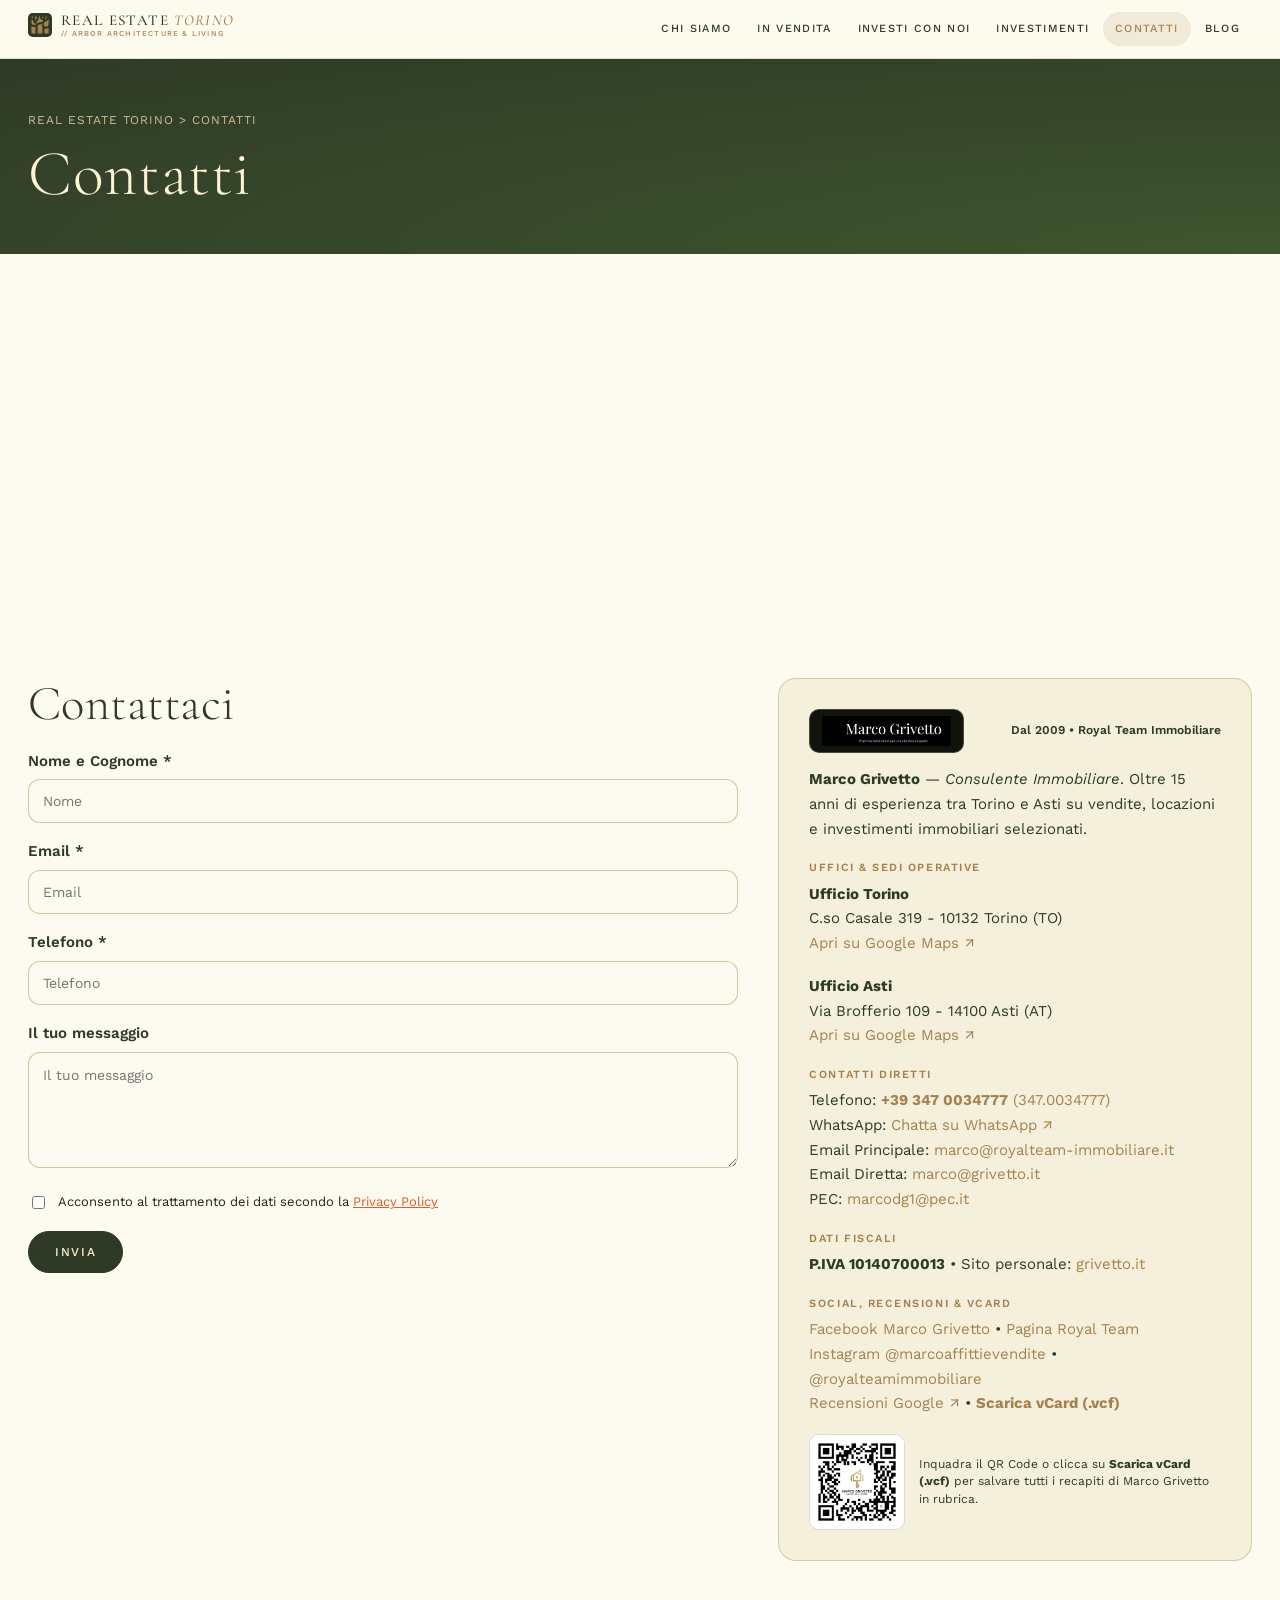
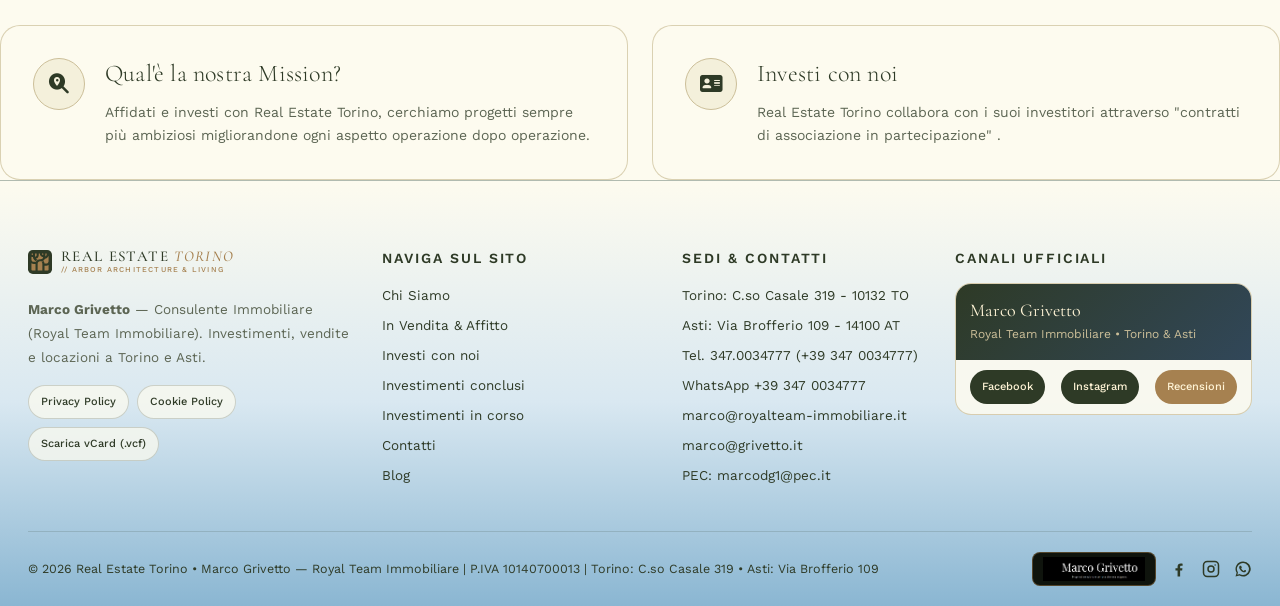
<file: contatti/index.html>
<!DOCTYPE html>
<html lang="it-IT">
<head>
  <meta charset="UTF-8">
  <meta name="viewport" content="width=device-width, initial-scale=1.0">
  <title>Contatti - Marco Grivetto | Real Estate Torino</title>
  <meta name="description" content="Contatti Marco Grivetto - Royal Team Immobiliare (P.IVA 10140700013). Ufficio Torino: C.so Casale 319. Ufficio Asti: Via Brofferio 109. Tel +39 347 0034777 - marco@royalteam-immobiliare.it - marco@grivetto.it - PEC marcodg1@pec.it.">
  <link rel="icon" href="/assets/images/logos/ret-tech-mark.svg?v=arbor12" type="image/svg+xml">
  <link rel="stylesheet" href="https://cdnjs.cloudflare.com/ajax/libs/font-awesome/6.5.1/css/all.min.css">
  <link rel="stylesheet" href="/assets/css/style.css?v=arbor12">
</head>
<body>

  <header class="site-header inner-header">
    <div class="container header-inner">
      <div class="header-logo">
        <a href="/" class="brand-mark" aria-label="Real Estate Torino">
  <span class="brand-svg-box" aria-hidden="true">
    <svg class="brand-emblem-svg" width="24" height="24" style="width:24px;height:24px;display:block;flex-shrink:0;" viewBox="0 0 35 35" fill="none" xmlns="http://www.w3.org/2000/svg">
      <rect width="35" height="35" rx="7" fill="#2E3A26"/>
      <g transform="translate(5 5) scale(0.7143)" fill="#A68150">
        <path d="M0.00542084 6.72846V12.2388C0.00542084 14.8968 2.16022 17.0516 4.81573 17.0516H9.2175C10.6897 13.9501 13.8559 11.8003 17.5203 11.8003H19.2616C21.663 11.8003 23.6509 10.0441 24.0146 7.74233C20.1559 7.24411 17.1616 3.97579 17.0844 0H14.9844V2.96441C14.9844 6.62632 12.5132 9.70781 9.14775 10.6395C9.98974 11.3644 11.0858 11.8003 12.284 11.8003H13.0164C12.3887 12.1491 11.8107 12.5825 11.3026 13.0907C10.5901 13.8032 10.0221 14.6526 9.63601 15.5868C9.61359 15.6466 9.58618 15.7064 9.56626 15.7662C5.95167 14.6477 3.2862 11.3544 3.10684 7.416C2.01076 7.36618 0.966985 7.12703 0.00292969 6.72596H0.00542084V6.72846Z"/>
        <path d="M10.6076 0.00242615H7.46387L7.46885 6.52661C9.23753 6.3049 10.6076 4.79779 10.6076 2.96683V0.00242615Z"/>
        <path d="M3.08984 0.00232697H1.46066C0.656036 0.00232697 0.00585938 0.652504 0.00585938 1.45713V1.5219C0.793046 2.36389 1.87917 2.92439 3.09482 3.03399V0.00232697H3.09233H3.08984Z"/>
        <path d="M21.4619 0.00242615C21.5267 1.58178 22.6128 2.89459 24.0776 3.30562V0.00242615H21.4619Z"/>
        <path d="M28.4562 0.00242615L28.4512 6.03337C30.0156 5.23871 31.0843 3.61452 31.0843 1.74121V0.00242615H28.4562Z"/>
        <path d="M34.9979 4.60857C33.9292 7.86693 31.0819 10.3207 27.6043 10.8313C26.152 13.9876 22.9584 16.1797 19.2567 16.1797H17.5154C14.8574 16.1797 12.7051 18.3345 12.7051 20.99V35H22.3282V20.99C22.3282 19.4082 21.5659 18.0032 20.3826 17.1263C21.12 17.0491 21.8449 16.8673 22.53 16.5808C23.3172 16.2545 24.0421 15.8011 24.6773 15.2406C25.8556 16.7078 26.5954 18.5463 26.6901 20.5541H30.2175C32.6712 20.5541 34.699 18.7157 34.9929 16.3367V4.60857H34.9954H34.9979Z"/>
        <path d="M34.9999 23.5883C33.6099 24.4377 31.9732 24.926 30.2245 24.926H26.707V35H33.5426C34.3472 35 34.9974 34.3498 34.9974 33.5452V23.5883H34.9999Z"/>
        <path d="M8.33272 35V21.426H4.81529C3.05159 21.426 1.4 20.9278 0 20.0634V33.5402C0 34.3448 0.650177 34.995 1.4548 34.995H8.33272V35Z"/>
      </g>
    </svg>
  </span>
  <span class="brand-wordmark">
    <span class="brand-title">REAL ESTATE <span class="brand-accent">TORINO</span></span>
    <span class="brand-sub">// ARBOR ARCHITECTURE &amp; LIVING</span>
  </span>
</a>
      </div>
      <nav class="header-nav stm_nav_menu" aria-label="Menu principale">
        <button class="stm_mobile_switcher" type="button" aria-label="Apri menu" aria-expanded="false">
          <span></span><span></span><span></span>
        </button>
        <ul class="menu">
          <li>
            <a href="/chi-siamo/">Chi Siamo</a>
            <ul class="sub-menu">
              <li><a href="/chi-siamo/#vision">Vision</a></li>
              <li><a href="/chi-siamo/#mission">Mission</a></li>
              <li><a href="/chi-siamo/#principi">Principi</a></li>
              <li><a href="/chi-siamo/#valori">Valori</a></li>
            </ul>
          </li>
          <li><a href="/appartamenti-in-vendita/">In Vendita</a></li>
          <li>
            <a href="/investi-con-noi/">Investi con noi</a>
            <ul class="sub-menu">
              <li><a href="/investi-con-noi/#modello-operativo">Modello operativo</a></li>
              <li><a href="/investi-con-noi/#come-funziona">Come funziona</a></li>
              <li><a href="/investi-con-noi/#perche-investire">Perchè investire</a></li>
              <li><a href="/investi-con-noi/#network-investitors">Network Investitors</a></li>
            </ul>
          </li>
          <li>
            <a href="#">Investimenti</a>
            <ul class="sub-menu">
              <li><a href="/investimenti-immobiliari-conclusi/">Investimenti immobiliari conclusi</a></li>
              <li><a href="/investimenti-immobiliari-in-corso/">Investimenti immobiliari in corso</a></li>
            </ul>
          </li>
          <li class="current_page_item"><a href="/contatti/">Contatti</a></li>
          <li><a href="/blog/">Blog</a></li>
        </ul>
      </nav>
    </div>
  </header>

  <section class="title-box_style_2">
    <div class="container">
      <div class="breadcrumbs"><a href="/">Real Estate Torino</a> &gt; Contatti</div>
      <h1>Contatti</h1>
    </div>
  </section>

  <div class="map-embed-box" style="margin-bottom:0;border-radius:0;">
    <iframe title="Ufficio Torino C.so Casale 319 - Marco Grivetto" src="https://www.openstreetmap.org/export/embed.html?bbox=7.6850%2C45.0850%2C7.7150%2C45.1020&amp;layer=mapnik&amp;marker=45.0935%2C7.7007" style="width:100%;height:100%;border:0;" loading="lazy"></iframe>
  </div>

  <section class="page-section">
    <div class="container">
      <div class="contatti-grid">
        <div class="contatti-form-box">
          <h2>Contattaci</h2>
          <form data-ret-form aria-label="Contact form" novalidate>
            <div class="contact-form-field">
              <label for="c-name" style="display:block;font-weight:600;margin-bottom:6px;">Nome e Cognome *</label>
              <input id="c-name" type="text" name="your-name" placeholder="Nome" required>
            </div>
            <div class="contact-form-field">
              <label for="c-email" style="display:block;font-weight:600;margin-bottom:6px;">Email *</label>
              <input id="c-email" type="email" name="your-email" placeholder="Email" required>
            </div>
            <div class="contact-form-field">
              <label for="c-tel" style="display:block;font-weight:600;margin-bottom:6px;">Telefono *</label>
              <input id="c-tel" type="tel" name="your-tel" placeholder="Telefono">
            </div>
            <div class="contact-form-field">
              <label for="c-msg" style="display:block;font-weight:600;margin-bottom:6px;">Il tuo messaggio</label>
              <textarea id="c-msg" name="your-message" placeholder="Il tuo messaggio"></textarea>
            </div>
            <label class="contact-acceptance" style="color:#222222;">
              <input type="checkbox" name="acceptance-397" value="1">
              <span>Acconsento al trattamento dei dati secondo la <a href="https://www.iubenda.com/privacy-policy/56044094" target="_blank" rel="noopener" style="color:#DB5B2B;">Privacy Policy</a></span>
            </label>
            <button type="submit" class="homepress-button">Invia</button>
            <div class="form-feedback" role="status" aria-live="polite"></div>
          </form>
        </div>

        <aside class="contatti-info-card">
          <div style="display:flex;align-items:center;justify-content:space-between;gap:12px;flex-wrap:wrap;margin-bottom:14px;">
            <span style="display:inline-flex;align-items:center;background:#0f140d;border:1px solid rgba(166,129,80,0.45);border-radius:10px;padding:6px 12px;">
              <img src="/assets/images/signature.png" alt="Marco Grivetto" width="160" height="37" style="height:30px;width:auto;display:block;">
            </span>
            <span style="font-size:12px;font-weight:600;color:#2E3A26;">Dal 2009 &bull; Royal Team Immobiliare</span>
          </div>
          <p><strong>Marco Grivetto</strong> &mdash; <em>Consulente Immobiliare</em>. Oltre 15 anni di esperienza tra Torino e Asti su vendite, locazioni e investimenti immobiliari selezionati.</p>

          <div class="contatti-info-label">UFFICI &amp; SEDI OPERATIVE</div>
          <p>
            <strong>Ufficio Torino</strong><br>
            C.so Casale 319 - 10132 Torino (TO)<br>
            <a href="https://maps.app.goo.gl/pgQFZy5cW2Hvg7cP9" target="_blank" rel="noopener">Apri su Google Maps &#8599;</a>
          </p>
          <p>
            <strong>Ufficio Asti</strong><br>
            Via Brofferio 109 - 14100 Asti (AT)<br>
            <a href="https://maps.app.goo.gl/JjtByd9Peeivg1FY7?g_st=aw" target="_blank" rel="noopener">Apri su Google Maps &#8599;</a>
          </p>

          <div class="contatti-info-label">CONTATTI DIRETTI</div>
          <p>
            Telefono: <a href="tel:+393470034777"><strong>+39 347 0034777</strong> (347.0034777)</a><br>
            WhatsApp: <a href="https://wa.me/393470034777" target="_blank" rel="noopener">Chatta su WhatsApp &#8599;</a><br>
            Email Principale: <a href="mailto:marco@royalteam-immobiliare.it">marco@royalteam-immobiliare.it</a><br>
            Email Diretta: <a href="mailto:marco@grivetto.it">marco@grivetto.it</a><br>
            PEC: <a href="mailto:marcodg1@pec.it">marcodg1@pec.it</a>
          </p>

          <div class="contatti-info-label">DATI FISCALI</div>
          <p><strong>P.IVA 10140700013</strong> &bull; Sito personale: <a href="https://grivetto.it" target="_blank" rel="noopener">grivetto.it</a></p>

          <div class="contatti-info-label">SOCIAL, RECENSIONI &amp; VCARD</div>
          <p>
            <a href="https://www.facebook.com/marco.royalteam?rdid=rtRgP7YTZbLFbCFA&share_url=https%3A%2F%2Fwww.facebook.com%2Fshare%2F18SfwB895W%2F#" target="_blank" rel="noopener">Facebook Marco Grivetto</a> &bull;
            <a href="https://www.facebook.com/agenziaroyalteam/" target="_blank" rel="noopener">Pagina Royal Team</a><br>
            <a href="https://www.instagram.com/marcoaffittievendite?igsh=MTF5b3N5cXV4eW96ZQ%3D%3D" target="_blank" rel="noopener">Instagram @marcoaffittievendite</a> &bull;
            <a href="https://www.instagram.com/royalteamimmobiliare/" target="_blank" rel="noopener">@royalteamimmobiliare</a><br>
            <a href="https://www.google.com/search?q=Royal+Team+Immobiliare+Asti+Recensioni" target="_blank" rel="noopener">Recensioni Google &#8599;</a> &bull;
            <a href="/marco-grivetto.vcf" download><strong>Scarica vCard (.vcf)</strong></a>
          </p>
          <div style="margin-top:14px;display:flex;align-items:center;gap:14px;">
            <img src="/assets/images/qr-code-card.png" alt="QR Code Marco Grivetto vCard" width="96" height="96" style="width:96px;height:96px;border-radius:10px;border:1px solid rgba(46,58,38,0.18);background:#fff;">
            <span style="font-size:12px;color:#2E3A26;line-height:1.45;">Inquadra il QR Code o clicca su <strong>Scarica vCard (.vcf)</strong> per salvare tutti i recapiti di Marco Grivetto in rubrica.</span>
          </div>
        </aside>
      </div>
    </div>
  </section>

  <section class="section-dual-banner">
    <div class="dual-banner-grid">
      <div class="dual-banner-card">
        <a class="dual-banner-icon" href="/chi-siamo/#mission" tabindex="-1" aria-hidden="true"><i class="fa-solid fa-magnifying-glass-location"></i></a>
        <div class="dual-banner-content">
          <h5><a href="/chi-siamo/#mission">Qual'è la nostra Mission?</a></h5>
          <p>Affidati e investi con Real Estate Torino, cerchiamo progetti sempre più ambiziosi migliorandone ogni aspetto operazione dopo operazione.</p>
        </div>
      </div>
      <div class="dual-banner-card">
        <a class="dual-banner-icon" href="/investi-con-noi/" tabindex="-1" aria-hidden="true"><i class="fa-solid fa-address-card"></i></a>
        <div class="dual-banner-content">
          <h5><a href="/investi-con-noi/">Investi con noi</a></h5>
          <p>Real Estate Torino collabora con i suoi investitori attraverso "contratti di associazione in partecipazione" .</p>
        </div>
      </div>
    </div>
  </section>

  <footer class="site-footer">
    <div class="container">
      <div class="footer-top-grid">
        <div class="footer-col">
          <div class="footer-logo">
            <a href="/" class="brand-mark" aria-label="Real Estate Torino">
  <span class="brand-svg-box" aria-hidden="true">
    <svg class="brand-emblem-svg" width="24" height="24" style="width:24px;height:24px;display:block;flex-shrink:0;" viewBox="0 0 35 35" fill="none" xmlns="http://www.w3.org/2000/svg">
      <rect width="35" height="35" rx="7" fill="#2E3A26"/>
      <g transform="translate(5 5) scale(0.7143)" fill="#A68150">
        <path d="M0.00542084 6.72846V12.2388C0.00542084 14.8968 2.16022 17.0516 4.81573 17.0516H9.2175C10.6897 13.9501 13.8559 11.8003 17.5203 11.8003H19.2616C21.663 11.8003 23.6509 10.0441 24.0146 7.74233C20.1559 7.24411 17.1616 3.97579 17.0844 0H14.9844V2.96441C14.9844 6.62632 12.5132 9.70781 9.14775 10.6395C9.98974 11.3644 11.0858 11.8003 12.284 11.8003H13.0164C12.3887 12.1491 11.8107 12.5825 11.3026 13.0907C10.5901 13.8032 10.0221 14.6526 9.63601 15.5868C9.61359 15.6466 9.58618 15.7064 9.56626 15.7662C5.95167 14.6477 3.2862 11.3544 3.10684 7.416C2.01076 7.36618 0.966985 7.12703 0.00292969 6.72596H0.00542084V6.72846Z"/>
        <path d="M10.6076 0.00242615H7.46387L7.46885 6.52661C9.23753 6.3049 10.6076 4.79779 10.6076 2.96683V0.00242615Z"/>
        <path d="M3.08984 0.00232697H1.46066C0.656036 0.00232697 0.00585938 0.652504 0.00585938 1.45713V1.5219C0.793046 2.36389 1.87917 2.92439 3.09482 3.03399V0.00232697H3.09233H3.08984Z"/>
        <path d="M21.4619 0.00242615C21.5267 1.58178 22.6128 2.89459 24.0776 3.30562V0.00242615H21.4619Z"/>
        <path d="M28.4562 0.00242615L28.4512 6.03337C30.0156 5.23871 31.0843 3.61452 31.0843 1.74121V0.00242615H28.4562Z"/>
        <path d="M34.9979 4.60857C33.9292 7.86693 31.0819 10.3207 27.6043 10.8313C26.152 13.9876 22.9584 16.1797 19.2567 16.1797H17.5154C14.8574 16.1797 12.7051 18.3345 12.7051 20.99V35H22.3282V20.99C22.3282 19.4082 21.5659 18.0032 20.3826 17.1263C21.12 17.0491 21.8449 16.8673 22.53 16.5808C23.3172 16.2545 24.0421 15.8011 24.6773 15.2406C25.8556 16.7078 26.5954 18.5463 26.6901 20.5541H30.2175C32.6712 20.5541 34.699 18.7157 34.9929 16.3367V4.60857H34.9954H34.9979Z"/>
        <path d="M34.9999 23.5883C33.6099 24.4377 31.9732 24.926 30.2245 24.926H26.707V35H33.5426C34.3472 35 34.9974 34.3498 34.9974 33.5452V23.5883H34.9999Z"/>
        <path d="M8.33272 35V21.426H4.81529C3.05159 21.426 1.4 20.9278 0 20.0634V33.5402C0 34.3448 0.650177 34.995 1.4548 34.995H8.33272V35Z"/>
      </g>
    </svg>
  </span>
  <span class="brand-wordmark">
    <span class="brand-title">REAL ESTATE <span class="brand-accent">TORINO</span></span>
    <span class="brand-sub">// ARBOR ARCHITECTURE &amp; LIVING</span>
  </span>
</a>
          </div>
          <p class="footer-desc"><strong>Marco Grivetto</strong> &mdash; Consulente Immobiliare (Royal Team Immobiliare). Investimenti, vendite e locazioni a Torino e Asti.</p>
          <div class="footer-iubenda-badges"><a class="iubenda-pill" href="https://www.iubenda.com/privacy-policy/79513660" target="_blank" rel="noopener">Privacy Policy</a><a class="iubenda-pill" href="https://www.iubenda.com/privacy-policy/79513660/cookie-policy" target="_blank" rel="noopener">Cookie Policy</a><a class="iubenda-pill" href="/marco-grivetto.vcf" download>Scarica vCard (.vcf)</a></div>
        </div>
        <div class="footer-col">
          <h6>Naviga sul sito</h6>
          <ul class="footer-menu">
            <li><a href="/chi-siamo/">Chi Siamo</a></li>
            <li><a href="/appartamenti-in-vendita/">In Vendita &amp; Affitto</a></li>
            <li><a href="/investi-con-noi/">Investi con noi</a></li>
            <li><a href="/investimenti-immobiliari-conclusi/">Investimenti conclusi</a></li>
            <li><a href="/investimenti-immobiliari-in-corso/">Investimenti in corso</a></li>
            <li><a href="/contatti/">Contatti</a></li>
            <li><a href="/blog/">Blog</a></li>
          </ul>
        </div>
        <div class="footer-col">
          <h6>Sedi &amp; Contatti</h6>
          <ul class="footer-menu">
            <li><a href="https://maps.app.goo.gl/pgQFZy5cW2Hvg7cP9" target="_blank" rel="noopener">Torino: C.so Casale 319 - 10132 TO</a></li>
            <li><a href="https://maps.app.goo.gl/JjtByd9Peeivg1FY7?g_st=aw" target="_blank" rel="noopener">Asti: Via Brofferio 109 - 14100 AT</a></li>
            <li><a href="tel:+393470034777">Tel. 347.0034777 (+39 347 0034777)</a></li>
            <li><a href="https://wa.me/393470034777" target="_blank" rel="noopener">WhatsApp +39 347 0034777</a></li>
            <li><a href="mailto:marco@royalteam-immobiliare.it">marco@royalteam-immobiliare.it</a></li>
            <li><a href="mailto:marco@grivetto.it">marco@grivetto.it</a></li>
            <li><a href="mailto:marcodg1@pec.it">PEC: marcodg1@pec.it</a></li>
          </ul>
        </div>
        <div class="footer-col">
          <h6>Canali Ufficiali</h6>
          <div class="footer-fb-card">
            <div class="footer-fb-cover"><div><div class="footer-fb-title">Marco Grivetto</div><div class="footer-fb-sub">Royal Team Immobiliare &bull; Torino &amp; Asti</div></div></div>
            <div class="footer-fb-body" style="flex-wrap:wrap;gap:8px;"><a class="footer-fb-btn" href="https://www.facebook.com/marco.royalteam?rdid=rtRgP7YTZbLFbCFA&share_url=https%3A%2F%2Fwww.facebook.com%2Fshare%2F18SfwB895W%2F#" target="_blank" rel="noopener">Facebook</a><a class="footer-fb-btn" href="https://www.instagram.com/marcoaffittievendite?igsh=MTF5b3N5cXV4eW96ZQ%3D%3D" target="_blank" rel="noopener" style="background:#2E3A26;">Instagram</a><a class="footer-fb-btn" href="https://www.google.com/search?q=Royal+Team+Immobiliare+Asti+Recensioni" target="_blank" rel="noopener" style="background:#A68150;">Recensioni</a></div>
          </div>
        </div>
      </div>
      <div class="footer-divider"></div>
      <div class="footer-bottom">
        <p class="footer-copyright">&copy; 2026 Real Estate Torino &bull; Marco Grivetto &mdash; Royal Team Immobiliare | P.IVA 10140700013 | Torino: C.so Casale 319 &bull; Asti: Via Brofferio 109</p>
        <div class="footer-socials" style="align-items:center;">
          <span style="display:inline-flex;align-items:center;background:#0f140d;border:1px solid rgba(166,129,80,0.45);border-radius:8px;padding:4px 10px;"><img src="/assets/images/signature.png" alt="Marco Grivetto" width="128" height="30" style="height:24px;width:auto;display:block;"></span>
          <a href="https://www.facebook.com/marco.royalteam?rdid=rtRgP7YTZbLFbCFA&share_url=https%3A%2F%2Fwww.facebook.com%2Fshare%2F18SfwB895W%2F#" target="_blank" rel="noopener" aria-label="Facebook"><svg width="18" height="18" style="width:18px;height:18px;display:block;flex-shrink:0;" viewBox="0 0 24 24" fill="currentColor" aria-hidden="true"><path d="M13.5 22v-8h2.7l.4-3h-3.1V9.1c0-.9.3-1.5 1.6-1.5H16.8V4.9c-.3 0-1.3-.1-2.5-.1-2.5 0-4.2 1.5-4.2 4.3V11H7.3v3h2.8v8h3.4z"/></svg></a>
          <a href="https://www.instagram.com/marcoaffittievendite?igsh=MTF5b3N5cXV4eW96ZQ%3D%3D" target="_blank" rel="noopener" aria-label="Instagram"><svg width="18" height="18" style="width:18px;height:18px;display:block;flex-shrink:0;" viewBox="0 0 24 24" fill="none" stroke="currentColor" stroke-width="2" stroke-linecap="round" stroke-linejoin="round" aria-hidden="true"><rect x="2" y="2" width="20" height="20" rx="5"/><circle cx="12" cy="12" r="4"/><circle cx="17.5" cy="6.5" r="1" fill="currentColor" stroke="none"/></svg></a>
          <a href="https://wa.me/393470034777" target="_blank" rel="noopener" aria-label="WhatsApp"><svg width="18" height="18" style="width:18px;height:18px;display:block;flex-shrink:0;" viewBox="0 0 24 24" fill="currentColor" aria-hidden="true"><path d="M12 2a9.9 9.9 0 0 0-8.5 15L2 22l5.2-1.4A10 10 0 1 0 12 2zm0 18a8 8 0 0 1-4.1-1.1l-.3-.2-3.1.8.8-3-.2-.3A8 8 0 1 1 12 20zm4.4-5.9c-.2-.1-1.4-.7-1.6-.8-.2-.1-.4-.1-.6.1-.2.2-.7.8-.8 1-.1.2-.3.2-.5.1a6.5 6.5 0 0 1-3.2-2.8c-.2-.3 0-.4.1-.6l.4-.5.2-.5c0-.2 0-.4-.1-.5l-.7-1.7c-.2-.4-.4-.4-.6-.4h-.5c-.2 0-.5.1-.7.3-.2.3-.9.9-.9 2.2s1 2.5 1.1 2.7a9.2 9.2 0 0 0 3.6 3.2c1.4.6 1.9.6 2.6.5.4-.1 1.4-.6 1.6-1.1.2-.6.2-1 .1-1.1-.1-.1-.2-.2-.5-.3z"/></svg></a>
        </div>
      </div>
    </div>
  </footer>
  <script src="/assets/js/main.js?v=arbor12"></script>
</body>
</html>
</file>
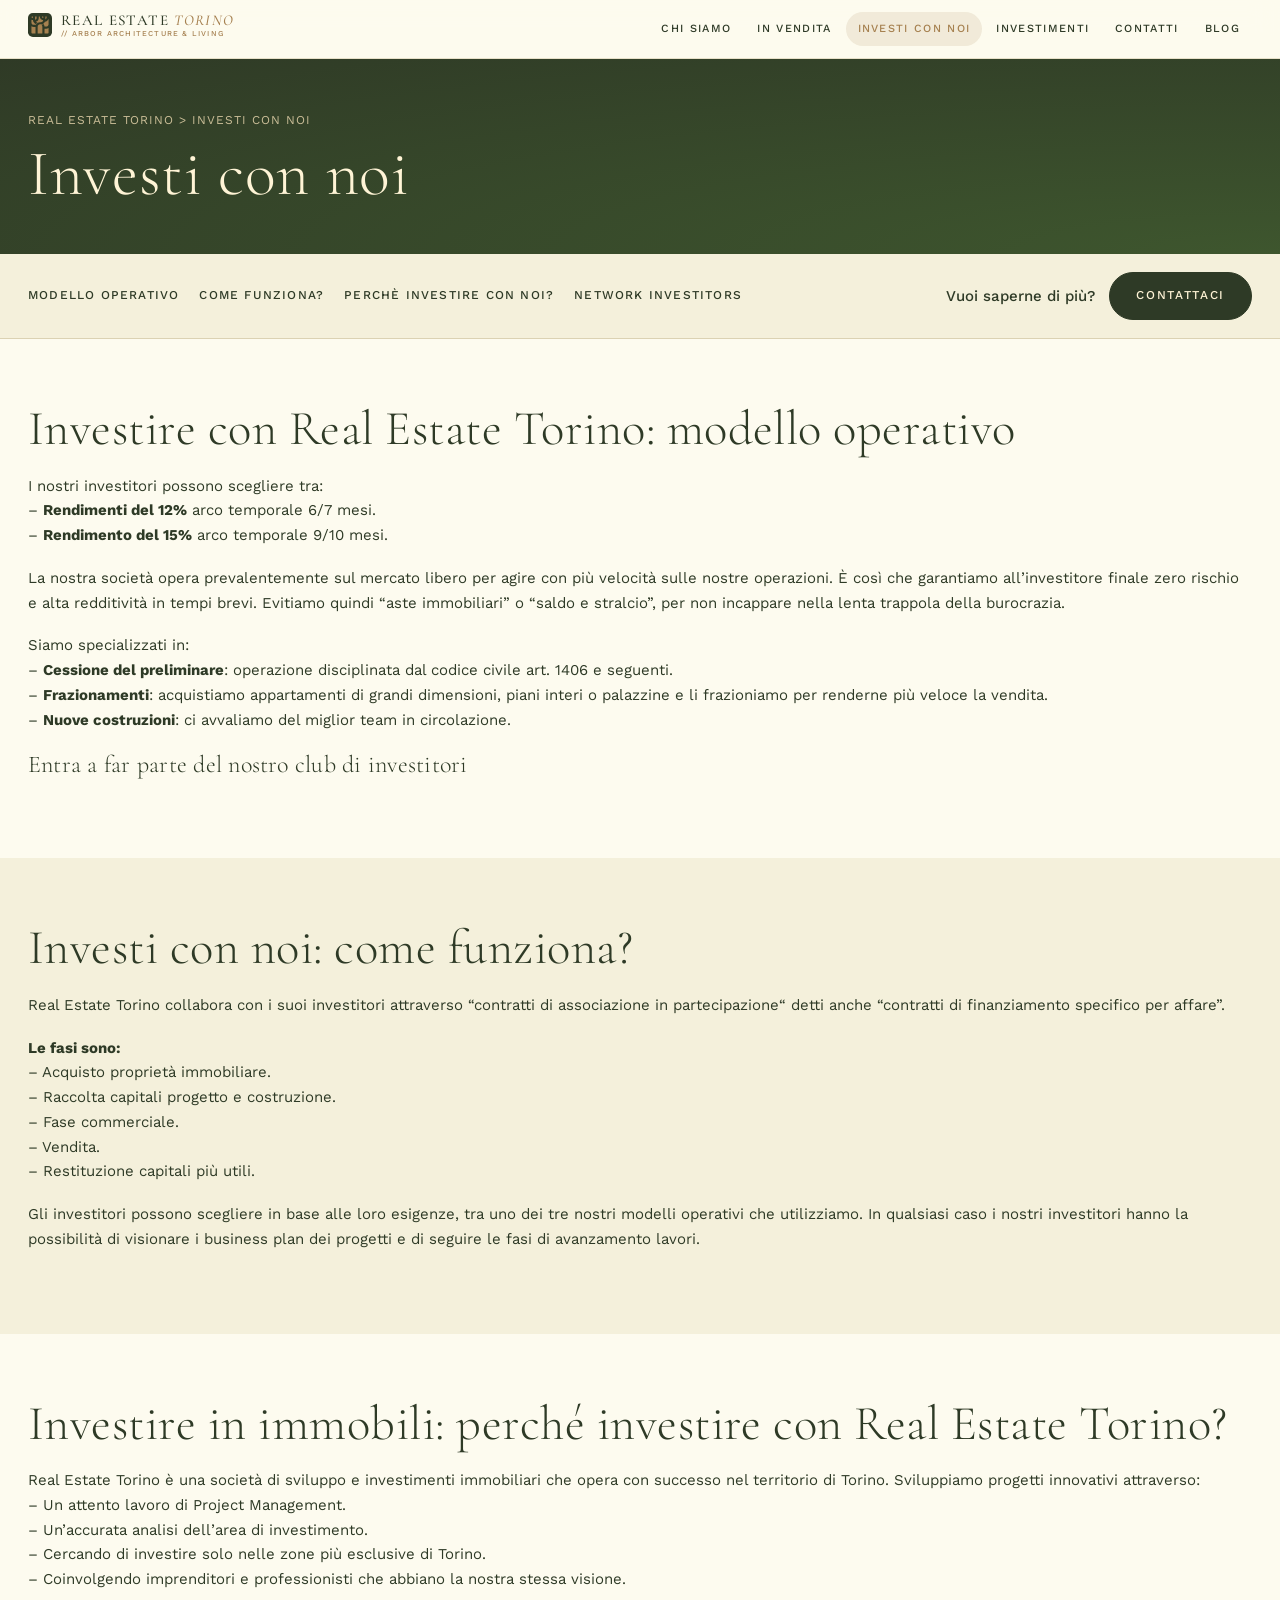
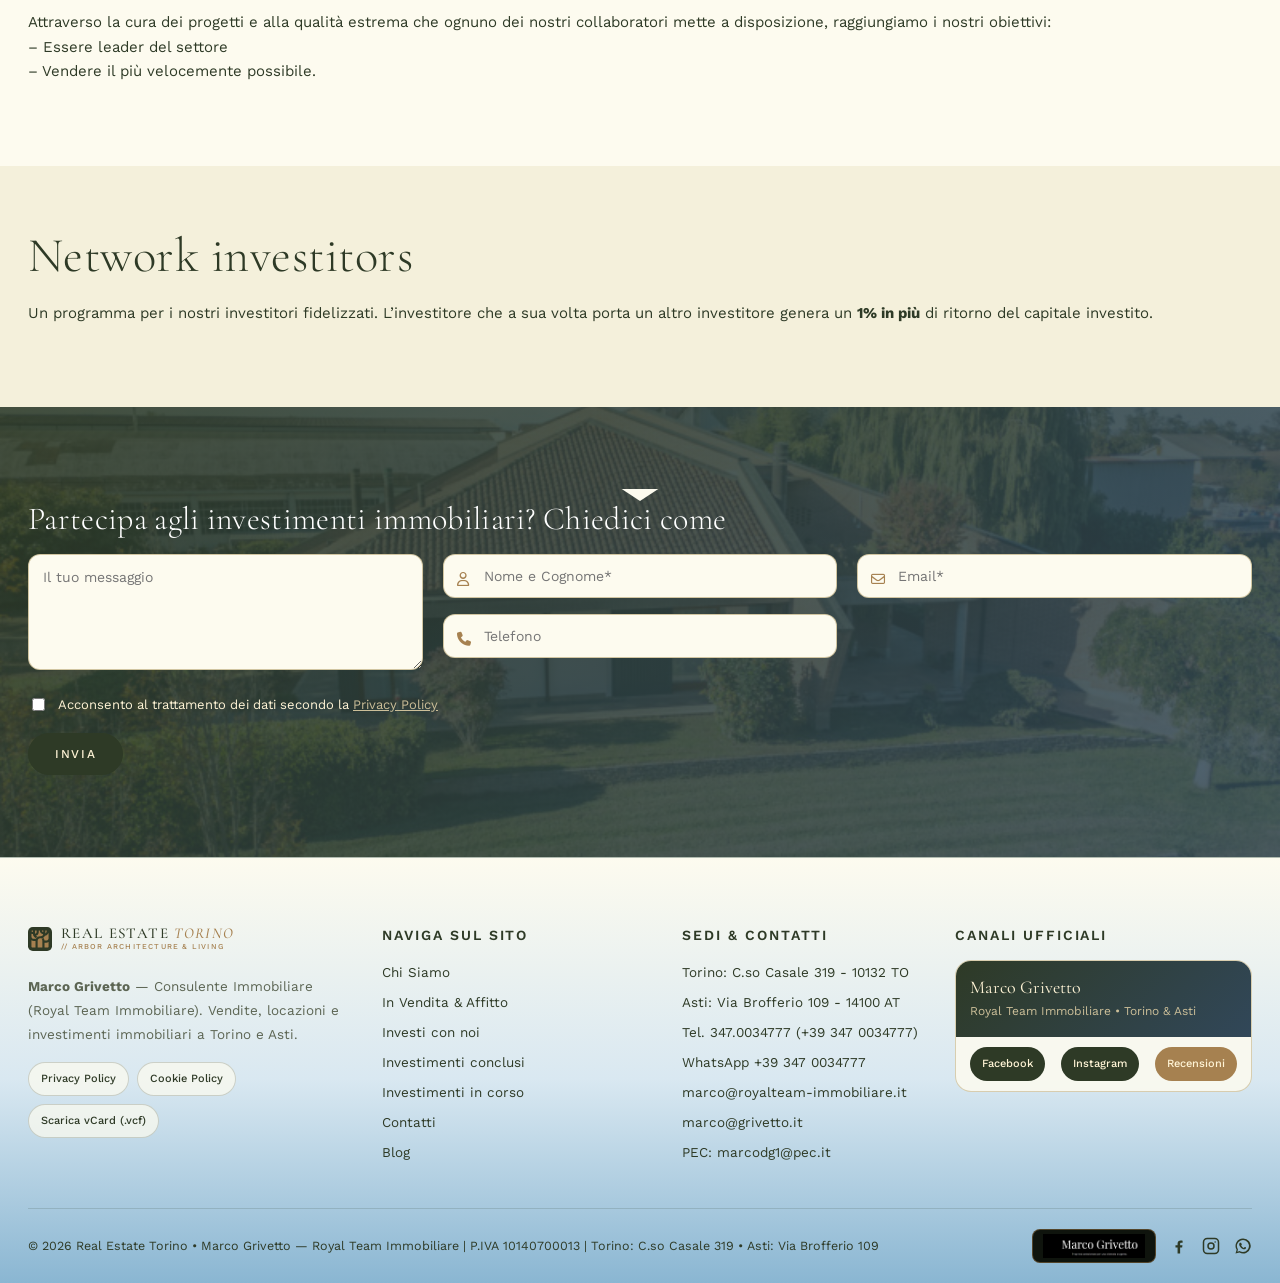
<file: investi-con-noi/index.html>
<!DOCTYPE html>
<html lang="it-IT">

<head>
  <meta charset="UTF-8">
  <meta name="viewport" content="width=device-width, initial-scale=1.0">
  <title>Investi con noi - Real Estate Torino</title>
  <link rel="icon" href="/assets/images/logos/ret-tech-mark.svg?v=arbor12" type="image/svg+xml">
  <link rel="stylesheet" href="https://cdnjs.cloudflare.com/ajax/libs/font-awesome/6.5.1/css/all.min.css">
  <link rel="stylesheet" href="/assets/css/style.css?v=arbor12">
</head>

<body>

  <header class="site-header inner-header">
    <div class="container header-inner">
      <div class="header-logo">
        <a href="/" class="brand-mark" aria-label="Real Estate Torino">
          <span class="brand-svg-box" aria-hidden="true">
            <svg class="brand-emblem-svg" width="24" height="24"
              style="width:24px;height:24px;display:block;flex-shrink:0;" viewBox="0 0 35 35" fill="none"
              xmlns="http://www.w3.org/2000/svg">
              <rect width="35" height="35" rx="7" fill="#2E3A26" />
              <g transform="translate(5 5) scale(0.7143)" fill="#A68150">
                <path
                  d="M0.00542084 6.72846V12.2388C0.00542084 14.8968 2.16022 17.0516 4.81573 17.0516H9.2175C10.6897 13.9501 13.8559 11.8003 17.5203 11.8003H19.2616C21.663 11.8003 23.6509 10.0441 24.0146 7.74233C20.1559 7.24411 17.1616 3.97579 17.0844 0H14.9844V2.96441C14.9844 6.62632 12.5132 9.70781 9.14775 10.6395C9.98974 11.3644 11.0858 11.8003 12.284 11.8003H13.0164C12.3887 12.1491 11.8107 12.5825 11.3026 13.0907C10.5901 13.8032 10.0221 14.6526 9.63601 15.5868C9.61359 15.6466 9.58618 15.7064 9.56626 15.7662C5.95167 14.6477 3.2862 11.3544 3.10684 7.416C2.01076 7.36618 0.966985 7.12703 0.00292969 6.72596H0.00542084V6.72846Z" />
                <path
                  d="M10.6076 0.00242615H7.46387L7.46885 6.52661C9.23753 6.3049 10.6076 4.79779 10.6076 2.96683V0.00242615Z" />
                <path
                  d="M3.08984 0.00232697H1.46066C0.656036 0.00232697 0.00585938 0.652504 0.00585938 1.45713V1.5219C0.793046 2.36389 1.87917 2.92439 3.09482 3.03399V0.00232697H3.09233H3.08984Z" />
                <path d="M21.4619 0.00242615C21.5267 1.58178 22.6128 2.89459 24.0776 3.30562V0.00242615H21.4619Z" />
                <path
                  d="M28.4562 0.00242615L28.4512 6.03337C30.0156 5.23871 31.0843 3.61452 31.0843 1.74121V0.00242615H28.4562Z" />
                <path
                  d="M34.9979 4.60857C33.9292 7.86693 31.0819 10.3207 27.6043 10.8313C26.152 13.9876 22.9584 16.1797 19.2567 16.1797H17.5154C14.8574 16.1797 12.7051 18.3345 12.7051 20.99V35H22.3282V20.99C22.3282 19.4082 21.5659 18.0032 20.3826 17.1263C21.12 17.0491 21.8449 16.8673 22.53 16.5808C23.3172 16.2545 24.0421 15.8011 24.6773 15.2406C25.8556 16.7078 26.5954 18.5463 26.6901 20.5541H30.2175C32.6712 20.5541 34.699 18.7157 34.9929 16.3367V4.60857H34.9954H34.9979Z" />
                <path
                  d="M34.9999 23.5883C33.6099 24.4377 31.9732 24.926 30.2245 24.926H26.707V35H33.5426C34.3472 35 34.9974 34.3498 34.9974 33.5452V23.5883H34.9999Z" />
                <path
                  d="M8.33272 35V21.426H4.81529C3.05159 21.426 1.4 20.9278 0 20.0634V33.5402C0 34.3448 0.650177 34.995 1.4548 34.995H8.33272V35Z" />
              </g>
            </svg>
          </span>
          <span class="brand-wordmark">
            <span class="brand-title">REAL ESTATE <span class="brand-accent">TORINO</span></span>
            <span class="brand-sub">// ARBOR ARCHITECTURE &amp; LIVING</span>
          </span>
        </a>
      </div>
      <nav class="header-nav stm_nav_menu" aria-label="Menu principale">
        <button class="stm_mobile_switcher" type="button" aria-label="Apri menu" aria-expanded="false">
          <span></span><span></span><span></span>
        </button>
        <ul class="menu">
          <li>
            <a href="/chi-siamo/">Chi Siamo</a>
            <ul class="sub-menu">
              <li><a href="/chi-siamo/#vision">Vision</a></li>
              <li><a href="/chi-siamo/#mission">Mission</a></li>
              <li><a href="/chi-siamo/#principi">Principi</a></li>
              <li><a href="/chi-siamo/#valori">Valori</a></li>
            </ul>
          </li>
          <li><a href="/appartamenti-in-vendita/">In Vendita</a></li>
          <li class="current_page_item">
            <a href="/investi-con-noi/">Investi con noi</a>
            <ul class="sub-menu">
              <li><a href="/investi-con-noi/#modello-operativo">Modello operativo</a></li>
              <li><a href="/investi-con-noi/#come-funziona">Come funziona</a></li>
              <li><a href="/investi-con-noi/#perche-investire">Perchè investire</a></li>
              <li><a href="/investi-con-noi/#network-investitors">Network Investitors</a></li>
            </ul>
          </li>
          <li>
            <a href="#">Investimenti</a>
            <ul class="sub-menu">
              <li><a href="/investimenti-immobiliari-conclusi/">Investimenti immobiliari conclusi</a></li>
              <li><a href="/investimenti-immobiliari-in-corso/">Investimenti immobiliari in corso</a></li>
            </ul>
          </li>
          <li><a href="/contatti/">Contatti</a></li>
          <li><a href="/blog/">Blog</a></li>
        </ul>
      </nav>
    </div>
  </header>

  <section class="title-box_style_2">
    <div class="container">
      <div class="breadcrumbs"><a href="/">Real Estate Torino</a> &gt; Investi con noi</div>
      <h1>Investi con noi</h1>
    </div>
  </section>

  <div class="anchor-nav-bar">
    <div class="container anchor-nav-inner">
      <div class="anchor-links">
        <a href="#modello-operativo">Modello operativo</a>
        <a href="#come-funziona">Come funziona?</a>
        <a href="#perche-investire">Perchè investire con noi?</a>
        <a href="#network-investitors">Network investitors</a>
      </div>
      <div class="anchor-cta-inline">
        <p>Vuoi saperne di più?</p>
        <a href="/contatti/" class="elementor-button">Contattaci</a>
      </div>
    </div>
  </div>

  <section id="modello-operativo" class="page-section">
    <div class="container">
      <h2>Investire con Real Estate Torino: modello operativo</h2>
      <p>I nostri investitori possono scegliere tra:<br>
        – <strong>Rendimenti del 12%</strong> arco temporale 6/7 mesi.<br>
        – <strong>Rendimento del 15%</strong> arco temporale 9/10 mesi.</p>
      <p>La nostra società opera prevalentemente sul mercato libero per agire con più velocità sulle nostre operazioni.
        È così che garantiamo all’investitore finale zero rischio e alta redditività in tempi brevi. Evitiamo quindi
        “aste immobiliari” o “saldo e stralcio”, per non incappare nella lenta trappola della burocrazia.</p>
      <p>Siamo specializzati in:<br>
        – <strong>Cessione del preliminare</strong>: operazione disciplinata dal codice civile art. 1406 e seguenti.<br>
        – <strong>Frazionamenti</strong>: acquistiamo appartamenti di grandi dimensioni, piani interi o palazzine e li
        frazioniamo per renderne più veloce la vendita.<br>
        – <strong>Nuove costruzioni</strong>: ci avvaliamo del miglior team in circolazione.</p>
      <h4>Entra a far parte del nostro club di investitori</h4>
    </div>
  </section>

  <section id="come-funziona" class="page-section-alt">
    <div class="container">
      <h2>Investi con noi: come funziona?</h2>
      <p>Real Estate Torino collabora con i suoi investitori attraverso “contratti di associazione in partecipazione“
        detti anche “contratti di finanziamento specifico per affare”.</p>
      <p><strong>Le fasi sono:</strong><br>
        – Acquisto proprietà immobiliare.<br>
        – Raccolta capitali progetto e costruzione.<br>
        – Fase commerciale.<br>
        – Vendita.<br>
        – Restituzione capitali più utili.</p>
      <p>Gli investitori possono scegliere in base alle loro esigenze, tra uno dei tre nostri modelli operativi che
        utilizziamo. In qualsiasi caso i nostri investitori hanno la possibilità di visionare i business plan dei
        progetti e di seguire le fasi di avanzamento lavori.</p>
    </div>
  </section>

  <section id="perche-investire" class="page-section">
    <div class="container">
      <h2>Investire in immobili: perché investire con Real Estate Torino?</h2>
      <p>Real Estate Torino è una società di sviluppo e investimenti immobiliari che opera con successo nel territorio
        di Torino. Sviluppiamo progetti innovativi attraverso:<br>
        – Un attento lavoro di Project Management.<br>
        – Un’accurata analisi dell’area di investimento.<br>
        – Cercando di investire solo nelle zone più esclusive di Torino.<br>
        – Coinvolgendo imprenditori e professionisti che abbiano la nostra stessa visione.</p>
      <p>Attraverso la cura dei progetti e alla qualità estrema che ognuno dei nostri collaboratori mette a
        disposizione, raggiungiamo i nostri obiettivi:<br>
        – Essere leader del settore<br>
        – Vendere il più velocemente possibile.</p>
    </div>
  </section>

  <section id="network-investitors" class="page-section-alt">
    <div class="container">
      <h2>Network investitors</h2>
      <p>Un programma per i nostri investitori fidelizzati. L’investitore che a sua volta porta un altro investitore
        genera un <strong>1% in più</strong> di ritorno del capitale investito.</p>
    </div>
  </section>

  <section class="section-contact-parallax has-shape-top">
    <div class="elementor-shape-top shape-arrow" aria-hidden="true">
      <svg xmlns="http://www.w3.org/2000/svg" width="100%" height="12" style="width:100%;height:12px;display:block;"
        viewBox="0 0 700 10" preserveAspectRatio="none">
        <path class="elementor-shape-fill" d="M350,10L340,0h20L350,10z"></path>
      </svg>
    </div>
    <div class="container">
      <h3 style="color:#ffffff;">Partecipa agli investimenti immobiliari? Chiedici come</h3>
      <form data-ret-form aria-label="Contact form" novalidate>
        <div class="realtor-form-grid">
          <div>
            <div class="contact-form-field">
              <textarea name="your-message" placeholder="Il tuo messaggio"></textarea>
            </div>
          </div>
          <div>
            <div class="contact-form-field">
              <span class="contact-from-icon"><i class="fa-regular fa-user"></i></span>
              <input type="text" name="your-name" placeholder="Nome e Cognome*" required>
            </div>
            <div class="contact-form-field">
              <span class="contact-from-icon"><i class="fa-solid fa-phone"></i></span>
              <input type="tel" name="your-tel" placeholder="Telefono">
            </div>
          </div>
          <div>
            <div class="contact-form-field">
              <span class="contact-from-icon"><i class="fa-regular fa-envelope"></i></span>
              <input type="email" name="your-email" placeholder="Email*" required>
            </div>
          </div>
        </div>
        <label class="contact-acceptance">
          <input type="checkbox" name="acceptance-397" value="1">
          <span>Acconsento al trattamento dei dati secondo la <a href="https://www.iubenda.com/privacy-policy/79513660"
              target="_blank" rel="noopener">Privacy Policy</a></span>
        </label>
        <button type="submit" class="homepress-button">Invia</button>
        <div class="form-feedback" role="status" aria-live="polite"></div>
      </form>
    </div>
  </section>

  <footer class="site-footer">
    <div class="container">
      <div class="footer-top-grid">
        <div class="footer-col">
          <div class="footer-logo">
            <a href="/" class="brand-mark" aria-label="Real Estate Torino">
              <span class="brand-svg-box" aria-hidden="true">
                <svg class="brand-emblem-svg" width="24" height="24"
                  style="width:24px;height:24px;display:block;flex-shrink:0;" viewBox="0 0 35 35" fill="none"
                  xmlns="http://www.w3.org/2000/svg">
                  <rect width="35" height="35" rx="7" fill="#2E3A26" />
                  <g transform="translate(5 5) scale(0.7143)" fill="#A68150">
                    <path
                      d="M0.00542084 6.72846V12.2388C0.00542084 14.8968 2.16022 17.0516 4.81573 17.0516H9.2175C10.6897 13.9501 13.8559 11.8003 17.5203 11.8003H19.2616C21.663 11.8003 23.6509 10.0441 24.0146 7.74233C20.1559 7.24411 17.1616 3.97579 17.0844 0H14.9844V2.96441C14.9844 6.62632 12.5132 9.70781 9.14775 10.6395C9.98974 11.3644 11.0858 11.8003 12.284 11.8003H13.0164C12.3887 12.1491 11.8107 12.5825 11.3026 13.0907C10.5901 13.8032 10.0221 14.6526 9.63601 15.5868C9.61359 15.6466 9.58618 15.7064 9.56626 15.7662C5.95167 14.6477 3.2862 11.3544 3.10684 7.416C2.01076 7.36618 0.966985 7.12703 0.00292969 6.72596H0.00542084V6.72846Z" />
                    <path
                      d="M10.6076 0.00242615H7.46387L7.46885 6.52661C9.23753 6.3049 10.6076 4.79779 10.6076 2.96683V0.00242615Z" />
                    <path
                      d="M3.08984 0.00232697H1.46066C0.656036 0.00232697 0.00585938 0.652504 0.00585938 1.45713V1.5219C0.793046 2.36389 1.87917 2.92439 3.09482 3.03399V0.00232697H3.09233H3.08984Z" />
                    <path d="M21.4619 0.00242615C21.5267 1.58178 22.6128 2.89459 24.0776 3.30562V0.00242615H21.4619Z" />
                    <path
                      d="M28.4562 0.00242615L28.4512 6.03337C30.0156 5.23871 31.0843 3.61452 31.0843 1.74121V0.00242615H28.4562Z" />
                    <path
                      d="M34.9979 4.60857C33.9292 7.86693 31.0819 10.3207 27.6043 10.8313C26.152 13.9876 22.9584 16.1797 19.2567 16.1797H17.5154C14.8574 16.1797 12.7051 18.3345 12.7051 20.99V35H22.3282V20.99C22.3282 19.4082 21.5659 18.0032 20.3826 17.1263C21.12 17.0491 21.8449 16.8673 22.53 16.5808C23.3172 16.2545 24.0421 15.8011 24.6773 15.2406C25.8556 16.7078 26.5954 18.5463 26.6901 20.5541H30.2175C32.6712 20.5541 34.699 18.7157 34.9929 16.3367V4.60857H34.9954H34.9979Z" />
                    <path
                      d="M34.9999 23.5883C33.6099 24.4377 31.9732 24.926 30.2245 24.926H26.707V35H33.5426C34.3472 35 34.9974 34.3498 34.9974 33.5452V23.5883H34.9999Z" />
                    <path
                      d="M8.33272 35V21.426H4.81529C3.05159 21.426 1.4 20.9278 0 20.0634V33.5402C0 34.3448 0.650177 34.995 1.4548 34.995H8.33272V35Z" />
                  </g>
                </svg>
              </span>
              <span class="brand-wordmark">
                <span class="brand-title">REAL ESTATE <span class="brand-accent">TORINO</span></span>
                <span class="brand-sub">// ARBOR ARCHITECTURE &amp; LIVING</span>
              </span>
            </a>
          </div>
          <p class="footer-desc"><strong>Marco Grivetto</strong> &mdash; Consulente Immobiliare (Royal Team
            Immobiliare). Vendite, locazioni e investimenti immobiliari a Torino e Asti.</p>
          <div class="footer-iubenda-badges">
            <a class="iubenda-pill" href="https://www.iubenda.com/privacy-policy/79513660" target="_blank"
              rel="noopener">Privacy Policy</a>
            <a class="iubenda-pill" href="https://www.iubenda.com/privacy-policy/79513660/cookie-policy" target="_blank"
              rel="noopener">Cookie Policy</a>
            <a class="iubenda-pill" href="/marco-grivetto.vcf" download>Scarica vCard (.vcf)</a>
          </div>
        </div>
        <div class="footer-col">
          <h6>Naviga sul sito</h6>
          <ul class="footer-menu">
            <li><a href="/chi-siamo/">Chi Siamo</a></li>
            <li><a href="/appartamenti-in-vendita/">In Vendita &amp; Affitto</a></li>
            <li><a href="/investi-con-noi/">Investi con noi</a></li>
            <li><a href="/investimenti-immobiliari-conclusi/">Investimenti conclusi</a></li>
            <li><a href="/investimenti-immobiliari-in-corso/">Investimenti in corso</a></li>
            <li><a href="/contatti/">Contatti</a></li>
            <li><a href="/blog/">Blog</a></li>
          </ul>
        </div>
        <div class="footer-col">
          <h6>Sedi &amp; Contatti</h6>
          <ul class="footer-menu">
            <li><a href="https://maps.app.goo.gl/pgQFZy5cW2Hvg7cP9" target="_blank" rel="noopener">Torino: C.so Casale
                319 - 10132 TO</a></li>
            <li><a href="https://maps.app.goo.gl/JjtByd9Peeivg1FY7?g_st=aw" target="_blank" rel="noopener">Asti: Via
                Brofferio 109 - 14100 AT</a></li>
            <li><a href="tel:+393470034777">Tel. 347.0034777 (+39 347 0034777)</a></li>
            <li><a href="https://wa.me/393470034777" target="_blank" rel="noopener">WhatsApp +39 347 0034777</a></li>
            <li><a href="mailto:marco@royalteam-immobiliare.it">marco@royalteam-immobiliare.it</a></li>
            <li><a href="mailto:marco@grivetto.it">marco@grivetto.it</a></li>
            <li><a href="mailto:marcodg1@pec.it">PEC: marcodg1@pec.it</a></li>
          </ul>
        </div>
        <div class="footer-col">
          <h6>Canali Ufficiali</h6>
          <div class="footer-fb-card">
            <div class="footer-fb-cover">
              <div>
                <div class="footer-fb-title">Marco Grivetto</div>
                <div class="footer-fb-sub">Royal Team Immobiliare &bull; Torino &amp; Asti</div>
              </div>
            </div>
            <div class="footer-fb-body" style="flex-wrap:wrap;gap:8px;">
              <a class="footer-fb-btn"
                href="https://www.facebook.com/marco.royalteam?rdid=rtRgP7YTZbLFbCFA&share_url=https%3A%2F%2Fwww.facebook.com%2Fshare%2F18SfwB895W%2F#"
                target="_blank" rel="noopener">Facebook</a>
              <a class="footer-fb-btn"
                href="https://www.instagram.com/marcoaffittievendite?igsh=MTF5b3N5cXV4eW96ZQ%3D%3D" target="_blank"
                rel="noopener" style="background:#2E3A26;">Instagram</a>
              <a class="footer-fb-btn" href="https://www.google.com/search?q=Royal+Team+Immobiliare+Asti+Recensioni"
                target="_blank" rel="noopener" style="background:#A68150;">Recensioni</a>
            </div>
          </div>
        </div>
      </div>
      <div class="footer-divider"></div>
      <div class="footer-bottom">
        <p class="footer-copyright">&copy; 2026 Real Estate Torino &bull; Marco Grivetto &mdash; Royal Team Immobiliare
          | P.IVA 10140700013 | Torino: C.so Casale 319 &bull; Asti: Via Brofferio 109</p>
        <div class="footer-socials" style="align-items:center;">
          <span
            style="display:inline-flex;align-items:center;background:#0f140d;border:1px solid rgba(166,129,80,0.45);border-radius:8px;padding:4px 10px;"><img
              src="/assets/images/signature.png" alt="Marco Grivetto" width="128" height="30"
              style="height:24px;width:auto;display:block;"></span>
          <a href="https://www.facebook.com/marco.royalteam?rdid=rtRgP7YTZbLFbCFA&share_url=https%3A%2F%2Fwww.facebook.com%2Fshare%2F18SfwB895W%2F#"
            target="_blank" rel="noopener" aria-label="Facebook"><svg width="18" height="18"
              style="width:18px;height:18px;display:block;flex-shrink:0;" viewBox="0 0 24 24" fill="currentColor"
              aria-hidden="true">
              <path
                d="M13.5 22v-8h2.7l.4-3h-3.1V9.1c0-.9.3-1.5 1.6-1.5H16.8V4.9c-.3 0-1.3-.1-2.5-.1-2.5 0-4.2 1.5-4.2 4.3V11H7.3v3h2.8v8h3.4z" />
            </svg></a>
          <a href="https://www.instagram.com/marcoaffittievendite?igsh=MTF5b3N5cXV4eW96ZQ%3D%3D" target="_blank"
            rel="noopener" aria-label="Instagram"><svg width="18" height="18"
              style="width:18px;height:18px;display:block;flex-shrink:0;" viewBox="0 0 24 24" fill="none"
              stroke="currentColor" stroke-width="2" stroke-linecap="round" stroke-linejoin="round" aria-hidden="true">
              <rect x="2" y="2" width="20" height="20" rx="5" />
              <circle cx="12" cy="12" r="4" />
              <circle cx="17.5" cy="6.5" r="1" fill="currentColor" stroke="none" />
            </svg></a>
          <a href="https://wa.me/393470034777" target="_blank" rel="noopener" aria-label="WhatsApp"><svg width="18"
              height="18" style="width:18px;height:18px;display:block;flex-shrink:0;" viewBox="0 0 24 24"
              fill="currentColor" aria-hidden="true">
              <path
                d="M12 2a9.9 9.9 0 0 0-8.5 15L2 22l5.2-1.4A10 10 0 1 0 12 2zm0 18a8 8 0 0 1-4.1-1.1l-.3-.2-3.1.8.8-3-.2-.3A8 8 0 1 1 12 20zm4.4-5.9c-.2-.1-1.4-.7-1.6-.8-.2-.1-.4-.1-.6.1-.2.2-.7.8-.8 1-.1.2-.3.2-.5.1a6.5 6.5 0 0 1-3.2-2.8c-.2-.3 0-.4.1-.6l.4-.5.2-.5c0-.2 0-.4-.1-.5l-.7-1.7c-.2-.4-.4-.4-.6-.4h-.5c-.2 0-.5.1-.7.3-.2.3-.9.9-.9 2.2s1 2.5 1.1 2.7a9.2 9.2 0 0 0 3.6 3.2c1.4.6 1.9.6 2.6.5.4-.1 1.4-.6 1.6-1.1.2-.6.2-1 .1-1.1-.1-.1-.2-.2-.5-.3z" />
            </svg></a>
        </div>
      </div>
    </div>
  </footer>
  <script src="/assets/js/main.js?v=arbor12"></script>
</body>

</html>
</file>
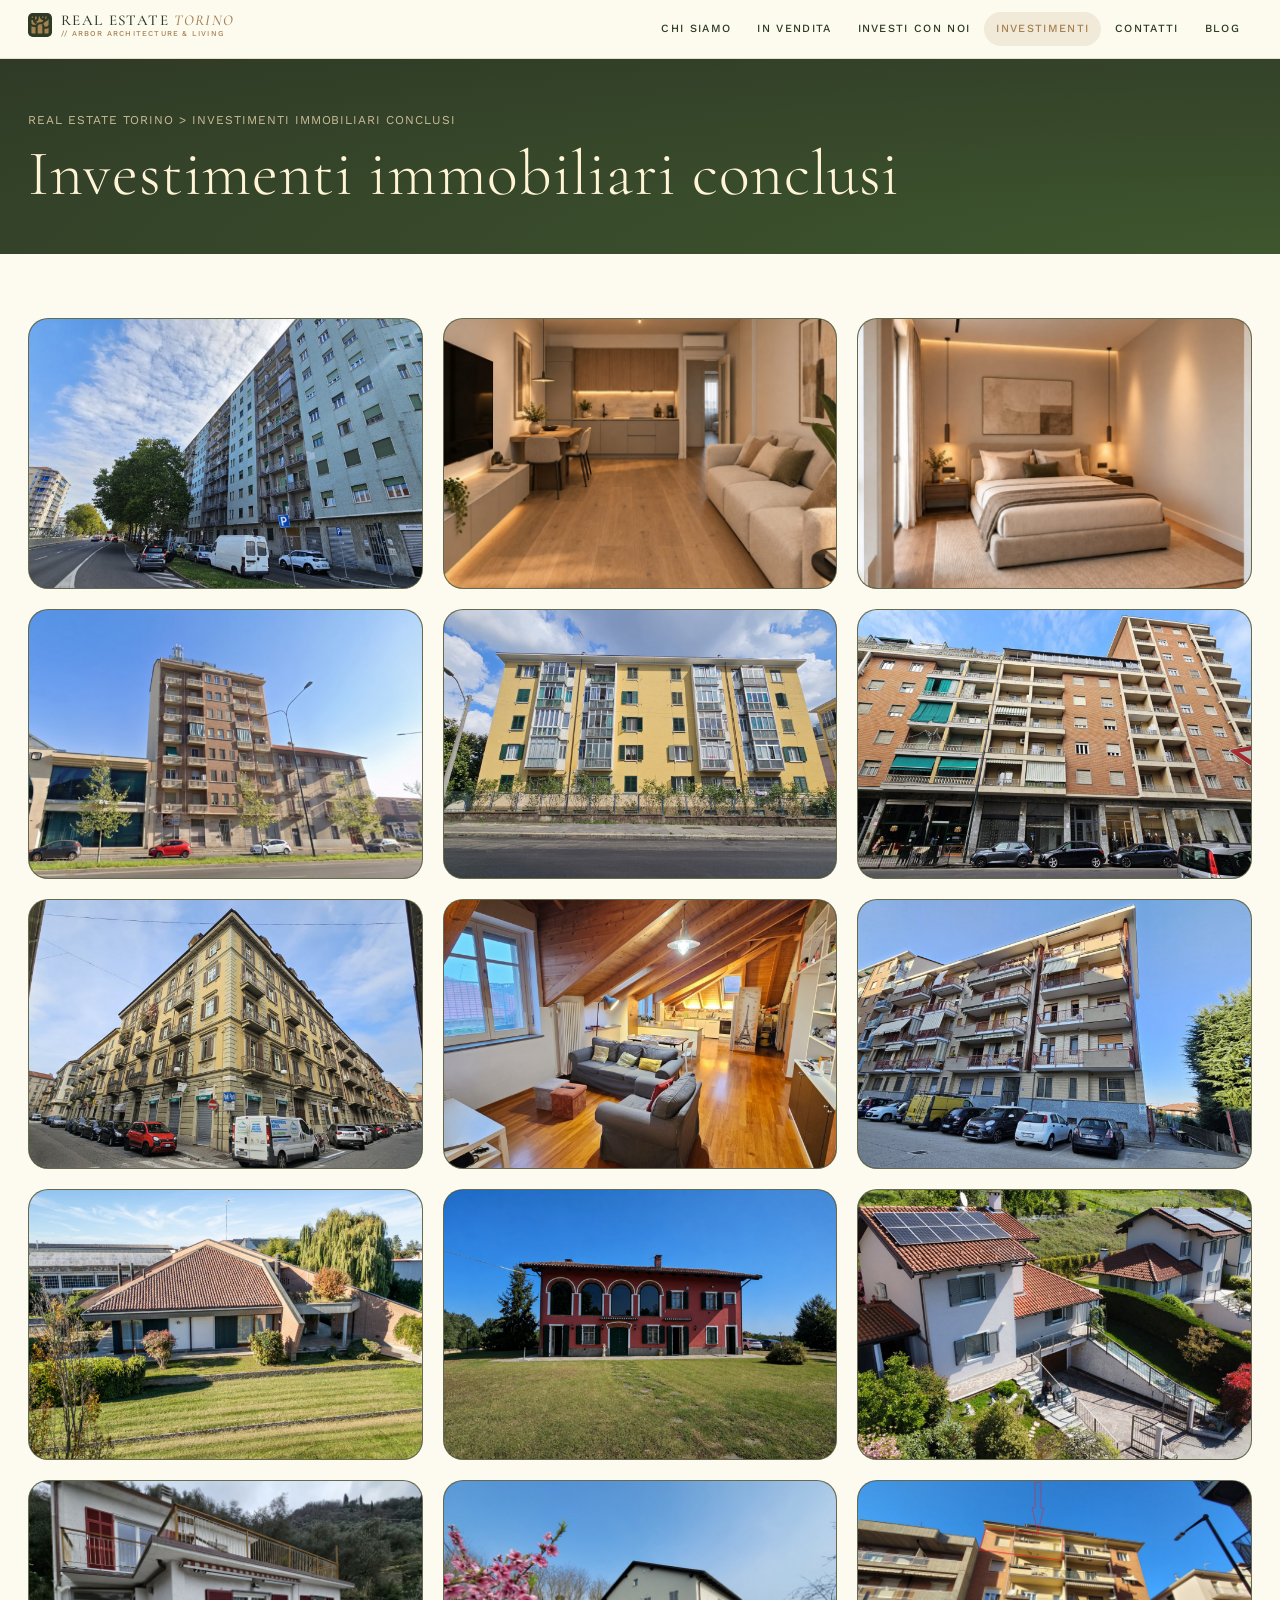
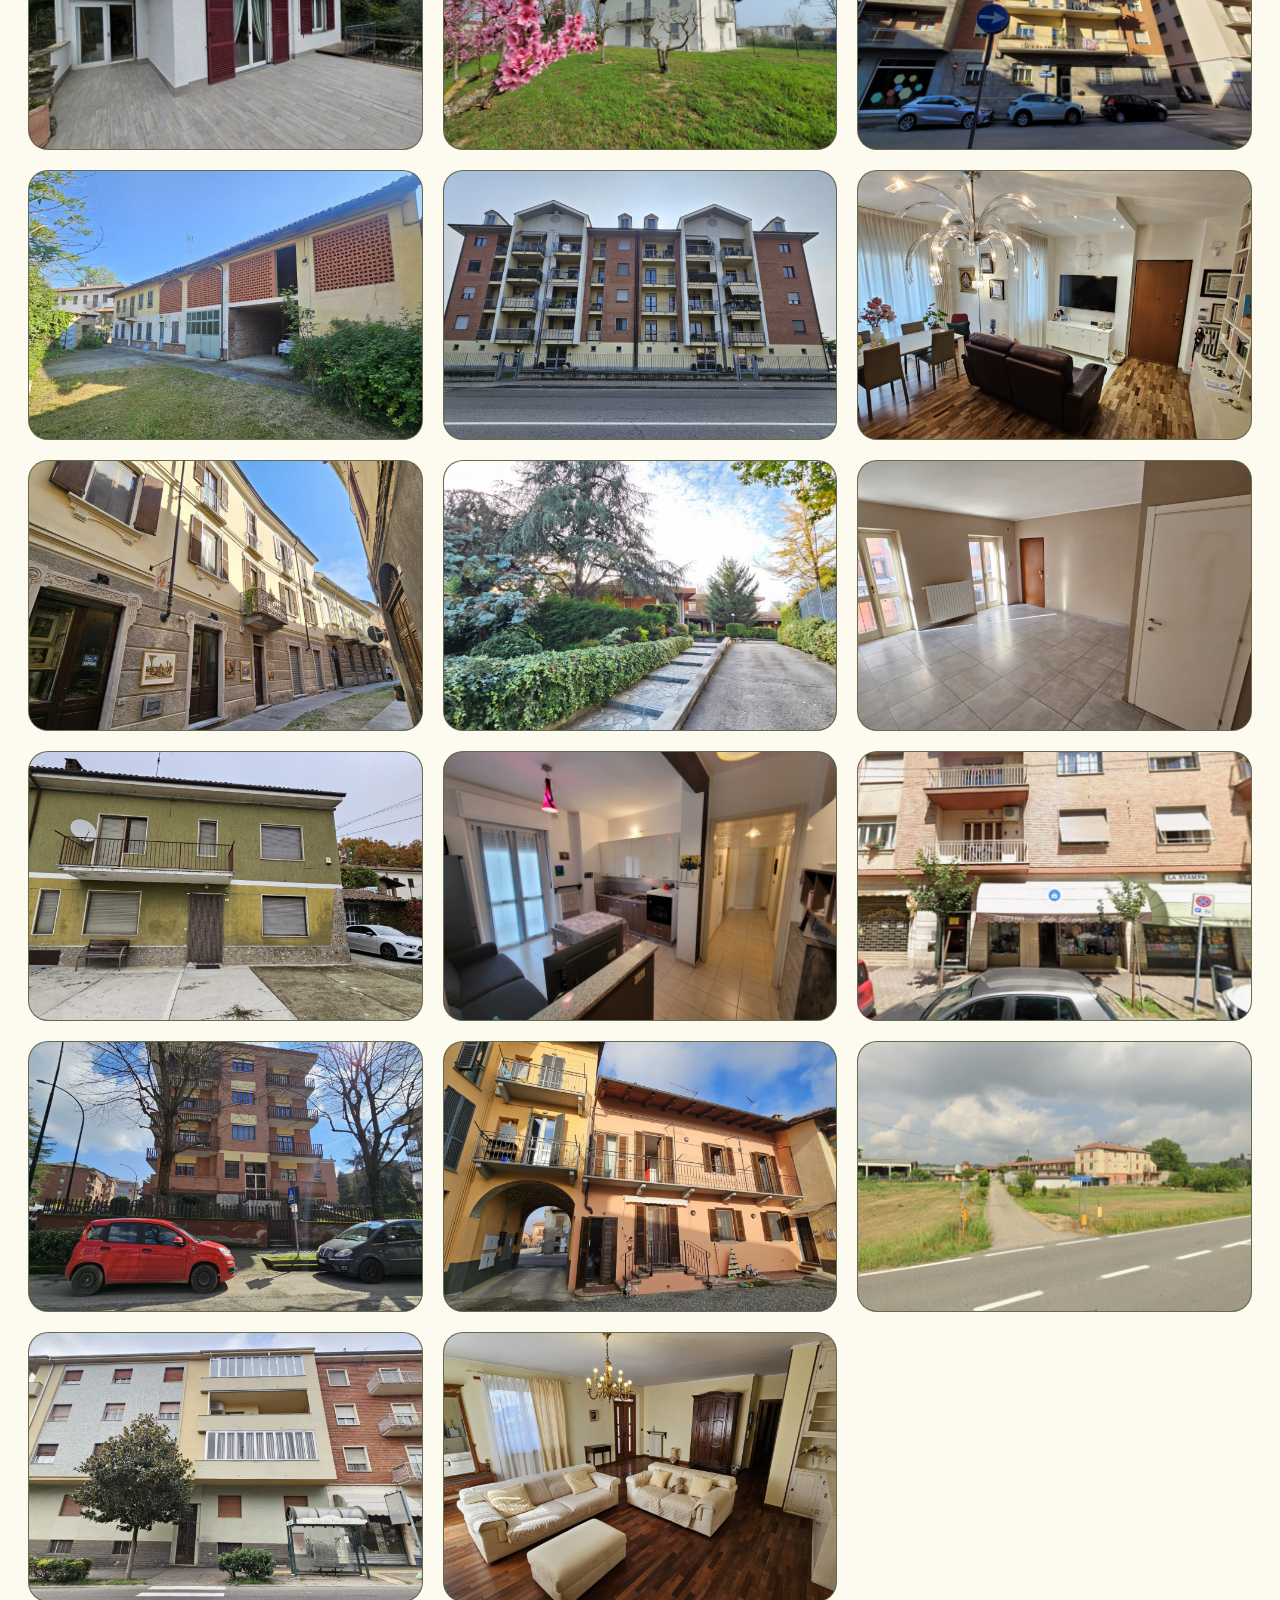
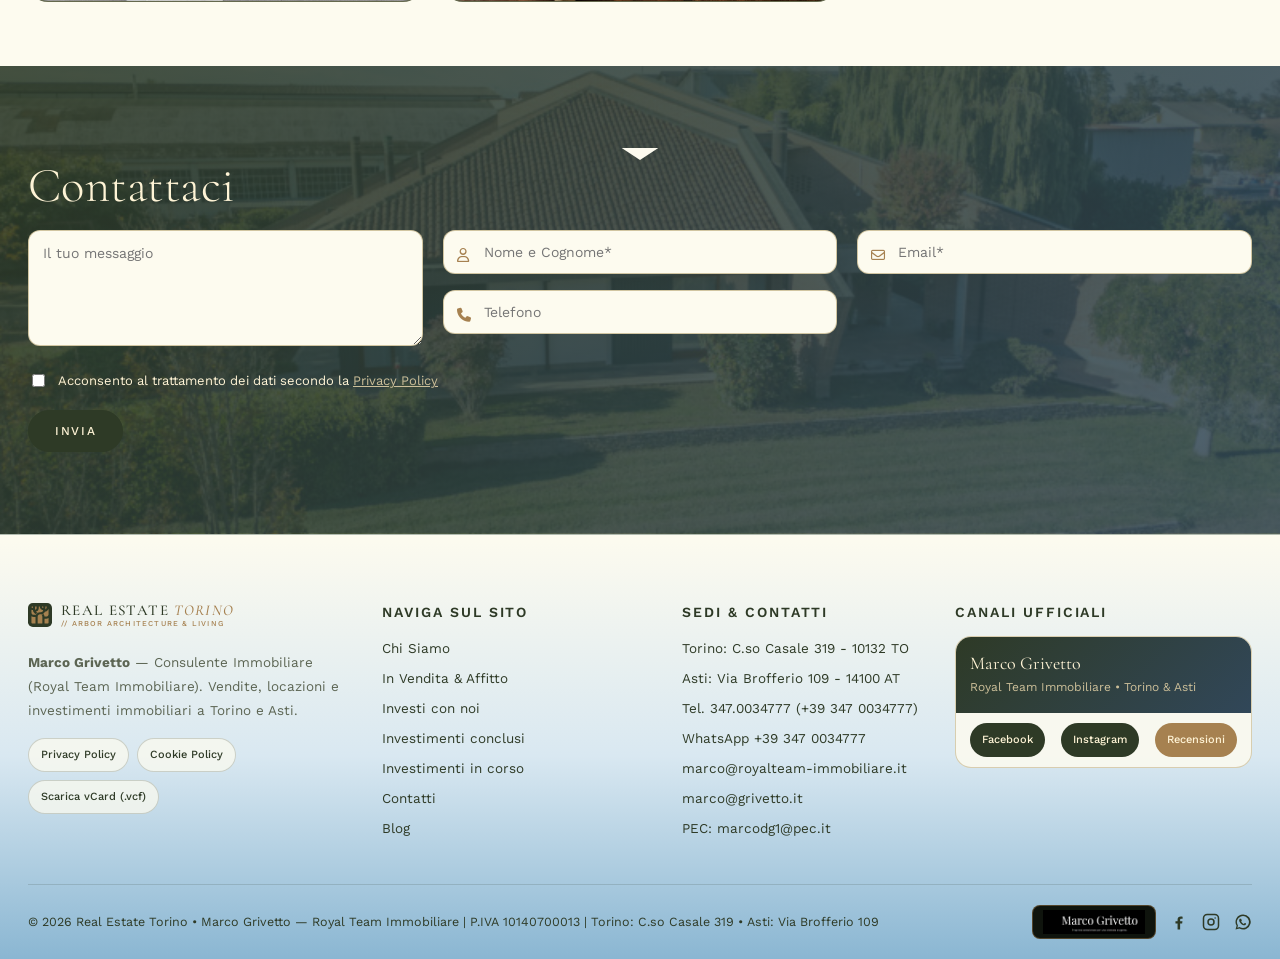
<file: investimenti-immobiliari-conclusi/index.html>
<!DOCTYPE html>
<html lang="it-IT">
<head>
  <meta charset="UTF-8">
  <meta name="viewport" content="width=device-width, initial-scale=1.0">
  <title>Investimenti immobiliari conclusi - Real Estate Torino</title>
  <link rel="icon" href="/assets/images/logos/ret-tech-mark.svg?v=arbor12" type="image/svg+xml">
  <link rel="stylesheet" href="https://cdnjs.cloudflare.com/ajax/libs/font-awesome/6.5.1/css/all.min.css">
  <link rel="stylesheet" href="/assets/css/style.css?v=arbor12">
</head>
<body>

  <header class="site-header inner-header">
    <div class="container header-inner">
      <div class="header-logo">
        <a href="/" class="brand-mark" aria-label="Real Estate Torino">
  <span class="brand-svg-box" aria-hidden="true">
    <svg class="brand-emblem-svg" width="24" height="24" style="width:24px;height:24px;display:block;flex-shrink:0;" viewBox="0 0 35 35" fill="none" xmlns="http://www.w3.org/2000/svg">
      <rect width="35" height="35" rx="7" fill="#2E3A26"/>
      <g transform="translate(5 5) scale(0.7143)" fill="#A68150">
        <path d="M0.00542084 6.72846V12.2388C0.00542084 14.8968 2.16022 17.0516 4.81573 17.0516H9.2175C10.6897 13.9501 13.8559 11.8003 17.5203 11.8003H19.2616C21.663 11.8003 23.6509 10.0441 24.0146 7.74233C20.1559 7.24411 17.1616 3.97579 17.0844 0H14.9844V2.96441C14.9844 6.62632 12.5132 9.70781 9.14775 10.6395C9.98974 11.3644 11.0858 11.8003 12.284 11.8003H13.0164C12.3887 12.1491 11.8107 12.5825 11.3026 13.0907C10.5901 13.8032 10.0221 14.6526 9.63601 15.5868C9.61359 15.6466 9.58618 15.7064 9.56626 15.7662C5.95167 14.6477 3.2862 11.3544 3.10684 7.416C2.01076 7.36618 0.966985 7.12703 0.00292969 6.72596H0.00542084V6.72846Z"/>
        <path d="M10.6076 0.00242615H7.46387L7.46885 6.52661C9.23753 6.3049 10.6076 4.79779 10.6076 2.96683V0.00242615Z"/>
        <path d="M3.08984 0.00232697H1.46066C0.656036 0.00232697 0.00585938 0.652504 0.00585938 1.45713V1.5219C0.793046 2.36389 1.87917 2.92439 3.09482 3.03399V0.00232697H3.09233H3.08984Z"/>
        <path d="M21.4619 0.00242615C21.5267 1.58178 22.6128 2.89459 24.0776 3.30562V0.00242615H21.4619Z"/>
        <path d="M28.4562 0.00242615L28.4512 6.03337C30.0156 5.23871 31.0843 3.61452 31.0843 1.74121V0.00242615H28.4562Z"/>
        <path d="M34.9979 4.60857C33.9292 7.86693 31.0819 10.3207 27.6043 10.8313C26.152 13.9876 22.9584 16.1797 19.2567 16.1797H17.5154C14.8574 16.1797 12.7051 18.3345 12.7051 20.99V35H22.3282V20.99C22.3282 19.4082 21.5659 18.0032 20.3826 17.1263C21.12 17.0491 21.8449 16.8673 22.53 16.5808C23.3172 16.2545 24.0421 15.8011 24.6773 15.2406C25.8556 16.7078 26.5954 18.5463 26.6901 20.5541H30.2175C32.6712 20.5541 34.699 18.7157 34.9929 16.3367V4.60857H34.9954H34.9979Z"/>
        <path d="M34.9999 23.5883C33.6099 24.4377 31.9732 24.926 30.2245 24.926H26.707V35H33.5426C34.3472 35 34.9974 34.3498 34.9974 33.5452V23.5883H34.9999Z"/>
        <path d="M8.33272 35V21.426H4.81529C3.05159 21.426 1.4 20.9278 0 20.0634V33.5402C0 34.3448 0.650177 34.995 1.4548 34.995H8.33272V35Z"/>
      </g>
    </svg>
  </span>
  <span class="brand-wordmark">
    <span class="brand-title">REAL ESTATE <span class="brand-accent">TORINO</span></span>
    <span class="brand-sub">// ARBOR ARCHITECTURE &amp; LIVING</span>
  </span>
</a>
      </div>
      <nav class="header-nav stm_nav_menu" aria-label="Menu principale">
        <button class="stm_mobile_switcher" type="button" aria-label="Apri menu" aria-expanded="false">
          <span></span><span></span><span></span>
        </button>
        <ul class="menu">
          <li>
            <a href="/chi-siamo/">Chi Siamo</a>
            <ul class="sub-menu">
              <li><a href="/chi-siamo/#vision">Vision</a></li>
              <li><a href="/chi-siamo/#mission">Mission</a></li>
              <li><a href="/chi-siamo/#principi">Principi</a></li>
              <li><a href="/chi-siamo/#valori">Valori</a></li>
            </ul>
          </li>
          <li><a href="/appartamenti-in-vendita/">In Vendita</a></li>
          <li>
            <a href="/investi-con-noi/">Investi con noi</a>
            <ul class="sub-menu">
              <li><a href="/investi-con-noi/#modello-operativo">Modello operativo</a></li>
              <li><a href="/investi-con-noi/#come-funziona">Come funziona</a></li>
              <li><a href="/investi-con-noi/#perche-investire">Perchè investire</a></li>
              <li><a href="/investi-con-noi/#network-investitors">Network Investitors</a></li>
            </ul>
          </li>
          <li class="current_page_item">
            <a href="#">Investimenti</a>
            <ul class="sub-menu">
              <li><a href="/investimenti-immobiliari-conclusi/">Investimenti immobiliari conclusi</a></li>
              <li><a href="/investimenti-immobiliari-in-corso/">Investimenti immobiliari in corso</a></li>
            </ul>
          </li>
          <li><a href="/contatti/">Contatti</a></li>
          <li><a href="/blog/">Blog</a></li>
        </ul>
      </nav>
    </div>
  </header>

  <section class="title-box_style_2">
    <div class="container">
      <div class="breadcrumbs"><a href="/">Real Estate Torino</a> &gt; Investimenti immobiliari conclusi</div>
      <h1>Investimenti immobiliari conclusi</h1>
    </div>
  </section>

  <section class="page-section">
    <div class="container">
      <div class="portfolio-grid">
        <a class="portfolio-item" href="/contatti/"><img src="/assets/images/properties/Mgrv0135.jpg" alt="LARGO RE UMBERTO 104" loading="lazy"><div class="portfolio-item-overlay"><h3>LARGO RE UMBERTO 104</h3></div></a>
        <a class="portfolio-item" href="/contatti/"><img src="/assets/images/properties/Mgrv0137.jpg" alt="Appartamento Via Governolo" loading="lazy"><div class="portfolio-item-overlay"><h3>Appartamento Via Governolo</h3></div></a>
        <a class="portfolio-item" href="/contatti/"><img src="/assets/images/properties/Mgrv0138.jpg" alt="Appartamento Corso Galileo Ferraris" loading="lazy"><div class="portfolio-item-overlay"><h3>Appartamento Corso Galileo Ferraris</h3></div></a>
        <a class="portfolio-item" href="/contatti/"><img src="/assets/images/properties/Mgrv0146.jpg" alt="Appartamento Corso Matteotti" loading="lazy"><div class="portfolio-item-overlay"><h3>Appartamento Corso Matteotti</h3></div></a>
        <a class="portfolio-item" href="/contatti/"><img src="/assets/images/properties/Mgrv0141.jpg" alt="Appartamento Via Villarbasse" loading="lazy"><div class="portfolio-item-overlay"><h3>Appartamento Via Villarbasse</h3></div></a>
        <a class="portfolio-item" href="/contatti/"><img src="/assets/images/properties/Mgra0147.jpg" alt="Appartamento Via San Francesco da Paola" loading="lazy"><div class="portfolio-item-overlay"><h3>Appartamento Via San Francesco da Paola</h3></div></a>
        <a class="portfolio-item" href="/contatti/"><img src="/assets/images/properties/Mgra0148.jpg" alt="Appartamento Corso Principe Oddone" loading="lazy"><div class="portfolio-item-overlay"><h3>Appartamento Corso Principe Oddone</h3></div></a>
        <a class="portfolio-item" href="/contatti/"><img src="/assets/images/properties/Mgrv0133.jpg" alt="Attico Corso Lione Torino" loading="lazy"><div class="portfolio-item-overlay"><h3>Attico Corso Lione Torino</h3></div></a>
        <a class="portfolio-item" href="/contatti/"><img src="/assets/images/properties/Mgrv0136.jpg" alt="Appartamento Via Arcivescovado Torino" loading="lazy"><div class="portfolio-item-overlay"><h3>Appartamento Via Arcivescovado Torino</h3></div></a>
        <a class="portfolio-item" href="/contatti/"><img src="/assets/images/properties/Mgrv0077.jpg" alt="Appartamento Via Frejus Torino" loading="lazy"><div class="portfolio-item-overlay"><h3>Appartamento Via Frejus Torino</h3></div></a>
        <a class="portfolio-item" href="/contatti/"><img src="/assets/images/properties/Mgrv0131.png" alt="Appartamenti Via Lamarmora Torino" loading="lazy"><div class="portfolio-item-overlay"><h3>Appartamenti Via Lamarmora Torino</h3></div></a>
        <a class="portfolio-item" href="/contatti/"><img src="/assets/images/properties/Mgrv0128.jpg" alt="Appartamento Corso Brunelleschi Torino" loading="lazy"><div class="portfolio-item-overlay"><h3>Appartamento Corso Brunelleschi Torino</h3></div></a>
        <a class="portfolio-item" href="/contatti/"><img src="/assets/images/properties/Mgrv0003.jpg" alt="Appartamento Via Revello Torino" loading="lazy"><div class="portfolio-item-overlay"><h3>Appartamento Via Revello Torino</h3></div></a>
        <a class="portfolio-item" href="/contatti/"><img src="/assets/images/properties/Mgrv0014.jpg" alt="Appartamento c.so Duca degli Abruzzi Torino" loading="lazy"><div class="portfolio-item-overlay"><h3>Appartamento c.so Duca degli Abruzzi Torino</h3></div></a>
        <a class="portfolio-item" href="/contatti/"><img src="/assets/images/properties/Mgrv0009.jpg" alt="Appartamento Via San Marino Torino" loading="lazy"><div class="portfolio-item-overlay"><h3>Appartamento Via San Marino Torino</h3></div></a>
        <a class="portfolio-item" href="/contatti/"><img src="/assets/images/properties/Mgrv0119.jpg" alt="Appartamento c.so Turati 11 Torino" loading="lazy"><div class="portfolio-item-overlay"><h3>Appartamento c.so Turati 11 Torino</h3></div></a>
        <a class="portfolio-item" href="/contatti/"><img src="/assets/images/properties/Mgrv0140.jpg" alt="Appartamento via Manzoni 2" loading="lazy"><div class="portfolio-item-overlay"><h3>Appartamento via Manzoni 2</h3></div></a>
        <a class="portfolio-item" href="/contatti/"><img src="/assets/images/properties/Mgrv0114.jpg" alt="Appartamento Via Bainsizza Torino" loading="lazy"><div class="portfolio-item-overlay"><h3>Appartamento Via Bainsizza Torino</h3></div></a>
        <a class="portfolio-item" href="/contatti/"><img src="/assets/images/properties/Mgrv0127.jpg" alt="Appartamento Via Barletta Torino" loading="lazy"><div class="portfolio-item-overlay"><h3>Appartamento Via Barletta Torino</h3></div></a>
        <a class="portfolio-item" href="/contatti/"><img src="/assets/images/properties/Mgrv0143.jpg" alt="Appartamento Corso Massimo Torino" loading="lazy"><div class="portfolio-item-overlay"><h3>Appartamento Corso Massimo Torino</h3></div></a>
        <a class="portfolio-item" href="/contatti/"><img src="/assets/images/properties/Mgrv0145.jpg" alt="Appartamento Via Tempio Pausania Torino" loading="lazy"><div class="portfolio-item-overlay"><h3>Appartamento Via Tempio Pausania Torino</h3></div></a>
        <a class="portfolio-item" href="/contatti/"><img src="/assets/images/properties/Mgrv0144.jpg" alt="Appartamento Corso Siracusa Torino" loading="lazy"><div class="portfolio-item-overlay"><h3>Appartamento Corso Siracusa Torino</h3></div></a>
        <a class="portfolio-item" href="/contatti/"><img src="/assets/images/properties/Mgrv0010.jpg" alt="Appartamento Via Pallanza Torino" loading="lazy"><div class="portfolio-item-overlay"><h3>Appartamento Via Pallanza Torino</h3></div></a>
        <a class="portfolio-item" href="/contatti/"><img src="/assets/images/properties/Mgrv0087.jpg" alt="Appartamento Via Gradisca Torino" loading="lazy"><div class="portfolio-item-overlay"><h3>Appartamento Via Gradisca Torino</h3></div></a>
        <a class="portfolio-item" href="/contatti/"><img src="/assets/images/properties/Mgrv0130.jpg" alt="Appartamento Via Della Robbia Torino" loading="lazy"><div class="portfolio-item-overlay"><h3>Appartamento Via Della Robbia Torino</h3></div></a>
        <a class="portfolio-item" href="/contatti/"><img src="/assets/images/properties/Mgrv0108.jpg" alt="Appartamento Corso Rosselli Torino" loading="lazy"><div class="portfolio-item-overlay"><h3>Appartamento Corso Rosselli Torino</h3></div></a>
        <a class="portfolio-item" href="/contatti/"><img src="/assets/images/properties/Mgrv0107.jpg" alt="Appartamento Via San Marino Torino" loading="lazy"><div class="portfolio-item-overlay"><h3>Appartamento Via San Marino Torino</h3></div></a>
        <a class="portfolio-item" href="/contatti/"><img src="/assets/images/properties/Mgrv0142.jpg" alt="Appartamento Via Frassineto Torino" loading="lazy"><div class="portfolio-item-overlay"><h3>Appartamento Via Frassineto Torino</h3></div></a>
        <a class="portfolio-item" href="/contatti/"><img src="/assets/images/properties/Mgrv0134.jpg" alt="Appartamento Corso Trapani Torino" loading="lazy"><div class="portfolio-item-overlay"><h3>Appartamento Corso Trapani Torino</h3></div></a>
      </div>
    </div>
  </section>

  <section class="section-contact-parallax has-shape-top">
    <div class="elementor-shape-top shape-arrow" aria-hidden="true">
      <svg xmlns="http://www.w3.org/2000/svg" width="100%" height="12" style="width:100%;height:12px;display:block;" viewBox="0 0 700 10" preserveAspectRatio="none"><path class="elementor-shape-fill" d="M350,10L340,0h20L350,10z"></path></svg>
    </div>
    <div class="container">
      <h2>Contattaci</h2>
      <form data-ret-form aria-label="Contact form" novalidate>
        <div class="realtor-form-grid">
          <div><div class="contact-form-field"><textarea name="your-message" placeholder="Il tuo messaggio"></textarea></div></div>
          <div>
            <div class="contact-form-field"><span class="contact-from-icon"><i class="fa-regular fa-user"></i></span><input type="text" name="your-name" placeholder="Nome e Cognome*" required></div>
            <div class="contact-form-field"><span class="contact-from-icon"><i class="fa-solid fa-phone"></i></span><input type="tel" name="your-tel" placeholder="Telefono"></div>
          </div>
          <div><div class="contact-form-field"><span class="contact-from-icon"><i class="fa-regular fa-envelope"></i></span><input type="email" name="your-email" placeholder="Email*" required></div></div>
        </div>
        <label class="contact-acceptance"><input type="checkbox" name="acceptance-397" value="1"><span>Acconsento al trattamento dei dati secondo la <a href="https://www.iubenda.com/privacy-policy/79513660" target="_blank" rel="noopener">Privacy Policy</a></span></label>
        <button type="submit" class="homepress-button">Invia</button>
        <div class="form-feedback" role="status" aria-live="polite"></div>
      </form>
    </div>
  </section>

  <footer class="site-footer">
    <div class="container">
      <div class="footer-top-grid">
        <div class="footer-col">
          <div class="footer-logo">
            <a href="/" class="brand-mark" aria-label="Real Estate Torino">
  <span class="brand-svg-box" aria-hidden="true">
    <svg class="brand-emblem-svg" width="24" height="24" style="width:24px;height:24px;display:block;flex-shrink:0;" viewBox="0 0 35 35" fill="none" xmlns="http://www.w3.org/2000/svg">
      <rect width="35" height="35" rx="7" fill="#2E3A26"/>
      <g transform="translate(5 5) scale(0.7143)" fill="#A68150">
        <path d="M0.00542084 6.72846V12.2388C0.00542084 14.8968 2.16022 17.0516 4.81573 17.0516H9.2175C10.6897 13.9501 13.8559 11.8003 17.5203 11.8003H19.2616C21.663 11.8003 23.6509 10.0441 24.0146 7.74233C20.1559 7.24411 17.1616 3.97579 17.0844 0H14.9844V2.96441C14.9844 6.62632 12.5132 9.70781 9.14775 10.6395C9.98974 11.3644 11.0858 11.8003 12.284 11.8003H13.0164C12.3887 12.1491 11.8107 12.5825 11.3026 13.0907C10.5901 13.8032 10.0221 14.6526 9.63601 15.5868C9.61359 15.6466 9.58618 15.7064 9.56626 15.7662C5.95167 14.6477 3.2862 11.3544 3.10684 7.416C2.01076 7.36618 0.966985 7.12703 0.00292969 6.72596H0.00542084V6.72846Z"/>
        <path d="M10.6076 0.00242615H7.46387L7.46885 6.52661C9.23753 6.3049 10.6076 4.79779 10.6076 2.96683V0.00242615Z"/>
        <path d="M3.08984 0.00232697H1.46066C0.656036 0.00232697 0.00585938 0.652504 0.00585938 1.45713V1.5219C0.793046 2.36389 1.87917 2.92439 3.09482 3.03399V0.00232697H3.09233H3.08984Z"/>
        <path d="M21.4619 0.00242615C21.5267 1.58178 22.6128 2.89459 24.0776 3.30562V0.00242615H21.4619Z"/>
        <path d="M28.4562 0.00242615L28.4512 6.03337C30.0156 5.23871 31.0843 3.61452 31.0843 1.74121V0.00242615H28.4562Z"/>
        <path d="M34.9979 4.60857C33.9292 7.86693 31.0819 10.3207 27.6043 10.8313C26.152 13.9876 22.9584 16.1797 19.2567 16.1797H17.5154C14.8574 16.1797 12.7051 18.3345 12.7051 20.99V35H22.3282V20.99C22.3282 19.4082 21.5659 18.0032 20.3826 17.1263C21.12 17.0491 21.8449 16.8673 22.53 16.5808C23.3172 16.2545 24.0421 15.8011 24.6773 15.2406C25.8556 16.7078 26.5954 18.5463 26.6901 20.5541H30.2175C32.6712 20.5541 34.699 18.7157 34.9929 16.3367V4.60857H34.9954H34.9979Z"/>
        <path d="M34.9999 23.5883C33.6099 24.4377 31.9732 24.926 30.2245 24.926H26.707V35H33.5426C34.3472 35 34.9974 34.3498 34.9974 33.5452V23.5883H34.9999Z"/>
        <path d="M8.33272 35V21.426H4.81529C3.05159 21.426 1.4 20.9278 0 20.0634V33.5402C0 34.3448 0.650177 34.995 1.4548 34.995H8.33272V35Z"/>
      </g>
    </svg>
  </span>
  <span class="brand-wordmark">
    <span class="brand-title">REAL ESTATE <span class="brand-accent">TORINO</span></span>
    <span class="brand-sub">// ARBOR ARCHITECTURE &amp; LIVING</span>
  </span>
</a>
          </div>
          <p class="footer-desc"><strong>Marco Grivetto</strong> &mdash; Consulente Immobiliare (Royal Team Immobiliare). Vendite, locazioni e investimenti immobiliari a Torino e Asti.</p>
          <div class="footer-iubenda-badges"><a class="iubenda-pill" href="https://www.iubenda.com/privacy-policy/79513660" target="_blank" rel="noopener">Privacy Policy</a><a class="iubenda-pill" href="https://www.iubenda.com/privacy-policy/79513660/cookie-policy" target="_blank" rel="noopener">Cookie Policy</a><a class="iubenda-pill" href="/marco-grivetto.vcf" download>Scarica vCard (.vcf)</a></div>
        </div>
        <div class="footer-col">
          <h6>Naviga sul sito</h6>
          <ul class="footer-menu">
            <li><a href="/chi-siamo/">Chi Siamo</a></li>
            <li><a href="/appartamenti-in-vendita/">In Vendita &amp; Affitto</a></li>
            <li><a href="/investi-con-noi/">Investi con noi</a></li>
            <li><a href="/investimenti-immobiliari-conclusi/">Investimenti conclusi</a></li>
            <li><a href="/investimenti-immobiliari-in-corso/">Investimenti in corso</a></li>
            <li><a href="/contatti/">Contatti</a></li>
            <li><a href="/blog/">Blog</a></li>
          </ul>
        </div>
        <div class="footer-col">
          <h6>Sedi &amp; Contatti</h6>
          <ul class="footer-menu">
            <li><a href="https://maps.app.goo.gl/pgQFZy5cW2Hvg7cP9" target="_blank" rel="noopener">Torino: C.so Casale 319 - 10132 TO</a></li>
            <li><a href="https://maps.app.goo.gl/JjtByd9Peeivg1FY7?g_st=aw" target="_blank" rel="noopener">Asti: Via Brofferio 109 - 14100 AT</a></li>
            <li><a href="tel:+393470034777">Tel. 347.0034777 (+39 347 0034777)</a></li>
            <li><a href="https://wa.me/393470034777" target="_blank" rel="noopener">WhatsApp +39 347 0034777</a></li>
            <li><a href="mailto:marco@royalteam-immobiliare.it">marco@royalteam-immobiliare.it</a></li>
            <li><a href="mailto:marco@grivetto.it">marco@grivetto.it</a></li>
            <li><a href="mailto:marcodg1@pec.it">PEC: marcodg1@pec.it</a></li>
          </ul>
        </div>
        <div class="footer-col">
          <h6>Canali Ufficiali</h6>
          <div class="footer-fb-card">
            <div class="footer-fb-cover"><div><div class="footer-fb-title">Marco Grivetto</div><div class="footer-fb-sub">Royal Team Immobiliare &bull; Torino &amp; Asti</div></div></div>
            <div class="footer-fb-body" style="flex-wrap:wrap;gap:8px;"><a class="footer-fb-btn" href="https://www.facebook.com/marco.royalteam?rdid=rtRgP7YTZbLFbCFA&share_url=https%3A%2F%2Fwww.facebook.com%2Fshare%2F18SfwB895W%2F#" target="_blank" rel="noopener">Facebook</a><a class="footer-fb-btn" href="https://www.instagram.com/marcoaffittievendite?igsh=MTF5b3N5cXV4eW96ZQ%3D%3D" target="_blank" rel="noopener" style="background:#2E3A26;">Instagram</a><a class="footer-fb-btn" href="https://www.google.com/search?q=Royal+Team+Immobiliare+Asti+Recensioni" target="_blank" rel="noopener" style="background:#A68150;">Recensioni</a></div>
          </div>
        </div>
      </div>
      <div class="footer-divider"></div>
      <div class="footer-bottom">
        <p class="footer-copyright">&copy; 2026 Real Estate Torino &bull; Marco Grivetto &mdash; Royal Team Immobiliare | P.IVA 10140700013 | Torino: C.so Casale 319 &bull; Asti: Via Brofferio 109</p>
        <div class="footer-socials" style="align-items:center;">
          <span style="display:inline-flex;align-items:center;background:#0f140d;border:1px solid rgba(166,129,80,0.45);border-radius:8px;padding:4px 10px;"><img src="/assets/images/signature.png" alt="Marco Grivetto" width="128" height="30" style="height:24px;width:auto;display:block;"></span>
          <a href="https://www.facebook.com/marco.royalteam?rdid=rtRgP7YTZbLFbCFA&share_url=https%3A%2F%2Fwww.facebook.com%2Fshare%2F18SfwB895W%2F#" target="_blank" rel="noopener" aria-label="Facebook"><svg width="18" height="18" style="width:18px;height:18px;display:block;flex-shrink:0;" viewBox="0 0 24 24" fill="currentColor" aria-hidden="true"><path d="M13.5 22v-8h2.7l.4-3h-3.1V9.1c0-.9.3-1.5 1.6-1.5H16.8V4.9c-.3 0-1.3-.1-2.5-.1-2.5 0-4.2 1.5-4.2 4.3V11H7.3v3h2.8v8h3.4z"/></svg></a>
          <a href="https://www.instagram.com/marcoaffittievendite?igsh=MTF5b3N5cXV4eW96ZQ%3D%3D" target="_blank" rel="noopener" aria-label="Instagram"><svg width="18" height="18" style="width:18px;height:18px;display:block;flex-shrink:0;" viewBox="0 0 24 24" fill="none" stroke="currentColor" stroke-width="2" stroke-linecap="round" stroke-linejoin="round" aria-hidden="true"><rect x="2" y="2" width="20" height="20" rx="5"/><circle cx="12" cy="12" r="4"/><circle cx="17.5" cy="6.5" r="1" fill="currentColor" stroke="none"/></svg></a>
          <a href="https://wa.me/393470034777" target="_blank" rel="noopener" aria-label="WhatsApp"><svg width="18" height="18" style="width:18px;height:18px;display:block;flex-shrink:0;" viewBox="0 0 24 24" fill="currentColor" aria-hidden="true"><path d="M12 2a9.9 9.9 0 0 0-8.5 15L2 22l5.2-1.4A10 10 0 1 0 12 2zm0 18a8 8 0 0 1-4.1-1.1l-.3-.2-3.1.8.8-3-.2-.3A8 8 0 1 1 12 20zm4.4-5.9c-.2-.1-1.4-.7-1.6-.8-.2-.1-.4-.1-.6.1-.2.2-.7.8-.8 1-.1.2-.3.2-.5.1a6.5 6.5 0 0 1-3.2-2.8c-.2-.3 0-.4.1-.6l.4-.5.2-.5c0-.2 0-.4-.1-.5l-.7-1.7c-.2-.4-.4-.4-.6-.4h-.5c-.2 0-.5.1-.7.3-.2.3-.9.9-.9 2.2s1 2.5 1.1 2.7a9.2 9.2 0 0 0 3.6 3.2c1.4.6 1.9.6 2.6.5.4-.1 1.4-.6 1.6-1.1.2-.6.2-1 .1-1.1-.1-.1-.2-.2-.5-.3z"/></svg></a>
        </div>
      </div>
    </div>
  </footer>
  <script src="/assets/js/main.js?v=arbor12"></script>
</body>
</html>
</file>
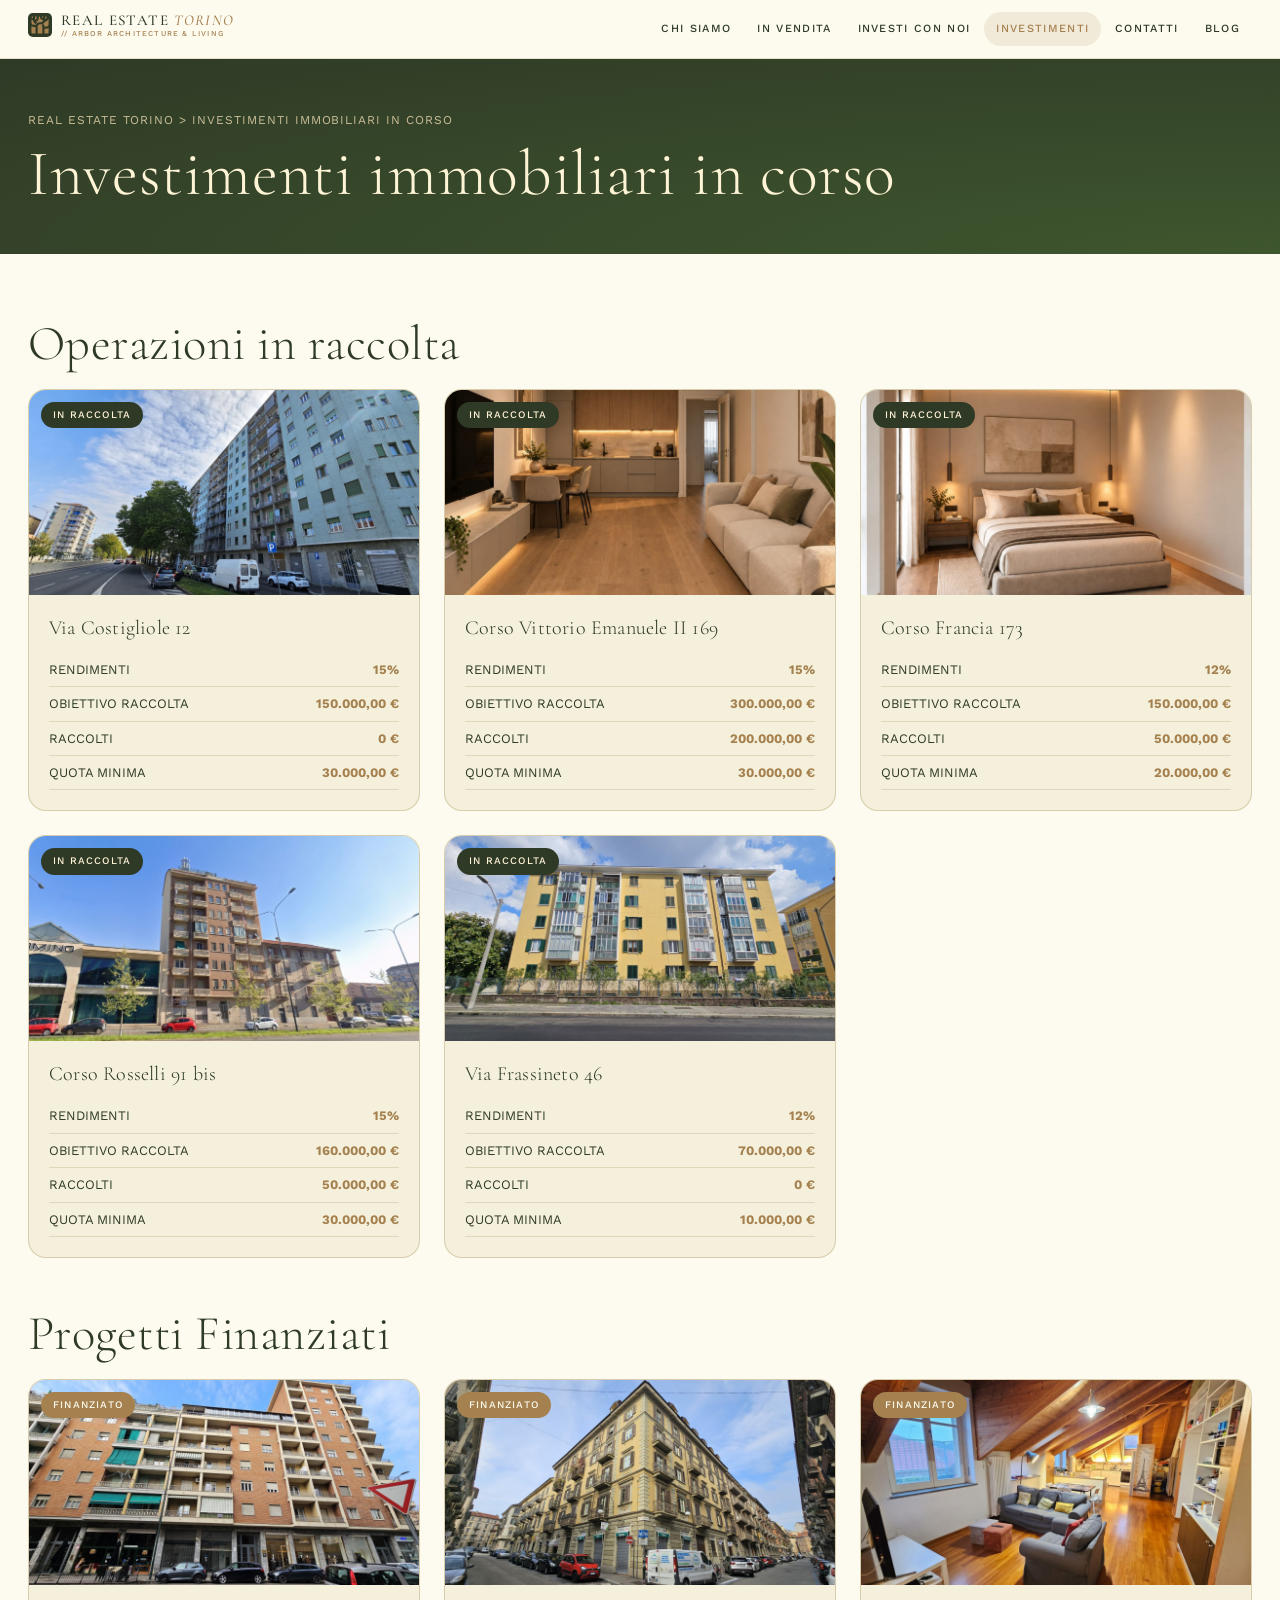
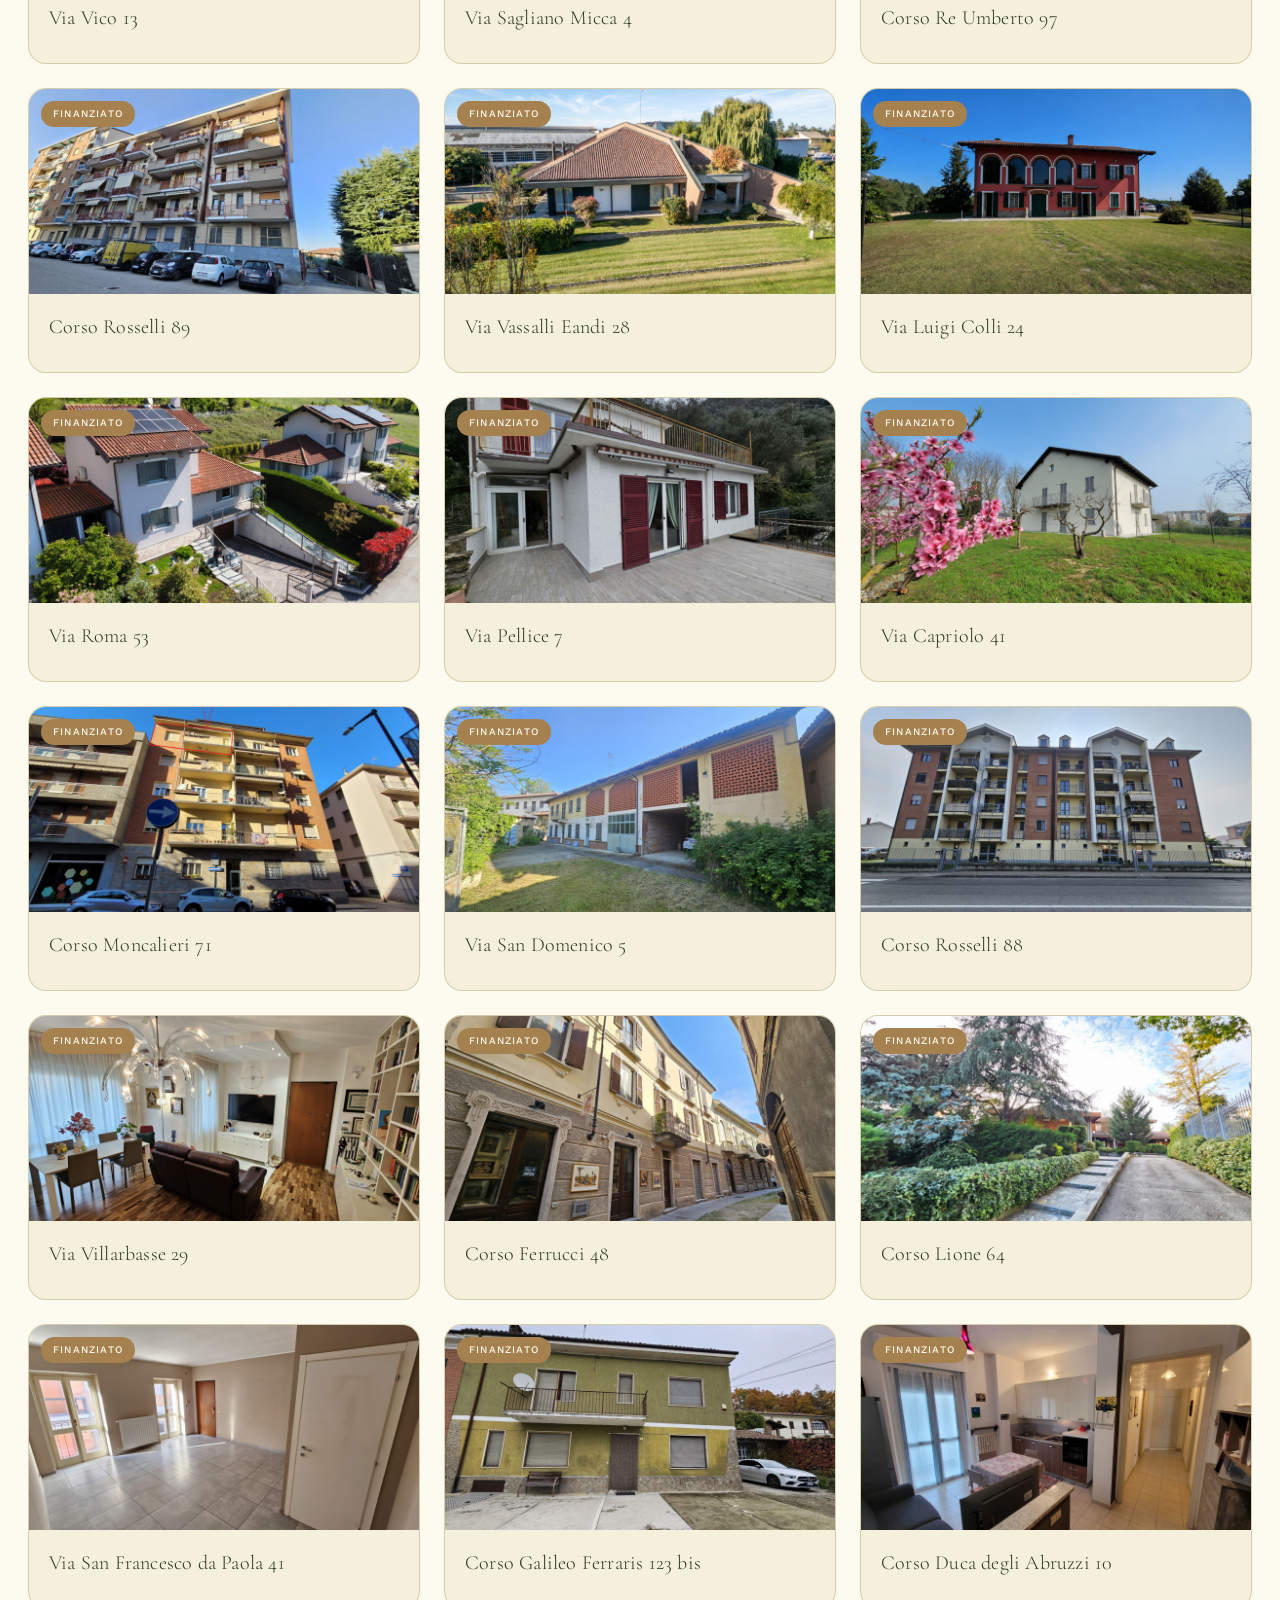
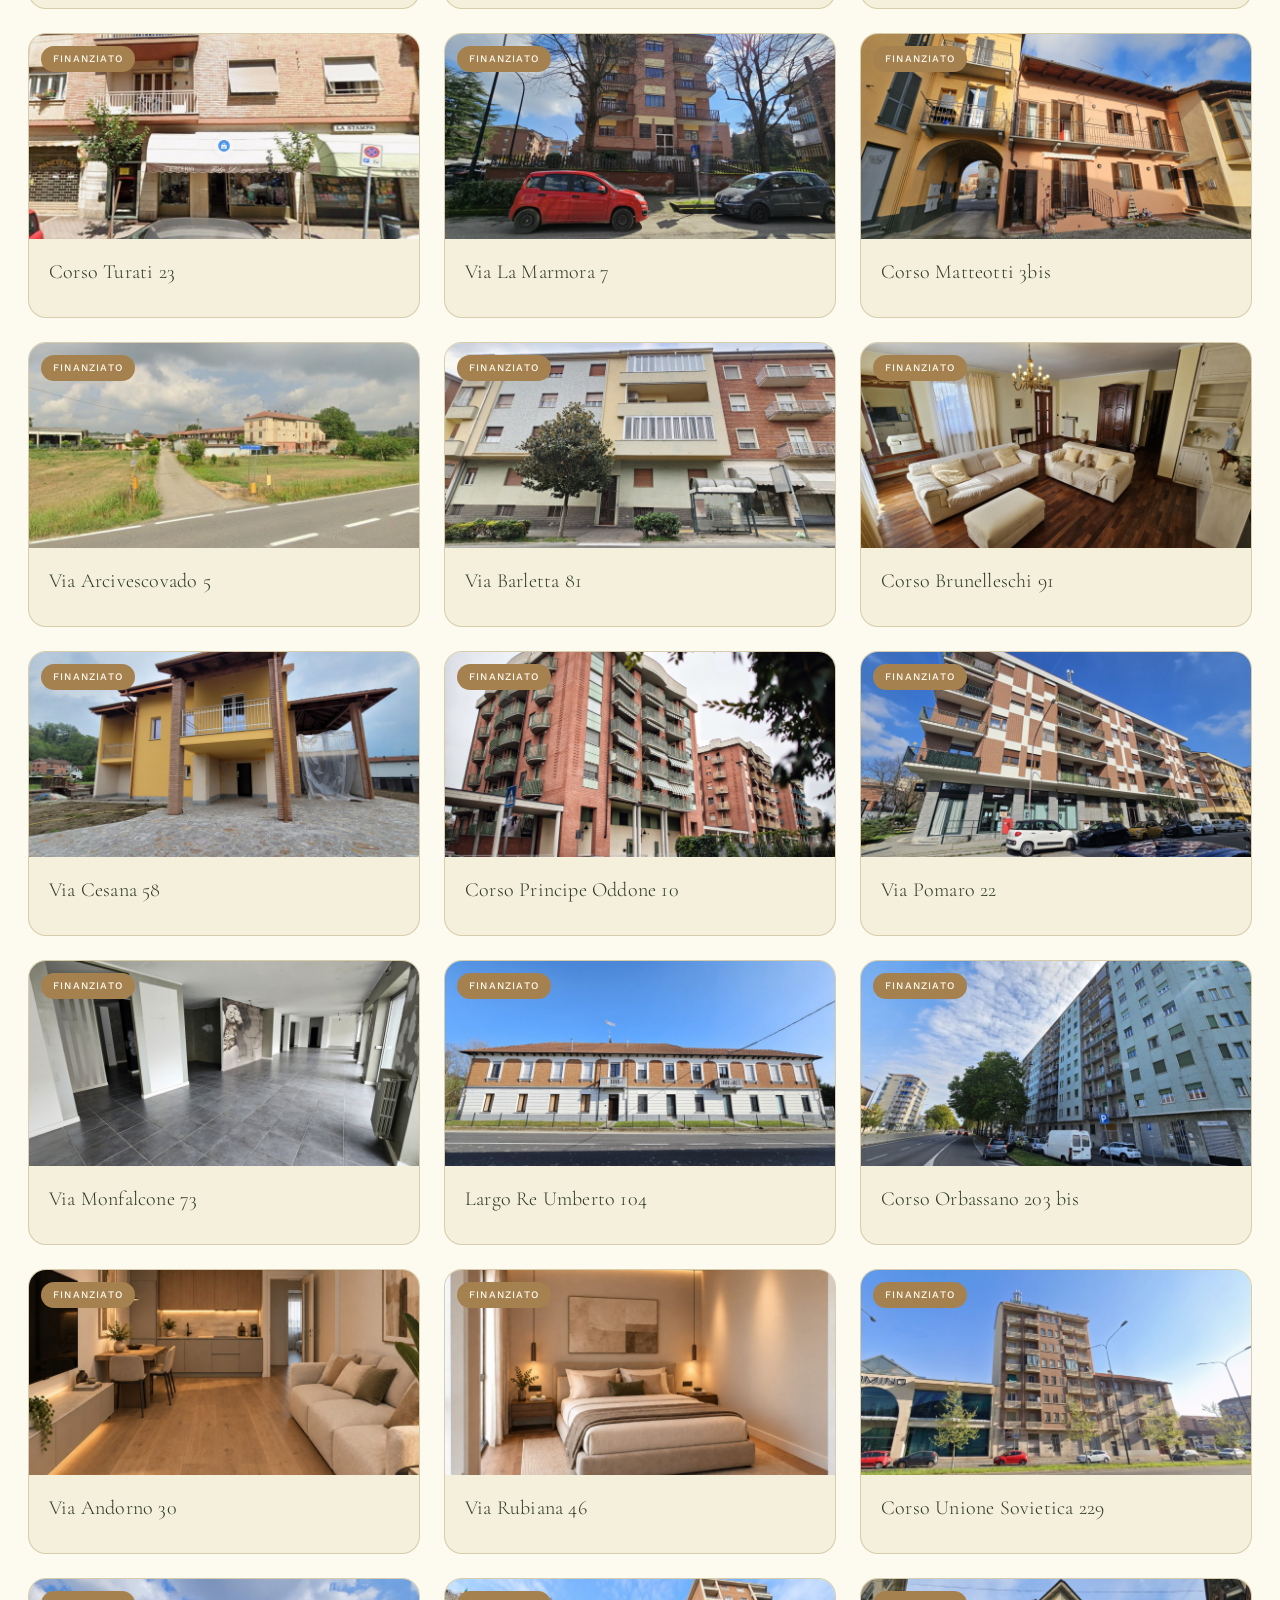
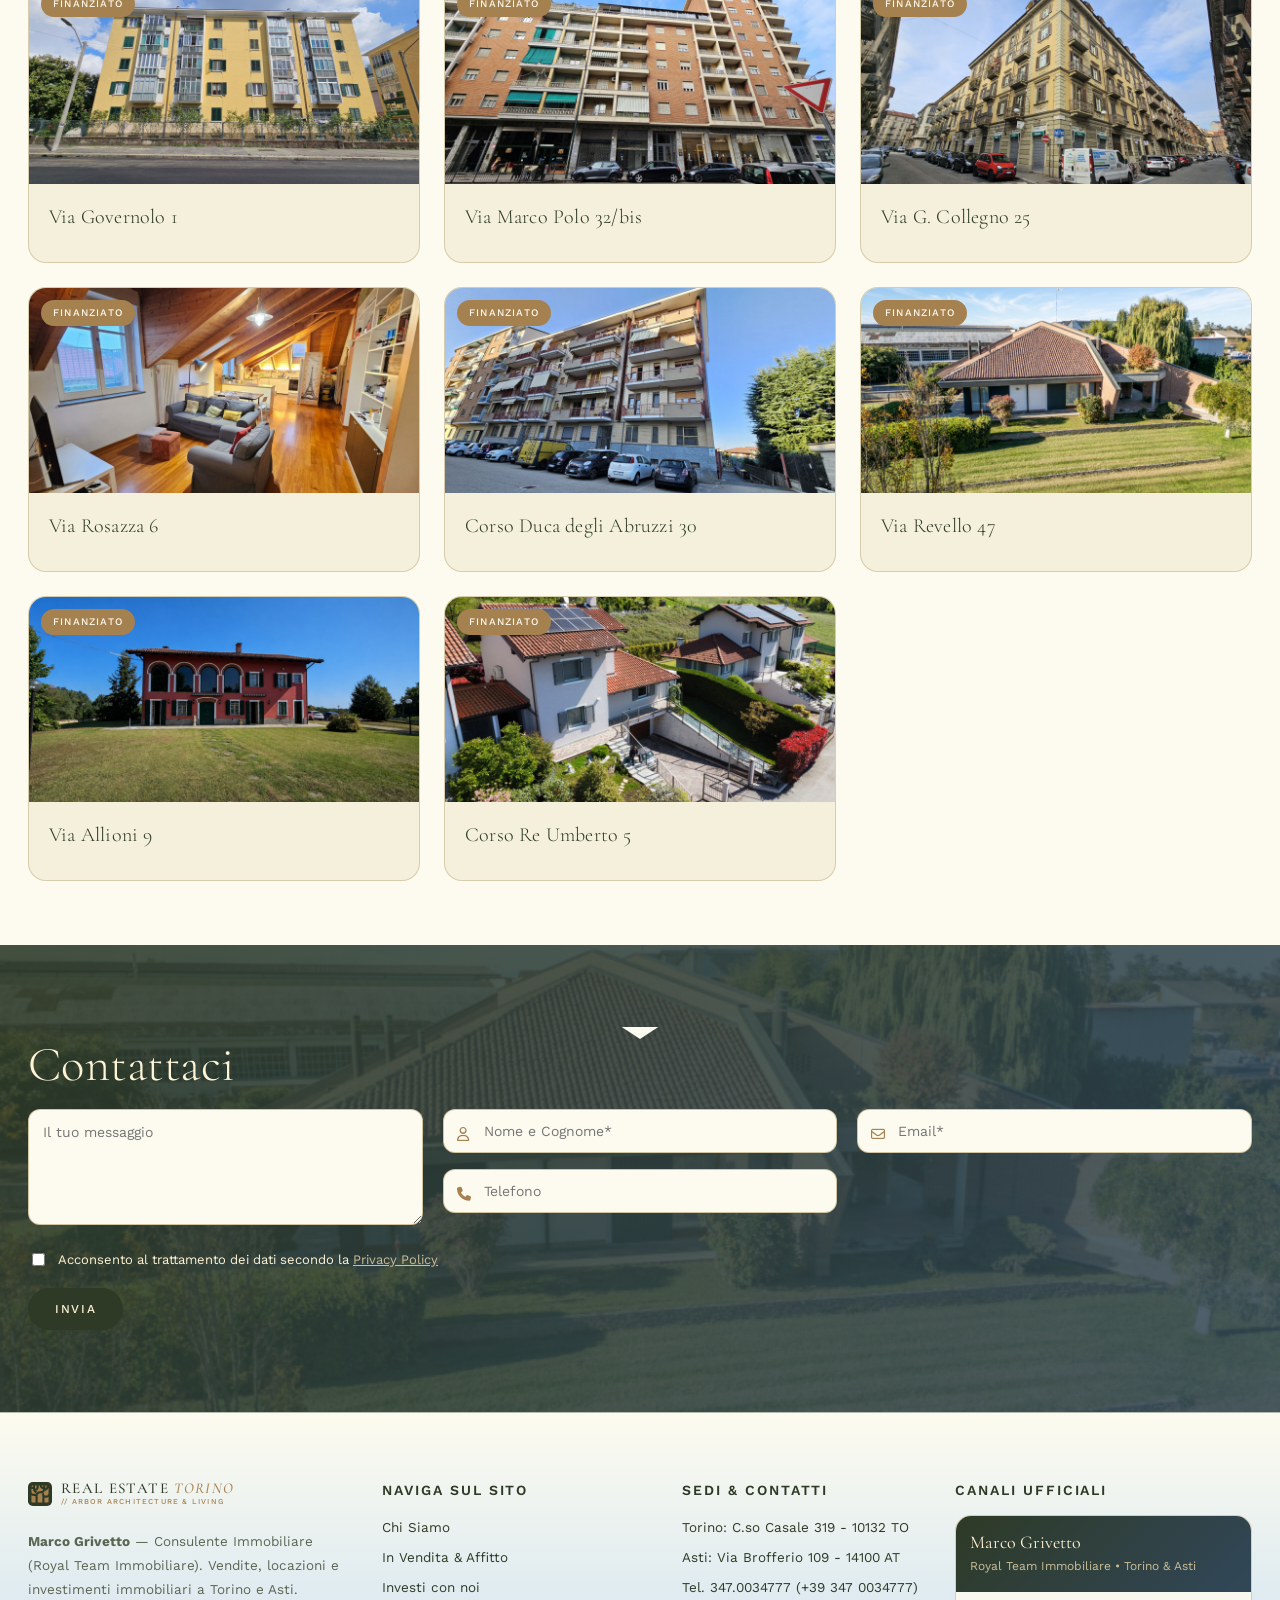
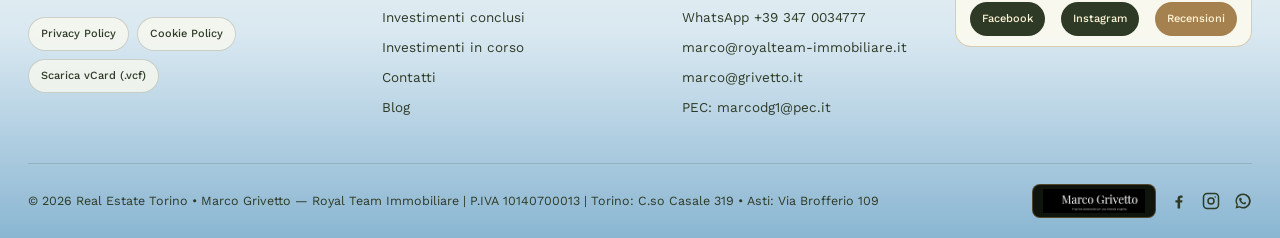
<file: investimenti-immobiliari-in-corso/index.html>
<!DOCTYPE html>
<html lang="it-IT">
<head>
  <meta charset="UTF-8">
  <meta name="viewport" content="width=device-width, initial-scale=1.0">
  <title>Investimenti immobiliari in corso - Real Estate Torino</title>
  <link rel="icon" href="/assets/images/logos/ret-tech-mark.svg?v=arbor12" type="image/svg+xml">
  <link rel="stylesheet" href="https://cdnjs.cloudflare.com/ajax/libs/font-awesome/6.5.1/css/all.min.css">
  <link rel="stylesheet" href="/assets/css/style.css?v=arbor12">
</head>
<body>

  <header class="site-header inner-header">
    <div class="container header-inner">
      <div class="header-logo">
        <a href="/" class="brand-mark" aria-label="Real Estate Torino">
  <span class="brand-svg-box" aria-hidden="true">
    <svg class="brand-emblem-svg" width="24" height="24" style="width:24px;height:24px;display:block;flex-shrink:0;" viewBox="0 0 35 35" fill="none" xmlns="http://www.w3.org/2000/svg">
      <rect width="35" height="35" rx="7" fill="#2E3A26"/>
      <g transform="translate(5 5) scale(0.7143)" fill="#A68150">
        <path d="M0.00542084 6.72846V12.2388C0.00542084 14.8968 2.16022 17.0516 4.81573 17.0516H9.2175C10.6897 13.9501 13.8559 11.8003 17.5203 11.8003H19.2616C21.663 11.8003 23.6509 10.0441 24.0146 7.74233C20.1559 7.24411 17.1616 3.97579 17.0844 0H14.9844V2.96441C14.9844 6.62632 12.5132 9.70781 9.14775 10.6395C9.98974 11.3644 11.0858 11.8003 12.284 11.8003H13.0164C12.3887 12.1491 11.8107 12.5825 11.3026 13.0907C10.5901 13.8032 10.0221 14.6526 9.63601 15.5868C9.61359 15.6466 9.58618 15.7064 9.56626 15.7662C5.95167 14.6477 3.2862 11.3544 3.10684 7.416C2.01076 7.36618 0.966985 7.12703 0.00292969 6.72596H0.00542084V6.72846Z"/>
        <path d="M10.6076 0.00242615H7.46387L7.46885 6.52661C9.23753 6.3049 10.6076 4.79779 10.6076 2.96683V0.00242615Z"/>
        <path d="M3.08984 0.00232697H1.46066C0.656036 0.00232697 0.00585938 0.652504 0.00585938 1.45713V1.5219C0.793046 2.36389 1.87917 2.92439 3.09482 3.03399V0.00232697H3.09233H3.08984Z"/>
        <path d="M21.4619 0.00242615C21.5267 1.58178 22.6128 2.89459 24.0776 3.30562V0.00242615H21.4619Z"/>
        <path d="M28.4562 0.00242615L28.4512 6.03337C30.0156 5.23871 31.0843 3.61452 31.0843 1.74121V0.00242615H28.4562Z"/>
        <path d="M34.9979 4.60857C33.9292 7.86693 31.0819 10.3207 27.6043 10.8313C26.152 13.9876 22.9584 16.1797 19.2567 16.1797H17.5154C14.8574 16.1797 12.7051 18.3345 12.7051 20.99V35H22.3282V20.99C22.3282 19.4082 21.5659 18.0032 20.3826 17.1263C21.12 17.0491 21.8449 16.8673 22.53 16.5808C23.3172 16.2545 24.0421 15.8011 24.6773 15.2406C25.8556 16.7078 26.5954 18.5463 26.6901 20.5541H30.2175C32.6712 20.5541 34.699 18.7157 34.9929 16.3367V4.60857H34.9954H34.9979Z"/>
        <path d="M34.9999 23.5883C33.6099 24.4377 31.9732 24.926 30.2245 24.926H26.707V35H33.5426C34.3472 35 34.9974 34.3498 34.9974 33.5452V23.5883H34.9999Z"/>
        <path d="M8.33272 35V21.426H4.81529C3.05159 21.426 1.4 20.9278 0 20.0634V33.5402C0 34.3448 0.650177 34.995 1.4548 34.995H8.33272V35Z"/>
      </g>
    </svg>
  </span>
  <span class="brand-wordmark">
    <span class="brand-title">REAL ESTATE <span class="brand-accent">TORINO</span></span>
    <span class="brand-sub">// ARBOR ARCHITECTURE &amp; LIVING</span>
  </span>
</a>
      </div>
      <nav class="header-nav stm_nav_menu" aria-label="Menu principale">
        <button class="stm_mobile_switcher" type="button" aria-label="Apri menu" aria-expanded="false">
          <span></span><span></span><span></span>
        </button>
        <ul class="menu">
          <li>
            <a href="/chi-siamo/">Chi Siamo</a>
            <ul class="sub-menu">
              <li><a href="/chi-siamo/#vision">Vision</a></li>
              <li><a href="/chi-siamo/#mission">Mission</a></li>
              <li><a href="/chi-siamo/#principi">Principi</a></li>
              <li><a href="/chi-siamo/#valori">Valori</a></li>
            </ul>
          </li>
          <li><a href="/appartamenti-in-vendita/">In Vendita</a></li>
          <li>
            <a href="/investi-con-noi/">Investi con noi</a>
            <ul class="sub-menu">
              <li><a href="/investi-con-noi/#modello-operativo">Modello operativo</a></li>
              <li><a href="/investi-con-noi/#come-funziona">Come funziona</a></li>
              <li><a href="/investi-con-noi/#perche-investire">Perchè investire</a></li>
              <li><a href="/investi-con-noi/#network-investitors">Network Investitors</a></li>
            </ul>
          </li>
          <li class="current_page_item">
            <a href="#">Investimenti</a>
            <ul class="sub-menu">
              <li><a href="/investimenti-immobiliari-conclusi/">Investimenti immobiliari conclusi</a></li>
              <li><a href="/investimenti-immobiliari-in-corso/">Investimenti immobiliari in corso</a></li>
            </ul>
          </li>
          <li><a href="/contatti/">Contatti</a></li>
          <li><a href="/blog/">Blog</a></li>
        </ul>
      </nav>
    </div>
  </header>

  <section class="title-box_style_2">
    <div class="container">
      <div class="breadcrumbs"><a href="/">Real Estate Torino</a> &gt; Investimenti immobiliari in corso</div>
      <h1>Investimenti immobiliari in corso</h1>
    </div>
  </section>

  <section class="page-section">
    <div class="container">
      <h2>Operazioni in raccolta</h2>
      <div class="investments-grid" style="margin-bottom:50px;">
        <div class="investment-card">
          <div class="investment-card-img">
            <img src="/assets/images/properties/Mgrv0135.jpg" alt="Via Costigliole 12" loading="lazy">
            <span class="investment-status-badge">In Raccolta</span>
          </div>
          <div class="investment-card-body">
            <h5>Via Costigliole 12</h5>
            <ul class="investment-stats">
              <li><span>RENDIMENTI</span><strong>15%</strong></li>
              <li><span>OBIETTIVO RACCOLTA</span><strong>150.000,00 €</strong></li>
              <li><span>RACCOLTI</span><strong>0 €</strong></li>
              <li><span>QUOTA MINIMA</span><strong>30.000,00 €</strong></li>
            </ul>
          </div>
        </div>

        <div class="investment-card">
          <div class="investment-card-img">
            <img src="/assets/images/properties/Mgrv0137.jpg" alt="Corso Vittorio Emanuele II 169" loading="lazy">
            <span class="investment-status-badge">In Raccolta</span>
          </div>
          <div class="investment-card-body">
            <h5>Corso Vittorio Emanuele II 169</h5>
            <ul class="investment-stats">
              <li><span>RENDIMENTI</span><strong>15%</strong></li>
              <li><span>OBIETTIVO RACCOLTA</span><strong>300.000,00 €</strong></li>
              <li><span>RACCOLTI</span><strong>200.000,00 €</strong></li>
              <li><span>QUOTA MINIMA</span><strong>30.000,00 €</strong></li>
            </ul>
          </div>
        </div>

        <div class="investment-card">
          <div class="investment-card-img">
            <img src="/assets/images/properties/Mgrv0138.jpg" alt="Corso Francia 173" loading="lazy">
            <span class="investment-status-badge">In Raccolta</span>
          </div>
          <div class="investment-card-body">
            <h5>Corso Francia 173</h5>
            <ul class="investment-stats">
              <li><span>RENDIMENTI</span><strong>12%</strong></li>
              <li><span>OBIETTIVO RACCOLTA</span><strong>150.000,00 €</strong></li>
              <li><span>RACCOLTI</span><strong>50.000,00 €</strong></li>
              <li><span>QUOTA MINIMA</span><strong>20.000,00 €</strong></li>
            </ul>
          </div>
        </div>

        <div class="investment-card">
          <div class="investment-card-img">
            <img src="/assets/images/properties/Mgrv0146.jpg" alt="Corso Rosselli 91 bis" loading="lazy">
            <span class="investment-status-badge">In Raccolta</span>
          </div>
          <div class="investment-card-body">
            <h5>Corso Rosselli 91 bis</h5>
            <ul class="investment-stats">
              <li><span>RENDIMENTI</span><strong>15%</strong></li>
              <li><span>OBIETTIVO RACCOLTA</span><strong>160.000,00 €</strong></li>
              <li><span>RACCOLTI</span><strong>50.000,00 €</strong></li>
              <li><span>QUOTA MINIMA</span><strong>30.000,00 €</strong></li>
            </ul>
          </div>
        </div>

        <div class="investment-card">
          <div class="investment-card-img">
            <img src="/assets/images/properties/Mgrv0141.jpg" alt="Via Frassineto 46" loading="lazy">
            <span class="investment-status-badge">In Raccolta</span>
          </div>
          <div class="investment-card-body">
            <h5>Via Frassineto 46</h5>
            <ul class="investment-stats">
              <li><span>RENDIMENTI</span><strong>12%</strong></li>
              <li><span>OBIETTIVO RACCOLTA</span><strong>70.000,00 €</strong></li>
              <li><span>RACCOLTI</span><strong>0 €</strong></li>
              <li><span>QUOTA MINIMA</span><strong>10.000,00 €</strong></li>
            </ul>
          </div>
        </div>
      </div>

      <h2>Progetti Finanziati</h2>
      <div class="investments-grid">
        <div class="investment-card"><div class="investment-card-img"><img src="/assets/images/properties/Mgra0147.jpg" alt="Via Vico 13" loading="lazy"><span class="investment-status-badge funded">FINANZIATO</span></div><div class="investment-card-body"><h5>Via Vico 13</h5></div></div>
        <div class="investment-card"><div class="investment-card-img"><img src="/assets/images/properties/Mgra0148.jpg" alt="Via Sagliano Micca 4" loading="lazy"><span class="investment-status-badge funded">FINANZIATO</span></div><div class="investment-card-body"><h5>Via Sagliano Micca 4</h5></div></div>
        <div class="investment-card"><div class="investment-card-img"><img src="/assets/images/properties/Mgrv0133.jpg" alt="Corso Re Umberto 97" loading="lazy"><span class="investment-status-badge funded">FINANZIATO</span></div><div class="investment-card-body"><h5>Corso Re Umberto 97</h5></div></div>
        <div class="investment-card"><div class="investment-card-img"><img src="/assets/images/properties/Mgrv0136.jpg" alt="Corso Rosselli 89" loading="lazy"><span class="investment-status-badge funded">FINANZIATO</span></div><div class="investment-card-body"><h5>Corso Rosselli 89</h5></div></div>
        <div class="investment-card"><div class="investment-card-img"><img src="/assets/images/properties/Mgrv0077.jpg" alt="Via Vassalli Eandi 28" loading="lazy"><span class="investment-status-badge funded">FINANZIATO</span></div><div class="investment-card-body"><h5>Via Vassalli Eandi 28</h5></div></div>
        <div class="investment-card"><div class="investment-card-img"><img src="/assets/images/properties/Mgrv0131.png" alt="Via Luigi Colli 24" loading="lazy"><span class="investment-status-badge funded">FINANZIATO</span></div><div class="investment-card-body"><h5>Via Luigi Colli 24</h5></div></div>
        <div class="investment-card"><div class="investment-card-img"><img src="/assets/images/properties/Mgrv0128.jpg" alt="Via Roma 53" loading="lazy"><span class="investment-status-badge funded">FINANZIATO</span></div><div class="investment-card-body"><h5>Via Roma 53</h5></div></div>
        <div class="investment-card"><div class="investment-card-img"><img src="/assets/images/properties/Mgrv0003.jpg" alt="Via Pellice 7" loading="lazy"><span class="investment-status-badge funded">FINANZIATO</span></div><div class="investment-card-body"><h5>Via Pellice 7</h5></div></div>
        <div class="investment-card"><div class="investment-card-img"><img src="/assets/images/properties/Mgrv0014.jpg" alt="Via Capriolo 41" loading="lazy"><span class="investment-status-badge funded">FINANZIATO</span></div><div class="investment-card-body"><h5>Via Capriolo 41</h5></div></div>
        <div class="investment-card"><div class="investment-card-img"><img src="/assets/images/properties/Mgrv0009.jpg" alt="Corso Moncalieri 71" loading="lazy"><span class="investment-status-badge funded">FINANZIATO</span></div><div class="investment-card-body"><h5>Corso Moncalieri 71</h5></div></div>
        <div class="investment-card"><div class="investment-card-img"><img src="/assets/images/properties/Mgrv0119.jpg" alt="Via San Domenico 5" loading="lazy"><span class="investment-status-badge funded">FINANZIATO</span></div><div class="investment-card-body"><h5>Via San Domenico 5</h5></div></div>
        <div class="investment-card"><div class="investment-card-img"><img src="/assets/images/properties/Mgrv0140.jpg" alt="Corso Rosselli 88" loading="lazy"><span class="investment-status-badge funded">FINANZIATO</span></div><div class="investment-card-body"><h5>Corso Rosselli 88</h5></div></div>
        <div class="investment-card"><div class="investment-card-img"><img src="/assets/images/properties/Mgrv0114.jpg" alt="Via Villarbasse 29" loading="lazy"><span class="investment-status-badge funded">FINANZIATO</span></div><div class="investment-card-body"><h5>Via Villarbasse 29</h5></div></div>
        <div class="investment-card"><div class="investment-card-img"><img src="/assets/images/properties/Mgrv0127.jpg" alt="Corso Ferrucci 48" loading="lazy"><span class="investment-status-badge funded">FINANZIATO</span></div><div class="investment-card-body"><h5>Corso Ferrucci 48</h5></div></div>
        <div class="investment-card"><div class="investment-card-img"><img src="/assets/images/properties/Mgrv0143.jpg" alt="Corso Lione 64" loading="lazy"><span class="investment-status-badge funded">FINANZIATO</span></div><div class="investment-card-body"><h5>Corso Lione 64</h5></div></div>
        <div class="investment-card"><div class="investment-card-img"><img src="/assets/images/properties/Mgrv0145.jpg" alt="Via San Francesco da Paola 41" loading="lazy"><span class="investment-status-badge funded">FINANZIATO</span></div><div class="investment-card-body"><h5>Via San Francesco da Paola 41</h5></div></div>
        <div class="investment-card"><div class="investment-card-img"><img src="/assets/images/properties/Mgrv0144.jpg" alt="Corso Galileo Ferraris 123 bis" loading="lazy"><span class="investment-status-badge funded">FINANZIATO</span></div><div class="investment-card-body"><h5>Corso Galileo Ferraris 123 bis</h5></div></div>
        <div class="investment-card"><div class="investment-card-img"><img src="/assets/images/properties/Mgrv0010.jpg" alt="Corso Duca degli Abruzzi 10" loading="lazy"><span class="investment-status-badge funded">FINANZIATO</span></div><div class="investment-card-body"><h5>Corso Duca degli Abruzzi 10</h5></div></div>
        <div class="investment-card"><div class="investment-card-img"><img src="/assets/images/properties/Mgrv0087.jpg" alt="Corso Turati 23" loading="lazy"><span class="investment-status-badge funded">FINANZIATO</span></div><div class="investment-card-body"><h5>Corso Turati 23</h5></div></div>
        <div class="investment-card"><div class="investment-card-img"><img src="/assets/images/properties/Mgrv0130.jpg" alt="Via La Marmora 7" loading="lazy"><span class="investment-status-badge funded">FINANZIATO</span></div><div class="investment-card-body"><h5>Via La Marmora 7</h5></div></div>
        <div class="investment-card"><div class="investment-card-img"><img src="/assets/images/properties/Mgrv0108.jpg" alt="Corso Matteotti 3bis" loading="lazy"><span class="investment-status-badge funded">FINANZIATO</span></div><div class="investment-card-body"><h5>Corso Matteotti 3bis</h5></div></div>
        <div class="investment-card"><div class="investment-card-img"><img src="/assets/images/properties/Mgrv0107.jpg" alt="Via Arcivescovado 5" loading="lazy"><span class="investment-status-badge funded">FINANZIATO</span></div><div class="investment-card-body"><h5>Via Arcivescovado 5</h5></div></div>
        <div class="investment-card"><div class="investment-card-img"><img src="/assets/images/properties/Mgrv0142.jpg" alt="Via Barletta 81" loading="lazy"><span class="investment-status-badge funded">FINANZIATO</span></div><div class="investment-card-body"><h5>Via Barletta 81</h5></div></div>
        <div class="investment-card"><div class="investment-card-img"><img src="/assets/images/properties/Mgrv0134.jpg" alt="Corso Brunelleschi 91" loading="lazy"><span class="investment-status-badge funded">FINANZIATO</span></div><div class="investment-card-body"><h5>Corso Brunelleschi 91</h5></div></div>
        <div class="investment-card"><div class="investment-card-img"><img src="/assets/images/properties/Mgrv0015.jpg" alt="Via Cesana 58" loading="lazy"><span class="investment-status-badge funded">FINANZIATO</span></div><div class="investment-card-body"><h5>Via Cesana 58</h5></div></div>
        <div class="investment-card"><div class="investment-card-img"><img src="/assets/images/properties/Mgra0145.jpg" alt="Corso Principe Oddone 10" loading="lazy"><span class="investment-status-badge funded">FINANZIATO</span></div><div class="investment-card-body"><h5>Corso Principe Oddone 10</h5></div></div>
        <div class="investment-card"><div class="investment-card-img"><img src="/assets/images/properties/Mgra0121.jpg" alt="Via Pomaro 22" loading="lazy"><span class="investment-status-badge funded">FINANZIATO</span></div><div class="investment-card-body"><h5>Via Pomaro 22</h5></div></div>
        <div class="investment-card"><div class="investment-card-img"><img src="/assets/images/properties/Mgra0090.jpg" alt="Via Monfalcone 73" loading="lazy"><span class="investment-status-badge funded">FINANZIATO</span></div><div class="investment-card-body"><h5>Via Monfalcone 73</h5></div></div>
        <div class="investment-card"><div class="investment-card-img"><img src="/assets/images/properties/Mgra0105.jpg" alt="Largo Re Umberto 104" loading="lazy"><span class="investment-status-badge funded">FINANZIATO</span></div><div class="investment-card-body"><h5>Largo Re Umberto 104</h5></div></div>
        <div class="investment-card"><div class="investment-card-img"><img src="/assets/images/properties/Mgrv0135.jpg" alt="Corso Orbassano 203 bis" loading="lazy"><span class="investment-status-badge funded">FINANZIATO</span></div><div class="investment-card-body"><h5>Corso Orbassano 203 bis</h5></div></div>
        <div class="investment-card"><div class="investment-card-img"><img src="/assets/images/properties/Mgrv0137.jpg" alt="Via Andorno 30" loading="lazy"><span class="investment-status-badge funded">FINANZIATO</span></div><div class="investment-card-body"><h5>Via Andorno 30</h5></div></div>
        <div class="investment-card"><div class="investment-card-img"><img src="/assets/images/properties/Mgrv0138.jpg" alt="Via Rubiana 46" loading="lazy"><span class="investment-status-badge funded">FINANZIATO</span></div><div class="investment-card-body"><h5>Via Rubiana 46</h5></div></div>
        <div class="investment-card"><div class="investment-card-img"><img src="/assets/images/properties/Mgrv0146.jpg" alt="Corso Unione Sovietica 229" loading="lazy"><span class="investment-status-badge funded">FINANZIATO</span></div><div class="investment-card-body"><h5>Corso Unione Sovietica 229</h5></div></div>
        <div class="investment-card"><div class="investment-card-img"><img src="/assets/images/properties/Mgrv0141.jpg" alt="Via Governolo 1" loading="lazy"><span class="investment-status-badge funded">FINANZIATO</span></div><div class="investment-card-body"><h5>Via Governolo 1</h5></div></div>
        <div class="investment-card"><div class="investment-card-img"><img src="/assets/images/properties/Mgra0147.jpg" alt="Via Marco Polo 32/bis" loading="lazy"><span class="investment-status-badge funded">FINANZIATO</span></div><div class="investment-card-body"><h5>Via Marco Polo 32/bis</h5></div></div>
        <div class="investment-card"><div class="investment-card-img"><img src="/assets/images/properties/Mgra0148.jpg" alt="Via G. Collegno 25" loading="lazy"><span class="investment-status-badge funded">FINANZIATO</span></div><div class="investment-card-body"><h5>Via G. Collegno 25</h5></div></div>
        <div class="investment-card"><div class="investment-card-img"><img src="/assets/images/properties/Mgrv0133.jpg" alt="Via Rosazza 6" loading="lazy"><span class="investment-status-badge funded">FINANZIATO</span></div><div class="investment-card-body"><h5>Via Rosazza 6</h5></div></div>
        <div class="investment-card"><div class="investment-card-img"><img src="/assets/images/properties/Mgrv0136.jpg" alt="Corso Duca degli Abruzzi 30" loading="lazy"><span class="investment-status-badge funded">FINANZIATO</span></div><div class="investment-card-body"><h5>Corso Duca degli Abruzzi 30</h5></div></div>
        <div class="investment-card"><div class="investment-card-img"><img src="/assets/images/properties/Mgrv0077.jpg" alt="Via Revello 47" loading="lazy"><span class="investment-status-badge funded">FINANZIATO</span></div><div class="investment-card-body"><h5>Via Revello 47</h5></div></div>
        <div class="investment-card"><div class="investment-card-img"><img src="/assets/images/properties/Mgrv0131.png" alt="Via Allioni 9" loading="lazy"><span class="investment-status-badge funded">FINANZIATO</span></div><div class="investment-card-body"><h5>Via Allioni 9</h5></div></div>
        <div class="investment-card"><div class="investment-card-img"><img src="/assets/images/properties/Mgrv0128.jpg" alt="Corso Re Umberto 5" loading="lazy"><span class="investment-status-badge funded">FINANZIATO</span></div><div class="investment-card-body"><h5>Corso Re Umberto 5</h5></div></div>
      </div>
    </div>
  </section>

  <section class="section-contact-parallax has-shape-top">
    <div class="elementor-shape-top shape-arrow" aria-hidden="true">
      <svg xmlns="http://www.w3.org/2000/svg" width="100%" height="12" style="width:100%;height:12px;display:block;" viewBox="0 0 700 10" preserveAspectRatio="none"><path class="elementor-shape-fill" d="M350,10L340,0h20L350,10z"></path></svg>
    </div>
    <div class="container">
      <h2>Contattaci</h2>
      <form data-ret-form aria-label="Contact form" novalidate>
        <div class="realtor-form-grid">
          <div><div class="contact-form-field"><textarea name="your-message" placeholder="Il tuo messaggio"></textarea></div></div>
          <div>
            <div class="contact-form-field"><span class="contact-from-icon"><i class="fa-regular fa-user"></i></span><input type="text" name="your-name" placeholder="Nome e Cognome*" required></div>
            <div class="contact-form-field"><span class="contact-from-icon"><i class="fa-solid fa-phone"></i></span><input type="tel" name="your-tel" placeholder="Telefono"></div>
          </div>
          <div><div class="contact-form-field"><span class="contact-from-icon"><i class="fa-regular fa-envelope"></i></span><input type="email" name="your-email" placeholder="Email*" required></div></div>
        </div>
        <label class="contact-acceptance"><input type="checkbox" name="acceptance-397" value="1"><span>Acconsento al trattamento dei dati secondo la <a href="https://www.iubenda.com/privacy-policy/79513660" target="_blank" rel="noopener">Privacy Policy</a></span></label>
        <button type="submit" class="homepress-button">Invia</button>
        <div class="form-feedback" role="status" aria-live="polite"></div>
      </form>
    </div>
  </section>

  <footer class="site-footer">
    <div class="container">
      <div class="footer-top-grid">
        <div class="footer-col">
          <div class="footer-logo">
            <a href="/" class="brand-mark" aria-label="Real Estate Torino">
  <span class="brand-svg-box" aria-hidden="true">
    <svg class="brand-emblem-svg" width="24" height="24" style="width:24px;height:24px;display:block;flex-shrink:0;" viewBox="0 0 35 35" fill="none" xmlns="http://www.w3.org/2000/svg">
      <rect width="35" height="35" rx="7" fill="#2E3A26"/>
      <g transform="translate(5 5) scale(0.7143)" fill="#A68150">
        <path d="M0.00542084 6.72846V12.2388C0.00542084 14.8968 2.16022 17.0516 4.81573 17.0516H9.2175C10.6897 13.9501 13.8559 11.8003 17.5203 11.8003H19.2616C21.663 11.8003 23.6509 10.0441 24.0146 7.74233C20.1559 7.24411 17.1616 3.97579 17.0844 0H14.9844V2.96441C14.9844 6.62632 12.5132 9.70781 9.14775 10.6395C9.98974 11.3644 11.0858 11.8003 12.284 11.8003H13.0164C12.3887 12.1491 11.8107 12.5825 11.3026 13.0907C10.5901 13.8032 10.0221 14.6526 9.63601 15.5868C9.61359 15.6466 9.58618 15.7064 9.56626 15.7662C5.95167 14.6477 3.2862 11.3544 3.10684 7.416C2.01076 7.36618 0.966985 7.12703 0.00292969 6.72596H0.00542084V6.72846Z"/>
        <path d="M10.6076 0.00242615H7.46387L7.46885 6.52661C9.23753 6.3049 10.6076 4.79779 10.6076 2.96683V0.00242615Z"/>
        <path d="M3.08984 0.00232697H1.46066C0.656036 0.00232697 0.00585938 0.652504 0.00585938 1.45713V1.5219C0.793046 2.36389 1.87917 2.92439 3.09482 3.03399V0.00232697H3.09233H3.08984Z"/>
        <path d="M21.4619 0.00242615C21.5267 1.58178 22.6128 2.89459 24.0776 3.30562V0.00242615H21.4619Z"/>
        <path d="M28.4562 0.00242615L28.4512 6.03337C30.0156 5.23871 31.0843 3.61452 31.0843 1.74121V0.00242615H28.4562Z"/>
        <path d="M34.9979 4.60857C33.9292 7.86693 31.0819 10.3207 27.6043 10.8313C26.152 13.9876 22.9584 16.1797 19.2567 16.1797H17.5154C14.8574 16.1797 12.7051 18.3345 12.7051 20.99V35H22.3282V20.99C22.3282 19.4082 21.5659 18.0032 20.3826 17.1263C21.12 17.0491 21.8449 16.8673 22.53 16.5808C23.3172 16.2545 24.0421 15.8011 24.6773 15.2406C25.8556 16.7078 26.5954 18.5463 26.6901 20.5541H30.2175C32.6712 20.5541 34.699 18.7157 34.9929 16.3367V4.60857H34.9954H34.9979Z"/>
        <path d="M34.9999 23.5883C33.6099 24.4377 31.9732 24.926 30.2245 24.926H26.707V35H33.5426C34.3472 35 34.9974 34.3498 34.9974 33.5452V23.5883H34.9999Z"/>
        <path d="M8.33272 35V21.426H4.81529C3.05159 21.426 1.4 20.9278 0 20.0634V33.5402C0 34.3448 0.650177 34.995 1.4548 34.995H8.33272V35Z"/>
      </g>
    </svg>
  </span>
  <span class="brand-wordmark">
    <span class="brand-title">REAL ESTATE <span class="brand-accent">TORINO</span></span>
    <span class="brand-sub">// ARBOR ARCHITECTURE &amp; LIVING</span>
  </span>
</a>
          </div>
          <p class="footer-desc"><strong>Marco Grivetto</strong> &mdash; Consulente Immobiliare (Royal Team Immobiliare). Vendite, locazioni e investimenti immobiliari a Torino e Asti.</p>
          <div class="footer-iubenda-badges"><a class="iubenda-pill" href="https://www.iubenda.com/privacy-policy/79513660" target="_blank" rel="noopener">Privacy Policy</a><a class="iubenda-pill" href="https://www.iubenda.com/privacy-policy/79513660/cookie-policy" target="_blank" rel="noopener">Cookie Policy</a><a class="iubenda-pill" href="/marco-grivetto.vcf" download>Scarica vCard (.vcf)</a></div>
        </div>
        <div class="footer-col">
          <h6>Naviga sul sito</h6>
          <ul class="footer-menu">
            <li><a href="/chi-siamo/">Chi Siamo</a></li>
            <li><a href="/appartamenti-in-vendita/">In Vendita &amp; Affitto</a></li>
            <li><a href="/investi-con-noi/">Investi con noi</a></li>
            <li><a href="/investimenti-immobiliari-conclusi/">Investimenti conclusi</a></li>
            <li><a href="/investimenti-immobiliari-in-corso/">Investimenti in corso</a></li>
            <li><a href="/contatti/">Contatti</a></li>
            <li><a href="/blog/">Blog</a></li>
          </ul>
        </div>
        <div class="footer-col">
          <h6>Sedi &amp; Contatti</h6>
          <ul class="footer-menu">
            <li><a href="https://maps.app.goo.gl/pgQFZy5cW2Hvg7cP9" target="_blank" rel="noopener">Torino: C.so Casale 319 - 10132 TO</a></li>
            <li><a href="https://maps.app.goo.gl/JjtByd9Peeivg1FY7?g_st=aw" target="_blank" rel="noopener">Asti: Via Brofferio 109 - 14100 AT</a></li>
            <li><a href="tel:+393470034777">Tel. 347.0034777 (+39 347 0034777)</a></li>
            <li><a href="https://wa.me/393470034777" target="_blank" rel="noopener">WhatsApp +39 347 0034777</a></li>
            <li><a href="mailto:marco@royalteam-immobiliare.it">marco@royalteam-immobiliare.it</a></li>
            <li><a href="mailto:marco@grivetto.it">marco@grivetto.it</a></li>
            <li><a href="mailto:marcodg1@pec.it">PEC: marcodg1@pec.it</a></li>
          </ul>
        </div>
        <div class="footer-col">
          <h6>Canali Ufficiali</h6>
          <div class="footer-fb-card">
            <div class="footer-fb-cover"><div><div class="footer-fb-title">Marco Grivetto</div><div class="footer-fb-sub">Royal Team Immobiliare &bull; Torino &amp; Asti</div></div></div>
            <div class="footer-fb-body" style="flex-wrap:wrap;gap:8px;"><a class="footer-fb-btn" href="https://www.facebook.com/marco.royalteam?rdid=rtRgP7YTZbLFbCFA&share_url=https%3A%2F%2Fwww.facebook.com%2Fshare%2F18SfwB895W%2F#" target="_blank" rel="noopener">Facebook</a><a class="footer-fb-btn" href="https://www.instagram.com/marcoaffittievendite?igsh=MTF5b3N5cXV4eW96ZQ%3D%3D" target="_blank" rel="noopener" style="background:#2E3A26;">Instagram</a><a class="footer-fb-btn" href="https://www.google.com/search?q=Royal+Team+Immobiliare+Asti+Recensioni" target="_blank" rel="noopener" style="background:#A68150;">Recensioni</a></div>
          </div>
        </div>
      </div>
      <div class="footer-divider"></div>
      <div class="footer-bottom">
        <p class="footer-copyright">&copy; 2026 Real Estate Torino &bull; Marco Grivetto &mdash; Royal Team Immobiliare | P.IVA 10140700013 | Torino: C.so Casale 319 &bull; Asti: Via Brofferio 109</p>
        <div class="footer-socials" style="align-items:center;">
          <span style="display:inline-flex;align-items:center;background:#0f140d;border:1px solid rgba(166,129,80,0.45);border-radius:8px;padding:4px 10px;"><img src="/assets/images/signature.png" alt="Marco Grivetto" width="128" height="30" style="height:24px;width:auto;display:block;"></span>
          <a href="https://www.facebook.com/marco.royalteam?rdid=rtRgP7YTZbLFbCFA&share_url=https%3A%2F%2Fwww.facebook.com%2Fshare%2F18SfwB895W%2F#" target="_blank" rel="noopener" aria-label="Facebook"><svg width="18" height="18" style="width:18px;height:18px;display:block;flex-shrink:0;" viewBox="0 0 24 24" fill="currentColor" aria-hidden="true"><path d="M13.5 22v-8h2.7l.4-3h-3.1V9.1c0-.9.3-1.5 1.6-1.5H16.8V4.9c-.3 0-1.3-.1-2.5-.1-2.5 0-4.2 1.5-4.2 4.3V11H7.3v3h2.8v8h3.4z"/></svg></a>
          <a href="https://www.instagram.com/marcoaffittievendite?igsh=MTF5b3N5cXV4eW96ZQ%3D%3D" target="_blank" rel="noopener" aria-label="Instagram"><svg width="18" height="18" style="width:18px;height:18px;display:block;flex-shrink:0;" viewBox="0 0 24 24" fill="none" stroke="currentColor" stroke-width="2" stroke-linecap="round" stroke-linejoin="round" aria-hidden="true"><rect x="2" y="2" width="20" height="20" rx="5"/><circle cx="12" cy="12" r="4"/><circle cx="17.5" cy="6.5" r="1" fill="currentColor" stroke="none"/></svg></a>
          <a href="https://wa.me/393470034777" target="_blank" rel="noopener" aria-label="WhatsApp"><svg width="18" height="18" style="width:18px;height:18px;display:block;flex-shrink:0;" viewBox="0 0 24 24" fill="currentColor" aria-hidden="true"><path d="M12 2a9.9 9.9 0 0 0-8.5 15L2 22l5.2-1.4A10 10 0 1 0 12 2zm0 18a8 8 0 0 1-4.1-1.1l-.3-.2-3.1.8.8-3-.2-.3A8 8 0 1 1 12 20zm4.4-5.9c-.2-.1-1.4-.7-1.6-.8-.2-.1-.4-.1-.6.1-.2.2-.7.8-.8 1-.1.2-.3.2-.5.1a6.5 6.5 0 0 1-3.2-2.8c-.2-.3 0-.4.1-.6l.4-.5.2-.5c0-.2 0-.4-.1-.5l-.7-1.7c-.2-.4-.4-.4-.6-.4h-.5c-.2 0-.5.1-.7.3-.2.3-.9.9-.9 2.2s1 2.5 1.1 2.7a9.2 9.2 0 0 0 3.6 3.2c1.4.6 1.9.6 2.6.5.4-.1 1.4-.6 1.6-1.1.2-.6.2-1 .1-1.1-.1-.1-.2-.2-.5-.3z"/></svg></a>
        </div>
      </div>
    </div>
  </footer>
  <script src="/assets/js/main.js?v=arbor12"></script>
</body>
</html>
</file>
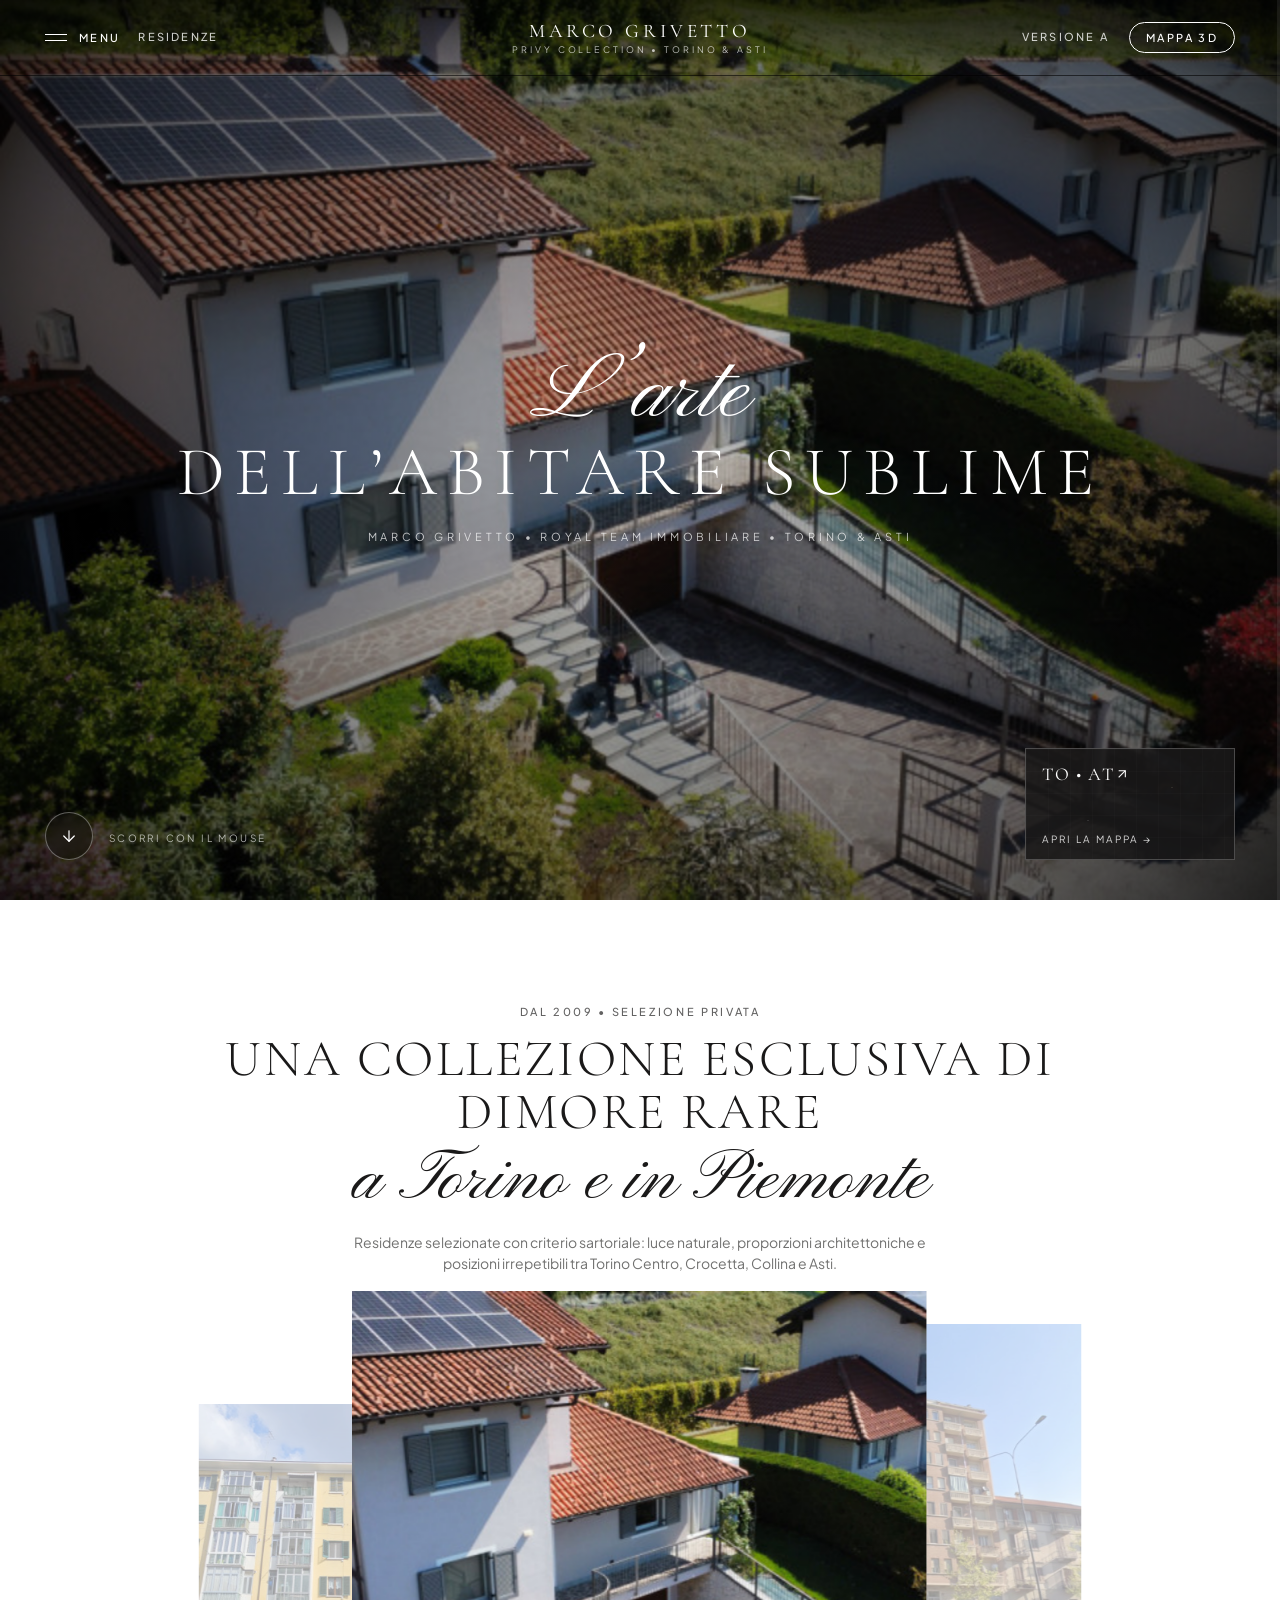
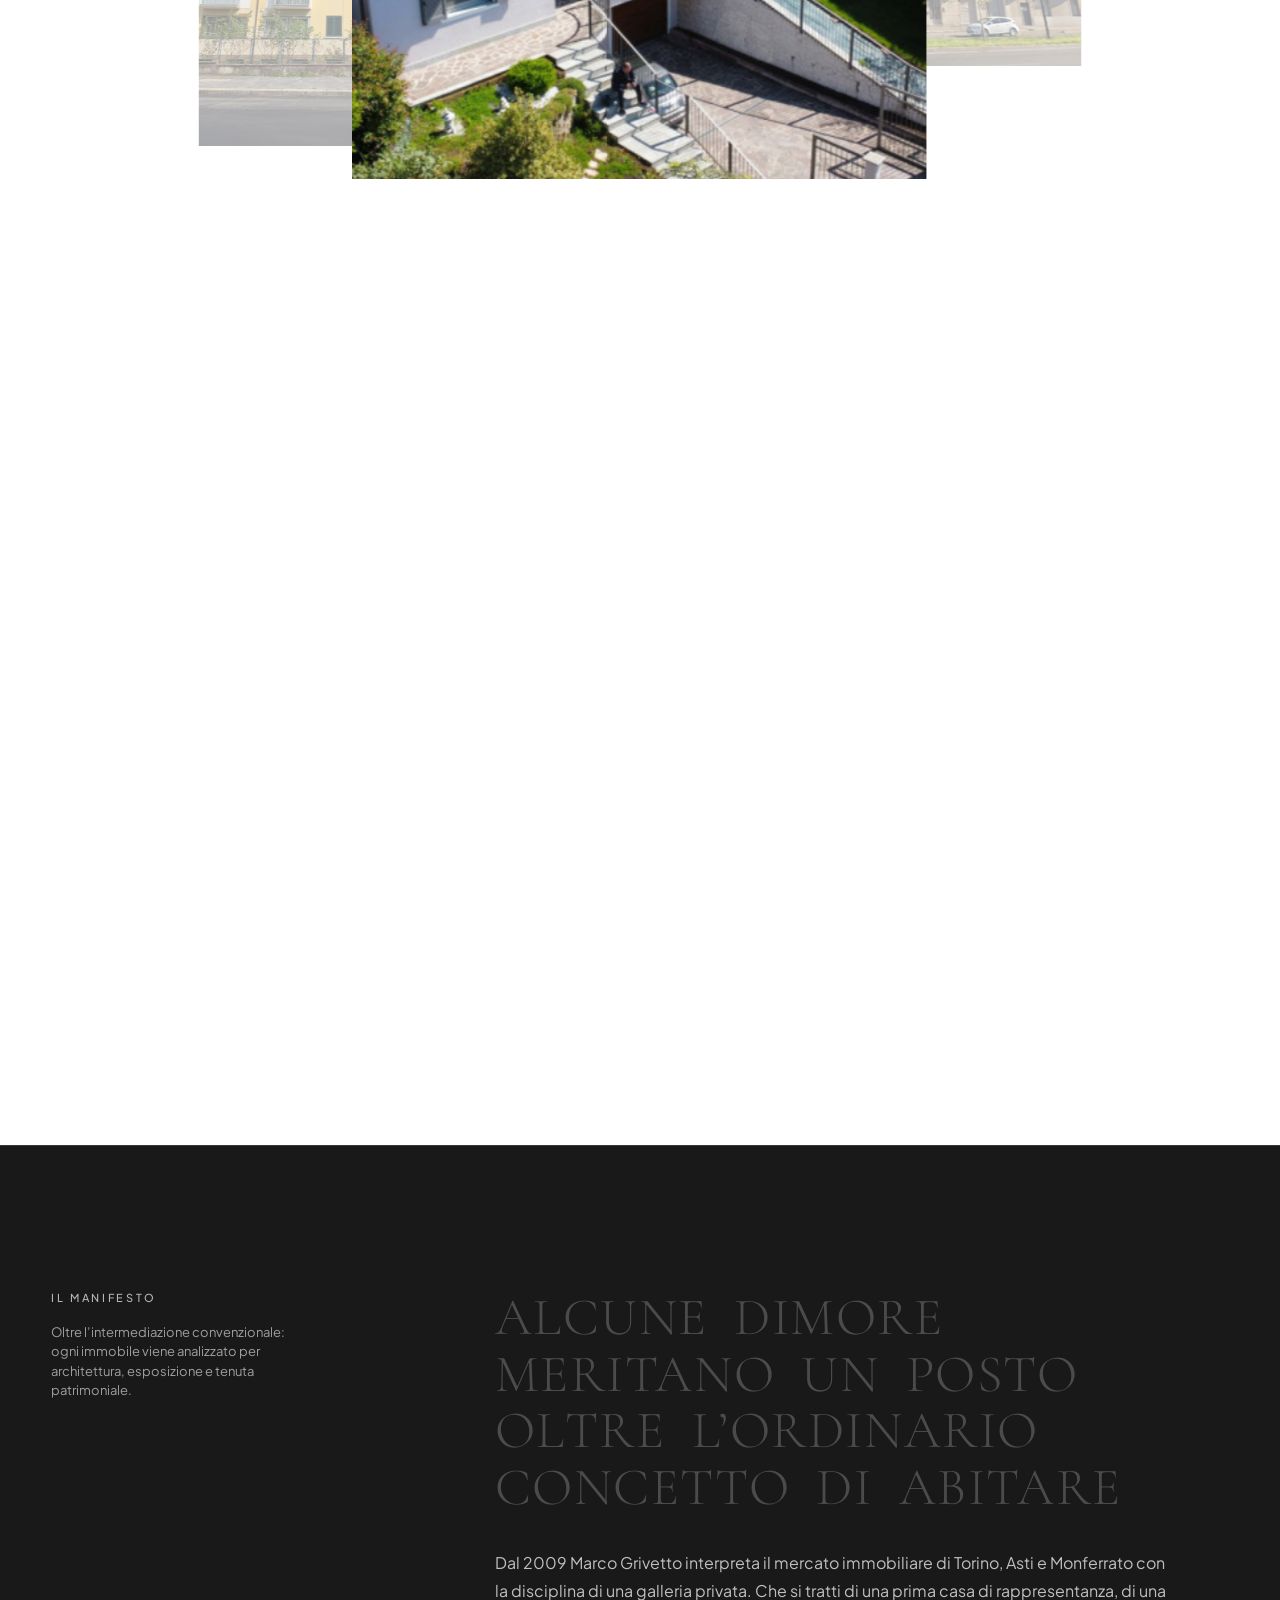
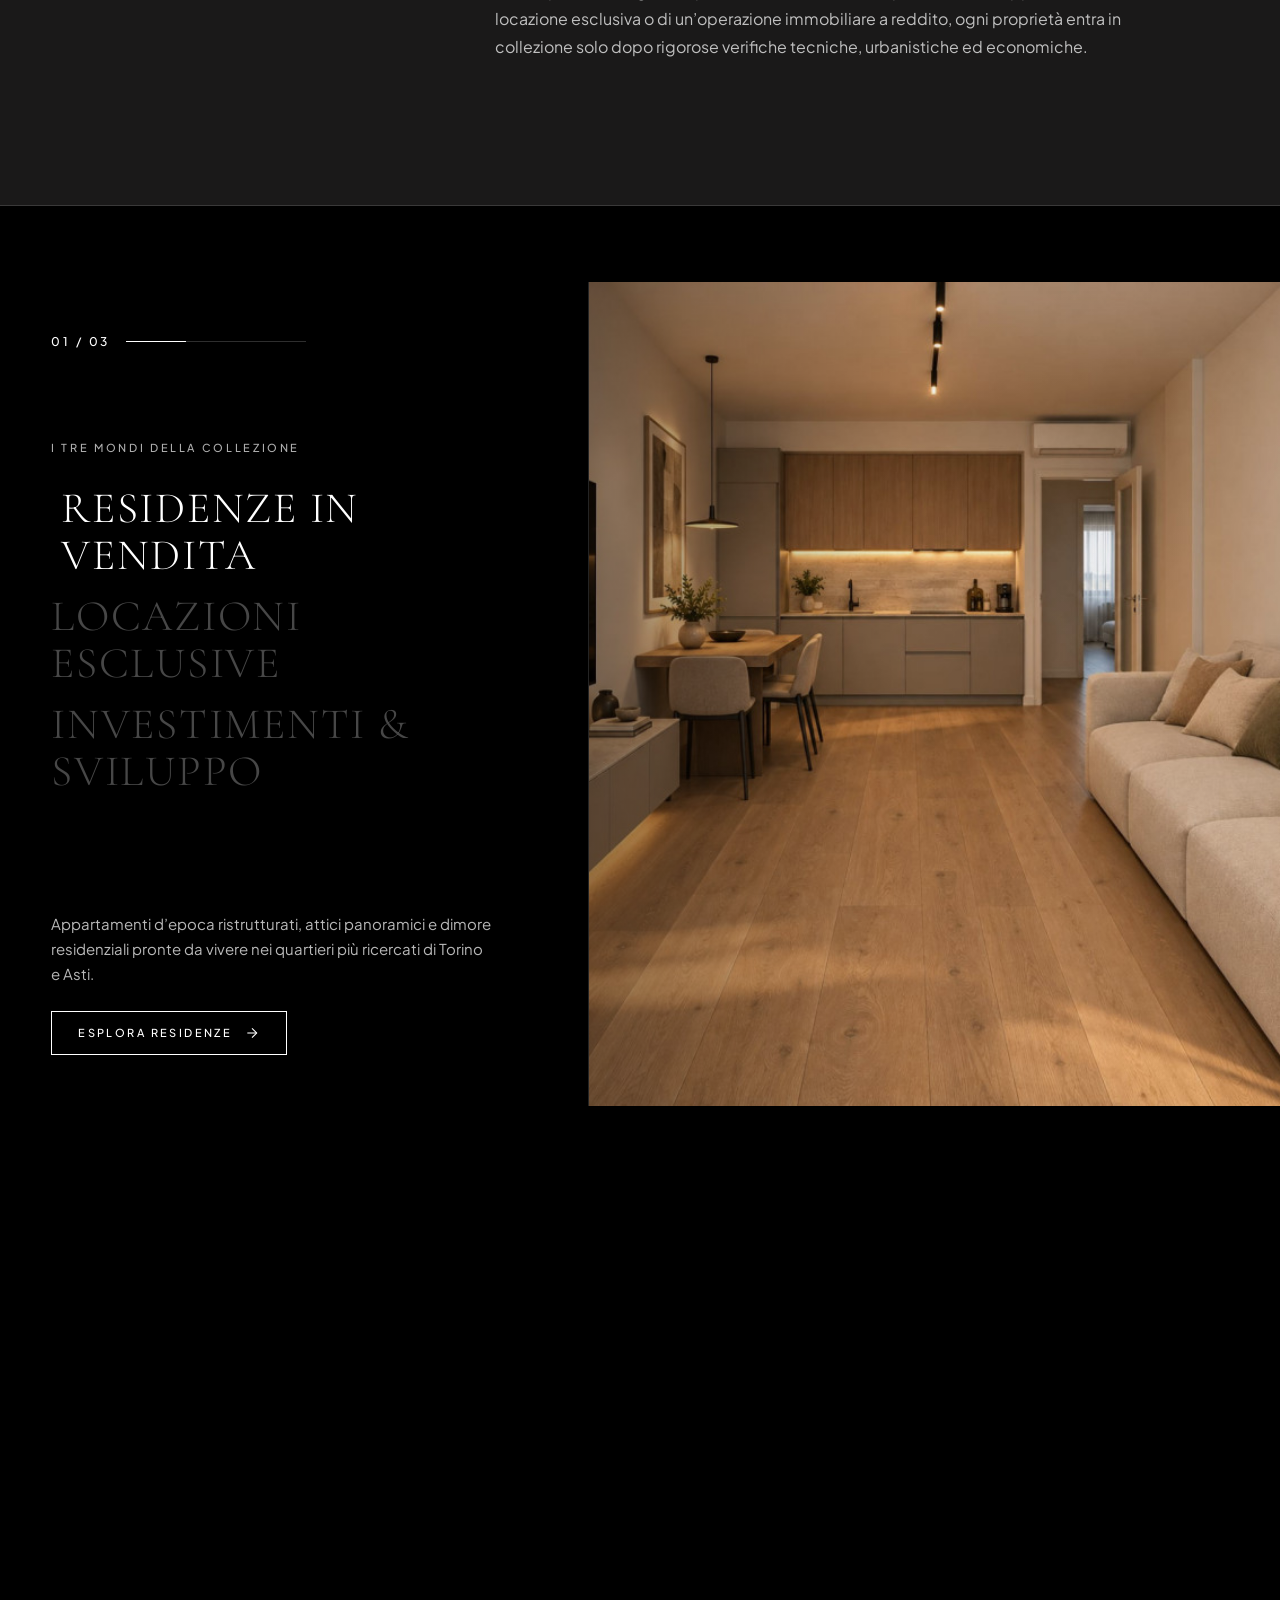
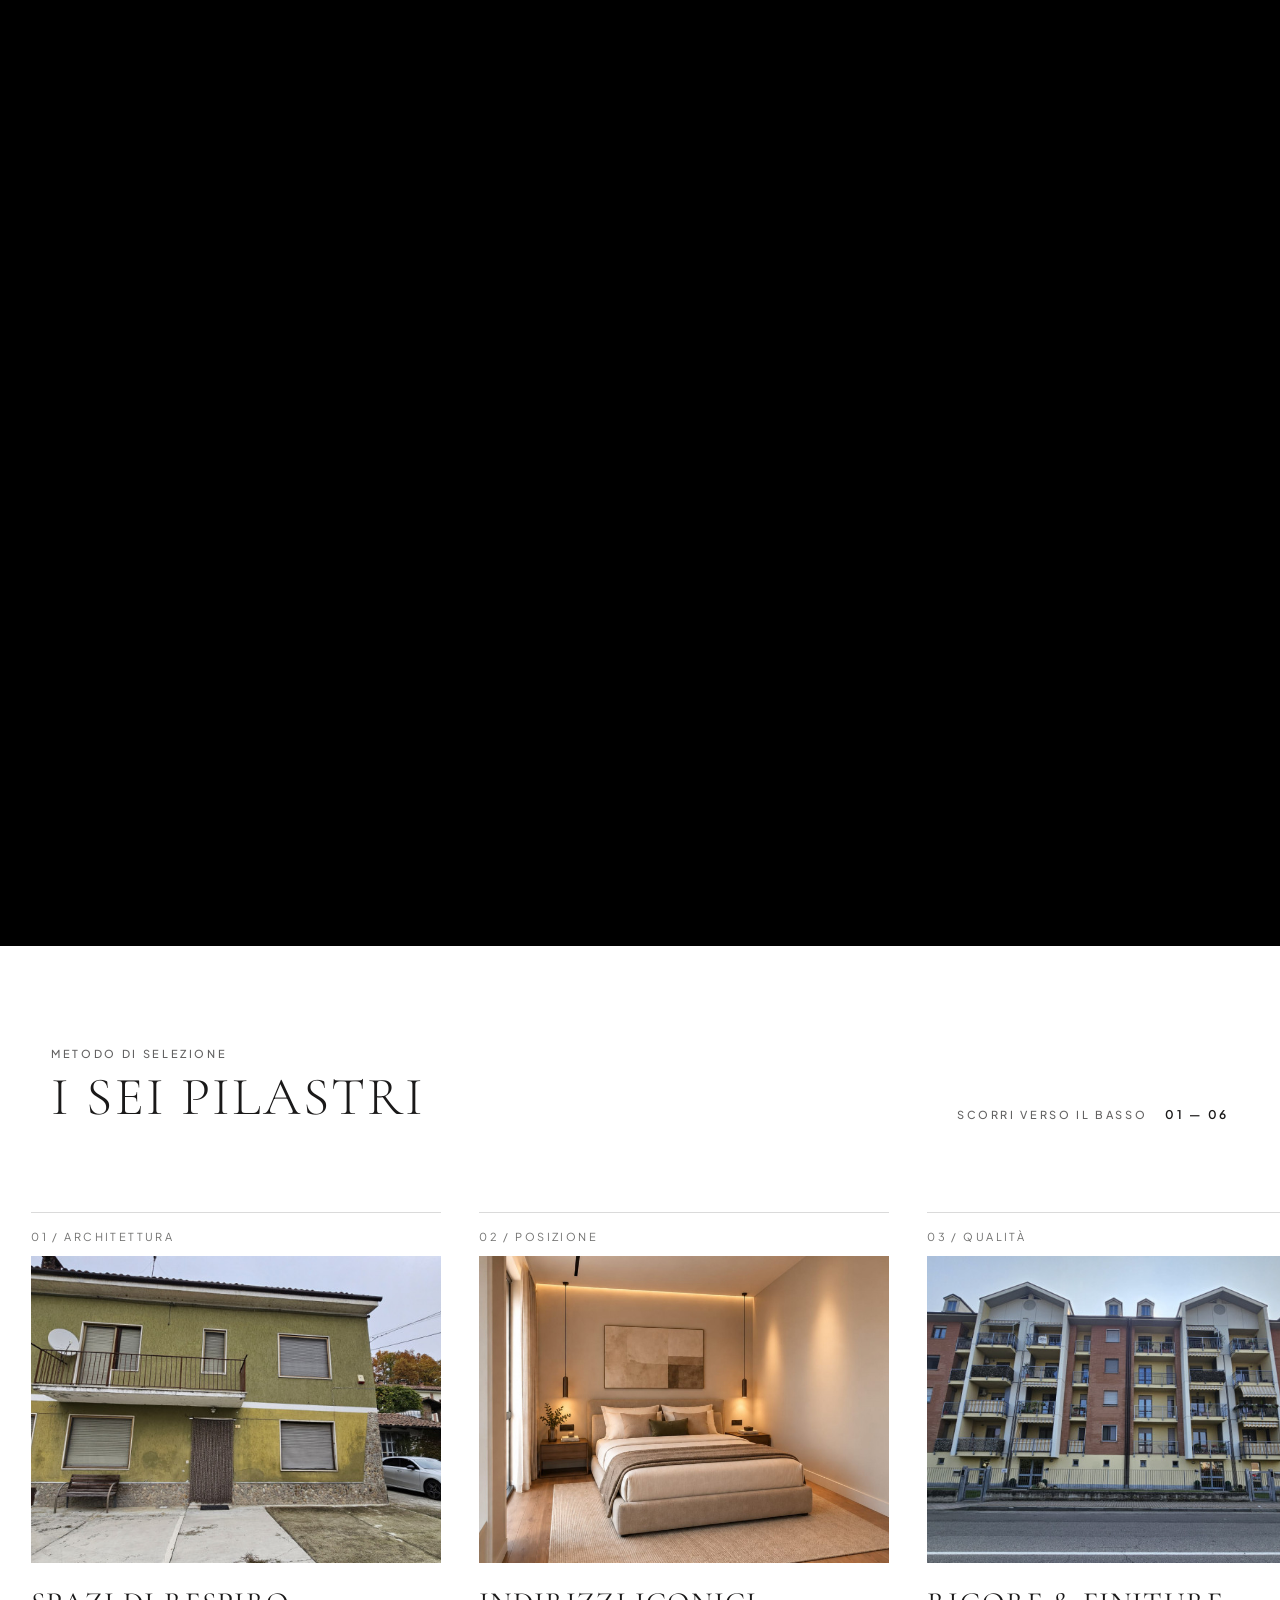
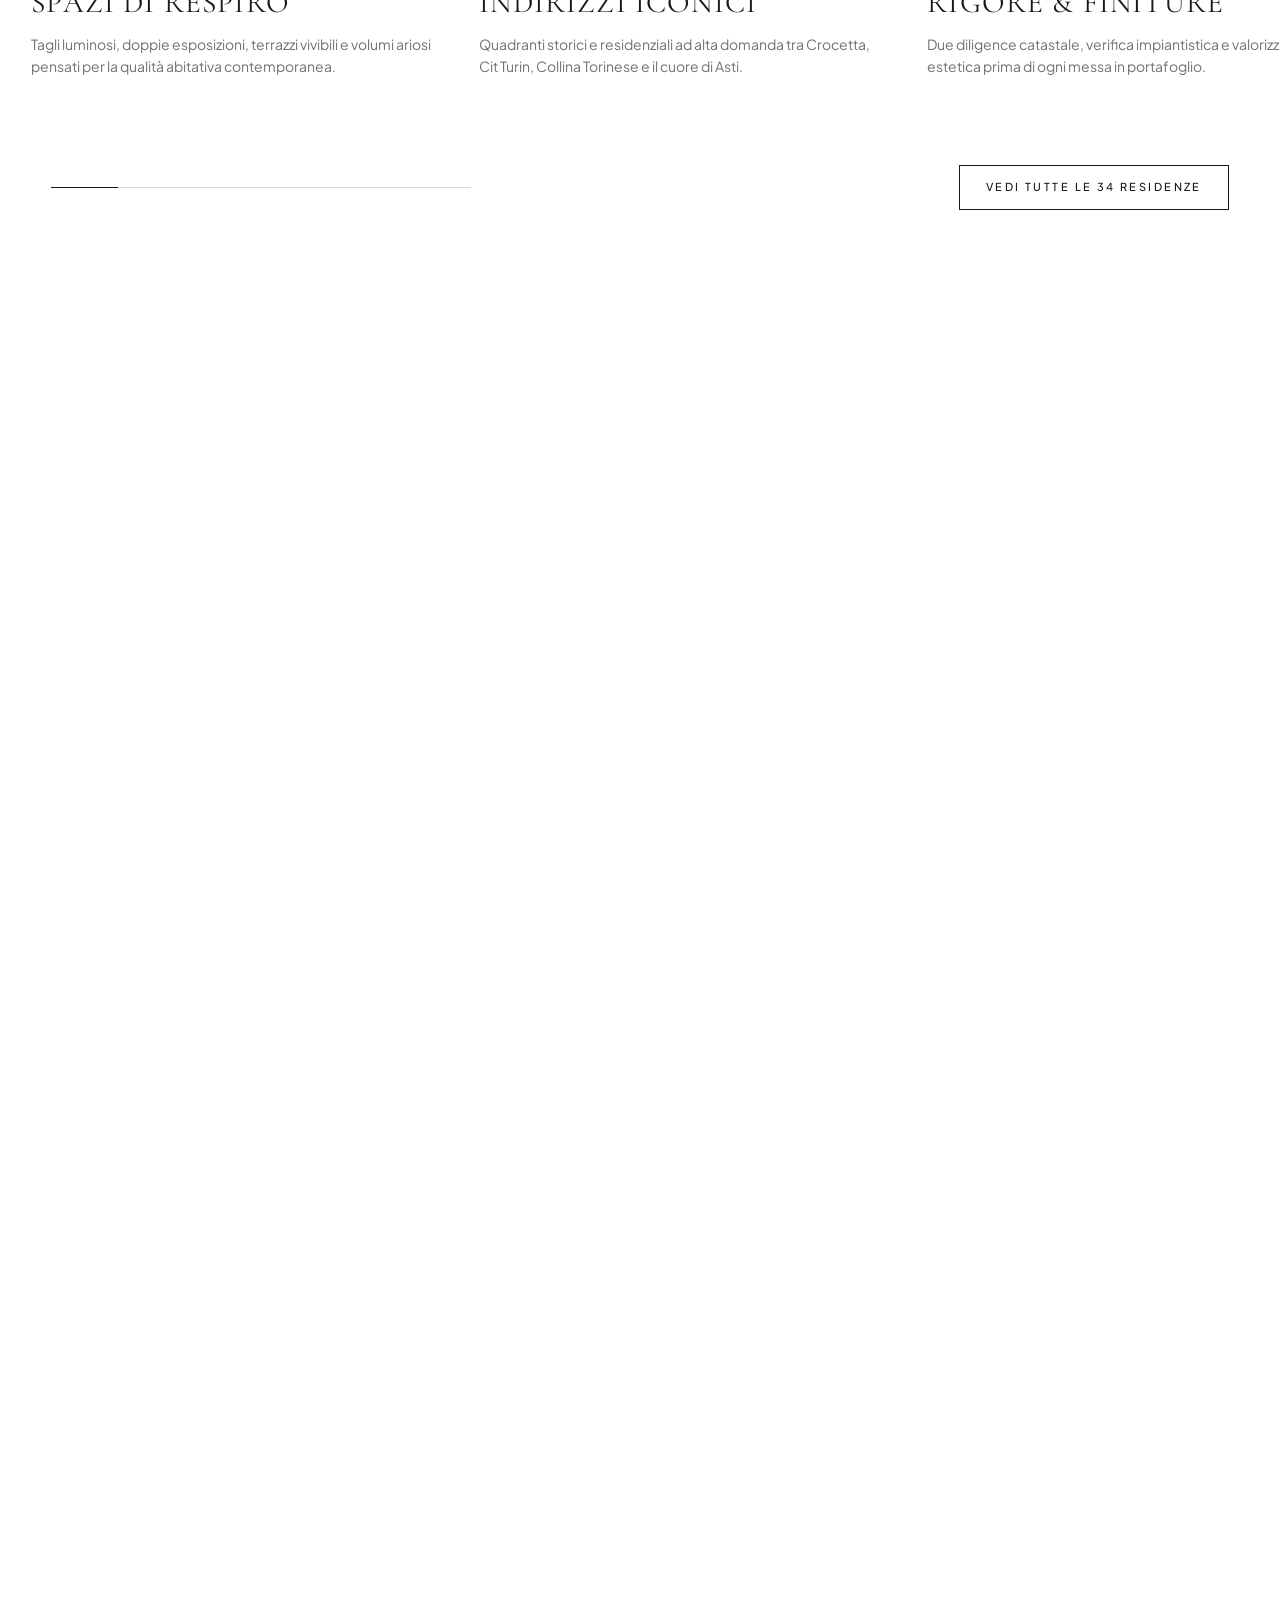
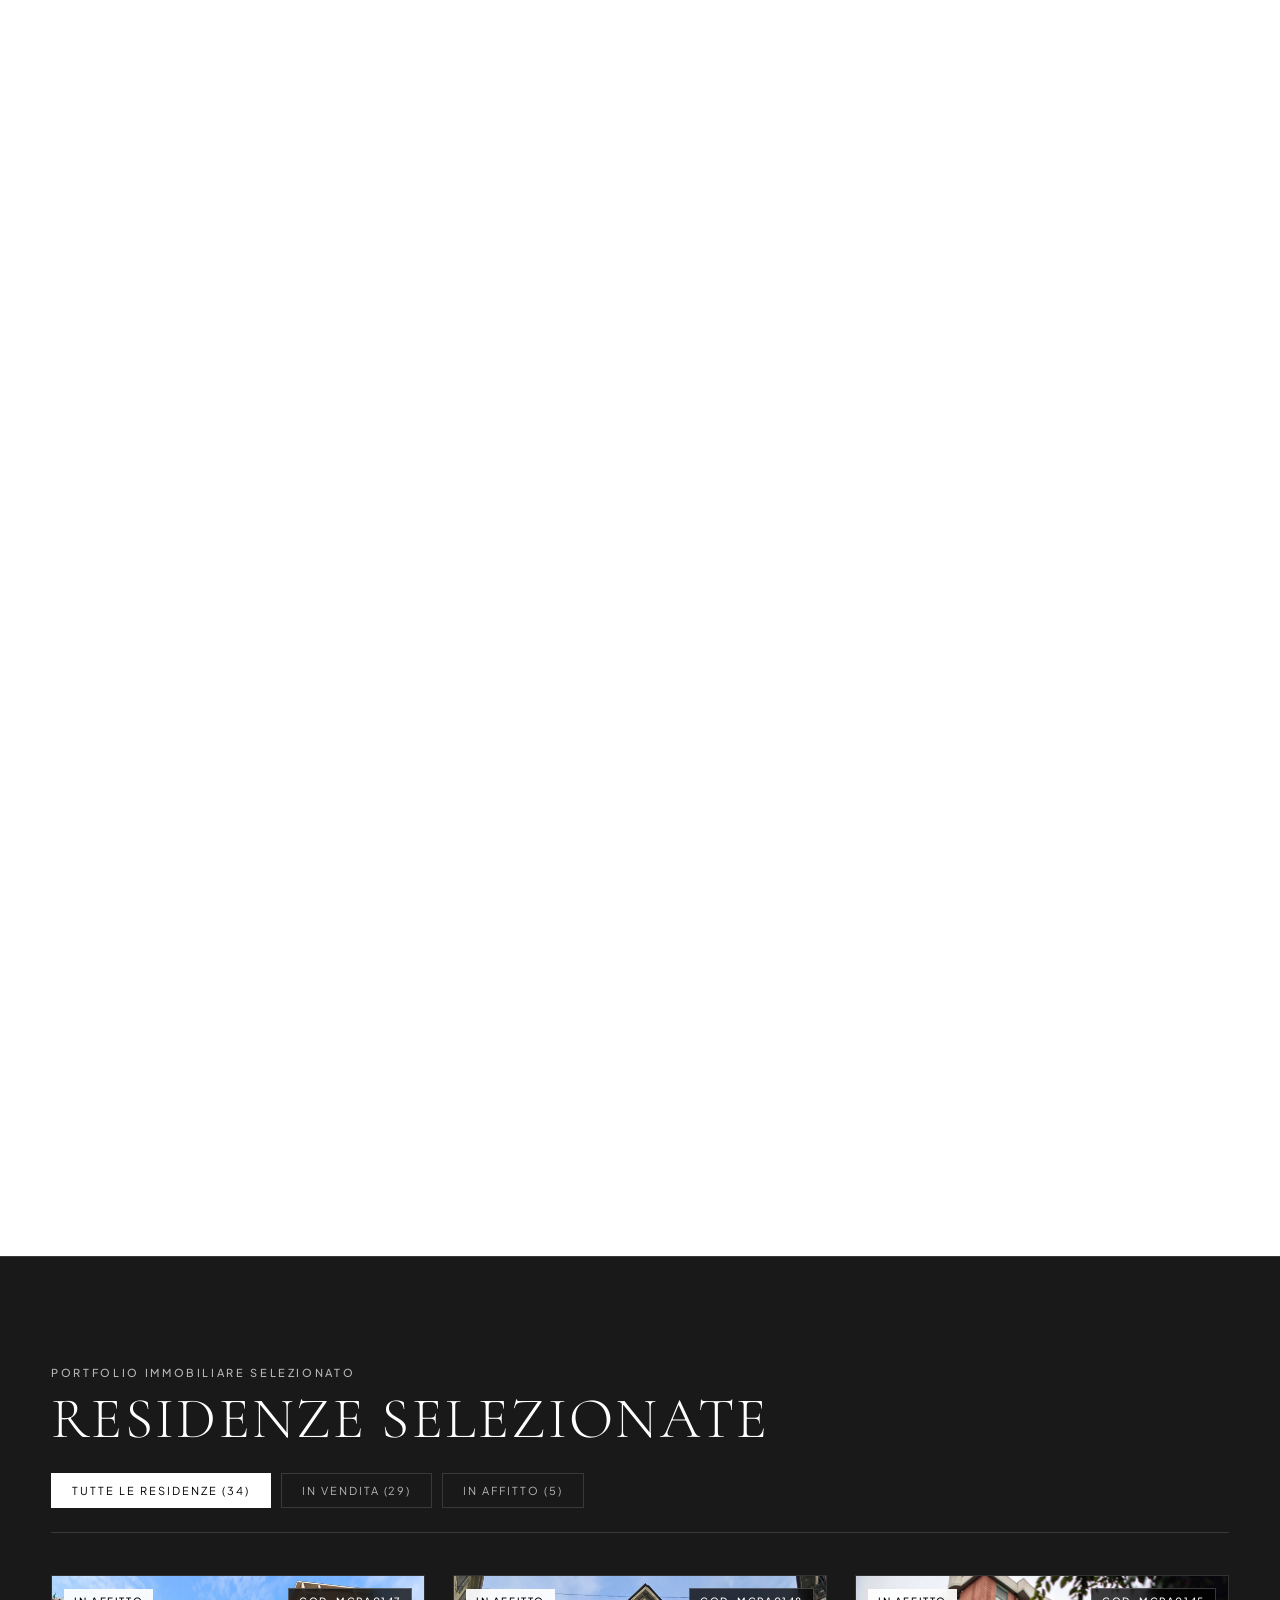
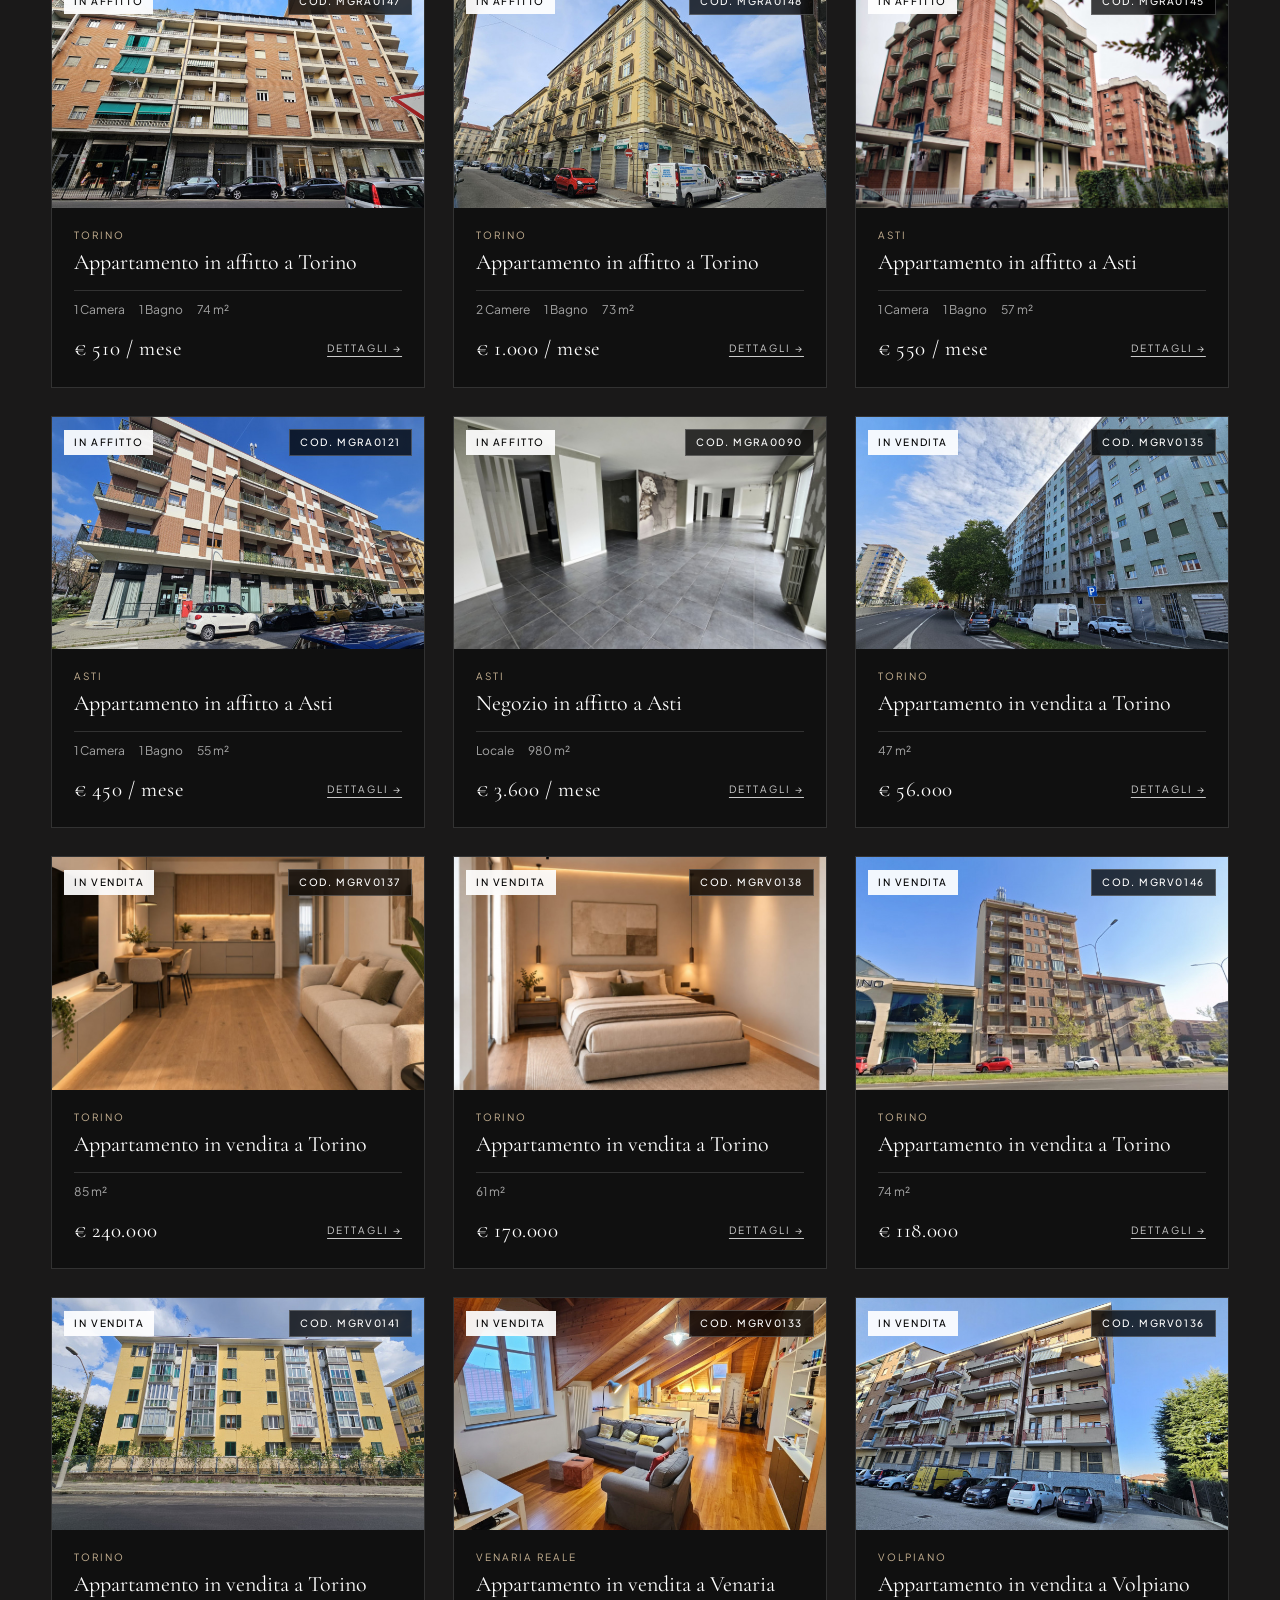
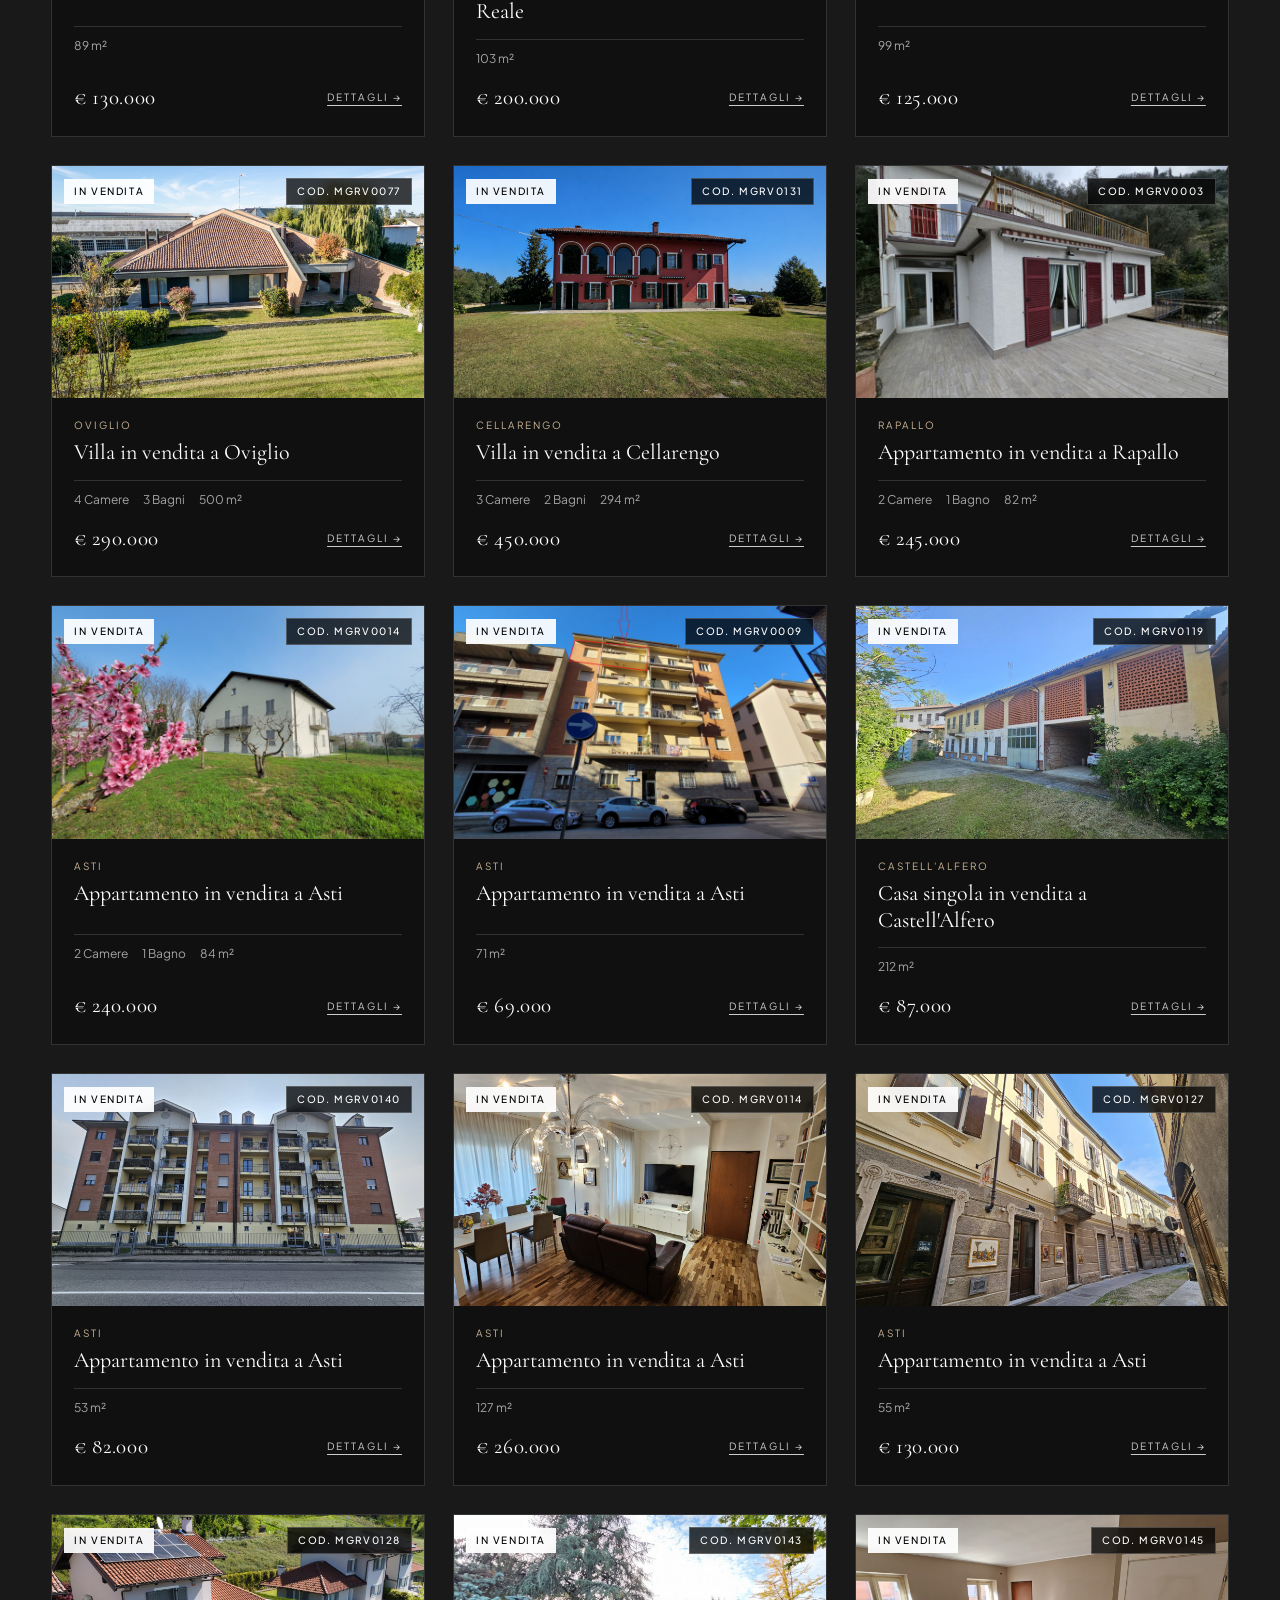
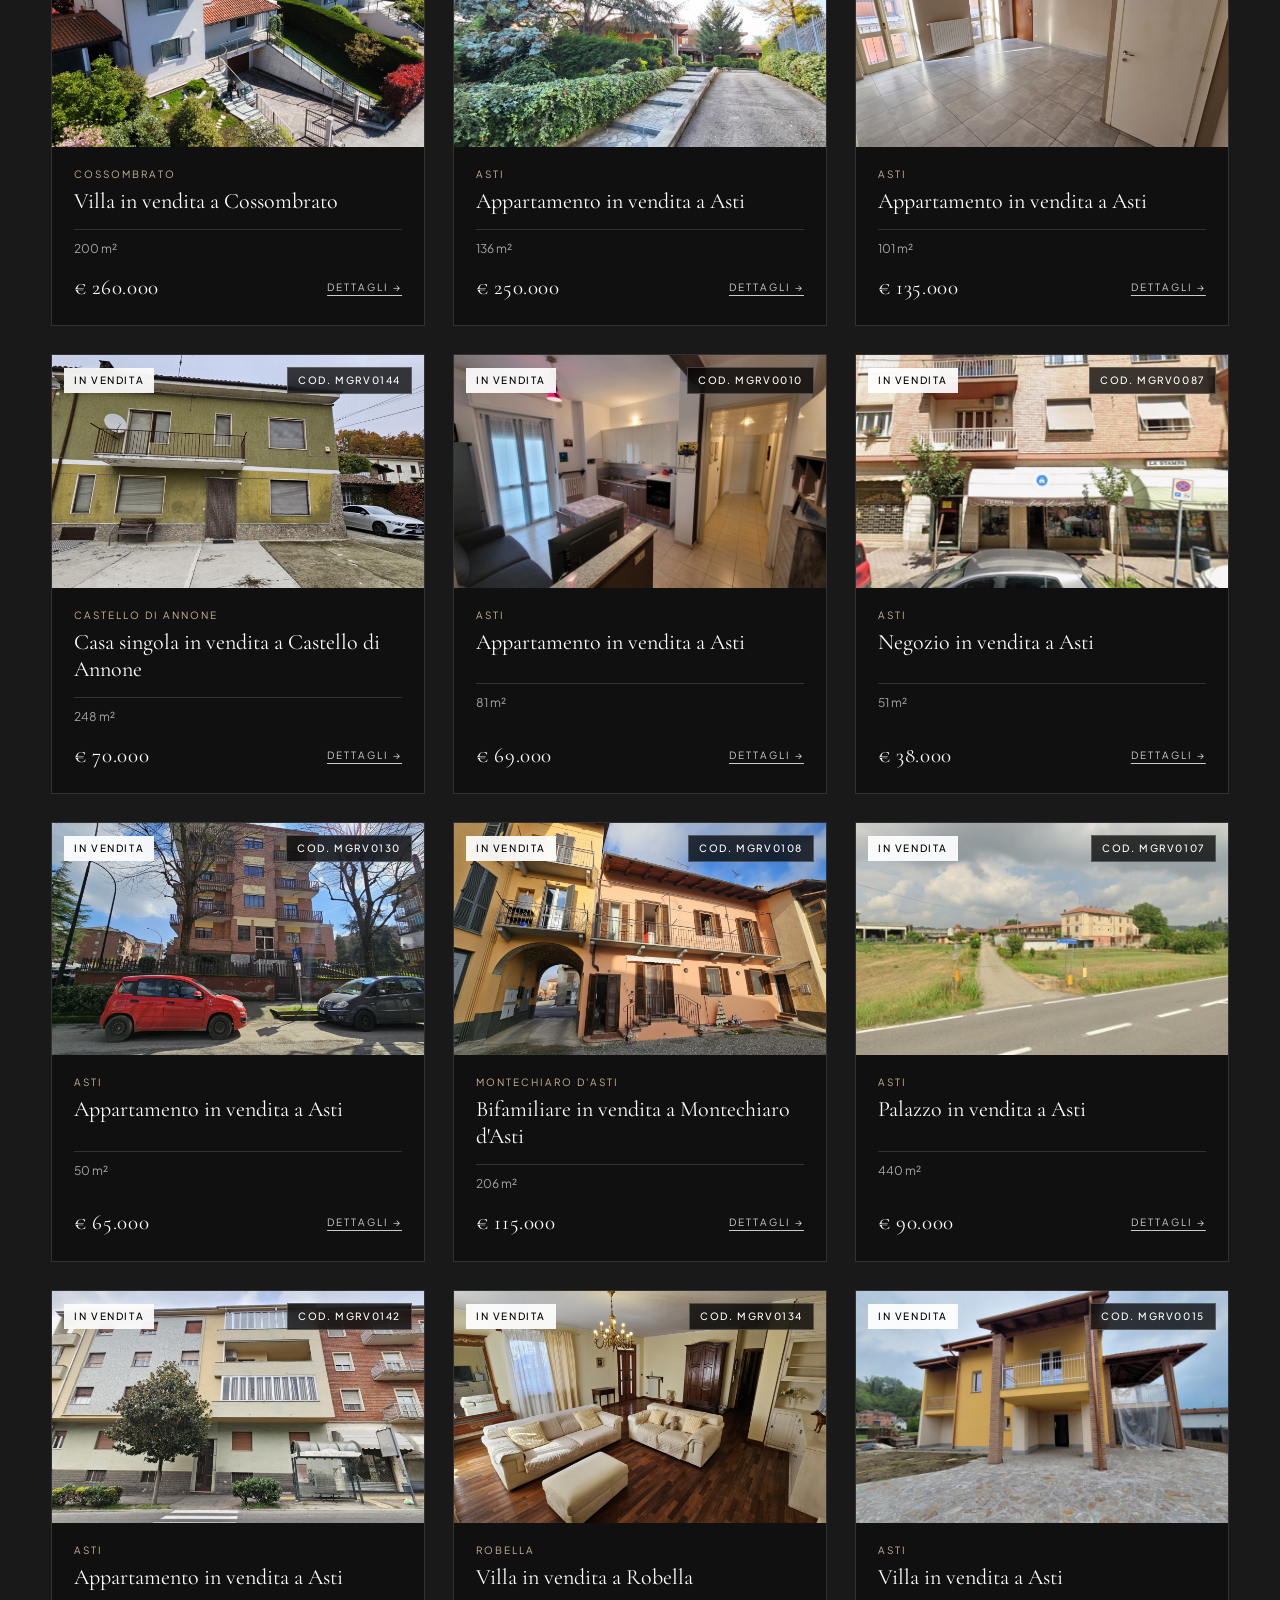
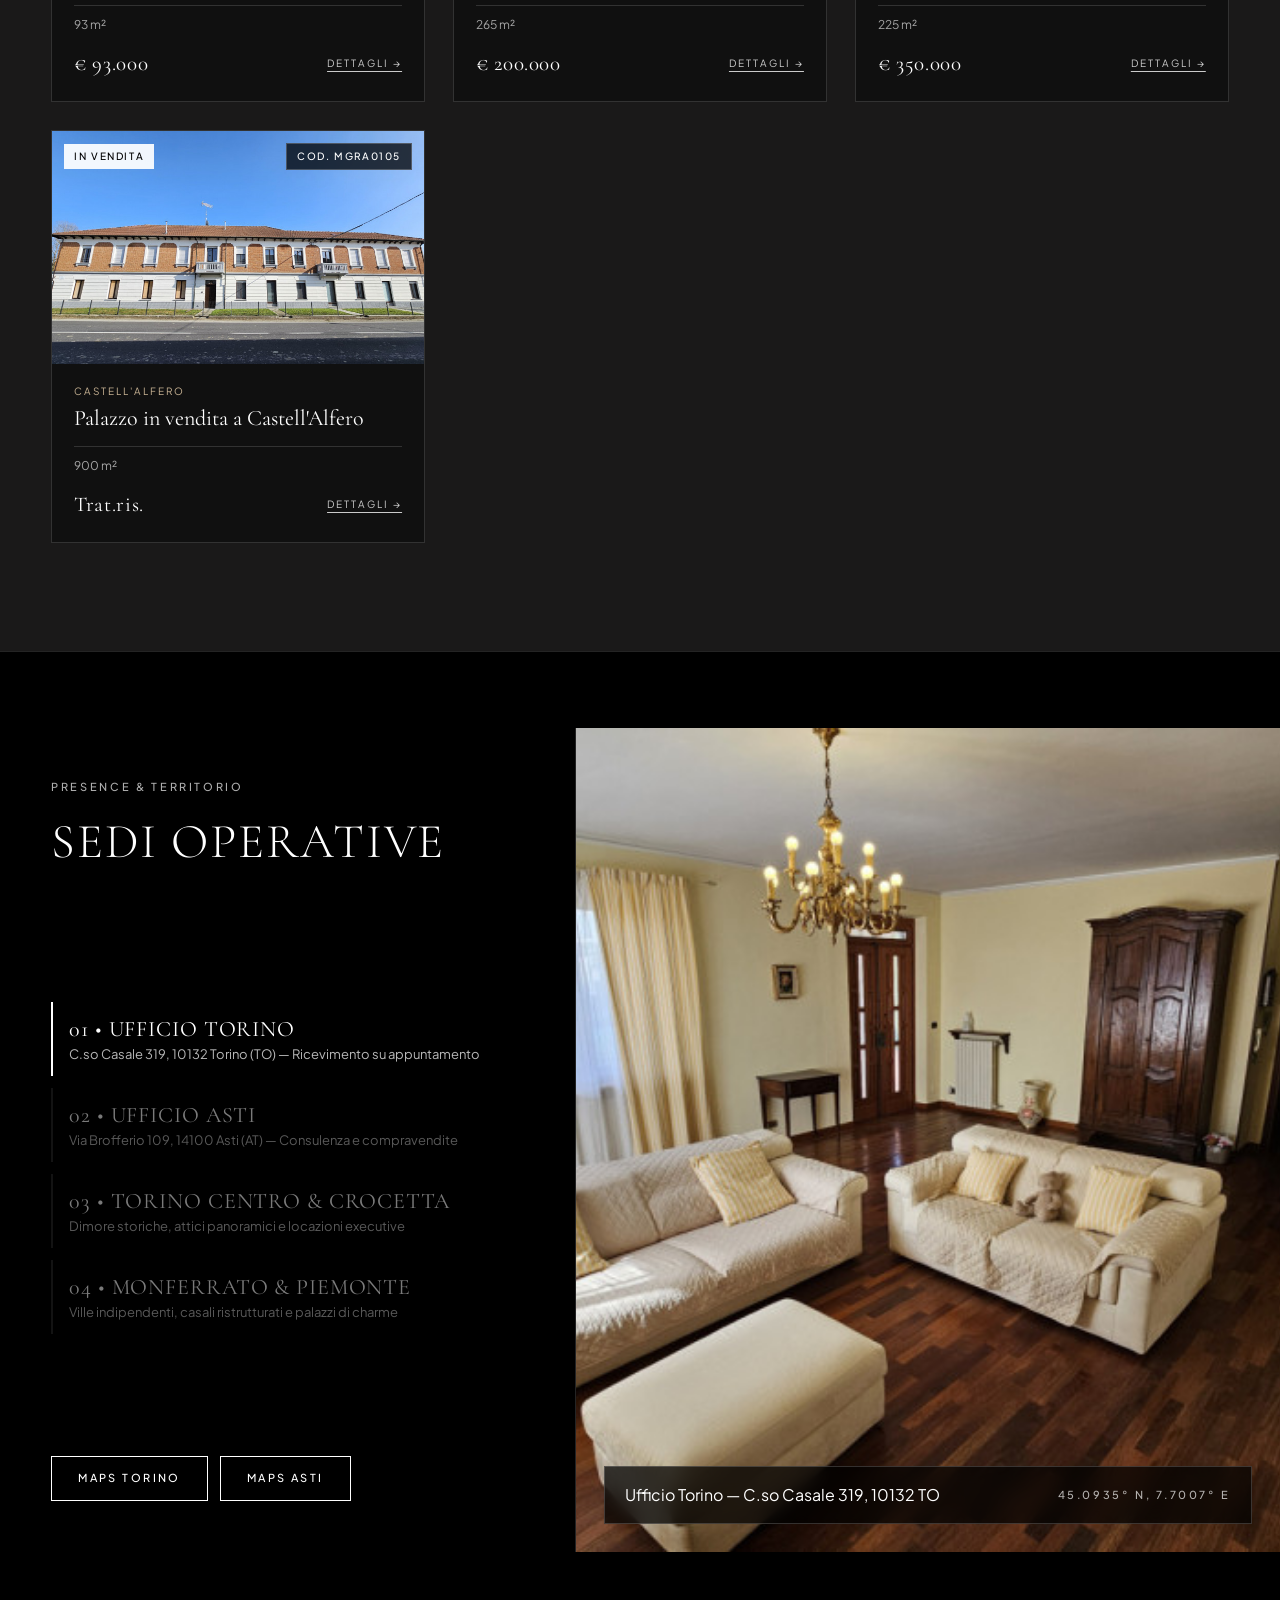
<file: v2/index.html>
<!DOCTYPE html>
<html lang="it-IT">
<head>
  <meta charset="UTF-8">
  <meta name="viewport" content="width=device-width, initial-scale=1.0">
  <title>Real Estate Marco Grivetto — Privy Collection | Torino &amp; Asti</title>
  <meta name="description" content="Versione B — Collezione Privata Real Estate Marco Grivetto (Royal Team Immobiliare, P.IVA 10140700013). Portfolio di 34 residenze selezionate tra Torino (C.so Casale 319) e Asti (Via Brofferio 109). Tel +39 347 0034777.">
  <link rel="icon" href="/assets/images/logos/ret-tech-mark.svg?v=privy3" type="image/svg+xml">
  <link rel="stylesheet" href="/v2/assets/css/privy.css?v=privy3">
</head>
<body>

  <!-- Preloader -->
  <div id="privy-preloader" class="privy-preloader" aria-live="polite" aria-label="Caricamento Privy Collection">
    <span class="privy-preloader__script">L’arte dell’abitare</span>
    <span class="privy-preloader__title">Marco Grivetto &bull; Torino &amp; Asti</span>
    <span class="privy-preloader__line" aria-hidden="true"><span></span></span>
  </div>

  <!-- Right Vertical Scroll Progress Rail -->
  <div class="privy-scroll-rail" aria-hidden="true">
    <div id="privy-rail-fill" class="privy-scroll-rail__fill"></div>
  </div>

  <!-- Desktop Subtle Scroll Progress Cursor -->
  <div id="privy-cursor" class="privy-cursor" aria-hidden="true">
    <span>SCROLL</span>
    <strong id="privy-cursor-pct">00%</strong>
  </div>

  <!-- Dynamic Polarity Header -->
  <header id="privy-header" class="privy-header">
    <div class="privy-header__left">
      <button type="button" class="privy-menu-btn" data-open-menu aria-label="Apri menu navigazione">
        <span class="privy-menu-lines" aria-hidden="true"><span></span><span></span></span>
        <span>Menu</span>
      </button>
      <a href="#catalogo" class="privy-header__link">Residenze</a>
    </div>

    <a href="#hero" class="privy-header__brand" aria-label="Real Estate Marco Grivetto Privy Collection">
      <span class="privy-header__brand-main">Marco Grivetto</span>
      <span class="privy-header__brand-sub">Privy Collection &bull; Torino &amp; Asti</span>
    </a>

    <div class="privy-header__right">
      <a href="/" class="privy-header__link">Versione A</a>
      <button type="button" class="privy-map-trigger" data-open-map>Mappa 3D</button>
    </div>
  </header>

  <main>
    <!-- 0. HERO: OBSIDIAN RIBBON VIDEO & SUBLIME TYPOGRAPHY -->
    <section id="hero" class="privy-hero ui-dark" data-themed-class="ui-dark" data-gravity-well>
      <div id="hero-stage" class="hero-stage">
        <video class="hero-video" autoplay loop muted playsinline preload="auto" poster="/assets/images/properties/Mgrv0128.jpg">
          <source src="/v2/assets/media/ribbons.mp4" type="video/mp4" media="(min-width: 768px)">
          <source src="/v2/assets/media/ribbons-xs.mp4" type="video/mp4">
        </video>
        <div class="hero-vignette" aria-hidden="true"></div>

        <div class="hero-center">
          <span class="hero-script">L’arte</span>
          <h1 class="hero-title">DELL’ABITARE SUBLIME</h1>
          <p class="hero-subtitle">Marco Grivetto &bull; Royal Team Immobiliare &bull; Torino &amp; Asti</p>
        </div>

        <button type="button" class="intro__arrow" aria-label="Scorri verso il basso per iniziare il percorso">
          <svg width="18" height="18" style="width:18px;height:18px;display:block;flex-shrink:0;" viewBox="0 0 24 24" fill="none" stroke="currentColor" stroke-width="1.6" stroke-linecap="round" stroke-linejoin="round" aria-hidden="true">
            <path d="M12 5v14"/>
            <path d="m19 12-7 7-7-7"/>
          </svg>
        </button>
        <span class="hero-scroll-cue hero-scroll-cue--desktop">Scorri con il mouse</span><span class="hero-scroll-cue hero-scroll-cue--mobile">Scorri verso il basso</span>

        <button type="button" class="hero-map-card" data-open-map aria-label="Apri mappa interattiva uffici Torino e Asti">
          <span class="hero-map-card__bg" aria-hidden="true"></span>
          <span class="hero-map-card__top">
            <span>TO &bull; AT</span>
            <svg width="16" height="16" style="width:16px;height:16px;display:block;flex-shrink:0;" viewBox="0 0 24 24" fill="none" stroke="currentColor" stroke-width="1.6" aria-hidden="true">
              <path d="M7 17 17 7"/>
              <path d="M7 7h10v10"/>
            </svg>
          </span>
          <span class="hero-map-card__bottom">Apri la Mappa &rarr;</span>
        </button>
      </div>
    </section>

    <!-- 1. ABOUT: ALABASTER EXPANDING TRIPTYCH -->
    <section id="about" class="privy-about ui-light" data-themed-class="ui-light" data-gravity-well>
      <div class="about-sticky">
        <div class="about-heading">
          <p class="eyebrow" style="margin-bottom:12px;">Dal 2009 &bull; Selezione Privata</p>
          <h2>
            Una Collezione Esclusiva di Dimore Rare
            <br>
            <span class="script-inline">a Torino e in Piemonte</span>
          </h2>
          <p class="about-subcopy">
            Residenze selezionate con criterio sartoriale: luce naturale, proporzioni architettoniche e posizioni irrepetibili tra Torino Centro, Crocetta, Collina e Asti.
          </p>
        </div>

        <div class="triptych-stage">
          <div id="triptych-left" class="triptych-card triptych-card--left">
            <img src="/assets/images/properties/Mgrv0141.jpg" alt="Dettaglio architettonico residenziale a Torino" loading="lazy">
          </div>
          <div id="triptych-center" class="triptych-card triptych-card--center">
            <img src="/assets/images/properties/Mgrv0128.jpg" alt="Dimora di pregio a Torino selezionata da Marco Grivetto" loading="lazy">
          </div>
          <div id="triptych-right" class="triptych-card triptych-card--right">
            <img src="/assets/images/properties/Mgrv0146.jpg" alt="Interni raffinati a Torino" loading="lazy">
          </div>
        </div>
      </div>
    </section>

    <!-- 2. MANIFESTO: OBSIDIAN WORD-BY-WORD SCROLL ILLUMINATION -->
    <section id="manifesto" class="privy-manifesto ui-dark-alt" data-themed-class="ui-dark" data-gravity-well>
      <div class="manifesto-grid">
        <div>
          <p class="eyebrow">Il Manifesto</p>
          <p style="margin-top:16px;font-size:13px;color:rgba(255,255,255,0.58);max-width:260px;">
            Oltre l’intermediazione convenzionale: ogni immobile viene analizzato per architettura, esposizione e tenuta patrimoniale.
          </p>
        </div>
        <div>
          <h2 id="manifesto-words" class="manifesto-quote">
            Alcune dimore meritano un posto oltre l’ordinario concetto di abitare
          </h2>
          <p class="manifesto-prose">
            Dal 2009 Marco Grivetto interpreta il mercato immobiliare di Torino, Asti e Monferrato con la disciplina di una galleria privata. Che si tratti di una prima casa di rappresentanza, di una locazione esclusiva o di un’operazione immobiliare a reddito, ogni proprietà entra in collezione solo dopo rigorose verifiche tecniche, urbanistiche ed economiche.
          </p>
        </div>
      </div>
    </section>

    <!-- 3. MONDI: PINNED THREE WORLDS -->
    <section id="mondi" class="privy-mondi ui-dark" data-themed-class="ui-dark" data-gravity-well>
      <div class="mondi-sticky">
        <div class="mondi-left">
          <div class="mondi-progress-wrap">
            <span id="mondi-counter" class="mondi-counter">01 / 03</span>
            <div class="mondi-bar"><span id="mondi-bar-fill" class="mondi-bar__fill"></span></div>
          </div>

          <div>
            <p class="eyebrow">I Tre Mondi della Collezione</p>
            <div class="mondi-titles">
              <button type="button" class="mondi-item-btn is-active">Residenze in Vendita</button>
              <button type="button" class="mondi-item-btn">Locazioni Esclusive</button>
              <button type="button" class="mondi-item-btn">Investimenti &amp; Sviluppo</button>
            </div>
          </div>

          <div>
            <p id="mondi-desc" class="mondi-desc"></p>
            <button id="mondi-jump" type="button" class="privy-btn" data-jump-filter="mgrv">
              <span>Esplora Residenze</span>
              <svg width="16" height="16" style="width:16px;height:16px;display:block;flex-shrink:0;" viewBox="0 0 24 24" fill="none" stroke="currentColor" stroke-width="1.6" aria-hidden="true"><path d="M5 12h14"/><path d="m12 5 7 7-7 7"/></svg>
            </button>
          </div>
        </div>

        <div class="mondi-right">
          <div class="mondi-media is-active">
            <img src="/assets/images/properties/Mgrv0137.jpg" alt="Residenze in Vendita Torino" loading="lazy">
          </div>
          <div class="mondi-media">
            <img src="/assets/images/properties/Mgra0147.jpg" alt="Locazioni Esclusive Torino" loading="lazy">
          </div>
          <div class="mondi-media">
            <img src="/assets/images/properties/Mgrv0131.png" alt="Investimenti e Sviluppo Immobiliare" loading="lazy">
          </div>
        </div>
      </div>
    </section>

    <!-- 4. PILASTRI: SCROLL-DRIVEN HORIZONTAL STICKY SLIDER -->
    <section id="pilastri" class="privy-pilastri ui-light" data-themed-class="ui-light" data-gravity-well>
      <div class="pilastri-sticky">
        <div class="privy-wrap pilastri-head">
          <div>
            <p class="eyebrow" style="margin-bottom:8px;">Metodo di Selezione</p>
            <h2>I Sei Pilastri</h2>
          </div>
          <div class="pilastri-head__meta">
            <span class="eyebrow pilastri-hint--desktop">Scorri verso il basso</span><span class="eyebrow pilastri-hint--mobile">Scorri lateralmente &rarr;</span>
            <span id="pilastri-counter" class="pilastri-counter">01 &mdash; 06</span>
          </div>
        </div>

        <div class="pilastri-track-viewport">
          <div id="pilastri-track" class="pilastri-track">
            <article class="pilastri-card">
              <span class="pilastri-card__num">01 / ARCHITETTURA</span>
              <div class="pilastri-card__img"><img src="/assets/images/properties/Mgrv0144.jpg" alt="Spazi di Respiro" loading="lazy"></div>
              <h3>Spazi di Respiro</h3>
              <p>Tagli luminosi, doppie esposizioni, terrazzi vivibili e volumi ariosi pensati per la qualità abitativa contemporanea.</p>
            </article>

            <article class="pilastri-card">
              <span class="pilastri-card__num">02 / POSIZIONE</span>
              <div class="pilastri-card__img"><img src="/assets/images/properties/Mgrv0138.jpg" alt="Indirizzi Iconici" loading="lazy"></div>
              <h3>Indirizzi Iconici</h3>
              <p>Quadranti storici e residenziali ad alta domanda tra Crocetta, Cit Turin, Collina Torinese e il cuore di Asti.</p>
            </article>

            <article class="pilastri-card">
              <span class="pilastri-card__num">03 / QUALITÀ</span>
              <div class="pilastri-card__img"><img src="/assets/images/properties/Mgrv0140.jpg" alt="Rigore & Finiture" loading="lazy"></div>
              <h3>Rigore &amp; Finiture</h3>
              <p>Due diligence catastale, verifica impiantistica e valorizzazione estetica prima di ogni messa in portafoglio.</p>
            </article>

            <article class="pilastri-card">
              <span class="pilastri-card__num">04 / ASSISTENZA</span>
              <div class="pilastri-card__img"><img src="/assets/images/properties/Mgrv0145.jpg" alt="Consulenza Dedicata" loading="lazy"></div>
              <h3>Consulenza Dedicata</h3>
              <p>Rapporto diretto con Marco Grivetto dalla prima visita fino al rogito notarile o alla consegna chiavi in mano.</p>
            </article>

            <article class="pilastri-card">
              <span class="pilastri-card__num">05 / CAPITALE</span>
              <div class="pilastri-card__img"><img src="/assets/images/properties/Mgrv0133.jpg" alt="Valore nel Tempo" loading="lazy"></div>
              <h3>Valore nel Tempo</h3>
              <p>Operazioni mirate alla protezione patrimoniale e alla rivalutazione costante su immobili residenziali e a reddito.</p>
            </article>

            <article class="pilastri-card">
              <span class="pilastri-card__num">06 / DISCREZIONE</span>
              <div class="pilastri-card__img"><img src="/assets/images/properties/Mgrv0142.jpg" alt="Massima Riservatezza" loading="lazy"></div>
              <h3>Massima Riservatezza</h3>
              <p>Trattative riservate e selezionate su appuntamento per proprietari, famiglie e investitori privati.</p>
            </article>
          </div>
        </div>

        <div class="privy-wrap pilastri-foot">
          <div class="pilastri-progress"><span id="pilastri-progress-fill" class="pilastri-progress__fill"></span></div>
          <a href="#catalogo" class="privy-btn">Vedi tutte le 34 Residenze</a>
        </div>
      </div>
    </section>

    <!-- 5. CATALOGO: COMPLETE 34-PROPERTY COLLECTION -->
    <section id="catalogo" class="privy-catalogo ui-dark-alt" data-themed-class="ui-dark" data-gravity-well>
      <div class="privy-wrap">
        <div class="catalogo-header">
          <div>
            <p class="eyebrow" style="margin-bottom:10px;">Portfolio Immobiliare Selezionato</p>
            <h2>Residenze Selezionate</h2>
          </div>

          <div class="catalogo-tabs" role="tablist" aria-label="Filtra immobili per tipologia">
            <button type="button" class="catalogo-tab is-active" data-filter="all">Tutte le Residenze (34)</button>
            <button type="button" class="catalogo-tab" data-filter="mgrv">In Vendita (29)</button>
            <button type="button" class="catalogo-tab" data-filter="mgra">In Affitto (5)</button>
          </div>
        </div>

        <div id="catalogo-grid" class="catalogo-grid"></div>
      </div>
    </section>

    <!-- 6. SEDI: PINNED TORINO & ASTI LOCATIONS MORPH -->
    <section id="sedi" class="privy-sedi ui-dark" data-themed-class="ui-dark" data-gravity-well>
      <div class="sedi-sticky">
        <div class="sedi-left">
          <div>
            <p class="eyebrow">Presence &amp; Territorio</p>
            <h2 class="sedi-title">Sedi Operative</h2>
          </div>

          <div class="sedi-list">
            <button type="button" class="sedi-step is-active">
              <h4>01 &bull; Ufficio Torino</h4>
              <p>C.so Casale 319, 10132 Torino (TO) &mdash; Ricevimento su appuntamento</p>
            </button>
            <button type="button" class="sedi-step">
              <h4>02 &bull; Ufficio Asti</h4>
              <p>Via Brofferio 109, 14100 Asti (AT) &mdash; Consulenza e compravendite</p>
            </button>
            <button type="button" class="sedi-step">
              <h4>03 &bull; Torino Centro &amp; Crocetta</h4>
              <p>Dimore storiche, attici panoramici e locazioni executive</p>
            </button>
            <button type="button" class="sedi-step">
              <h4>04 &bull; Monferrato &amp; Piemonte</h4>
              <p>Ville indipendenti, casali ristrutturati e palazzi di charme</p>
            </button>
          </div>

          <div style="display:flex;flex-wrap:wrap;gap:12px;">
            <a href="https://maps.app.goo.gl/pgQFZy5cW2Hvg7cP9" target="_blank" rel="noopener" class="privy-btn">Maps Torino</a>
            <a href="https://maps.app.goo.gl/JjtByd9Peeivg1FY7?g_st=aw" target="_blank" rel="noopener" class="privy-btn">Maps Asti</a>
          </div>
        </div>

        <div class="sedi-right">
          <div class="sedi-photo is-active">
            <img src="/assets/images/properties/Mgrv0134.jpg" alt="Ufficio Torino C.so Casale 319" loading="lazy">
            <div class="sedi-photo__caption">
              <span>Ufficio Torino &mdash; C.so Casale 319, 10132 TO</span>
              <span class="eyebrow">45.0935&deg; N, 7.7007&deg; E</span>
            </div>
          </div>
          <div class="sedi-photo">
            <img src="/assets/images/properties/Mgrv0127.jpg" alt="Ufficio Asti Via Brofferio 109" loading="lazy">
            <div class="sedi-photo__caption">
              <span>Ufficio Asti &mdash; Via Brofferio 109, 14100 AT</span>
              <span class="eyebrow">44.9007&deg; N, 8.2063&deg; E</span>
            </div>
          </div>
          <div class="sedi-photo">
            <img src="/assets/images/properties/Mgrv0143.jpg" alt="Torino Centro e Crocetta" loading="lazy">
            <div class="sedi-photo__caption">
              <span>Torino Centro, Cit Turin, Crocetta &amp; Collina</span>
              <span class="eyebrow">Residenze &amp; Attici</span>
            </div>
          </div>
          <div class="sedi-photo">
            <img src="/assets/images/properties/Mgrv0107.jpg" alt="Asti e Colline Piemontesi" loading="lazy">
            <div class="sedi-photo__caption">
              <span>Astigiano, Monferrato &amp; Tenute Esclusive</span>
              <span class="eyebrow">Dimore Storiche</span>
            </div>
          </div>
        </div>
      </div>
    </section>

    <!-- 7. IDEA: CHAIRMAN QUOTE ON ALABASTER -->
    <section id="idea" class="privy-idea ui-light" data-themed-class="ui-light" data-gravity-well>
      <div class="privy-wrap">
        <div class="idea-box">
          <p class="eyebrow">La Visione</p>
          <blockquote class="idea-quote">
            “Ogni immobile scelto con rigore non è soltanto una casa, ma una firma duratura nel tempo.”
          </blockquote>
          <span class="signature-badge">
            <img src="/assets/images/signature.png" alt="Marco Grivetto" width="170" height="40" style="height:32px;width:auto;display:block;">
          </span>
          <p style="margin-top:14px;font-size:12px;letter-spacing:0.2em;text-transform:uppercase;color:var(--c-gray);">
            Marco Grivetto &mdash; Consulente Immobiliare dal 2009 &bull; Royal Team Immobiliare
          </p>
        </div>
      </div>
    </section>

    <!-- 8. CONTATTI: FORM + FULL GRIVETTO.IT DOSSIER -->
    <section id="contatti" class="privy-contatti ui-light" data-themed-class="ui-light" data-gravity-well>
      <div class="privy-wrap">
        <div class="contatti-grid-v2">
          <div class="contatti-form-v2">
            <p class="eyebrow">Consulenza Riservata</p>
            <h2>Richiedi un Incontro</h2>
            <form id="privy-contact-form" novalidate>
              <div class="privy-field">
                <label for="v2-name">Nome e Cognome *</label>
                <input id="v2-name" type="text" name="name" placeholder="Es. Mario Rossi" required>
              </div>
              <div class="privy-field">
                <label for="v2-email">Email *</label>
                <input id="v2-email" type="email" name="email" placeholder="nome@dominio.it" required>
              </div>
              <div class="privy-field">
                <label for="v2-tel">Telefono / WhatsApp</label>
                <input id="v2-tel" type="tel" name="tel" placeholder="+39 ...">
              </div>
              <div class="privy-field">
                <label for="v2-topic">Oggetto</label>
                <select id="v2-topic" name="topic">
                  <option value="vendita">Acquisto / Residenza in Vendita</option>
                  <option value="affitto">Locazione / Appartamento in Affitto</option>
                  <option value="investimento">Investimenti &amp; Operazioni Immobiliari</option>
                  <option value="valutazione">Valutazione Riservata del Mio Immobile</option>
                </select>
              </div>
              <div class="privy-field">
                <label for="v2-msg">Note o codice riferimento</label>
                <textarea id="v2-msg" name="message" rows="3" placeholder="Indica le tue esigenze o il codice immobile di interesse..."></textarea>
              </div>
              <label class="privy-consent">
                <input type="checkbox" name="consent" value="1">
                <span>Acconsento al trattamento dei dati personali secondo la <a href="https://www.iubenda.com/privacy-policy/79513660" target="_blank" rel="noopener" style="text-decoration:underline;">Privacy Policy</a>.</span>
              </label>
              <button type="submit" class="privy-btn">
                <span>Invia Richiesta Privata</span>
                <svg width="16" height="16" style="width:16px;height:16px;display:block;flex-shrink:0;" viewBox="0 0 24 24" fill="none" stroke="currentColor" stroke-width="1.6" aria-hidden="true"><path d="M5 12h14"/><path d="m12 5 7 7-7 7"/></svg>
              </button>
              <div class="privy-form-feedback" role="status" aria-live="polite"></div>
            </form>
          </div>

          <aside class="contatti-dossier">
            <div class="dossier-row">
              <div class="dossier-label">Referente &amp; Titolare</div>
              <div class="dossier-val">
                <strong>Marco Grivetto</strong> &mdash; <em>Consulente Immobiliare</em><br>
                Royal Team Immobiliare &bull; Dal 2009<br>
                <strong>P.IVA 10140700013</strong> &bull; Sito personale: <a href="https://grivetto.it" target="_blank" rel="noopener">grivetto.it</a>
              </div>
            </div>

            <div class="dossier-row">
              <div class="dossier-label">Recapiti Diretti</div>
              <div class="dossier-val">
                Telefono: <a href="tel:+393470034777"><strong>+39 347 0034777</strong> (347.0034777)</a><br>
                WhatsApp: <a href="https://wa.me/393470034777" target="_blank" rel="noopener">Chat Diretta su WhatsApp &#8599;</a><br>
                Email Principale: <a href="mailto:marco@royalteam-immobiliare.it">marco@royalteam-immobiliare.it</a><br>
                Email Diretta: <a href="mailto:marco@grivetto.it">marco@grivetto.it</a><br>
                PEC: <a href="mailto:marcodg1@pec.it">marcodg1@pec.it</a>
              </div>
            </div>

            <div class="dossier-row">
              <div class="dossier-label">Ufficio Torino &amp; Ufficio Asti</div>
              <div class="dossier-val">
                <strong>Torino:</strong> C.so Casale 319 - 10132 Torino (TO) &mdash; <a href="https://maps.app.goo.gl/pgQFZy5cW2Hvg7cP9" target="_blank" rel="noopener">Google Maps &#8599;</a><br>
                <strong>Asti:</strong> Via Brofferio 109 - 14100 Asti (AT) &mdash; <a href="https://maps.app.goo.gl/JjtByd9Peeivg1FY7?g_st=aw" target="_blank" rel="noopener">Google Maps &#8599;</a>
              </div>
            </div>

            <div class="dossier-row">
              <div class="dossier-label">Social &amp; Recensioni Ufficiali</div>
              <div class="dossier-val">
                <a href="https://www.facebook.com/marco.royalteam?rdid=rtRgP7YTZbLFbCFA&share_url=https%3A%2F%2Fwww.facebook.com%2Fshare%2F18SfwB895W%2F#" target="_blank" rel="noopener">Facebook Marco Grivetto</a> &bull;
                <a href="https://www.facebook.com/agenziaroyalteam/" target="_blank" rel="noopener">Royal Team FB</a><br>
                <a href="https://www.instagram.com/marcoaffittievendite?igsh=MTF5b3N5cXV4eW96ZQ%3D%3D" target="_blank" rel="noopener">Instagram @marcoaffittievendite</a> &bull;
                <a href="https://www.instagram.com/royalteamimmobiliare/" target="_blank" rel="noopener">@royalteamimmobiliare</a><br>
                <a href="https://www.google.com/search?q=Royal+Team+Immobiliare+Asti+Recensioni" target="_blank" rel="noopener">Recensioni Google Royal Team &#8599;</a>
              </div>

              <div class="dossier-qr">
                <img src="/assets/images/qr-code-card.png" alt="QR Code Contatto Marco Grivetto" width="88" height="88" style="width:88px;height:88px;border:1px solid rgba(26,25,25,0.16);background:#fff;">
                <div style="font-size:12.5px;line-height:1.5;">
                  Salva tutti i contatti di <strong>Marco Grivetto</strong> nella rubrica del tuo smartphone:<br>
                  <a href="/marco-grivetto.vcf" download style="font-weight:600;text-decoration:underline;">Scarica Biglietto Digitale vCard (.vcf)</a>
                </div>
              </div>
            </div>
          </aside>
        </div>
      </div>
    </section>
  </main>

  <!-- Monumental Obsidian Marquee Footer -->
  <footer class="privy-footer ui-dark" data-themed-class="ui-dark">
    <div class="footer-marquee" aria-hidden="true">
      <div class="footer-marquee__track">
        L’ARTE DELL’ABITARE SUBLIME &bull; REAL ESTATE MARCO GRIVETTO &bull; TORINO &amp; ASTI &bull; ROYAL TEAM IMMOBILIARE &bull;
        L’ARTE DELL’ABITARE SUBLIME &bull; REAL ESTATE MARCO GRIVETTO &bull; TORINO &amp; ASTI &bull; ROYAL TEAM IMMOBILIARE &bull;
      </div>
    </div>

    <div class="privy-wrap">
      <div class="footer-cols-v2">
        <div>
          <span class="signature-badge" style="margin-bottom:14px;">
            <img src="/assets/images/signature.png" alt="Marco Grivetto" width="140" height="33" style="height:26px;width:auto;display:block;">
          </span>
          <p style="font-size:13px;color:rgba(255,255,255,0.68);line-height:1.6;max-width:300px;">
            Collezione Privata Versione B &mdash; Residenze in vendita, locazioni selezionate e investimenti a Torino e Asti.
          </p>
        </div>

        <div>
          <h6>Navigazione Versione B</h6>
          <ul>
            <li><a href="#about">La Collezione</a></li>
            <li><a href="#mondi">I Tre Mondi</a></li>
            <li><a href="#pilastri">I Sei Pilastri</a></li>
            <li><a href="#catalogo">Residenze Selezionate</a></li>
            <li><a href="#sedi">Sedi Torino &amp; Asti</a></li>
            <li><a href="#contatti">Contatti &amp; vCard</a></li>
            <li><a href="/">Torna alla Versione A &rarr;</a></li>
          </ul>
        </div>

        <div>
          <h6>Sedi &amp; Recapiti</h6>
          <ul>
            <li><a href="https://maps.app.goo.gl/pgQFZy5cW2Hvg7cP9" target="_blank" rel="noopener">Torino: C.so Casale 319 - 10132 TO</a></li>
            <li><a href="https://maps.app.goo.gl/JjtByd9Peeivg1FY7?g_st=aw" target="_blank" rel="noopener">Asti: Via Brofferio 109 - 14100 AT</a></li>
            <li><a href="tel:+393470034777">Tel. 347.0034777 (+39 347 0034777)</a></li>
            <li><a href="https://wa.me/393470034777" target="_blank" rel="noopener">WhatsApp +39 347 0034777</a></li>
            <li><a href="mailto:marco@royalteam-immobiliare.it">marco@royalteam-immobiliare.it</a></li>
            <li><a href="mailto:marco@grivetto.it">marco@grivetto.it</a></li>
            <li><a href="mailto:marcodg1@pec.it">PEC: marcodg1@pec.it</a></li>
          </ul>
        </div>

        <div>
          <h6>Canali &amp; Legale</h6>
          <ul>
            <li><a href="/marco-grivetto.vcf" download>Scarica vCard (.vcf)</a></li>
            <li><a href="https://www.facebook.com/marco.royalteam?rdid=rtRgP7YTZbLFbCFA&share_url=https%3A%2F%2Fwww.facebook.com%2Fshare%2F18SfwB895W%2F#" target="_blank" rel="noopener">Facebook</a></li>
            <li><a href="https://www.instagram.com/marcoaffittievendite?igsh=MTF5b3N5cXV4eW96ZQ%3D%3D" target="_blank" rel="noopener">Instagram</a></li>
            <li><a href="https://www.google.com/search?q=Royal+Team+Immobiliare+Asti+Recensioni" target="_blank" rel="noopener">Recensioni Google</a></li>
            <li><a href="https://www.iubenda.com/privacy-policy/79513660" target="_blank" rel="noopener">Privacy Policy</a></li>
            <li><a href="https://www.iubenda.com/privacy-policy/79513660/cookie-policy" target="_blank" rel="noopener">Cookie Policy</a></li>
          </ul>
        </div>
      </div>

      <div class="footer-bar-v2">
        <span>&copy; 2026 Real Estate Marco Grivetto &mdash; Royal Team Immobiliare &bull; P.IVA 10140700013</span>
        <span>Torino: C.so Casale 319 &bull; Asti: Via Brofferio 109</span>
      </div>
    </div>
  </footer>

  <!-- Fullscreen Obsidian Menu Modal -->
  <div id="privy-menu-modal" class="privy-modal" role="dialog" aria-modal="true" aria-label="Menu Principale">
    <div class="privy-modal__head">
      <span class="eyebrow">Marco Grivetto &bull; Privy Collection</span>
      <button type="button" class="privy-modal__close" data-close-modal>Chiudi &times;</button>
    </div>
    <ul class="privy-menu-links">
      <li><a href="#hero">L’arte dell’abitare</a></li>
      <li><a href="#about">Collezione Privata</a></li>
      <li><a href="#mondi">I Tre Mondi</a></li>
      <li><a href="#pilastri">I Sei Pilastri</a></li>
      <li><a href="#catalogo">Residenze Selezionate (34)</a></li>
      <li><a href="#sedi">Sedi Torino &amp; Asti</a></li>
      <li><a href="#contatti">Contatti &amp; vCard</a></li>
      <li><a href="/" style="font-size:clamp(18px,2.2vw,28px);opacity:0.7;">&rarr; Passa alla Versione A</a></li>
    </ul>
    <div style="margin-top:auto;padding-top:24px;border-top:1px solid var(--c-line-dark);display:flex;flex-wrap:wrap;gap:18px;font-size:13px;color:rgba(255,255,255,0.72);">
      <span>Tel. <a href="tel:+393470034777">+39 347 0034777</a></span>
      <span><a href="mailto:marco@royalteam-immobiliare.it">marco@royalteam-immobiliare.it</a></span>
      <span><a href="mailto:marco@grivetto.it">marco@grivetto.it</a></span>
      <span>PEC: <a href="mailto:marcodg1@pec.it">marcodg1@pec.it</a></span>
    </div>
  </div>

  <!-- Interactive Offices Map Modal -->
  <div id="privy-map-modal" class="privy-modal" role="dialog" aria-modal="true" aria-label="Mappa Sedi Torino e Asti">
    <div class="privy-modal__head">
      <span class="eyebrow">Mappa Sedi Operative &bull; Torino &amp; Asti</span>
      <button type="button" class="privy-modal__close" data-close-modal>Chiudi &times;</button>
    </div>
    <div class="privy-map-grid">
      <div class="privy-map-panel">
        <iframe title="Ufficio Torino C.so Casale 319" src="https://www.openstreetmap.org/export/embed.html?bbox=7.6850%2C45.0850%2C7.7150%2C45.1020&amp;layer=mapnik&amp;marker=45.0935%2C7.7007" loading="lazy"></iframe>
        <div class="privy-map-panel__info">
          <div class="dossier-label" style="color:var(--c-accent);">Ufficio Torino</div>
          <p style="font-size:14px;margin-bottom:10px;">C.so Casale 319 - 10132 Torino (TO)</p>
          <a href="https://maps.app.goo.gl/pgQFZy5cW2Hvg7cP9" target="_blank" rel="noopener" class="privy-btn">Apri Google Maps &rarr;</a>
        </div>
      </div>

      <div class="privy-map-panel">
        <iframe title="Ufficio Asti Via Brofferio 109" src="https://www.openstreetmap.org/export/embed.html?bbox=8.1910%2C44.8920%2C8.2210%2C44.9100&amp;layer=mapnik&amp;marker=44.9007%2C8.2063" loading="lazy"></iframe>
        <div class="privy-map-panel__info">
          <div class="dossier-label" style="color:var(--c-accent);">Ufficio Asti</div>
          <p style="font-size:14px;margin-bottom:10px;">Via Brofferio 109 - 14100 Asti (AT)</p>
          <a href="https://maps.app.goo.gl/JjtByd9Peeivg1FY7?g_st=aw" target="_blank" rel="noopener" class="privy-btn">Apri Google Maps &rarr;</a>
        </div>
      </div>
    </div>
  </div>

  <script src="/v2/assets/js/properties-data.js?v=privy3"></script>
  <script src="/v2/assets/js/privy-scroll.js?v=privy3"></script>
</body>
</html>
</file>
<file: assets/css/style.css>
@import url('https://fonts.googleapis.com/css2?family=Cormorant+Garamond:ital,wght@0,300;0,400;0,500;0,600;1,300;1,400&family=Work+Sans:wght@300;400;500;600&display=swap');

:root {
  /* Belgrade Arbor Design Tokens */
  --color-vanilla: #FDFBEF;
  --color-sand: #F4F0DB;
  --color-cream: #FFF4D6;
  --color-cream-dark: #CCBF99;
  --color-golden: #A68150;
  --color-pine-green: #2E3A26;
  --color-pine-deep: #2F3A26;
  --color-pine-olive: #3E562E;
  --color-pine-pill: rgba(31, 38, 30, 0.9);
  --color-navy: #314759;
  --color-sky: #8AB6D2;
  --color-white: #FFFFFF;

  /* Compatibility aliases mapped to Arbor palette */
  --color-orange: #A68150;
  --color-accent: #A68150;
  --color-slate: #2E3A26;
  --color-body: #2E3A26;
  --color-muted: #5C6553;
  --color-bg-light: #F4F0DB;

  --container-max: 1320px;
  --font-editorialOld: 'Cormorant Garamond', Georgia, serif;
  --font-workSans: 'Work Sans', -apple-system, BlinkMacSystemFont, sans-serif;
  --font-main: var(--font-workSans);
  --font-display: var(--font-editorialOld);
  --font-ui: var(--font-workSans);
  --font-mono: var(--font-workSans);
}

*, *::before, *::after {
  box-sizing: border-box;
}

html {
  scroll-behavior: smooth;
  background-color: var(--color-vanilla);
}

body {
  margin: 0;
  padding: 0;
  background-color: var(--color-vanilla);
  color: var(--color-pine-green);
  font-family: var(--font-workSans);
  font-size: 15px;
  line-height: 1.65;
  font-weight: 400;
  -webkit-font-smoothing: antialiased;
}

img {
  max-width: 100%;
  height: auto;
  display: block;
}

a {
  color: var(--color-golden);
  text-decoration: none;
  transition: color 0.3s ease, background-color 0.3s ease, border-color 0.3s ease, transform 0.3s ease;
}

h1, h2, h3, h4, h5, h6 {
  font-family: var(--font-editorialOld);
  color: var(--color-pine-green);
  font-weight: 300;
  margin-top: 0;
  letter-spacing: 0.01em;
}

h1 { font-size: clamp(44px, 5vw, 76px); line-height: 1.02; margin-bottom: 22px; }
h2 { font-size: clamp(34px, 3.8vw, 56px); line-height: 1.08; margin-bottom: 18px; }
h3 { font-size: clamp(26px, 2.5vw, 36px); line-height: 1.15; margin-bottom: 16px; }
h4 { font-size: 24px; line-height: 1.25; margin-bottom: 14px; }
h5 { font-size: 20px; line-height: 1.3; margin-bottom: 12px; }
h6 { font-size: 14px; line-height: 1.4; margin-bottom: 12px; font-family: var(--font-workSans); text-transform: uppercase; letter-spacing: 0.14em; }

p { margin-top: 0; margin-bottom: 18px; }

.container {
  max-width: var(--container-max);
  margin: 0 auto;
  padding: 0 28px;
  width: 100%;
}

/* Belgrade Arbor Typographic Scale Utilities */
.arbor-editorial {
  font-family: var(--font-editorialOld);
  font-weight: 300;
}

.arbor-kicker {
  display: inline-flex;
  align-items: center;
  gap: 10px;
  font-family: var(--font-workSans);
  font-size: 11px;
  font-weight: 500;
  letter-spacing: 0.22em;
  text-transform: uppercase;
  color: var(--color-golden);
  margin-bottom: 14px;
}

.arbor-kicker.light {
  color: var(--color-cream-dark);
}

.pulse-dot {
  width: 6px;
  height: 6px;
  border-radius: 50%;
  background: var(--color-golden);
  box-shadow: 0 0 0 4px rgba(166, 129, 80, 0.2);
}

/* =========================================================
   ARBOR TREE-CANOPY SVG BRAND MARK
   ========================================================= */
.brand-mark {
  display: inline-flex;
  align-items: center;
  gap: 9px;
  text-decoration: none;
  line-height: 1;
}

.brand-svg-box {
  width: 24px;
  height: 24px;
  max-width: 24px;
  max-height: 24px;
  flex-shrink: 0;
  display: inline-flex;
  align-items: center;
  justify-content: center;
}

.brand-svg-box svg {
  width: 24px;
  height: 24px;
  max-width: 24px;
  max-height: 24px;
  display: block;
}

.brand-wordmark {
  display: flex;
  flex-direction: column;
  gap: 2px;
}

.brand-title {
  font-family: var(--font-editorialOld);
  font-size: 15px;
  font-weight: 500;
  letter-spacing: 0.09em;
  color: var(--color-cream);
  text-transform: uppercase;
  white-space: nowrap;
}

.inner-header .brand-title,
.site-footer .brand-title {
  color: var(--color-pine-green);
}

.brand-accent {
  color: var(--color-golden);
  font-style: italic;
}

.brand-sub {
  font-family: var(--font-workSans);
  font-size: 7.5px;
  font-weight: 500;
  letter-spacing: 0.16em;
  color: var(--color-cream-dark);
  text-transform: uppercase;
  white-space: nowrap;
}

.inner-header .brand-sub,
.site-footer .brand-sub {
  color: var(--color-golden);
}

svg.brand-emblem-svg {
  width: 24px !important;
  height: 24px !important;
}

svg.btn-arrow-svg {
  width: 18px !important;
  height: 8px !important;
}

/* =========================================================
   BELGRADE ARBOR BUTTONS (Pill Outline & Solid Pine/Sand)
   ========================================================= */
.btn-arbor-pill,
.btn-tech-primary,
.btn-tech-ghost,
.elementor-button,
.homepress-button {
  display: inline-flex;
  align-items: center;
  justify-content: center;
  gap: 12px;
  font-family: var(--font-workSans);
  font-size: 12px;
  font-weight: 500;
  letter-spacing: 0.14em;
  text-transform: uppercase;
  padding: 13px 26px;
  border-radius: 999px;
  cursor: pointer;
  text-decoration: none;
  transition: all 0.35s cubic-bezier(0.22, 1, 0.36, 1);
  white-space: nowrap;
}

.btn-tech-primary,
.elementor-button,
.homepress-button {
  background-color: var(--color-pine-green);
  color: var(--color-cream);
  border: 1px solid var(--color-pine-green);
}

.btn-tech-primary:hover,
.elementor-button:hover,
.homepress-button:hover {
  background-color: var(--color-golden);
  border-color: var(--color-golden);
  color: var(--color-vanilla);
  transform: translateY(-1px);
}

.btn-tech-ghost {
  background: transparent;
  color: var(--color-pine-green);
  border: 1px solid var(--color-golden);
}

.btn-tech-ghost:hover {
  background: rgba(166, 129, 80, 0.14);
  border-color: var(--color-pine-green);
  color: var(--color-pine-green);
}

.btn-arbor-cream-outline {
  display: inline-flex;
  align-items: center;
  justify-content: center;
  gap: 14px;
  font-family: var(--font-workSans);
  font-size: 12px;
  font-weight: 500;
  letter-spacing: 0.14em;
  text-transform: uppercase;
  padding: 13px 26px;
  border-radius: 999px;
  background: transparent;
  color: var(--color-sand);
  border: 1px solid var(--color-cream-dark);
  cursor: pointer;
}

.btn-arbor-cream-outline:hover {
  background: rgba(204, 191, 153, 0.18);
  border-color: var(--color-cream);
  color: var(--color-cream);
}

.btn-arrow-svg {
  width: 22px;
  height: 9px;
  flex-shrink: 0;
  transition: transform 0.3s ease;
}

.btn-arbor-cream-outline:hover .btn-arrow-svg,
.btn-tech-primary:hover .btn-arrow-svg,
.btn-tech-ghost:hover .btn-arrow-svg {
  transform: translateX(4px);
}

/* =========================================================
   FLOATING FOREST-GREEN CAPSULE HEADER (belgradearbor.rs)
   ========================================================= */
.site-header {
  width: 100%;
  z-index: 60;
}

.site-header.tech-header {
  position: fixed;
  top: 18px;
  left: 0;
  right: 0;
  padding: 0 20px;
  pointer-events: none;
}

.site-header.tech-header .arbor-capsule {
  pointer-events: auto;
  max-width: 1220px;
  margin: 0 auto;
  background: var(--color-pine-pill);
  backdrop-filter: blur(18px);
  -webkit-backdrop-filter: blur(18px);
  border: 1px solid rgba(204, 191, 153, 0.22);
  border-radius: 30px;
  padding: 8px 18px;
  box-shadow: 0 18px 42px rgba(20, 26, 17, 0.24);
  display: flex;
  align-items: center;
  justify-content: space-between;
  gap: 16px;
  position: relative;
}

.site-header.inner-header {
  position: sticky;
  top: 0;
  background: rgba(253, 251, 239, 0.94);
  backdrop-filter: blur(14px);
  border-bottom: 1px solid rgba(204, 191, 153, 0.45);
  padding: 12px 0;
}

.header-inner {
  display: flex;
  align-items: center;
  justify-content: space-between;
  gap: 20px;
}

.header-nav {
  flex: 1;
  display: flex;
  justify-content: center;
  align-items: center;
  gap: 16px;
}

.inner-header .header-nav {
  justify-content: flex-end;
}

.stm_nav_menu ul.menu {
  list-style: none;
  margin: 0;
  padding: 0;
  display: flex;
  align-items: center;
  gap: 2px;
}

.stm_nav_menu ul.menu > li {
  position: relative;
}

.stm_nav_menu ul.menu > li > a {
  display: block;
  padding: 8px 12px;
  font-family: var(--font-workSans);
  font-size: 11px;
  font-weight: 500;
  text-transform: uppercase;
  letter-spacing: 0.12em;
  color: var(--color-sand);
  border-radius: 999px;
  white-space: nowrap;
}

.inner-header .stm_nav_menu ul.menu > li > a {
  color: var(--color-pine-green);
}

.stm_nav_menu ul.menu > li:hover > a,
.stm_nav_menu ul.menu > li.current_page_item > a {
  color: var(--color-golden);
  background: rgba(166, 129, 80, 0.14);
}

.stm_nav_menu ul.menu > li > ul.sub-menu {
  list-style: none;
  margin: 0;
  padding: 10px 0;
  position: absolute;
  top: calc(100% + 8px);
  left: 0;
  min-width: 250px;
  background: rgba(31, 38, 30, 0.97);
  backdrop-filter: blur(16px);
  border: 1px solid rgba(204, 191, 153, 0.25);
  border-top: 2px solid var(--color-golden);
  border-radius: 14px;
  box-shadow: 0 20px 44px rgba(15, 20, 12, 0.35);
  opacity: 0;
  visibility: hidden;
  transform: translateY(8px);
  transition: opacity 0.25s ease, transform 0.25s ease, visibility 0.25s ease;
  z-index: 100;
}

.inner-header .stm_nav_menu ul.menu > li > ul.sub-menu {
  background: var(--color-vanilla);
  border-color: rgba(204, 191, 153, 0.6);
}

.stm_nav_menu ul.menu > li:hover > ul.sub-menu {
  opacity: 1;
  visibility: visible;
  transform: translateY(0);
}

.stm_nav_menu ul.menu > li > ul.sub-menu li a {
  display: block;
  padding: 8px 18px;
  font-family: var(--font-workSans);
  font-size: 12.5px;
  font-weight: 400;
  color: var(--color-cream-dark);
  line-height: 22px;
}

.inner-header .stm_nav_menu ul.menu > li > ul.sub-menu li a {
  color: var(--color-pine-green);
}

.stm_nav_menu ul.menu > li > ul.sub-menu li a:hover {
  color: var(--color-golden);
  background: rgba(166, 129, 80, 0.1);
}

.header-cta-pill {
  display: inline-flex;
  align-items: center;
  gap: 12px;
  font-family: var(--font-workSans);
  font-size: 11px;
  font-weight: 500;
  letter-spacing: 0.14em;
  text-transform: uppercase;
  color: var(--color-sand);
  border: 1px solid rgba(166, 129, 80, 0.72);
  padding: 9px 18px;
  border-radius: 999px;
  white-space: nowrap;
  flex-shrink: 0;
}

.header-cta-pill:hover {
  background: rgba(166, 129, 80, 0.24);
  border-color: var(--color-cream);
  color: var(--color-cream);
}

.header-cta-pill svg {
  width: 20px;
  height: 8px;
  color: var(--color-golden);
}

.stm_mobile_switcher {
  display: none;
  flex-direction: column;
  justify-content: space-between;
  width: 30px;
  height: 11px;
  cursor: pointer;
  background: none;
  border: none;
  padding: 0;
}

.stm_mobile_switcher span {
  display: block;
  width: 100%;
  height: 1.5px;
  background-color: var(--color-golden);
  border-radius: 2px;
}

.inner-header .stm_mobile_switcher span {
  background-color: var(--color-pine-green);
}

/* =========================================================
   COOKIE BANNER & KEYHOLE (Warm Arbor Glass)
   ========================================================= */
#iubenda-cs-banner {
  position: fixed;
  bottom: 12px;
  left: 64px;
  right: 20px;
  max-width: 1180px;
  width: auto;
  margin: 0 auto;
  z-index: 99999;
  background: rgba(31, 38, 30, 0.94);
  backdrop-filter: blur(20px);
  -webkit-backdrop-filter: blur(20px);
  color: var(--color-sand);
  font-family: var(--font-workSans);
  border: 1px solid rgba(204, 191, 153, 0.35);
  border-radius: 14px;
  box-shadow: 0 24px 60px rgba(15, 22, 12, 0.35);
  padding: 10px 18px;
}

#iubenda-cs-banner.hidden {
  display: none;
}

.iubenda-cs-title {
  font-family: var(--font-editorialOld);
  font-size: 15px;
  font-weight: 400;
  color: var(--color-cream);
  letter-spacing: 0.04em;
  text-transform: uppercase;
  margin-bottom: 4px;
}

.iubenda-cs-content {
  font-size: 11.5px;
  line-height: 1.4;
  color: var(--color-cream-dark);
  margin-bottom: 8px;
}

.iubenda-cs-content p {
  margin-bottom: 4px;
}

.iubenda-cs-content button.iub-inline-link {
  background: none;
  border: none;
  padding: 0;
  font: inherit;
  color: var(--color-cream);
  text-decoration: underline;
  cursor: pointer;
}

.iubenda-cs-buttons {
  display: flex;
  justify-content: space-between;
  align-items: center;
  flex-wrap: wrap;
  gap: 10px;
}

.iubenda-cs-btn {
  border: none;
  border-radius: 999px;
  font-family: var(--font-workSans);
  font-size: 10.5px;
  font-weight: 500;
  letter-spacing: 0.1em;
  text-transform: uppercase;
  padding: 7px 14px;
  cursor: pointer;
}

.iubenda-cs-btn-dark {
  background-color: transparent;
  color: var(--color-sand);
  border: 1px solid rgba(204, 191, 153, 0.35);
}

.iubenda-cs-btn-orange {
  background-color: var(--color-golden);
  color: var(--color-vanilla);
}

.iubenda-cs-right-btns {
  display: flex;
  gap: 8px;
}

#iubenda-cs-preferences-btn {
  position: fixed;
  left: 16px;
  bottom: 16px;
  z-index: 99990;
  width: 38px;
  height: 38px;
  background: rgba(31, 38, 30, 0.9);
  border: 1px solid rgba(204, 191, 153, 0.4);
  border-radius: 50%;
  box-shadow: 0 6px 18px rgba(0, 0, 0, 0.22);
  display: flex;
  align-items: center;
  justify-content: center;
  cursor: pointer;
}

#iubenda-cs-preferences-btn svg {
  width: 16px;
  height: 16px;
  fill: var(--color-cream-dark);
}

/* =========================================================
   BELGRADE ARBOR PRELOADER (.arbor-loader)
   ========================================================= */
.arbor-loader {
  position: fixed;
  inset: 0;
  z-index: 99999;
  background-color: var(--color-vanilla);
  color: var(--color-golden);
  display: flex;
  flex-direction: column;
  align-items: center;
  justify-content: center;
  gap: 28px;
  transition: opacity 0.6s cubic-bezier(0.22, 1, 0.36, 1), visibility 0.6s ease;
}

.arbor-loader.is-done {
  opacity: 0;
  visibility: hidden;
  pointer-events: none;
}

.arbor-loader-track {
  width: min(300px, 72vw);
  height: 2px;
  background: var(--color-sand);
  border-radius: 999px;
  overflow: hidden;
}

.arbor-loader-fill {
  height: 100%;
  width: 0%;
  background: var(--color-golden);
  border-radius: 999px;
  transition: width 0.12s linear;
}

.arbor-loader-pct {
  font-family: var(--font-editorialOld);
  font-size: 32px;
  font-weight: 300;
  color: var(--color-golden);
  margin: 0;
  line-height: 1;
}

/* =========================================================
   BELGRADE ARBOR OPENING VIDEO HERO (#HeroVideo)
   ========================================================= */
.hero-video-stage {
  position: relative;
  height: 100svh;
  min-height: 600px;
  width: 100%;
  overflow: hidden;
  background-color: var(--color-vanilla);
}

.hero-video-el {
  display: block;
  width: 100%;
  height: 100%;
  object-fit: cover;
  object-position: center;
}

.hero-video-overlay {
  position: absolute;
  inset: 0;
  background: linear-gradient(
    180deg,
    rgba(31, 38, 30, 0.14) 0%,
    rgba(31, 38, 30, 0) 34%,
    rgba(31, 38, 30, 0.18) 68%,
    rgba(31, 38, 30, 0.62) 100%
  );
  display: flex;
  flex-direction: column;
  justify-content: flex-end;
  align-items: center;
  padding: 40px 24px 160px;
  pointer-events: none;
}

.hero-huge-title {
  font-family: var(--font-editorialOld);
  font-size: clamp(24px, 4.5vw, 70px);
  font-weight: 400;
  line-height: 1.02;
  max-width: 1360px;
  text-transform: uppercase;
  text-align: center;
  color: var(--color-sand);
  margin: 0;
  letter-spacing: 0.02em;
  text-shadow: 0 12px 40px rgba(20, 26, 17, 0.35);
}

.hero-huge-title .char {
  display: inline-block;
  opacity: 0;
  transform: translateY(1.6rem);
  transition: opacity 0.75s cubic-bezier(0.22, 1, 0.36, 1), transform 0.75s cubic-bezier(0.22, 1, 0.36, 1);
}

.hero-huge-title.is-revealed .char {
  opacity: 1;
  transform: translateY(0);
}

.hero-video-controls {
  margin-top: 22px;
  display: flex;
  flex-wrap: wrap;
  justify-content: center;
  gap: 12px;
  pointer-events: auto;
}

/* =========================================================
   BELGRADE ARBOR SCROLL & MORPH #Introduction
   ========================================================= */
.arbor-intro-section {
  position: relative;
  background: var(--color-pine-green);
}

.arbor-intro-scroller {
  position: relative;
  height: 340vh;
}

.arbor-intro-sticky {
  position: sticky;
  top: 0;
  height: 100vh;
  width: 100%;
  overflow: hidden;
  display: flex;
  align-items: center;
  background: radial-gradient(at bottom right, #3E562E 0%, #2E3A26 68%);
  color: var(--color-cream);
}

.leafs-overlay {
  position: absolute;
  top: -8%;
  right: -12%;
  width: 118vw;
  height: 118vh;
  max-width: none;
  object-fit: cover;
  object-position: top right;
  opacity: 0.4;
  mix-blend-mode: multiply;
  pointer-events: none;
  transform-origin: top right;
  animation: arborLeafSway 6s ease-in-out infinite alternate;
}

@keyframes arborLeafSway {
  0% { transform: rotate(0deg) scale(1.16); }
  100% { transform: rotate(4.2deg) scale(1.2); }
}

.intro-morphs-layer {
  position: absolute;
  inset: 0;
  z-index: 2;
  pointer-events: none;
}

.intro-morphs-layer .container {
  position: relative;
  height: 100%;
  display: flex;
  justify-content: flex-end;
  align-items: center;
}

.morph-wrapper {
  position: relative;
  width: 52%;
  height: 86vh;
  transition: transform 0.7s cubic-bezier(0.22, 1, 0.36, 1), opacity 0.6s ease;
}

#frame1 {
  position: absolute;
  top: 4%;
  right: 0;
  width: clamp(290px, 34vw, 520px);
  height: clamp(380px, 72vh, 700px);
  z-index: 1;
  transition: all 0.7s cubic-bezier(0.22, 1, 0.36, 1);
}

#frame2 {
  position: absolute;
  bottom: 6%;
  left: -6%;
  width: clamp(220px, 24vw, 370px);
  height: clamp(220px, 36vh, 370px);
  z-index: 2;
  transition: all 0.7s cubic-bezier(0.22, 1, 0.36, 1);
}

.morph-svg {
  width: 100%;
  height: 100%;
  overflow: visible;
  display: block;
}

.morph1ImgA, .morph1ImgB, .morph2ImgA, .morph2ImgB {
  transition: opacity 0.55s ease;
}

.intro-screen {
  position: absolute;
  inset: 0;
  z-index: 5;
  display: flex;
  align-items: center;
  opacity: 0;
  transform: translateY(18px);
  filter: blur(4px);
  pointer-events: none;
  transition: opacity 0.55s ease, transform 0.55s cubic-bezier(0.22, 1, 0.36, 1), filter 0.55s ease;
}

.intro-screen.is-active {
  opacity: 1;
  transform: translateY(0);
  filter: blur(0px);
  pointer-events: auto;
}

.intro-screen-box {
  max-width: 540px;
}

.intro-screen-box h2 {
  font-family: var(--font-editorialOld);
  font-size: clamp(30px, 3.2vw, 48px);
  font-weight: 300;
  line-height: 1.12;
  color: var(--color-cream);
  margin-bottom: 26px;
}

.intro-screen-2 .intro-align-right {
  display: flex;
  justify-content: flex-end;
}

.intro-screen-3 h2.hero-statement {
  font-family: var(--font-editorialOld);
  font-size: clamp(42px, 5.4vw, 84px);
  font-weight: 300;
  line-height: 1.0;
  text-transform: uppercase;
  color: var(--color-cream);
  margin-bottom: 24px;
}

.intro-progress-hud {
  position: absolute;
  bottom: 34px;
  left: 0;
  right: 0;
  z-index: 10;
  pointer-events: auto;
}

.intro-progress-inner {
  display: flex;
  align-items: center;
  gap: 18px;
}

.intro-progress-track {
  position: relative;
  width: 240px;
  height: 1px;
  background: rgba(204, 191, 153, 0.35);
}

.intro-progress-fill {
  position: absolute;
  top: 0;
  left: 0;
  height: 2px;
  width: 33.3%;
  background: var(--color-golden);
  transition: width 0.35s ease;
}

.intro-step-btns {
  display: flex;
  align-items: center;
  gap: 10px;
}

.intro-step-btn {
  background: none;
  border: none;
  padding: 2px 6px;
  font-family: var(--font-workSans);
  font-size: 12px;
  font-weight: 500;
  letter-spacing: 0.14em;
  color: rgba(204, 191, 153, 0.55);
  cursor: pointer;
}

.intro-step-btn.active {
  color: var(--color-cream);
  border-bottom: 1px solid var(--color-golden);
}

/* =========================================================
   QUANTITATIVE ROI & TELEMETRY SECTION (#CalculatorHub)
   ========================================================= */
.arbor-hero {
  position: relative;
  padding: 84px 0;
  background: var(--color-vanilla);
  border-bottom: 1px solid rgba(204, 191, 153, 0.5);
  overflow: hidden;
}

.footer-cutout-stage {
  position: relative;
  width: 100%;
  margin-top: 24px;
  overflow: hidden;
  pointer-events: none;
  user-select: none;
}

.footer-cutout-front {
  width: 100%;
  max-height: 460px;
  object-fit: cover;
  object-position: top center;
  display: block;
}

.footer-cutout-tree-l {
  position: absolute;
  bottom: 0;
  left: 0;
  width: min(280px, 24vw);
  height: auto;
}

.footer-cutout-tree-r {
  position: absolute;
  bottom: 0;
  right: 0;
  width: min(680px, 52vw);
  height: auto;
}

.arbor-canopy-backdrop {
  position: absolute;
  inset: 0;
  pointer-events: none;
  z-index: 1;
  opacity: 0.42;
  background-image:
    radial-gradient(ellipse 32% 48% at 12% 72%, rgba(255, 255, 255, 0.9) 0%, rgba(255, 255, 255, 0) 70%),
    radial-gradient(ellipse 32% 48% at 88% 72%, rgba(255, 255, 255, 0.9) 0%, rgba(255, 255, 255, 0) 70%);
}

.arbor-hero-grid {
  position: relative;
  z-index: 2;
  display: grid;
  grid-template-columns: 1.15fr 0.85fr;
  gap: 38px;
  align-items: start;
}

.arbor-hero-title {
  font-family: var(--font-editorialOld);
  font-size: clamp(42px, 4.8vw, 72px);
  line-height: 0.98;
  font-weight: 300;
  text-transform: uppercase;
  color: var(--color-pine-green);
  margin-bottom: 20px;
}

.arbor-hero-title em,
.arbor-hero-title span {
  font-style: italic;
  color: var(--color-golden);
}

.arbor-hero-lead {
  color: var(--color-muted);
  font-size: 16px;
  line-height: 1.65;
  font-weight: 400;
  max-width: 590px;
  margin-bottom: 26px;
}

.tech-hero-actions {
  display: flex;
  flex-wrap: wrap;
  gap: 12px;
  margin-bottom: 28px;
}

/* Warm Architectural Simulator Card */
.roi-terminal {
  background: rgba(253, 251, 239, 0.94);
  backdrop-filter: blur(18px);
  border: 1px solid rgba(204, 191, 153, 0.78);
  border-radius: 20px;
  padding: 22px 24px;
  box-shadow: 0 22px 54px rgba(46, 58, 38, 0.08);
}

.roi-terminal-header {
  display: flex;
  align-items: center;
  justify-content: space-between;
  flex-wrap: wrap;
  gap: 8px;
  margin-bottom: 16px;
  padding-bottom: 12px;
  border-bottom: 1px solid rgba(204, 191, 153, 0.55);
}

.roi-terminal-title {
  font-family: var(--font-editorialOld);
  font-size: 20px;
  font-weight: 400;
  color: var(--color-pine-green);
  text-transform: uppercase;
  letter-spacing: 0.04em;
}

.roi-terminal-sub {
  font-size: 10.5px;
  font-weight: 500;
  letter-spacing: 0.14em;
  text-transform: uppercase;
  color: var(--color-golden);
}

.roi-mode-group {
  display: flex;
  gap: 8px;
  flex-wrap: wrap;
  margin-bottom: 16px;
}

.roi-mode-btn {
  font-family: var(--font-workSans);
  font-size: 11px;
  font-weight: 500;
  letter-spacing: 0.12em;
  text-transform: uppercase;
  padding: 8px 16px;
  border-radius: 999px;
  background: var(--color-sand);
  color: var(--color-pine-green);
  border: 1px solid rgba(204, 191, 153, 0.8);
  cursor: pointer;
}

.roi-mode-btn.active {
  background: var(--color-pine-green);
  color: var(--color-cream);
  border-color: var(--color-pine-green);
}

.roi-slider-row {
  display: flex;
  align-items: center;
  justify-content: space-between;
  margin-bottom: 8px;
  font-size: 13px;
  color: var(--color-muted);
}

.roi-slider-row strong {
  font-family: var(--font-editorialOld);
  font-size: 26px;
  font-weight: 500;
  color: var(--color-pine-green);
}

.roi-range-input {
  width: 100%;
  accent-color: var(--color-golden);
  cursor: pointer;
  margin-bottom: 12px;
}

.roi-bonus-label {
  display: flex;
  align-items: center;
  gap: 8px;
  font-size: 12.5px;
  color: var(--color-pine-green);
  margin-bottom: 16px;
  cursor: pointer;
}

.roi-output-grid {
  display: grid;
  grid-template-columns: repeat(3, 1fr);
  gap: 10px;
}

.roi-metric {
  background: var(--color-sand);
  border: 1px solid rgba(204, 191, 153, 0.6);
  border-radius: 12px;
  padding: 12px 14px;
}

.roi-metric-label {
  font-size: 10px;
  font-weight: 500;
  letter-spacing: 0.12em;
  color: var(--color-muted);
  text-transform: uppercase;
  margin-bottom: 4px;
}

.roi-metric-val {
  font-family: var(--font-editorialOld);
  font-size: 22px;
  font-weight: 500;
  color: var(--color-pine-green);
  line-height: 1.1;
}

.roi-metric-val.highlight {
  color: var(--color-golden);
}

/* Right Architectural Operations Showcase Card (Pine Green) */
.telemetry-panel {
  background: radial-gradient(at right bottom, #3E562E, #2F3A26);
  color: var(--color-cream);
  border: 1px solid rgba(204, 191, 153, 0.3);
  border-radius: 20px;
  overflow: hidden;
  box-shadow: 0 28px 60px rgba(46, 58, 38, 0.22);
}

.telemetry-visual {
  position: relative;
  height: 230px;
  overflow: hidden;
  border-bottom: 1px solid rgba(204, 191, 153, 0.24);
}

.telemetry-visual img {
  width: 100%;
  height: 100%;
  object-fit: cover;
}

.telemetry-hud {
  position: absolute;
  inset: 0;
  background: linear-gradient(to top, rgba(46, 58, 38, 0.92) 0%, rgba(46, 58, 38, 0.18) 65%);
  padding: 16px;
  display: flex;
  flex-direction: column;
  justify-content: space-between;
}

.hud-row {
  display: flex;
  justify-content: space-between;
  align-items: center;
  font-size: 10.5px;
  font-weight: 500;
  letter-spacing: 0.14em;
  text-transform: uppercase;
  color: var(--color-cream);
}

.hud-badge {
  background: rgba(31, 38, 30, 0.8);
  border: 1px solid rgba(204, 191, 153, 0.45);
  color: var(--color-cream);
  padding: 4px 10px;
  border-radius: 999px;
}

.telemetry-body {
  padding: 22px 24px;
}

.telemetry-list-title {
  font-size: 11px;
  font-weight: 500;
  text-transform: uppercase;
  letter-spacing: 0.16em;
  color: var(--color-cream-dark);
  margin-bottom: 16px;
}

.funding-row {
  margin-bottom: 16px;
}

.funding-meta {
  display: flex;
  justify-content: space-between;
  align-items: center;
  font-family: var(--font-editorialOld);
  font-size: 19px;
  font-weight: 400;
  color: var(--color-cream);
  margin-bottom: 6px;
}

.funding-meta span.mono {
  font-family: var(--font-workSans);
  font-size: 11px;
  font-weight: 500;
  letter-spacing: 0.1em;
  color: var(--color-cream-dark);
}

.funding-bar-track {
  height: 3px;
  background: rgba(255, 244, 214, 0.18);
  border-radius: 999px;
  overflow: hidden;
  margin-bottom: 6px;
}

.funding-bar-fill {
  height: 100%;
  background: linear-gradient(90deg, var(--color-cream-dark), var(--color-golden));
  border-radius: 999px;
}

.funding-sub {
  font-size: 11px;
  color: var(--color-cream-dark);
  display: flex;
  justify-content: space-between;
}

/* =========================================================
   NUMBERED KPI & ECOSYSTEM STRIP (01 / 02 / 03)
   ========================================================= */
.arbor-kpi-strip {
  padding: 36px 0;
  background: var(--color-sand);
  border-bottom: 1px solid rgba(204, 191, 153, 0.55);
}

.kpi-grid {
  display: grid;
  grid-template-columns: repeat(4, 1fr);
  gap: 20px;
}

.kpi-card {
  background: var(--color-vanilla);
  border: 1px solid rgba(204, 191, 153, 0.65);
  border-radius: 16px;
  padding: 20px 22px;
}

.kpi-num {
  font-family: var(--font-editorialOld);
  font-size: 14px;
  font-style: italic;
  color: var(--color-golden);
  margin-bottom: 4px;
}

.kpi-val {
  font-family: var(--font-editorialOld);
  font-size: 36px;
  font-weight: 400;
  color: var(--color-pine-green);
  line-height: 1.05;
  margin-bottom: 6px;
}

.kpi-val span {
  color: var(--color-golden);
  font-style: italic;
}

.kpi-label {
  font-size: 13px;
  color: var(--color-muted);
  line-height: 1.45;
}

/* =========================================================
   SECTIONS (Vanilla / Sand / Pine Green / Navy)
   ========================================================= */
.tech-section {
  padding: 84px 0;
  background-color: var(--color-vanilla);
  border-bottom: 1px solid rgba(204, 191, 153, 0.45);
}

.tech-section-alt {
  padding: 84px 0;
  background-color: var(--color-sand);
  border-bottom: 1px solid rgba(204, 191, 153, 0.5);
}

.arbor-pine-section {
  padding: 88px 0;
  background: radial-gradient(at right bottom, #3E562E, #2F3A26);
  color: var(--color-cream);
}

.arbor-pine-section h2,
.arbor-pine-section h3,
.arbor-pine-section h4 {
  color: var(--color-cream-dark);
}

.arbor-navy-section {
  padding: 92px 0;
  background-color: var(--color-navy);
  color: var(--color-cream);
}

.arbor-navy-section h2,
.arbor-navy-section h3 {
  color: var(--color-cream-dark);
}

.tech-section-head {
  display: flex;
  justify-content: space-between;
  align-items: flex-end;
  gap: 20px;
  margin-bottom: 38px;
  flex-wrap: wrap;
}

.tech-section-head h2 {
  margin-bottom: 0;
  font-family: var(--font-editorialOld);
  font-size: clamp(34px, 4vw, 56px);
  font-weight: 300;
  line-height: 1.04;
  text-transform: uppercase;
}

.two-col-grid {
  display: grid;
  grid-template-columns: 1fr 1fr;
  gap: 44px;
  align-items: center;
}

/* Location & Pipeline Items */
.pipeline-steps {
  display: grid;
  gap: 14px;
  margin: 24px 0 28px;
}

.pipeline-step {
  display: flex;
  gap: 16px;
  align-items: flex-start;
  background: var(--color-sand);
  border: 1px solid rgba(204, 191, 153, 0.65);
  border-left: 3px solid var(--color-golden);
  padding: 16px 18px;
  border-radius: 14px;
}

.pipeline-num {
  font-family: var(--font-editorialOld);
  font-size: 22px;
  font-style: italic;
  color: var(--color-golden);
  flex-shrink: 0;
  line-height: 1;
}

.pipeline-step strong {
  display: block;
  font-family: var(--font-workSans);
  font-size: 12px;
  font-weight: 600;
  letter-spacing: 0.1em;
  text-transform: uppercase;
  color: var(--color-pine-green);
  margin-bottom: 4px;
}

.pipeline-step span {
  font-size: 13.5px;
  color: var(--color-muted);
  line-height: 1.48;
}

/* Torino Landmarks Strip (Belgrade Arbor Location style) */
.arbor-landmarks-grid {
  display: grid;
  grid-template-columns: repeat(3, 1fr);
  gap: 14px;
  margin-top: 34px;
}

.landmark-card {
  background: var(--color-sand);
  border: 1px solid rgba(204, 191, 153, 0.7);
  border-radius: 16px;
  padding: 18px 20px;
  display: flex;
  justify-content: space-between;
  align-items: center;
  gap: 12px;
}

.landmark-name {
  font-family: var(--font-editorialOld);
  font-size: 21px;
  font-weight: 400;
  color: var(--color-pine-green);
  line-height: 1.15;
}

.landmark-sub {
  font-size: 12px;
  color: var(--color-muted);
  margin-top: 2px;
}

.landmark-time {
  font-size: 11px;
  font-weight: 500;
  letter-spacing: 0.12em;
  text-transform: uppercase;
  color: var(--color-pine-green);
  background: var(--color-vanilla);
  border: 1px solid var(--color-cream-dark);
  padding: 6px 12px;
  border-radius: 999px;
  white-space: nowrap;
}

.cad-frame {
  position: relative;
  border: 1px solid rgba(204, 191, 153, 0.75);
  border-radius: 20px;
  padding: 12px;
  background: var(--color-sand);
  box-shadow: 0 22px 48px rgba(46, 58, 38, 0.08);
}

.cad-frame img {
  width: 100%;
  border-radius: 14px;
  object-fit: cover;
  max-height: 410px;
}

.cad-frame-footer {
  display: flex;
  justify-content: space-between;
  font-size: 11px;
  font-weight: 500;
  letter-spacing: 0.12em;
  text-transform: uppercase;
  color: var(--color-golden);
  padding: 12px 6px 4px;
}

/* =========================================================
   WEB BRIEFINGS / ROOTS SECTION (#Roots in #314759 Navy)
   ========================================================= */
.webinars-grid {
  display: grid;
  grid-template-columns: repeat(3, 1fr);
  gap: 24px;
}

.webinar-card {
  background: rgba(255, 244, 214, 0.06);
  border: 1px solid rgba(204, 191, 153, 0.25);
  border-radius: 18px;
  overflow: hidden;
  display: flex;
  flex-direction: column;
}

.webinar-card-bar {
  display: flex;
  justify-content: space-between;
  align-items: center;
  padding: 11px 16px;
  background: rgba(24, 34, 43, 0.45);
  border-bottom: 1px solid rgba(204, 191, 153, 0.2);
  font-size: 11px;
  letter-spacing: 0.14em;
  text-transform: uppercase;
  color: var(--color-cream-dark);
}

.webinar-status {
  color: var(--color-cream);
  font-weight: 500;
}

.webinar-card .video-wrapper {
  position: relative;
  padding-bottom: 56.25%;
  height: 0;
  overflow: hidden;
  background: #1B2732;
}

.webinar-card .video-wrapper iframe {
  position: absolute;
  inset: 0;
  width: 100%;
  height: 100%;
  border: 0;
}

.webinar-card h2 {
  font-family: var(--font-editorialOld);
  font-size: 21px;
  font-weight: 400;
  line-height: 1.3;
  color: var(--color-cream);
  padding: 18px;
  margin: 0;
}

/* =========================================================
   SPLIT INSTALLMENT / PLAN SECTION (#Installment)
   ========================================================= */
.arbor-split-section {
  display: grid;
  grid-template-columns: 1.18fr 0.82fr;
  min-height: 600px;
}

.arbor-split-media {
  position: relative;
  min-height: 460px;
  overflow: hidden;
}

.arbor-split-media img {
  width: 100%;
  height: 100%;
  object-fit: cover;
}

.arbor-split-panel {
  background: radial-gradient(at right bottom, #3E562E, #2F3A26);
  color: var(--color-cream);
  padding: 64px 48px;
  display: flex;
  flex-direction: column;
  justify-content: space-between;
  gap: 28px;
}

.arbor-split-panel h2 {
  font-family: var(--font-editorialOld);
  font-size: clamp(34px, 3.6vw, 52px);
  font-weight: 300;
  text-transform: uppercase;
  color: var(--color-cream-dark);
  margin: 0;
}

.installment-list {
  display: flex;
  flex-direction: column;
}

.installment-row {
  display: flex;
  justify-content: space-between;
  align-items: baseline;
  padding: 18px 0;
  border-top: 1px solid rgba(204, 191, 153, 0.3);
}

.installment-row:last-child {
  border-bottom: 1px solid rgba(204, 191, 153, 0.3);
}

.installment-pct {
  font-family: var(--font-editorialOld);
  font-size: 40px;
  font-weight: 300;
  line-height: 1;
  color: var(--color-cream);
}

.installment-stage {
  font-size: 13px;
  letter-spacing: 0.1em;
  text-transform: uppercase;
  color: var(--color-cream-dark);
  text-align: right;
}

/* =========================================================
   CAROUSEL & PROPERTY CARDS (MGRV + MGRA)
   ========================================================= */
.carousel-wrapper { position: relative; }
.carousel-viewport { overflow: hidden; width: 100%; }
.carousel-track { display: flex; gap: 22px; transition: transform 0.45s cubic-bezier(0.22, 1, 0.36, 1); }
.carousel-slide { flex: 0 0 calc((100% - 44px) / 3); min-width: 0; }

.carousel-nav {
  display: flex;
  gap: 10px;
}

.carousel-btn {
  width: 44px;
  height: 44px;
  border-radius: 50%;
  border: 1px solid var(--color-cream-dark);
  background: var(--color-vanilla);
  color: var(--color-pine-green);
  cursor: pointer;
  display: flex;
  align-items: center;
  justify-content: center;
}

.carousel-btn:hover {
  background: var(--color-pine-green);
  border-color: var(--color-pine-green);
  color: var(--color-cream);
}

.property-card {
  position: relative;
  height: 310px;
  background-size: cover;
  background-position: center center;
  display: flex;
  flex-direction: column;
  justify-content: space-between;
  padding: 18px;
  overflow: hidden;
  color: var(--color-cream);
  border-radius: 20px;
  border: 1px solid rgba(204, 191, 153, 0.35);
  box-shadow: 0 14px 36px rgba(31, 38, 30, 0.1);
}

.property-card::before {
  content: "";
  position: absolute;
  inset: 0;
  background: linear-gradient(to top, rgba(31, 38, 30, 0.92) 0%, rgba(31, 38, 30, 0.32) 55%, rgba(31, 38, 30, 0.14) 100%);
  z-index: 1;
}

.property-card-link-overlay { position: absolute; inset: 0; z-index: 2; }
.property-card-top, .property-card-bottom { position: relative; z-index: 3; }

.property-card-top {
  display: flex;
  justify-content: space-between;
  align-items: center;
  gap: 8px;
}

.inventory_category_style_1 {
  background-color: var(--color-pine-green);
  color: var(--color-cream);
  border: 1px solid rgba(204, 191, 153, 0.4);
  font-family: var(--font-workSans);
  font-size: 10px;
  font-weight: 500;
  letter-spacing: 0.12em;
  text-transform: uppercase;
  padding: 5px 12px;
  border-radius: 999px;
}

.inventory_category_style_1.affitto {
  background-color: var(--color-golden);
  color: var(--color-vanilla);
  border-color: var(--color-golden);
}

.mgr-code-badge {
  background: rgba(31, 38, 30, 0.85);
  backdrop-filter: blur(8px);
  border: 1px solid rgba(204, 191, 153, 0.55);
  color: var(--color-cream);
  font-family: var(--font-workSans);
  font-size: 10px;
  font-weight: 500;
  letter-spacing: 0.12em;
  text-transform: uppercase;
  padding: 5px 10px;
  border-radius: 999px;
}

.mgr-code-badge.mgra {
  border-color: rgba(255, 244, 214, 0.65);
  color: var(--color-cream);
}

.affitti-grid {
  display: grid;
  grid-template-columns: repeat(3, 1fr);
  gap: 22px;
}

.property-card-actions {
  display: flex;
  justify-content: flex-end;
  gap: 8px;
  margin-bottom: 8px;
}

.property-icon-action {
  width: 30px;
  height: 30px;
  background: rgba(31, 38, 30, 0.72);
  color: var(--color-cream);
  border: 1px solid rgba(204, 191, 153, 0.35);
  border-radius: 50%;
  display: inline-flex;
  align-items: center;
  justify-content: center;
  font-size: 12px;
  cursor: pointer;
}

.property-icon-action.active,
.property-icon-action:hover {
  background: var(--color-golden);
  border-color: var(--color-golden);
  color: var(--color-vanilla);
}

.property-card-title {
  display: block;
  font-family: var(--font-editorialOld);
  font-size: 22px;
  font-weight: 400;
  line-height: 1.2;
  color: var(--color-vanilla);
  margin-bottom: 8px;
}

.property-card-meta {
  display: flex;
  align-items: center;
  justify-content: space-between;
  flex-wrap: wrap;
  gap: 10px;
}

.property-price {
  font-family: var(--font-workSans);
  font-size: 15px;
  font-weight: 600;
  color: var(--color-cream-dark) !important;
}

.property-attrs {
  display: flex;
  align-items: center;
  gap: 10px;
}

.property-attr {
  display: inline-flex;
  align-items: center;
  gap: 4px;
  font-size: 11.5px;
  color: var(--color-sand);
}

.property-attr i {
  color: var(--color-golden);
}

.apartments-cta {
  text-align: center;
  margin-top: 32px;
}

/* Catalog Filter Bar */
.filter-tabs {
  display: flex;
  flex-wrap: wrap;
  gap: 10px;
  margin-bottom: 18px;
}

.filter-tab {
  font-family: var(--font-workSans);
  font-size: 11px;
  font-weight: 500;
  text-transform: uppercase;
  letter-spacing: 0.12em;
  padding: 10px 18px;
  border-radius: 999px;
  background: var(--color-vanilla);
  color: var(--color-pine-green);
  border: 1px solid rgba(204, 191, 153, 0.85);
  cursor: pointer;
}

.filter-tab:hover {
  border-color: var(--color-pine-green);
}

.filter-tab.active {
  background: var(--color-pine-green);
  color: var(--color-cream);
  border-color: var(--color-pine-green);
}

.filter-tab[data-tab="mgra"].active {
  background: var(--color-golden);
  color: var(--color-vanilla);
  border-color: var(--color-golden);
}

.listings-filter-bar {
  background-color: var(--color-sand);
  padding: 26px;
  border-radius: 20px;
  margin-bottom: 30px;
  border: 1px solid rgba(204, 191, 153, 0.75);
}

.listings-filter-grid {
  display: grid;
  grid-template-columns: 2fr 1fr 1fr auto auto;
  gap: 12px;
  align-items: center;
}

.listings-filter-grid input,
.listings-filter-grid select {
  width: 100%;
  padding: 11px 16px;
  border: 1px solid rgba(204, 191, 153, 0.9);
  border-radius: 999px;
  background: var(--color-vanilla);
  color: var(--color-pine-green);
  font-family: var(--font-workSans);
  font-size: 13.5px;
}

#listings-count {
  color: var(--color-pine-green) !important;
  font-weight: 500;
  letter-spacing: 0.08em;
}

.listings-grid { display: grid; grid-template-columns: repeat(3, 1fr); gap: 22px; }

/* Dual Banner */
.dual-banner-grid {
  display: grid;
  grid-template-columns: 1fr 1fr;
  gap: 24px;
}

.dual-banner-card {
  display: flex;
  align-items: flex-start;
  gap: 20px;
  padding: 32px;
  background: var(--color-vanilla);
  border: 1px solid rgba(204, 191, 153, 0.7);
  border-radius: 20px;
}

.dual-banner-card:hover {
  border-color: var(--color-golden);
}

.dual-banner-icon {
  width: 52px;
  height: 52px;
  border-radius: 50%;
  background: var(--color-sand);
  border: 1px solid var(--color-cream-dark);
  display: inline-flex;
  align-items: center;
  justify-content: center;
  font-size: 20px;
  color: var(--color-pine-green);
  flex-shrink: 0;
}

.dual-banner-content h5 a { color: var(--color-pine-green); font-family: var(--font-editorialOld); font-size: 24px; }
.dual-banner-content p { color: var(--color-muted); font-size: 14px; margin-bottom: 0; }

/* Portfolio Grid */
.portfolio-grid {
  display: grid;
  grid-template-columns: repeat(3, 1fr);
  gap: 20px;
}

.portfolio-item {
  position: relative;
  display: block;
  overflow: hidden;
  padding-bottom: 68%;
  background-color: var(--color-pine-green);
  border-radius: 20px;
  border: 1px solid rgba(204, 191, 153, 0.35);
}

.portfolio-item img {
  position: absolute;
  inset: 0;
  width: 100%;
  height: 100%;
  object-fit: cover;
  transition: transform 0.55s ease;
}

.portfolio-item:hover img { transform: scale(1.06); }

.portfolio-item-overlay {
  position: absolute;
  inset: 0;
  background: linear-gradient(135deg, rgba(46, 58, 38, 0.85), rgba(31, 38, 30, 0.9));
  display: flex;
  flex-direction: column;
  align-items: center;
  justify-content: center;
  padding: 20px;
  text-align: center;
  opacity: 0;
  transition: opacity 0.35s ease;
}

.portfolio-item:hover .portfolio-item-overlay { opacity: 1; }
.portfolio-item-overlay h3 { color: var(--color-cream); font-size: 24px; margin: 0 0 6px; }
.portfolio-cta { text-align: center; margin-top: 34px; }

/* Articles Grid (Journal) */
.articles-grid {
  display: grid;
  grid-template-columns: repeat(3, 1fr);
  gap: 24px;
}

.bdt-post-card-item {
  background: var(--color-sand);
  border: 1px solid rgba(204, 191, 153, 0.65);
  border-radius: 20px;
  overflow: hidden;
  display: flex;
  flex-direction: column;
}

.bdt-post-card-thumb { display: block; height: 215px; overflow: hidden; }
.bdt-post-card-thumb img { width: 100%; height: 100%; object-fit: cover; transition: transform 0.5s ease; }
.bdt-post-card-item:hover .bdt-post-card-thumb img { transform: scale(1.04); }
.bdt-post-card-desc { padding: 24px; display: flex; flex-direction: column; flex: 1; }

.bdt-post-card-tag a {
  display: inline-block;
  font-size: 10.5px;
  font-weight: 500;
  letter-spacing: 0.14em;
  text-transform: uppercase;
  padding: 4px 12px;
  border-radius: 999px;
  background: var(--color-vanilla);
  color: var(--color-golden);
  border: 1px solid var(--color-cream-dark);
}

.bdt-post-card-title { font-family: var(--font-editorialOld); font-size: 26px; font-weight: 400; line-height: 1.18; margin: 14px 0 8px; }
.bdt-post-card-title a { color: var(--color-pine-green); }
.bdt-post-card-meta { font-size: 12px; color: var(--color-muted); margin-bottom: 12px; }
.bdt-post-card-meta a { color: var(--color-golden); }
.bdt-post-card-excerpt { font-size: 14px; line-height: 1.6; color: var(--color-muted); flex: 1; margin-bottom: 16px; }

.bdt-post-card-button {
  font-size: 11.5px;
  font-weight: 500;
  letter-spacing: 0.14em;
  text-transform: uppercase;
  color: var(--color-pine-green);
  border-bottom: 1px solid var(--color-golden);
  padding-bottom: 3px;
  align-self: flex-start;
}

.articles-cta { text-align: center; margin-top: 34px; }

/* Contact Parallax Console (Warm Sand + Pine) */
.section-contact-parallax {
  position: relative;
  background-image:
    linear-gradient(135deg, rgba(46, 58, 38, 0.88), rgba(49, 71, 89, 0.85)),
    url('/assets/images/properties/Mgrv0077.jpg');
  background-position: center;
  background-size: cover;
  padding: 82px 0;
}

.section-contact-parallax h2,
.section-contact-parallax h3 {
  color: var(--color-cream);
}

.section-contact-parallax .contact-acceptance {
  color: var(--color-cream);
}

.section-contact-parallax .contact-acceptance a {
  color: var(--color-cream-dark);
}

.tech-contact-box {
  background: rgba(253, 251, 239, 0.95);
  backdrop-filter: blur(18px);
  border: 1px solid var(--color-cream-dark);
  border-radius: 24px;
  padding: 40px;
}

.tech-contact-box h2,
.tech-contact-box h3,
.tech-contact-box .contact-acceptance {
  color: var(--color-pine-green);
}

.tech-contact-box .contact-acceptance a {
  color: var(--color-golden);
}

.elementor-shape-top svg {
  width: 100%;
  height: 12px;
  display: block;
}

.elementor-shape-fill {
  fill: var(--color-vanilla);
}

.realtor-form-grid {
  display: grid;
  grid-template-columns: repeat(3, 1fr);
  gap: 20px;
}

.contact-form-field { position: relative; margin-bottom: 16px; }

.contact-form-field textarea,
.contact-form-field input[type="text"],
.contact-form-field input[type="tel"],
.contact-form-field input[type="email"] {
  width: 100%;
  background: var(--color-vanilla);
  border: 1px solid rgba(204, 191, 153, 0.9);
  color: var(--color-pine-green);
  font-family: var(--font-workSans);
  font-size: 14px;
  padding: 13px 16px 13px 40px;
  border-radius: 12px;
  outline: none;
}

.contact-form-field textarea { padding: 14px; height: 116px; resize: vertical; }
.contact-from-icon { position: absolute; top: 14px; left: 14px; color: var(--color-golden); font-size: 14px; }

.contact-acceptance {
  display: flex;
  align-items: center;
  gap: 10px;
  color: var(--color-pine-green);
  font-size: 13px;
  margin-bottom: 18px;
}

.contact-acceptance a { color: var(--color-golden); text-decoration: underline; }

.form-feedback {
  margin-top: 14px;
  padding: 12px 16px;
  border-radius: 12px;
  font-size: 13.5px;
  font-weight: 500;
  display: none;
}

.form-feedback.success { display: block; background: rgba(62, 86, 46, 0.14); border: 1px solid var(--color-pine-olive); color: var(--color-pine-green); }
.form-feedback.error { display: block; background: rgba(166, 129, 80, 0.16); border: 1px solid var(--color-golden); color: var(--color-pine-green); }

/* =========================================================
   BELGRADE ARBOR HORIZON FOOTER (Sky #8AB6D2 to Vanilla #FDFBEF)
   ========================================================= */
.site-footer {
  background: linear-gradient(to top, #8AB6D2 0%, #D9E8F1 48%, #FDFBEF 100%);
  color: var(--color-pine-green);
  padding: 68px 0 0 0;
  font-size: 13.5px;
  line-height: 24px;
  border-top: 1px solid rgba(204, 191, 153, 0.6);
}

.footer-arbor-banner {
  font-family: var(--font-editorialOld);
  font-size: clamp(32px, 3.8vw, 54px);
  font-weight: 300;
  line-height: 1.05;
  text-transform: uppercase;
  color: var(--color-pine-green);
  margin-bottom: 40px;
  max-width: 720px;
}

.footer-top-grid {
  display: grid;
  grid-template-columns: 1.2fr 1fr 0.9fr 1.1fr;
  gap: 30px;
  padding-bottom: 38px;
}

.footer-col h6 { color: var(--color-pine-green); font-family: var(--font-workSans); font-weight: 600; margin-bottom: 14px; }
.footer-logo { margin-bottom: 16px; }
.footer-desc { color: var(--color-muted); margin-bottom: 16px; }

.footer-iubenda-badges { display: flex; flex-wrap: wrap; gap: 8px; }
.iubenda-pill {
  background: rgba(253, 251, 239, 0.72);
  color: var(--color-pine-green);
  font-size: 11px;
  font-weight: 500;
  padding: 4px 12px;
  border-radius: 999px;
  border: 1px solid rgba(46, 58, 38, 0.2);
}

.footer-menu { list-style: none; margin: 0; padding: 0; }
.footer-menu li { margin-bottom: 6px; }
.footer-menu li a { color: var(--color-pine-green); font-size: 13.5px; }
.footer-menu li a:hover { color: var(--color-golden); }

.footer-fb-card {
  background: rgba(253, 251, 239, 0.85);
  border: 1px solid rgba(204, 191, 153, 0.75);
  border-radius: 16px;
  overflow: hidden;
}

.footer-fb-cover {
  padding: 14px;
  display: flex;
  align-items: center;
  gap: 12px;
  background: linear-gradient(135deg, #2E3A26, #314759);
}

.footer-fb-title { color: var(--color-cream); font-family: var(--font-editorialOld); font-size: 18px; }
.footer-fb-sub { color: var(--color-cream-dark); font-size: 12px; }

.footer-fb-body {
  padding: 10px 14px;
  display: flex;
  justify-content: space-between;
  align-items: center;
  font-size: 12px;
  color: var(--color-pine-green);
}

.footer-fb-btn {
  display: inline-flex;
  align-items: center;
  gap: 6px;
  background: var(--color-pine-green);
  color: var(--color-cream);
  padding: 5px 12px;
  border-radius: 999px;
  font-size: 11px;
  font-weight: 500;
}

.footer-divider { height: 1px; background: rgba(46, 58, 38, 0.16); }

.footer-bottom {
  padding: 20px 0;
  display: flex;
  align-items: center;
  justify-content: space-between;
  gap: 16px;
}

.footer-copyright { font-size: 12.5px; color: var(--color-pine-green); margin: 0; }
.footer-copyright a { color: var(--color-pine-green); text-decoration: underline; }
.footer-socials { display: flex; gap: 14px; }
.footer-socials a { color: var(--color-pine-green); font-size: 16px; }
.footer-socials a:hover { color: var(--color-golden); }

/* =========================================================
   INNER PAGES HARMONIZED TO ARBOR PALETTE
   ========================================================= */
.title-box_style_2 {
  background: radial-gradient(at right bottom, #3E562E, #2F3A26);
  color: var(--color-cream);
  padding: 52px 0 48px;
}

.title-box_style_2 .breadcrumbs { font-size: 12px; letter-spacing: 0.08em; text-transform: uppercase; color: var(--color-cream-dark); margin-bottom: 10px; }
.title-box_style_2 .breadcrumbs a { color: var(--color-cream-dark); }
.title-box_style_2 h1 { color: var(--color-cream); margin-bottom: 0; }

.page-section { padding: 64px 0; background-color: var(--color-vanilla); }
.page-section-alt { background-color: var(--color-sand); padding: 64px 0; }

.anchor-nav-bar { background-color: var(--color-sand); border-bottom: 1px solid rgba(204, 191, 153, 0.6); padding: 18px 0; }
.anchor-nav-inner { display: flex; align-items: center; justify-content: space-between; flex-wrap: wrap; gap: 14px; }
.anchor-links { display: flex; flex-wrap: wrap; gap: 20px; }
.anchor-links a { color: var(--color-pine-green); font-weight: 500; font-size: 12px; letter-spacing: 0.1em; text-transform: uppercase; }
.anchor-cta-inline { display: flex; align-items: center; gap: 14px; }
.anchor-cta-inline p { margin: 0; font-weight: 500; color: var(--color-pine-green); }

.quick-action-strip { display: flex; flex-wrap: wrap; gap: 24px; margin-top: 26px; padding-top: 20px; border-top: 1px solid rgba(204, 191, 153, 0.55); }
.quick-action-link { display: inline-flex; align-items: center; gap: 10px; font-weight: 500; color: var(--color-pine-green); }
.quick-action-link i { color: var(--color-golden); font-size: 17px; }

.map-embed-box { width: 100%; height: 360px; border: 0; margin-bottom: 30px; overflow: hidden; }

.investments-grid { display: grid; grid-template-columns: repeat(3, 1fr); gap: 24px; }
.investment-card { background-color: var(--color-sand); border: 1px solid rgba(204, 191, 153, 0.7); border-radius: 18px; overflow: hidden; display: flex; flex-direction: column; }
.investment-card-img { position: relative; height: 205px; overflow: hidden; }
.investment-card-img img { width: 100%; height: 100%; object-fit: cover; }
.investment-status-badge { position: absolute; top: 12px; left: 12px; background-color: var(--color-pine-green); color: var(--color-cream); font-size: 10px; font-weight: 500; letter-spacing: 0.12em; text-transform: uppercase; padding: 5px 12px; border-radius: 999px; }
.investment-status-badge.funded { background-color: var(--color-golden); color: var(--color-vanilla); }
.investment-card-body { padding: 20px; flex: 1; }
.investment-stats { list-style: none; margin: 0; padding: 0; font-size: 13px; }
.investment-stats li { display: flex; justify-content: space-between; border-bottom: 1px solid rgba(204, 191, 153, 0.5); padding: 6px 0; }
.investment-stats li strong { color: var(--color-golden); }

.blog-layout { display: grid; grid-template-columns: 2fr 1fr; gap: 40px; }
.blog-article-card { border-bottom: 1px solid rgba(204, 191, 153, 0.6); padding-bottom: 34px; margin-bottom: 34px; }
.blog-article-thumb img { width: 100%; max-height: 380px; object-fit: cover; border-radius: 16px; margin-bottom: 18px; }
.blog-article-meta { font-size: 12.5px; color: var(--color-muted); margin-bottom: 10px; }
.blog-sidebar-box { background-color: var(--color-sand); padding: 24px; border-radius: 16px; border: 1px solid rgba(204, 191, 153, 0.7); margin-bottom: 24px; }
.blog-cat-list { list-style: none; margin: 0; padding: 0; }
.blog-cat-list li { border-bottom: 1px solid rgba(204, 191, 153, 0.45); padding: 8px 0; }
.blog-cat-list li a { color: var(--color-pine-green); font-weight: 500; }

.contatti-grid { display: grid; grid-template-columns: 1.2fr 0.8fr; gap: 40px; align-items: flex-start; }
.contatti-form-box .contact-form-field input, .contatti-form-box .contact-form-field textarea { padding-left: 14px; }
.contatti-info-card { background-color: var(--color-sand); padding: 30px; border-radius: 18px; border: 1px solid rgba(204, 191, 153, 0.75); }
.contatti-info-label { font-size: 11px; font-weight: 600; letter-spacing: 0.14em; text-transform: uppercase; color: var(--color-golden); margin-top: 18px; margin-bottom: 4px; }

/* =========================================================
   RESPONSIVE
   ========================================================= */
@media (max-width: 1120px) {
  .brand-sub { display: none; }
}

@media (max-width: 1024px) {
  .arbor-hero-grid,
  .two-col-grid,
  .arbor-split-section,
  .webinars-grid,
  .articles-grid,
  .arbor-landmarks-grid,
  .realtor-form-grid,
  .footer-top-grid,
  .listings-grid,
  .affitti-grid,
  .investments-grid,
  .blog-layout,
  .contatti-grid,
  .dual-banner-grid {
    grid-template-columns: 1fr;
  }

  .kpi-grid,
  .portfolio-grid {
    grid-template-columns: repeat(2, 1fr);
  }

  .carousel-slide { flex: 0 0 calc((100% - 22px) / 2); }
  .listings-filter-grid { grid-template-columns: 1fr 1fr; }

  .header-cta-pill { display: none; }
  .stm_mobile_switcher {
    display: flex;
    min-width: 44px;
    min-height: 44px;
    align-items: center;
    justify-content: center;
  }

  .stm_nav_menu ul.menu {
    display: none;
    position: absolute;
    top: calc(100% + 10px);
    left: 0;
    right: 0;
    background-color: rgba(31, 38, 30, 0.96);
    border: 1px solid rgba(204, 191, 153, 0.28);
    border-radius: 20px;
    flex-direction: column;
    align-items: stretch;
    padding: 14px 0;
    box-shadow: 0 18px 40px rgba(0, 0, 0, 0.35);
    z-index: 90;
    max-height: calc(100svh - 92px);
    overflow-y: auto;
  }

  .stm_nav_menu.active ul.menu { display: flex; }
  .stm_nav_menu ul.menu > li > a {
    color: var(--color-cream) !important;
    padding: 12px 20px;
    min-height: 44px;
    display: flex;
    align-items: center;
  }
  .stm_nav_menu ul.menu > li > ul.sub-menu {
    position: static;
    opacity: 1;
    visibility: visible;
    transform: none;
    box-shadow: none;
    background: rgba(255, 255, 255, 0.05);
    border: none;
    padding: 0 0 8px 14px;
  }
  .stm_nav_menu ul.menu > li > ul.sub-menu li a {
    color: var(--color-cream-dark);
    min-height: 40px;
    display: flex;
    align-items: center;
  }
}

@media (max-width: 900px) {
  .arbor-intro-scroller { height: 220svh; }
  .arbor-intro-sticky { height: 100svh; }
  .intro-morphs-layer { opacity: 0.25; }
  .morph-wrapper { width: 100%; height: 70svh; }
  #frame1 {
    width: 78vw;
    height: 50svh;
    right: -8vw;
    top: 8%;
  }
  #frame2 { display: none; }
}

@media (max-width: 767px) {
  .header-inner { padding: 10px 14px; }
  .brand-title { font-size: 12.5px; letter-spacing: 0.04em; }

  #iubenda-cs-banner {
    left: 12px;
    right: 12px;
    bottom: max(10px, env(safe-area-inset-bottom));
    max-width: none;
    width: auto;
    padding: 10px 12px;
    border-radius: 14px;
  }
  .iubenda-cs-title { font-size: 12.5px; margin-bottom: 3px; }
  .iubenda-cs-content {
    font-size: 11px;
    line-height: 1.35;
    margin-bottom: 8px;
    display: -webkit-box;
    -webkit-line-clamp: 2;
    -webkit-box-orient: vertical;
    overflow: hidden;
  }
  .iubenda-cs-buttons { gap: 6px; }
  .iubenda-cs-btn { padding: 7px 11px; font-size: 10px; min-height: 36px; }
  #iubenda-cs-preferences-btn {
    left: 12px;
    bottom: max(10px, env(safe-area-inset-bottom));
    width: 38px;
    height: 38px;
    z-index: 99990;
  }

  .hero-video-overlay {
    background: linear-gradient(
      180deg,
      rgba(22, 28, 20, 0.26) 0%,
      rgba(22, 28, 20, 0.12) 34%,
      rgba(22, 28, 20, 0.58) 64%,
      rgba(22, 28, 20, 0.86) 100%
    );
    padding: 92px 18px 158px;
  }
  .hero-huge-title {
    font-size: clamp(24px, 7.2vw, 38px);
    line-height: 1.08;
    text-shadow: 0 8px 28px rgba(10, 16, 8, 0.62);
  }
  .hero-video-controls { margin-top: 16px; gap: 10px; }
  .hero-video-controls .btn-tech-primary,
  .hero-video-controls .btn-tech-outline { min-height: 44px; }

  .kpi-grid,
  .portfolio-grid,
  .listings-filter-grid,
  .roi-output-grid {
    grid-template-columns: 1fr;
  }
  .carousel-slide { flex: 0 0 100%; }
  .arbor-split-panel { padding: 40px 24px; }

  .contact-form-field input,
  .contact-form-field textarea,
  .contact-form-field select,
  .listings-filter-grid input,
  .listings-filter-grid select {
    font-size: 16px;
  }
  .tech-contact-box { padding: 26px 18px; }
  .grivetto-contact-pills { padding: 12px; font-size: 12.5px; gap: 6px 10px; }
  .map-embed-box { height: 280px !important; }
  .contatti-info-card { padding: 22px 18px; }

  .footer-arbor-banner { font-size: clamp(22px, 6.2vw, 34px); }
  .footer-bottom {
    flex-direction: column;
    align-items: flex-start;
    gap: 14px;
    padding-bottom: env(safe-area-inset-bottom);
  }
  .footer-cutout-stage { height: 130px; opacity: 0.55; }
}

@media (max-width: 480px) {
  .brand-emblem-svg { width: 20px !important; height: 20px !important; }
  .brand-title { font-size: 11.5px; letter-spacing: 0.03em; }
  .iubenda-cs-buttons { flex-direction: column; align-items: stretch; }
  .iubenda-cs-right-btns { width: 100%; justify-content: space-between; }
  .hero-video-overlay { padding: 84px 14px 172px; }
}
</file>
<file: v2/assets/css/privy.css>
/* =========================================================
   VERSION B — PRIVY COLLECTION EDITION
   Inspired by sobha-privy-collection.com (REA extraction)
   For Real Estate Marco Grivetto — Torino & Asti
   ========================================================= */

@import url('https://fonts.googleapis.com/css2?family=Cormorant+Garamond:ital,wght@0,300;0,400;0,500;0,600;1,300;1,400&family=Pinyon+Script&family=Plus+Jakarta+Sans:wght@300;400;500;600&display=swap');

:root {
  --c-total-black: #000000;
  --c-brand-black: #1A1919;
  --c-white: #FFFFFF;
  --c-offwhite: #F5F4F0;
  --c-gray: #717170;
  --c-light-muted: rgba(255, 255, 255, 0.62);
  --c-dark-muted: rgba(26, 25, 25, 0.65);
  --c-line-dark: rgba(255, 255, 255, 0.14);
  --c-line-light: rgba(26, 25, 25, 0.16);
  --c-accent: #C7B293;
  --c-error: #930000;

  --f-script: 'Pinyon Script', cursive;
  --f-serif: 'Cormorant Garamond', Georgia, serif;
  --f-sans: 'Plus Jakarta Sans', -apple-system, BlinkMacSystemFont, sans-serif;

  --ease-luxury: cubic-bezier(0.22, 1, 0.36, 1);
  --header-h: 76px;
}

*, *::before, *::after {
  box-sizing: border-box;
  margin: 0;
  padding: 0;
}

html {
  background-color: var(--c-total-black);
  color: var(--c-white);
  font-family: var(--f-sans);
  font-size: 16px;
  -webkit-font-smoothing: antialiased;
  -moz-osx-font-smoothing: grayscale;
  scroll-behavior: auto;
  overflow-x: clip;
}

body {
  background-color: var(--c-total-black);
  color: var(--c-white);
  overflow-x: clip;
  line-height: 1.5;
}

body.modal-open {
  overflow: hidden;
}

img, video, svg {
  max-width: 100%;
  display: block;
}

a {
  color: inherit;
  text-decoration: none;
}

button {
  font-family: inherit;
  background: none;
  border: none;
  color: inherit;
  cursor: pointer;
}

/* =========================================================
   UTILITY TYPOGRAPHY & SECTION POLARITIES
   ========================================================= */
.ui-dark {
  background-color: var(--c-total-black);
  color: var(--c-white);
}

.ui-dark-alt {
  background-color: var(--c-brand-black);
  color: var(--c-white);
}

.ui-light {
  background-color: var(--c-white);
  color: var(--c-brand-black);
}

.privy-wrap {
  width: 100%;
  max-width: 1380px;
  margin: 0 auto;
  padding: 0 clamp(20px, 4vw, 56px);
}

.eyebrow {
  font-family: var(--f-sans);
  font-size: 11px;
  font-weight: 500;
  letter-spacing: 0.24em;
  text-transform: uppercase;
  opacity: 0.68;
}

.script-accent {
  font-family: var(--f-script);
  font-weight: 400;
  line-height: 1;
  display: inline-block;
}

.serif-display {
  font-family: var(--f-serif);
  font-weight: 300;
  letter-spacing: 0.04em;
  text-transform: uppercase;
  line-height: 1.02;
}

.privy-btn {
  display: inline-flex;
  align-items: center;
  gap: 12px;
  padding: 13px 26px;
  border: 1px solid currentColor;
  font-size: 11px;
  font-weight: 500;
  letter-spacing: 0.22em;
  text-transform: uppercase;
  transition: background-color 0.35s var(--ease-luxury), color 0.35s var(--ease-luxury), transform 0.35s var(--ease-luxury), border-color 0.35s var(--ease-luxury);
}

.ui-dark .privy-btn:hover,
.ui-dark-alt .privy-btn:hover {
  background-color: var(--c-white);
  color: var(--c-total-black);
  border-color: var(--c-white);
}

.ui-light .privy-btn:hover {
  background-color: var(--c-brand-black);
  color: var(--c-white);
  border-color: var(--c-brand-black);
}

/* =========================================================
   PRELOADER & SCROLL HUD / PROGRESS BAR
   ========================================================= */
.privy-preloader {
  position: fixed;
  inset: 0;
  z-index: 9999;
  background: var(--c-total-black);
  display: flex;
  flex-direction: column;
  align-items: center;
  justify-content: center;
  gap: 14px;
  transition: opacity 0.9s var(--ease-luxury), visibility 0.9s var(--ease-luxury);
}

.privy-preloader.is-done {
  opacity: 0;
  visibility: hidden;
  pointer-events: none;
}

.privy-preloader__script {
  font-family: var(--f-script);
  font-size: clamp(40px, 5vw, 64px);
  color: var(--c-white);
  opacity: 0.9;
}

.privy-preloader__title {
  font-family: var(--f-serif);
  font-size: 13px;
  letter-spacing: 0.38em;
  text-transform: uppercase;
  color: rgba(255, 255, 255, 0.7);
}

.privy-preloader__line {
  width: 140px;
  height: 1px;
  background: rgba(255, 255, 255, 0.16);
  overflow: hidden;
  margin-top: 8px;
}

.privy-preloader__line > span {
  display: block;
  height: 100%;
  width: 100%;
  background: var(--c-white);
  transform-origin: left;
  animation: privyPreloadBar 1.1s var(--ease-luxury) forwards;
}

@keyframes privyPreloadBar {
  from { transform: scaleX(0); }
  to { transform: scaleX(1); }
}

.privy-scroll-rail {
  position: fixed;
  top: 0;
  right: 0;
  width: 3px;
  height: 100vh;
  z-index: 85;
  pointer-events: none;
  background: rgba(128, 128, 128, 0.14);
}

.privy-scroll-rail__fill {
  width: 100%;
  height: 0%;
  background: var(--c-accent);
  transition: background-color 0.3s ease;
}

.privy-cursor {
  position: fixed;
  top: 0;
  left: 0;
  z-index: 90;
  pointer-events: none;
  display: flex;
  align-items: center;
  gap: 8px;
  padding: 5px 11px;
  border-radius: 999px;
  background: rgba(26, 25, 25, 0.78);
  backdrop-filter: blur(10px);
  -webkit-backdrop-filter: blur(10px);
  border: 1px solid rgba(255, 255, 255, 0.22);
  color: var(--c-white);
  font-size: 10px;
  font-weight: 500;
  letter-spacing: 0.16em;
  text-transform: uppercase;
  opacity: 0;
  transform: translate3d(-100px, -100px, 0);
  transition: opacity 0.25s ease;
}

.privy-cursor.is-visible {
  opacity: 1;
}

@media (hover: none), (pointer: coarse), (max-width: 960px) {
  .privy-cursor { display: none !important; }
}

/* =========================================================
   DYNAMIC POLARITY HEADER (.ui-dark / .ui-light)
   ========================================================= */
.privy-header {
  position: fixed;
  top: 0;
  left: 0;
  right: 0;
  height: var(--header-h);
  z-index: 80;
  display: grid;
  grid-template-columns: 1fr auto 1fr;
  align-items: center;
  padding: 0 clamp(18px, 3.5vw, 48px);
  color: var(--c-white);
  background: linear-gradient(180deg, rgba(0, 0, 0, 0.58) 0%, rgba(0, 0, 0, 0) 100%);
  transition: color 0.45s var(--ease-luxury), background-color 0.45s var(--ease-luxury), border-color 0.45s var(--ease-luxury);
  border-bottom: 1px solid transparent;
}

.privy-header.is-light {
  color: var(--c-brand-black);
  background: rgba(255, 255, 255, 0.88);
  backdrop-filter: blur(14px);
  -webkit-backdrop-filter: blur(14px);
  border-bottom-color: rgba(26, 25, 25, 0.08);
}

.privy-header__left {
  display: flex;
  align-items: center;
  gap: 18px;
}

.privy-menu-btn {
  display: inline-flex;
  align-items: center;
  gap: 12px;
  font-size: 11px;
  font-weight: 500;
  letter-spacing: 0.22em;
  text-transform: uppercase;
  padding: 8px 0;
}

.privy-menu-lines {
  display: flex;
  flex-direction: column;
  gap: 5px;
  width: 22px;
}

.privy-menu-lines span {
  display: block;
  height: 1px;
  width: 100%;
  background: currentColor;
  transition: transform 0.3s ease;
}

.privy-header__brand {
  text-align: center;
  display: flex;
  flex-direction: column;
  align-items: center;
  line-height: 1.05;
}

.privy-header__brand-main {
  font-family: var(--f-serif);
  font-size: clamp(16px, 1.5vw, 22px);
  letter-spacing: 0.2em;
  text-transform: uppercase;
  font-weight: 400;
}

.privy-header__brand-sub {
  font-family: var(--f-sans);
  font-size: 9px;
  letter-spacing: 0.32em;
  text-transform: uppercase;
  opacity: 0.7;
  margin-top: 4px;
}

.privy-header__right {
  display: flex;
  align-items: center;
  justify-content: flex-end;
  gap: 20px;
}

.privy-header__link {
  font-size: 11px;
  font-weight: 500;
  letter-spacing: 0.2em;
  text-transform: uppercase;
  opacity: 0.78;
  transition: opacity 0.25s ease;
}

.privy-header__link:hover {
  opacity: 1;
}

.privy-map-trigger {
  font-size: 11px;
  font-weight: 500;
  letter-spacing: 0.22em;
  text-transform: uppercase;
  padding: 8px 16px;
  border: 1px solid currentColor;
  border-radius: 999px;
  transition: background-color 0.3s ease, color 0.3s ease;
}

.privy-header:not(.is-light) .privy-map-trigger:hover {
  background: var(--c-white);
  color: var(--c-total-black);
}

.privy-header.is-light .privy-map-trigger:hover {
  background: var(--c-brand-black);
  color: var(--c-white);
}

/* =========================================================
   SECTION 0: HERO — OBSIDIAN RIBBON & SUBLIME TYPOGRAPHY
   ========================================================= */
.privy-hero {
  position: relative;
  height: 100svh;
  min-height: 640px;
  background: var(--c-total-black);
  overflow: hidden;
  display: flex;
  align-items: center;
  justify-content: center;
}

.hero-stage {
  position: relative;
  width: 100%;
  height: 100%;
  display: flex;
  align-items: center;
  justify-content: center;
  transform-origin: center center;
  will-change: transform, opacity;
}

.hero-video {
  position: absolute;
  inset: 0;
  width: 100%;
  height: 100%;
  object-fit: cover;
  opacity: 0.92;
  pointer-events: none;
}

.hero-vignette {
  position: absolute;
  inset: 0;
  background: radial-gradient(circle at 50% 48%, rgba(0, 0, 0, 0.12) 0%, rgba(0, 0, 0, 0.58) 78%, rgba(0, 0, 0, 0.84) 100%);
  pointer-events: none;
}

.hero-center {
  position: relative;
  z-index: 3;
  text-align: center;
  padding: 0 24px;
  max-width: 1120px;
}

.hero-script {
  font-family: var(--f-script);
  font-size: clamp(54px, 7.2vw, 108px);
  color: var(--c-white);
  font-weight: 400;
  line-height: 0.85;
  display: block;
  margin-bottom: 6px;
}

.hero-title {
  font-family: var(--f-serif);
  font-size: clamp(32px, 5.4vw, 82px);
  font-weight: 300;
  letter-spacing: 0.14em;
  text-transform: uppercase;
  line-height: 0.98;
  color: var(--c-white);
}

.hero-subtitle {
  margin-top: 22px;
  font-size: 11px;
  letter-spacing: 0.34em;
  text-transform: uppercase;
  color: rgba(255, 255, 255, 0.72);
}

.intro__arrow {
  position: absolute;
  left: clamp(20px, 3.5vw, 48px);
  bottom: clamp(22px, 3.5vw, 40px);
  z-index: 5;
  width: 48px;
  height: 48px;
  border-radius: 50%;
  border: 1px solid rgba(255, 255, 255, 0.34);
  display: flex;
  align-items: center;
  justify-content: center;
  color: var(--c-white);
  background: rgba(0, 0, 0, 0.35);
  backdrop-filter: blur(8px);
  transition: transform 0.35s var(--ease-luxury), background-color 0.35s var(--ease-luxury), color 0.35s var(--ease-luxury);
}

.intro__arrow:hover {
  transform: translateY(4px);
  background: var(--c-white);
  color: var(--c-total-black);
}

.hero-scroll-cue {
  position: absolute;
  left: calc(clamp(20px, 3.5vw, 48px) + 64px);
  bottom: clamp(36px, 4.2vw, 54px);
  z-index: 5;
  font-size: 10px;
  letter-spacing: 0.24em;
  text-transform: uppercase;
  color: rgba(255, 255, 255, 0.65);
  pointer-events: none;
}

.hero-map-card {
  position: absolute;
  right: clamp(20px, 3.5vw, 48px);
  bottom: clamp(22px, 3.5vw, 40px);
  z-index: 5;
  width: 210px;
  height: 112px;
  background: rgba(26, 25, 25, 0.88);
  border: 1px solid rgba(255, 255, 255, 0.22);
  padding: 14px 16px;
  display: flex;
  flex-direction: column;
  justify-content: space-between;
  text-align: left;
  transition: border-color 0.3s ease, transform 0.3s var(--ease-luxury);
  overflow: hidden;
}

.hero-map-card:hover {
  border-color: var(--c-white);
  transform: translateY(-3px);
}

.hero-map-card__bg {
  position: absolute;
  inset: 0;
  opacity: 0.24;
  background-image: radial-gradient(circle at 70% 35%, rgba(199, 178, 147, 0.55) 1px, transparent 1px),
                    radial-gradient(circle at 30% 65%, rgba(255, 255, 255, 0.45) 1px, transparent 1px),
                    linear-gradient(rgba(255,255,255,0.06) 1px, transparent 1px),
                    linear-gradient(90deg, rgba(255,255,255,0.06) 1px, transparent 1px);
  background-size: 100% 100%, 100% 100%, 22px 22px, 22px 22px;
  pointer-events: none;
}

.hero-map-card__top {
  position: relative;
  display: flex;
  justify-content: space-between;
  align-items: center;
  font-size: 18px;
  font-family: var(--f-serif);
  letter-spacing: 0.08em;
}

.hero-map-card__bottom {
  position: relative;
  font-size: 10px;
  letter-spacing: 0.2em;
  text-transform: uppercase;
  color: rgba(255, 255, 255, 0.8);
}

/* =========================================================
   SECTION 1: #about — ALABASTER EXPANDING TRIPTYCH (210svh)
   ========================================================= */
.privy-about {
  position: relative;
  min-height: 205svh;
  background: var(--c-white);
  color: var(--c-brand-black);
}

.about-sticky {
  position: sticky;
  top: 0;
  min-height: 100svh;
  display: flex;
  flex-direction: column;
  justify-content: center;
  align-items: center;
  padding: calc(var(--header-h) + 28px) clamp(20px, 4vw, 56px) 48px;
  overflow: hidden;
}

.about-heading {
  text-align: center;
  max-width: 920px;
  margin-bottom: clamp(26px, 4vh, 46px);
  z-index: 3;
}

.about-heading h2 {
  font-family: var(--f-serif);
  font-weight: 300;
  font-size: clamp(28px, 4vw, 58px);
  letter-spacing: 0.05em;
  text-transform: uppercase;
  line-height: 1.04;
  color: var(--c-brand-black);
}

.about-heading .script-inline {
  font-family: var(--f-script);
  text-transform: none;
  font-size: 1.38em;
  letter-spacing: 0;
  font-weight: 400;
  color: var(--c-brand-black);
  display: inline-block;
  margin-top: 6px;
}

.about-subcopy {
  margin-top: 14px;
  font-size: 14px;
  color: var(--c-gray);
  max-width: 600px;
  margin-left: auto;
  margin-right: auto;
}

.triptych-stage {
  position: relative;
  width: 100%;
  max-width: 1280px;
  height: clamp(320px, 50vh, 520px);
  display: flex;
  align-items: center;
  justify-content: center;
}

.triptych-card {
  position: absolute;
  overflow: hidden;
  background: #eceae4;
  will-change: transform, clip-path, opacity;
}

.triptych-card img {
  width: 100%;
  height: 100%;
  object-fit: cover;
}

.triptych-card--center {
  width: clamp(260px, 34vw, 460px);
  height: 100%;
  z-index: 3;
  box-shadow: 0 30px 70px rgba(0, 0, 0, 0.14);
}

.triptych-card--left,
.triptych-card--right {
  width: clamp(190px, 23vw, 310px);
  height: 76%;
  z-index: 2;
  opacity: 0.85;
}

.triptych-card--left {
  left: 6%;
}

.triptych-card--right {
  right: 6%;
}

/* =========================================================
   SECTION 2: #manifesto — WORD-BY-WORD SCROLL REVEAL
   ========================================================= */
.privy-manifesto {
  background: var(--c-brand-black);
  color: var(--c-white);
  padding: clamp(110px, 16vh, 180px) clamp(20px, 4vw, 56px);
  border-top: 1px solid var(--c-line-dark);
  border-bottom: 1px solid var(--c-line-dark);
}

.manifesto-grid {
  max-width: 1240px;
  margin: 0 auto;
  display: grid;
  grid-template-columns: 0.35fr 0.65fr;
  gap: 48px;
  align-items: start;
}

.manifesto-quote {
  font-family: var(--f-serif);
  font-weight: 300;
  font-size: clamp(30px, 4.1vw, 60px);
  line-height: 1.08;
  text-transform: uppercase;
  letter-spacing: 0.03em;
}

.scrub-word {
  display: inline-block;
  margin-right: 0.24em;
  opacity: 0.22;
  transition: opacity 0.22s linear;
}

.scrub-word.is-lit {
  opacity: 1;
}

.manifesto-prose {
  margin-top: 32px;
  font-size: 16px;
  line-height: 1.75;
  color: rgba(255, 255, 255, 0.72);
  max-width: 680px;
}

/* =========================================================
   SECTION 3: #mondi — PINNED "I TRE MONDI" (260svh)
   ========================================================= */
.privy-mondi {
  position: relative;
  min-height: 260svh;
  background: var(--c-total-black);
  color: var(--c-white);
}

.mondi-sticky {
  position: sticky;
  top: 0;
  min-height: 100svh;
  display: grid;
  grid-template-columns: 0.46fr 0.54fr;
  align-items: stretch;
  padding-top: var(--header-h);
}

.mondi-left {
  display: flex;
  flex-direction: column;
  justify-content: space-between;
  padding: clamp(28px, 4vw, 60px);
  border-right: 1px solid var(--c-line-dark);
}

.mondi-progress-wrap {
  display: flex;
  align-items: center;
  gap: 16px;
}

.mondi-counter {
  font-size: 12px;
  letter-spacing: 0.24em;
  font-weight: 500;
}

.mondi-bar {
  flex: 1;
  max-width: 180px;
  height: 1px;
  background: rgba(255, 255, 255, 0.18);
  position: relative;
}

.mondi-bar__fill {
  position: absolute;
  left: 0;
  top: 0;
  height: 100%;
  width: 33%;
  background: var(--c-white);
  transition: width 0.35s var(--ease-luxury);
}

.mondi-titles {
  display: flex;
  flex-direction: column;
  gap: 14px;
  margin: 28px 0;
}

.mondi-item-btn {
  text-align: left;
  font-family: var(--f-serif);
  font-size: clamp(28px, 3.4vw, 48px);
  font-weight: 300;
  text-transform: uppercase;
  letter-spacing: 0.04em;
  color: rgba(255, 255, 255, 0.28);
  transition: color 0.4s var(--ease-luxury), transform 0.4s var(--ease-luxury);
  line-height: 1.08;
}

.mondi-item-btn.is-active {
  color: var(--c-white);
  transform: translateX(10px);
}

.mondi-desc {
  font-size: 15px;
  line-height: 1.65;
  color: rgba(255, 255, 255, 0.72);
  max-width: 440px;
  margin-bottom: 24px;
  min-height: 74px;
}

.mondi-right {
  position: relative;
  overflow: hidden;
  min-height: 440px;
}

.mondi-media {
  position: absolute;
  inset: 0;
  opacity: 0;
  transform: scale(1.06);
  transition: opacity 0.75s var(--ease-luxury), transform 1s var(--ease-luxury);
}

.mondi-media.is-active {
  opacity: 1;
  transform: scale(1);
}

.mondi-media img {
  width: 100%;
  height: 100%;
  object-fit: cover;
}

.mondi-media::after {
  content: '';
  position: absolute;
  inset: 0;
  background: linear-gradient(90deg, rgba(0,0,0,0.4) 0%, rgba(0,0,0,0.05) 45%);
}

/* =========================================================
   SECTION 4: #pilastri — HORIZONTAL STICKY SLIDER (400svh)
   ========================================================= */
.privy-pilastri {
  position: relative;
  min-height: 390svh;
  background: var(--c-white);
  color: var(--c-brand-black);
}

.pilastri-sticky {
  position: sticky;
  top: 0;
  height: 100svh;
  display: flex;
  flex-direction: column;
  justify-content: space-between;
  padding: calc(var(--header-h) + 24px) 0 clamp(26px, 4vh, 44px);
  overflow: hidden;
}

.pilastri-head {
  display: flex;
  justify-content: space-between;
  align-items: flex-end;
  gap: 24px;
  flex-wrap: wrap;
}

.pilastri-head h2 {
  font-family: var(--f-serif);
  font-size: clamp(32px, 4.2vw, 60px);
  font-weight: 300;
  text-transform: uppercase;
  letter-spacing: 0.04em;
  line-height: 1;
}

.pilastri-head__meta {
  display: flex;
  align-items: center;
  gap: 18px;
}

.pilastri-counter {
  font-size: 12px;
  letter-spacing: 0.22em;
  font-weight: 600;
  color: var(--c-brand-black);
}

.pilastri-track-viewport {
  width: 100%;
  overflow: hidden;
  padding: 18px 0;
}

.pilastri-track {
  display: flex;
  gap: clamp(20px, 3vw, 44px);
  padding: 0 clamp(20px, 4vw, 56px);
  width: max-content;
  will-change: transform;
}

.pilastri-card {
  width: clamp(290px, 32vw, 430px);
  flex-shrink: 0;
  display: flex;
  flex-direction: column;
  border-top: 1px solid var(--c-line-light);
  padding-top: 16px;
}

.pilastri-card__num {
  font-size: 11px;
  letter-spacing: 0.22em;
  color: var(--c-gray);
  margin-bottom: 10px;
}

.pilastri-card__img {
  width: 100%;
  aspect-ratio: 4 / 3;
  overflow: hidden;
  background: #eceae4;
  margin-bottom: 18px;
}

.pilastri-card__img img {
  width: 100%;
  height: 100%;
  object-fit: cover;
  transform: scale(1.06);
  transition: transform 0.6s var(--ease-luxury);
}

.pilastri-card:hover .pilastri-card__img img {
  transform: scale(1.11);
}

.pilastri-card h3 {
  font-family: var(--f-serif);
  font-size: clamp(24px, 2.3vw, 32px);
  font-weight: 400;
  text-transform: uppercase;
  letter-spacing: 0.04em;
  margin-bottom: 8px;
}

.pilastri-card p {
  font-size: 14px;
  line-height: 1.6;
  color: var(--c-gray);
}

.pilastri-foot {
  display: flex;
  align-items: center;
  justify-content: space-between;
  gap: 20px;
}

.pilastri-progress {
  flex: 1;
  max-width: 420px;
  height: 1px;
  background: var(--c-line-light);
  position: relative;
}

.pilastri-progress__fill {
  position: absolute;
  left: 0;
  top: 0;
  height: 100%;
  width: 16%;
  background: var(--c-brand-black);
}

/* =========================================================
   SECTION 5: #catalogo — CURATED 34-PROPERTY COLLECTION
   ========================================================= */
.privy-catalogo {
  background: var(--c-brand-black);
  color: var(--c-white);
  padding: clamp(96px, 12vh, 148px) 0;
  border-top: 1px solid var(--c-line-dark);
}

.catalogo-header {
  display: flex;
  justify-content: space-between;
  align-items: flex-end;
  gap: 24px;
  flex-wrap: wrap;
  margin-bottom: 42px;
  padding-bottom: 24px;
  border-bottom: 1px solid var(--c-line-dark);
}

.catalogo-header h2 {
  font-family: var(--f-serif);
  font-size: clamp(34px, 4.5vw, 64px);
  font-weight: 300;
  text-transform: uppercase;
  letter-spacing: 0.04em;
  line-height: 1;
}

.catalogo-tabs {
  display: flex;
  flex-wrap: wrap;
  gap: 10px;
}

.catalogo-tab {
  padding: 10px 20px;
  border: 1px solid var(--c-line-dark);
  font-size: 11px;
  letter-spacing: 0.18em;
  text-transform: uppercase;
  color: rgba(255, 255, 255, 0.68);
  transition: all 0.3s ease;
}

.catalogo-tab.is-active,
.catalogo-tab:hover {
  background: var(--c-white);
  color: var(--c-total-black);
  border-color: var(--c-white);
}

.catalogo-grid {
  display: grid;
  grid-template-columns: repeat(3, minmax(0, 1fr));
  gap: 28px;
}

.privy-prop-card {
  display: flex;
  flex-direction: column;
  border: 1px solid var(--c-line-dark);
  background: #101010;
  overflow: hidden;
  transition: border-color 0.35s ease, transform 0.35s var(--ease-luxury);
}

.privy-prop-card:hover {
  border-color: rgba(255, 255, 255, 0.45);
  transform: translateY(-4px);
}

.privy-prop-card__media {
  position: relative;
  aspect-ratio: 16 / 10;
  overflow: hidden;
  background: #0a0a0a;
}

.privy-prop-card__media img {
  width: 100%;
  height: 100%;
  object-fit: cover;
  transition: transform 0.7s var(--ease-luxury);
}

.privy-prop-card:hover .privy-prop-card__media img {
  transform: scale(1.06);
}

.privy-prop-card__badges {
  position: absolute;
  top: 12px;
  left: 12px;
  right: 12px;
  display: flex;
  justify-content: space-between;
  align-items: center;
  gap: 8px;
}

.privy-prop-card__tag,
.privy-prop-card__code {
  padding: 5px 10px;
  font-size: 10px;
  font-weight: 500;
  letter-spacing: 0.16em;
  text-transform: uppercase;
  backdrop-filter: blur(8px);
}

.privy-prop-card__tag {
  background: rgba(255, 255, 255, 0.92);
  color: var(--c-total-black);
}

.privy-prop-card__code {
  background: rgba(0, 0, 0, 0.75);
  color: var(--c-white);
  border: 1px solid rgba(255, 255, 255, 0.22);
}

.privy-prop-card__body {
  padding: 20px 22px 22px;
  display: flex;
  flex-direction: column;
  flex: 1;
  justify-content: space-between;
  gap: 14px;
}

.privy-prop-card__loc {
  font-size: 10px;
  letter-spacing: 0.2em;
  text-transform: uppercase;
  color: var(--c-accent);
  margin-bottom: 6px;
}

.privy-prop-card__title {
  font-family: var(--f-serif);
  font-size: 22px;
  font-weight: 400;
  line-height: 1.22;
  color: var(--c-white);
}

.privy-prop-card__specs {
  display: flex;
  flex-wrap: wrap;
  gap: 8px 14px;
  font-size: 12px;
  color: rgba(255, 255, 255, 0.62);
  padding-top: 10px;
  border-top: 1px solid var(--c-line-dark);
}

.privy-prop-card__foot {
  display: flex;
  justify-content: space-between;
  align-items: center;
  gap: 10px;
}

.privy-prop-card__price {
  font-family: var(--f-serif);
  font-size: 21px;
  letter-spacing: 0.03em;
  color: var(--c-white);
}

.privy-prop-card__cta {
  font-size: 10px;
  letter-spacing: 0.2em;
  text-transform: uppercase;
  color: rgba(255, 255, 255, 0.78);
  text-decoration: underline;
  text-underline-offset: 4px;
}

/* =========================================================
   SECTION 6: #sedi — PINNED LOCATIONS & TERRITORI (240svh)
   ========================================================= */
.privy-sedi {
  position: relative;
  min-height: 240svh;
  background: var(--c-total-black);
  color: var(--c-white);
  border-top: 1px solid var(--c-line-dark);
}

.sedi-sticky {
  position: sticky;
  top: 0;
  min-height: 100svh;
  display: grid;
  grid-template-columns: 0.45fr 0.55fr;
  align-items: stretch;
  padding-top: var(--header-h);
}

.sedi-left {
  padding: clamp(28px, 4vw, 60px);
  display: flex;
  flex-direction: column;
  justify-content: space-between;
  border-right: 1px solid var(--c-line-dark);
}

.sedi-title {
  font-family: var(--f-serif);
  font-size: clamp(32px, 3.8vw, 54px);
  font-weight: 300;
  text-transform: uppercase;
  letter-spacing: 0.04em;
  margin-top: 10px;
}

.sedi-list {
  display: flex;
  flex-direction: column;
  gap: 12px;
  margin: 24px 0;
}

.sedi-step {
  text-align: left;
  padding: 14px 16px;
  border-left: 2px solid rgba(255, 255, 255, 0.16);
  opacity: 0.48;
  transition: opacity 0.35s ease, border-color 0.35s ease;
}

.sedi-step.is-active {
  opacity: 1;
  border-left-color: var(--c-white);
}

.sedi-step h4 {
  font-family: var(--f-serif);
  font-size: 22px;
  font-weight: 400;
  text-transform: uppercase;
  letter-spacing: 0.04em;
}

.sedi-step p {
  font-size: 13px;
  color: rgba(255, 255, 255, 0.72);
  margin-top: 4px;
}

.sedi-right {
  position: relative;
  overflow: hidden;
  min-height: 440px;
}

.sedi-photo {
  position: absolute;
  inset: 0;
  opacity: 0;
  transition: opacity 0.65s var(--ease-luxury);
}

.sedi-photo.is-active {
  opacity: 1;
}

.sedi-photo img {
  width: 100%;
  height: 100%;
  object-fit: cover;
}

.sedi-photo__caption {
  position: absolute;
  left: 28px;
  bottom: 28px;
  right: 28px;
  padding: 16px 20px;
  background: rgba(0, 0, 0, 0.72);
  backdrop-filter: blur(10px);
  border: 1px solid rgba(255, 255, 255, 0.18);
  display: flex;
  justify-content: space-between;
  align-items: center;
  gap: 12px;
  flex-wrap: wrap;
}

/* =========================================================
   SECTION 7 & 8: #idea & #contatti — ALABASTER EDITION
   ========================================================= */
.privy-idea {
  background: var(--c-white);
  color: var(--c-brand-black);
  padding: clamp(90px, 12vh, 150px) 0 60px;
}

.idea-box {
  max-width: 980px;
  margin: 0 auto;
  text-align: center;
  padding-bottom: 64px;
  border-bottom: 1px solid var(--c-line-light);
}

.idea-quote {
  font-family: var(--f-serif);
  font-size: clamp(28px, 3.8vw, 52px);
  font-weight: 300;
  line-height: 1.12;
  letter-spacing: 0.02em;
  text-transform: uppercase;
  margin: 20px 0 28px;
}

.signature-badge {
  display: inline-flex;
  align-items: center;
  background: #0d0d0d;
  padding: 8px 16px;
  border-radius: 8px;
  border: 1px solid rgba(26, 25, 25, 0.18);
}

.privy-contatti {
  background: var(--c-white);
  color: var(--c-brand-black);
  padding: 40px 0 clamp(90px, 12vh, 140px);
}

.contatti-grid-v2 {
  display: grid;
  grid-template-columns: 1.05fr 0.95fr;
  gap: clamp(32px, 5vw, 72px);
  align-items: start;
}

.contatti-form-v2 h2 {
  font-family: var(--f-serif);
  font-size: clamp(30px, 3.6vw, 48px);
  font-weight: 300;
  text-transform: uppercase;
  letter-spacing: 0.04em;
  margin: 10px 0 26px;
}

.privy-field {
  margin-bottom: 18px;
}

.privy-field label {
  display: block;
  font-size: 10px;
  font-weight: 600;
  letter-spacing: 0.2em;
  text-transform: uppercase;
  color: var(--c-gray);
  margin-bottom: 8px;
}

.privy-field input,
.privy-field select,
.privy-field textarea {
  width: 100%;
  border: none;
  border-bottom: 1px solid rgba(26, 25, 25, 0.28);
  padding: 10px 0;
  font-family: var(--f-sans);
  font-size: 15px;
  color: var(--c-brand-black);
  background: transparent;
  outline: none;
  border-radius: 0;
  transition: border-color 0.25s ease;
}

.privy-field input:focus,
.privy-field select:focus,
.privy-field textarea:focus {
  border-bottom-color: var(--c-brand-black);
}

.privy-consent {
  display: flex;
  align-items: flex-start;
  gap: 10px;
  font-size: 12.5px;
  color: var(--c-gray);
  margin: 18px 0 24px;
}

.privy-form-feedback {
  margin-top: 14px;
  font-size: 13.5px;
  font-weight: 500;
}

.privy-form-feedback.error { color: var(--c-error); }
.privy-form-feedback.success { color: #1f4d2e; }

.contatti-dossier {
  background: var(--c-offwhite);
  border: 1px solid var(--c-line-light);
  padding: clamp(24px, 3.5vw, 40px);
}

.dossier-row {
  padding: 14px 0;
  border-bottom: 1px solid var(--c-line-light);
}

.dossier-row:last-child {
  border-bottom: none;
}

.dossier-label {
  font-size: 10px;
  font-weight: 600;
  letter-spacing: 0.22em;
  text-transform: uppercase;
  color: var(--c-gray);
  margin-bottom: 6px;
}

.dossier-val {
  font-size: 14.5px;
  line-height: 1.6;
  color: var(--c-brand-black);
}

.dossier-val a {
  text-decoration: underline;
  text-underline-offset: 3px;
}

.dossier-qr {
  display: flex;
  align-items: center;
  gap: 16px;
  margin-top: 18px;
}

/* =========================================================
   MONUMENTAL MARQUEE FOOTER
   ========================================================= */
.privy-footer {
  background: var(--c-total-black);
  color: var(--c-white);
  padding: 64px 0 42px;
  overflow: hidden;
  border-top: 1px solid var(--c-line-dark);
}

.footer-marquee {
  white-space: nowrap;
  overflow: hidden;
  padding: 18px 0 48px;
  border-bottom: 1px solid var(--c-line-dark);
  margin-bottom: 48px;
}

.footer-marquee__track {
  display: inline-block;
  font-family: var(--f-serif);
  font-size: clamp(36px, 5.5vw, 76px);
  font-weight: 300;
  letter-spacing: 0.08em;
  text-transform: uppercase;
  color: rgba(255, 255, 255, 0.88);
  animation: privyMarquee 32s linear infinite;
}

@keyframes privyMarquee {
  from { transform: translateX(0); }
  to { transform: translateX(-50%); }
}

.footer-cols-v2 {
  display: grid;
  grid-template-columns: 1.2fr 1fr 1fr 1fr;
  gap: 32px;
  margin-bottom: 42px;
}

.footer-cols-v2 h6 {
  font-size: 10px;
  font-weight: 600;
  letter-spacing: 0.24em;
  text-transform: uppercase;
  color: rgba(255, 255, 255, 0.52);
  margin-bottom: 14px;
}

.footer-cols-v2 ul {
  list-style: none;
  display: flex;
  flex-direction: column;
  gap: 8px;
  font-size: 13.5px;
  color: rgba(255, 255, 255, 0.82);
}

.footer-cols-v2 ul a:hover {
  text-decoration: underline;
}

.footer-bar-v2 {
  padding-top: 24px;
  border-top: 1px solid var(--c-line-dark);
  display: flex;
  justify-content: space-between;
  align-items: center;
  flex-wrap: wrap;
  gap: 16px;
  font-size: 12px;
  color: rgba(255, 255, 255, 0.6);
}

/* =========================================================
   FULLSCREEN MENU & MAP MODALS
   ========================================================= */
.privy-modal {
  position: fixed;
  inset: 0;
  z-index: 950;
  background: rgba(0, 0, 0, 0.94);
  backdrop-filter: blur(18px);
  -webkit-backdrop-filter: blur(18px);
  color: var(--c-white);
  display: none;
  flex-direction: column;
  padding: 28px clamp(20px, 4vw, 56px) 42px;
  overflow-y: auto;
}

.privy-modal.is-open {
  display: flex;
}

.privy-modal__head {
  display: flex;
  justify-content: space-between;
  align-items: center;
  padding-bottom: 20px;
  border-bottom: 1px solid var(--c-line-dark);
}

.privy-modal__close {
  font-size: 11px;
  letter-spacing: 0.22em;
  text-transform: uppercase;
  padding: 8px 18px;
  border: 1px solid rgba(255, 255, 255, 0.35);
  border-radius: 999px;
}

.privy-menu-links {
  list-style: none;
  margin: 40px 0;
  display: flex;
  flex-direction: column;
  gap: 14px;
}

.privy-menu-links a {
  font-family: var(--f-serif);
  font-size: clamp(32px, 5vw, 62px);
  font-weight: 300;
  text-transform: uppercase;
  letter-spacing: 0.04em;
  transition: transform 0.3s ease, opacity 0.3s ease;
  display: inline-block;
}

.privy-menu-links a:hover {
  transform: translateX(12px);
  opacity: 0.72;
}

.privy-map-grid {
  display: grid;
  grid-template-columns: 1fr 1fr;
  gap: 24px;
  margin-top: 28px;
  flex: 1;
}

.privy-map-panel {
  border: 1px solid var(--c-line-dark);
  background: #0c0c0c;
  display: flex;
  flex-direction: column;
}

.privy-map-panel iframe {
  width: 100%;
  height: 360px;
  border: 0;
}

.privy-map-panel__info {
  padding: 18px 20px;
}

.hero-scroll-cue--mobile,
.pilastri-hint--mobile {
  display: none;
}

/* =========================================================
   RESPONSIVE BREAKPOINTS (MOBILE <= 960px)
   ========================================================= */
@media (max-width: 960px) {
  .privy-header__link { display: none; }
  .hero-scroll-cue--desktop,
  .pilastri-hint--desktop {
    display: none;
  }
  .hero-scroll-cue--mobile,
  .pilastri-hint--mobile {
    display: inline-block;
  }
  .manifesto-grid,
  .mondi-sticky,
  .sedi-sticky,
  .contatti-grid-v2,
  .privy-map-grid,
  .footer-cols-v2 {
    grid-template-columns: 1fr;
  }
  .privy-about,
  .privy-mondi,
  .privy-pilastri,
  .privy-sedi {
    min-height: auto;
  }
  .about-sticky {
    position: relative;
    height: auto;
    min-height: auto;
    padding: 68px 20px 44px;
  }
  .mondi-sticky,
  .sedi-sticky {
    position: relative;
    height: auto;
    min-height: auto;
    padding: 0;
  }
  .mondi-left,
  .sedi-left {
    padding: 36px 20px;
    border-right: none;
    border-bottom: 1px solid var(--c-line-dark);
  }
  .mondi-right,
  .sedi-right {
    min-height: 290px;
  }
  .pilastri-sticky {
    position: relative;
    height: auto;
    min-height: auto;
    padding: 64px 0 44px;
  }
  .pilastri-track-viewport {
    overflow-x: auto;
    scroll-snap-type: x mandatory;
    -webkit-overflow-scrolling: touch;
    padding-bottom: 12px;
  }
  .pilastri-track {
    transform: none !important;
  }
  .pilastri-card {
    width: 82vw;
    max-width: 340px;
    scroll-snap-align: start;
  }
  .catalogo-tabs {
    flex-wrap: nowrap;
    overflow-x: auto;
    -webkit-overflow-scrolling: touch;
    max-width: 100%;
    padding-bottom: 6px;
  }
  .catalogo-tab {
    white-space: nowrap;
    min-height: 44px;
  }
  .catalogo-grid {
    grid-template-columns: repeat(2, minmax(0, 1fr));
  }
  .triptych-card--left,
  .triptych-card--right {
    display: none;
  }
  .hero-map-card {
    display: none;
  }
  .privy-field input,
  .privy-field select,
  .privy-field textarea {
    font-size: 16px;
  }
  .privy-btn,
  .privy-menu-btn,
  .privy-map-trigger,
  .privy-modal__close {
    min-height: 44px;
  }
  .privy-map-panel iframe {
    height: 240px;
  }
  .privy-footer {
    padding-bottom: calc(36px + env(safe-area-inset-bottom));
  }
}

@media (max-width: 640px) {
  .privy-header {
    height: 64px;
    padding: 0 14px;
    grid-template-columns: auto 1fr auto;
    gap: 10px;
  }
  .privy-menu-btn > span:last-child {
    display: none;
  }
  .privy-header__brand-main {
    font-size: 14px;
    letter-spacing: 0.13em;
    white-space: nowrap;
  }
  .privy-header__brand-sub {
    font-size: 8px;
    letter-spacing: 0.14em;
    white-space: nowrap;
  }
  .privy-map-trigger {
    padding: 7px 11px;
    font-size: 9.5px;
    letter-spacing: 0.12em;
    white-space: nowrap;
    min-height: 36px;
  }
  .hero-script {
    font-size: clamp(46px, 13vw, 64px);
  }
  .hero-title {
    font-size: clamp(28px, 8.2vw, 42px);
    letter-spacing: 0.1em;
  }
  .hero-subtitle {
    font-size: 10px;
    letter-spacing: 0.2em;
    line-height: 1.6;
  }
  .triptych-stage {
    height: 320px;
  }
  .triptych-card--center {
    width: 100%;
    max-width: 350px;
  }
  .dossier-qr {
    flex-direction: column;
    align-items: flex-start;
  }
}

@media (max-width: 620px) {
  .catalogo-grid {
    grid-template-columns: 1fr;
  }
}
</file>
